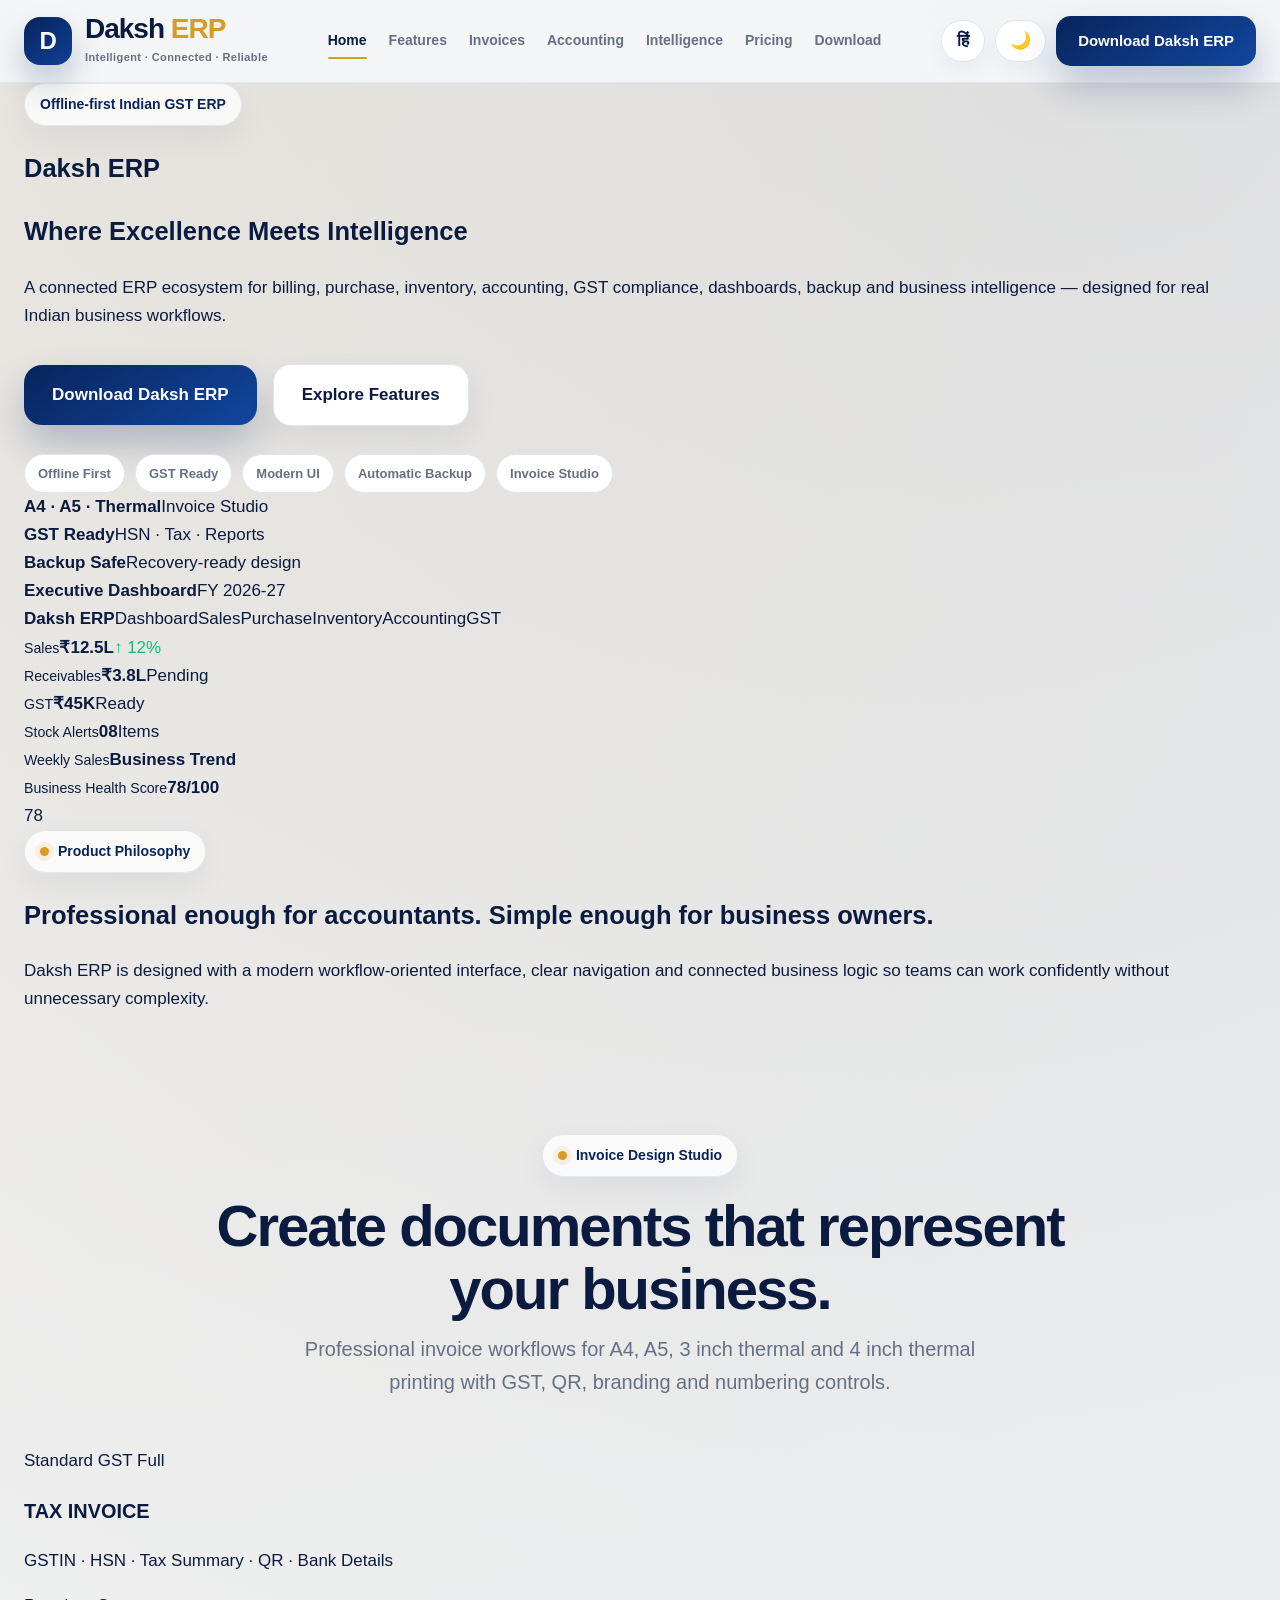
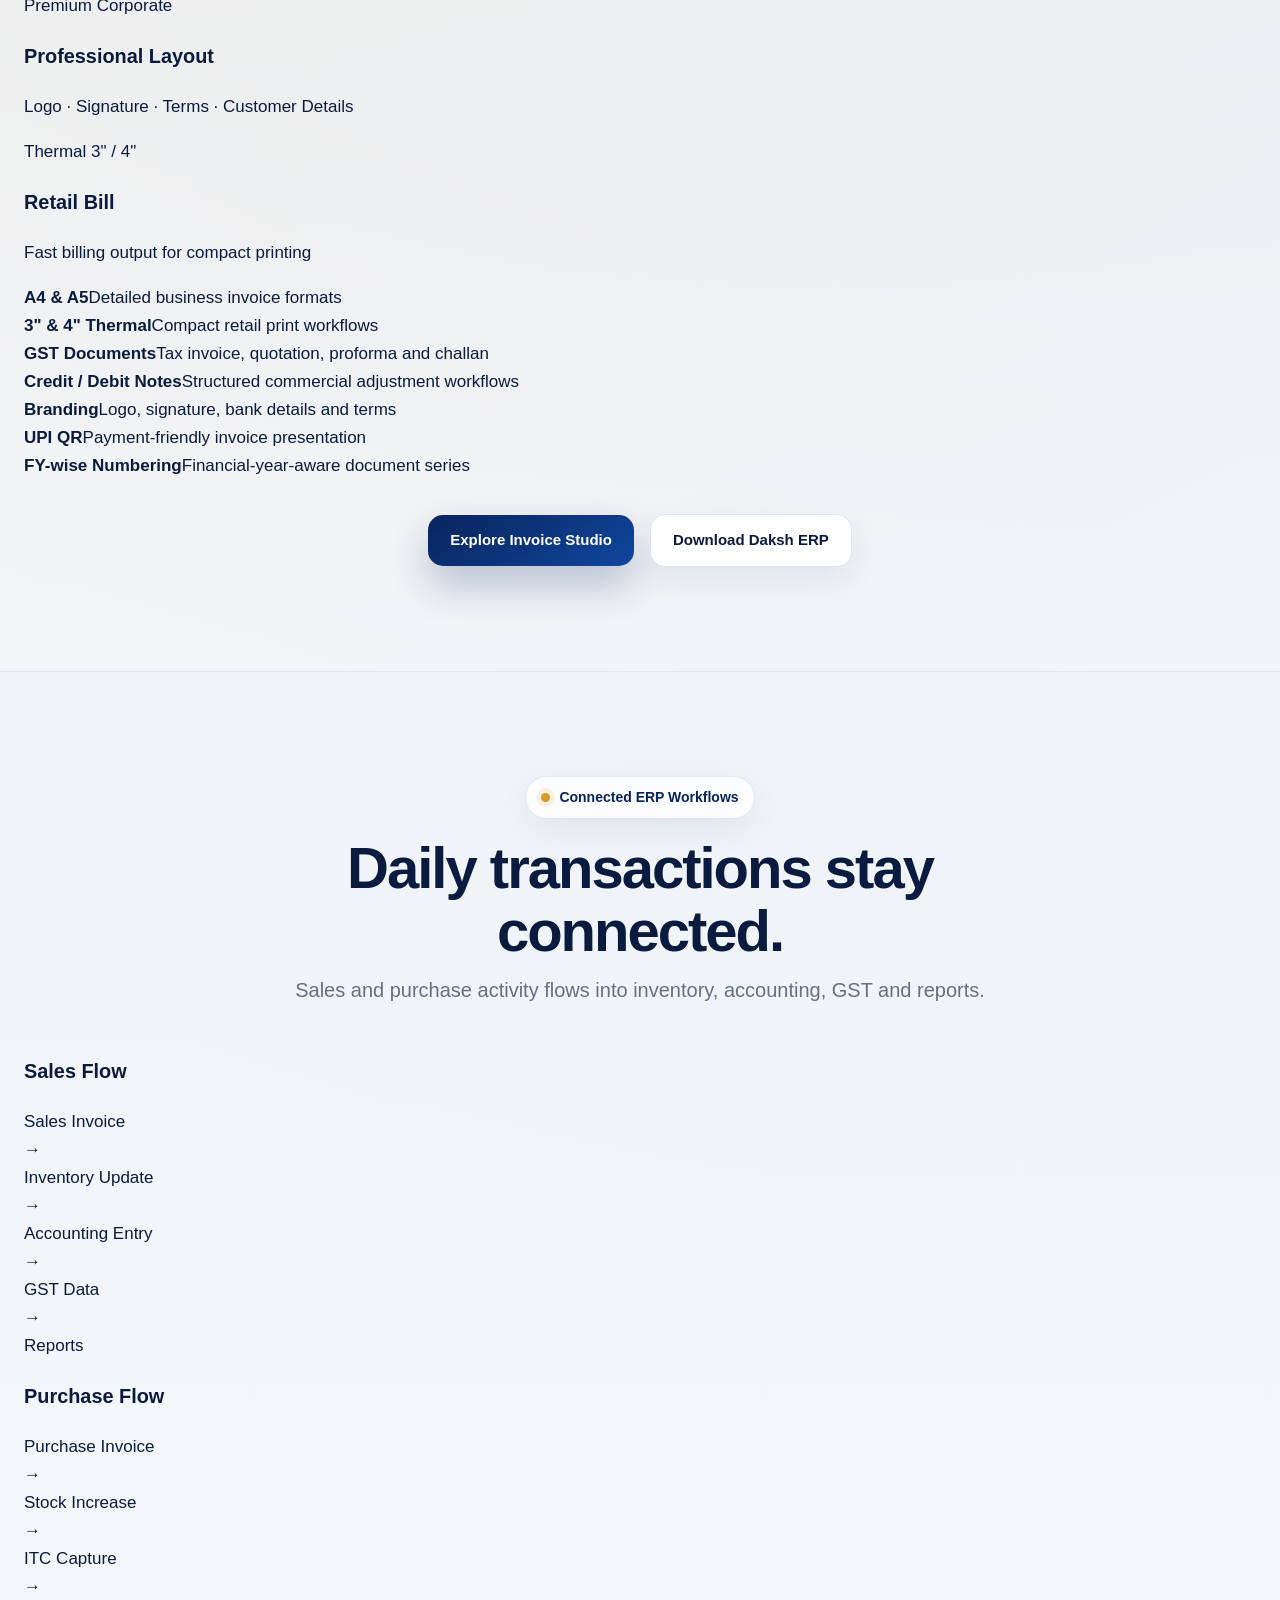
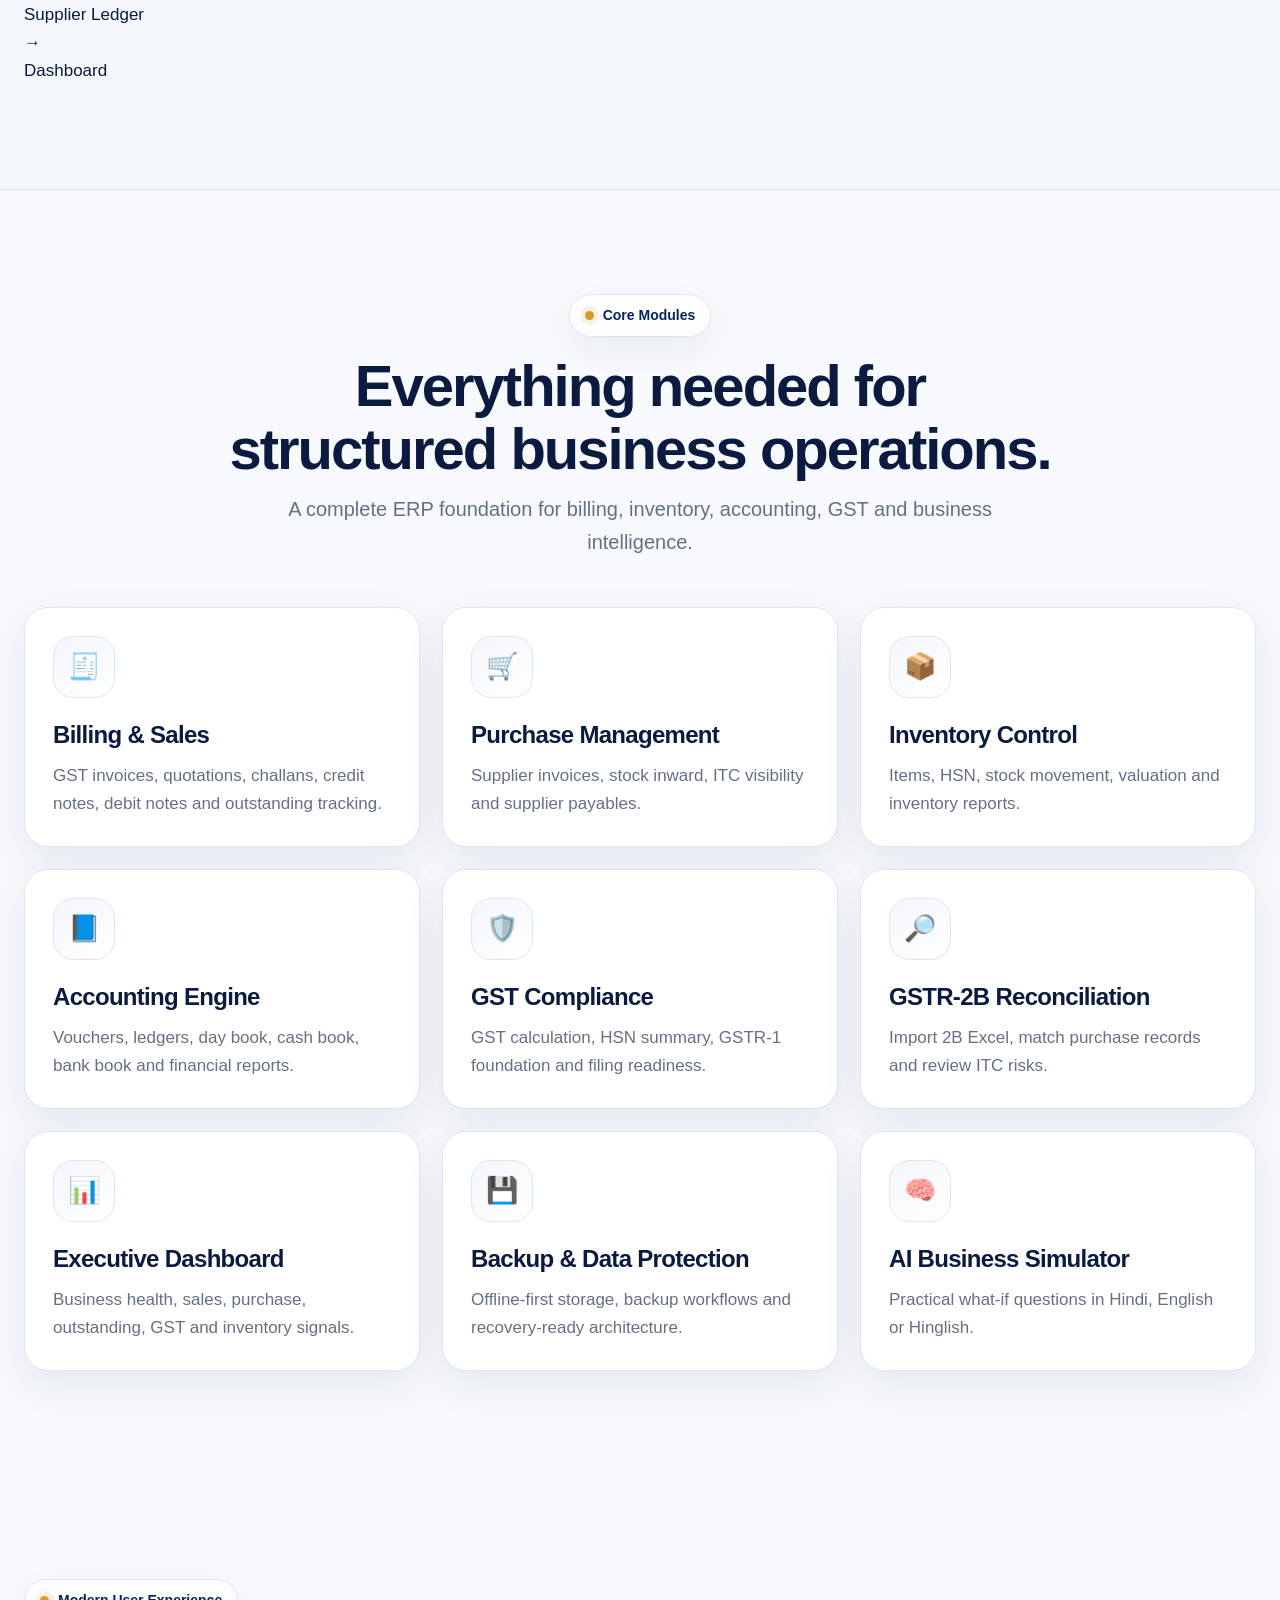
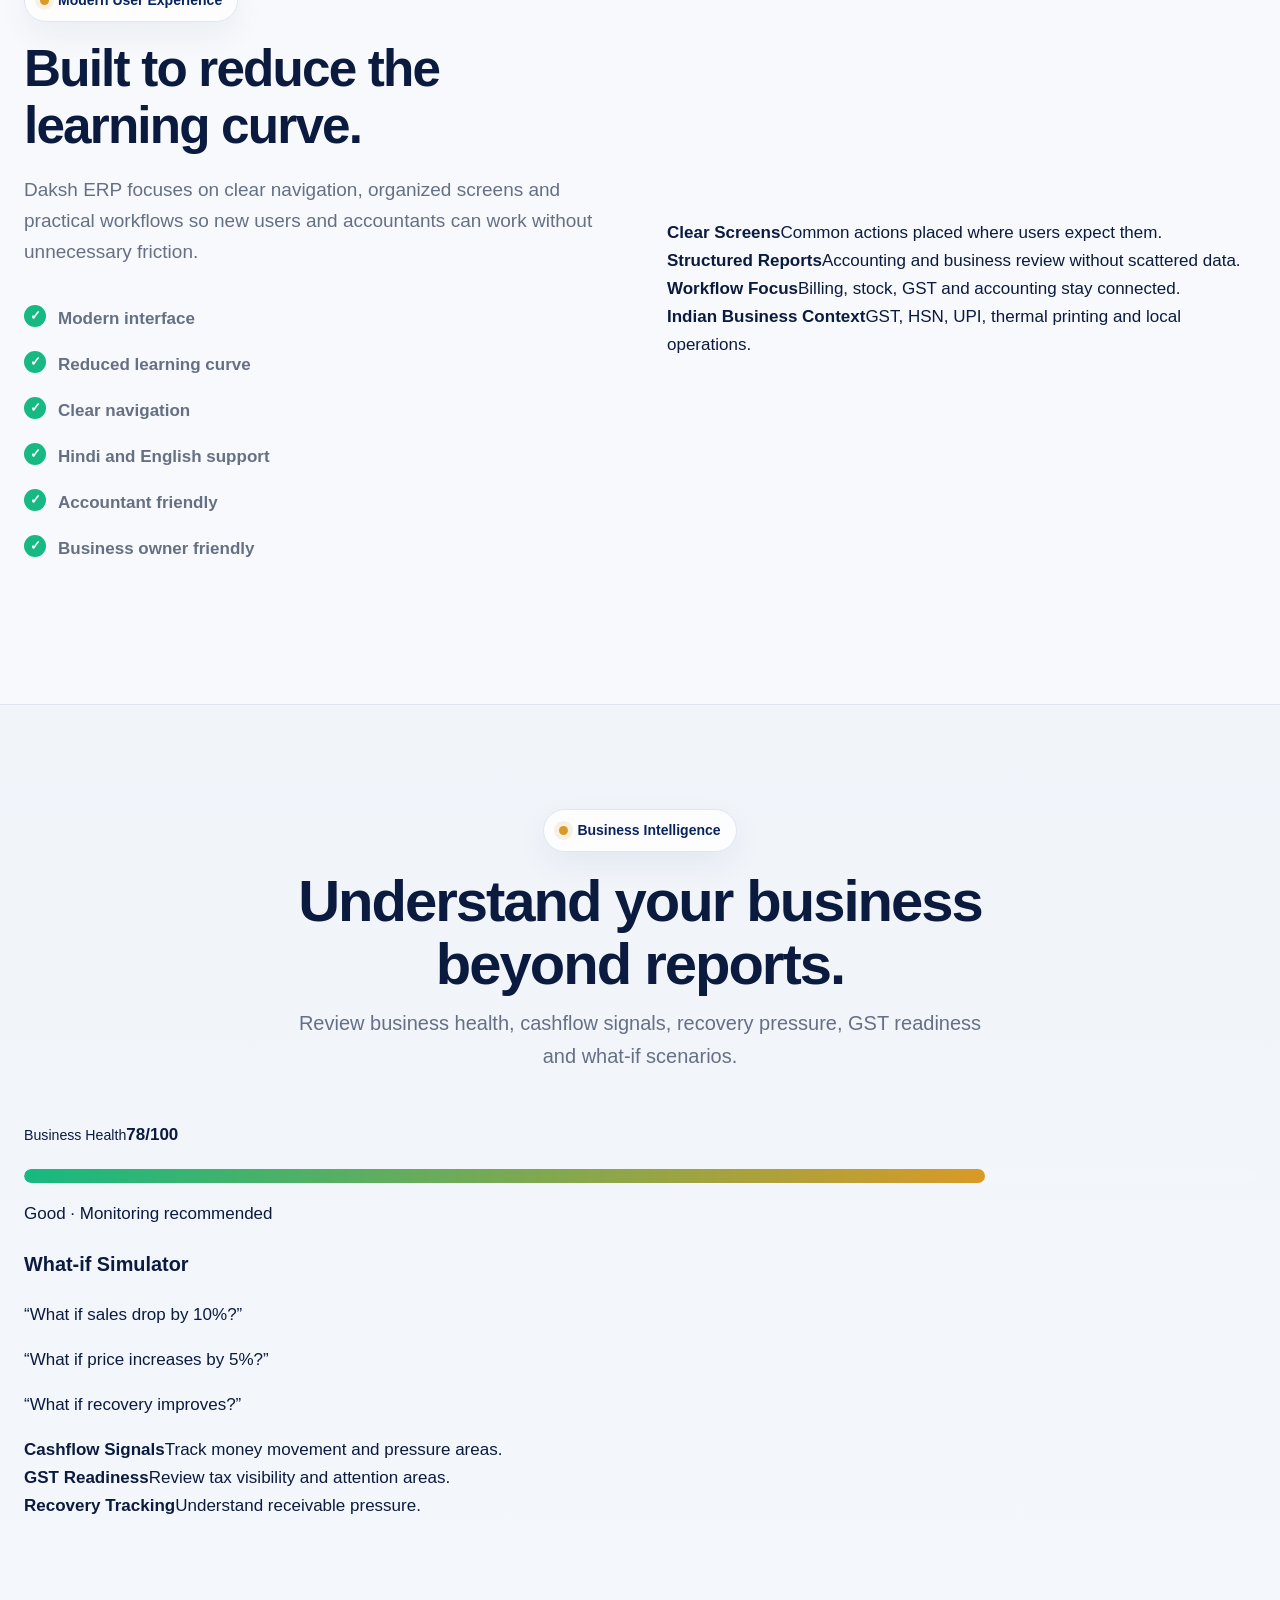
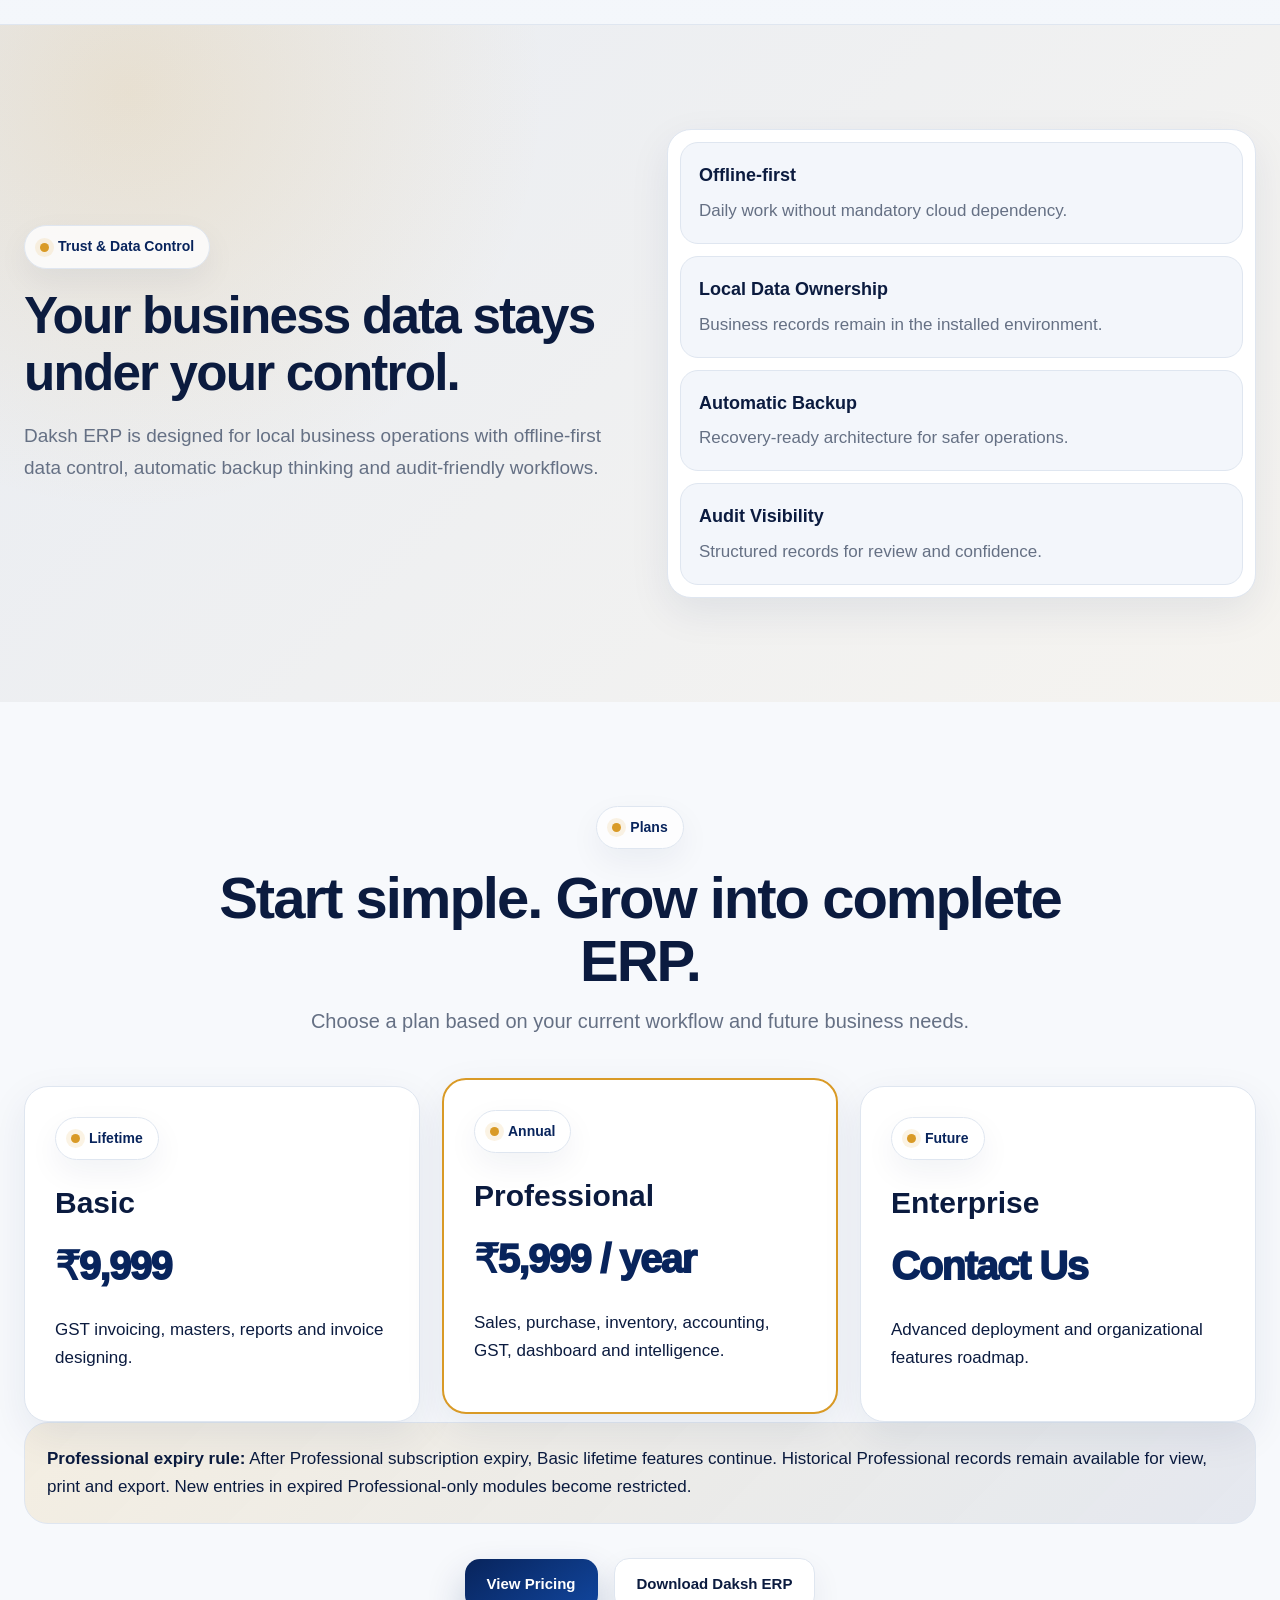
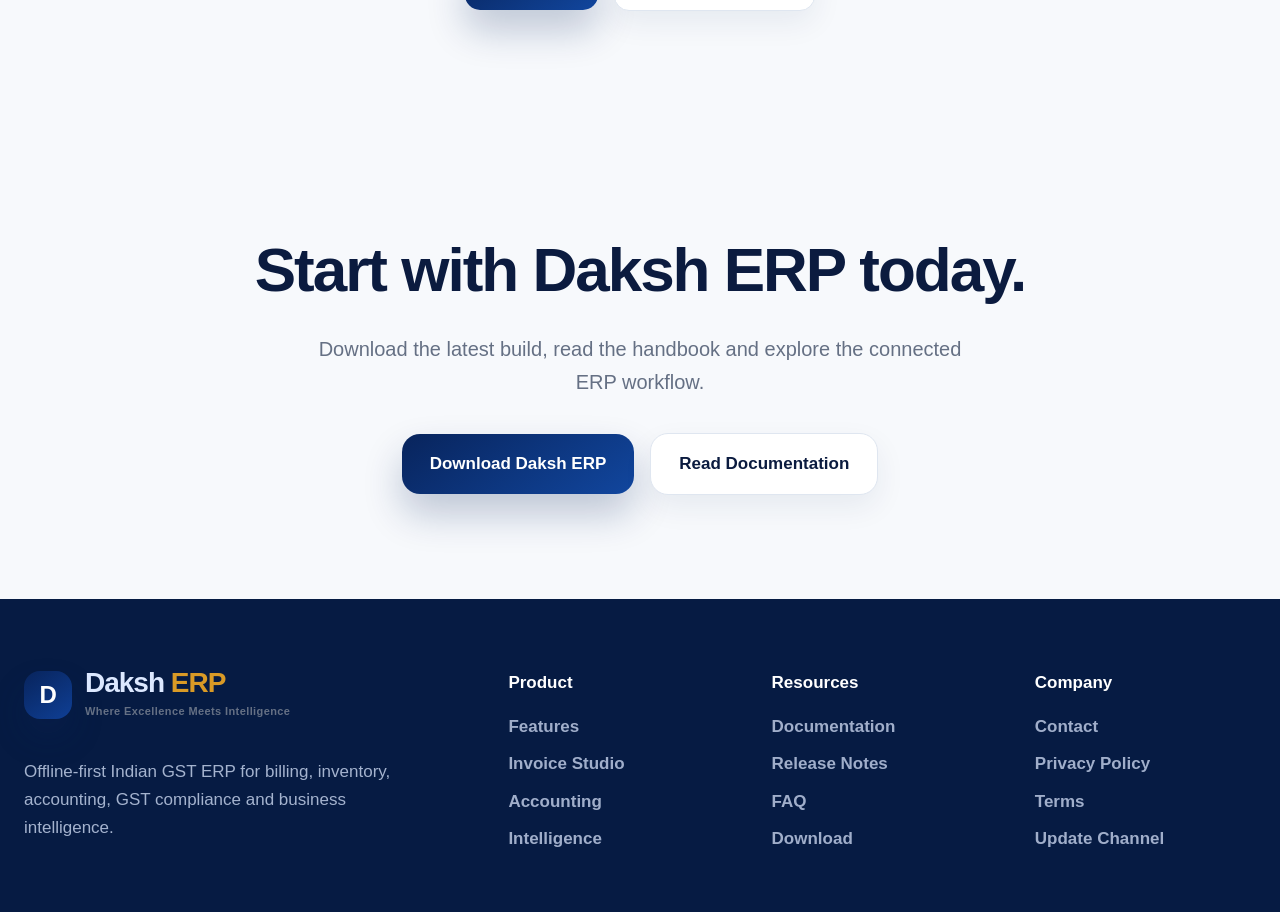
<file: index.html>
<!doctype html>
<html lang="en" data-theme="light">
<head>
  <meta charset="utf-8">
  <meta name="viewport" content="width=device-width,initial-scale=1">
  <title>Daksh ERP — Where Excellence Meets Intelligence</title>
  <meta name="description" content="Daksh ERP is a modern offline-first Indian GST ERP for billing, invoices, inventory, accounting, GST compliance, backup and business intelligence.">
  <meta property="og:title" content="Daksh ERP — Where Excellence Meets Intelligence">
  <meta property="og:description" content="Offline-first Indian GST ERP for billing, inventory, accounting, GST compliance, backup and business intelligence.">
  <meta property="og:type" content="website">
  <link rel="stylesheet" href="assets/css/style.css">
</head>
<body>
<header class="site-header">
  <div class="container nav-shell">
    <a class="brand" href="index.html"><span class="brand-mark">D</span><span><strong>Daksh <em>ERP</em></strong><small>Intelligent · Connected · Reliable</small></span></a>
    <button class="mobile-menu-btn" id="mobileMenuButton">☰</button>
    <nav class="main-nav" id="mainNavigation">
      <a href="index.html" class="active">Home</a><a href="features.html">Features</a><a href="invoices.html">Invoices</a><a href="accounting.html">Accounting</a><a href="intelligence.html">Intelligence</a><a href="pricing.html">Pricing</a><a href="download.html">Download</a>
    </nav>
    <div class="nav-actions"><button class="chip-btn" id="languageToggle">हिन्दी</button><button class="chip-btn" id="themeToggle">🌙</button><a class="btn btn-primary nav-download" href="download.html">Download Daksh ERP</a></div>
  </div>
</header>
<main>
<section class="premium-hero">
  <div class="hero-orb hero-orb-one"></div><div class="hero-orb hero-orb-two"></div>
  <div class="container premium-hero-grid">
    <div class="premium-hero-copy fade-in-up">
      <div class="eyebrow">Offline-first Indian GST ERP</div>
      <h1>Daksh <span>ERP</span></h1>
      <h2>Where Excellence Meets Intelligence</h2>
      <p>A connected ERP ecosystem for billing, purchase, inventory, accounting, GST compliance, dashboards, backup and business intelligence — designed for real Indian business workflows.</p>
      <div class="hero-actions"><a class="btn btn-primary btn-large" href="download.html">Download Daksh ERP</a><a class="btn btn-outline btn-large" href="features.html">Explore Features</a></div>
      <div class="trust-badges"><span>Offline First</span><span>GST Ready</span><span>Modern UI</span><span>Automatic Backup</span><span>Invoice Studio</span></div>
    </div>
    <div class="premium-hero-visual fade-in-up delay-1">
      <div class="floating-chip invoice-chip"><strong>A4 · A5 · Thermal</strong><span>Invoice Studio</span></div>
      <div class="floating-chip gst-chip"><strong>GST Ready</strong><span>HSN · Tax · Reports</span></div>
      <div class="floating-chip backup-chip"><strong>Backup Safe</strong><span>Recovery-ready design</span></div>
      <div class="erp-window">
        <div class="erp-window-top"><div class="window-dots"><i></i><i></i><i></i></div><strong>Executive Dashboard</strong><span>FY 2026-27</span></div>
        <div class="erp-dashboard-layout">
          <aside class="erp-side"><b>Daksh ERP</b><span>Dashboard</span><span>Sales</span><span>Purchase</span><span>Inventory</span><span>Accounting</span><span>GST</span></aside>
          <section class="erp-main">
            <div class="mini-kpi-grid"><div class="mini-kpi"><small>Sales</small><strong>₹12.5L</strong><span class="positive">↑ 12%</span></div><div class="mini-kpi"><small>Receivables</small><strong>₹3.8L</strong><span>Pending</span></div><div class="mini-kpi"><small>GST</small><strong>₹45K</strong><span>Ready</span></div><div class="mini-kpi"><small>Stock Alerts</small><strong>08</strong><span>Items</span></div></div>
            <div class="analytics-card"><div><small>Weekly Sales</small><b>Business Trend</b></div><div class="hero-bars"><i style="height:40%"></i><i style="height:64%"></i><i style="height:52%"></i><i style="height:82%"></i><i style="height:74%"></i><i style="height:96%"></i><i style="height:78%"></i></div></div>
            <div class="business-health-card"><div><small>Business Health Score</small><strong>78/100</strong></div><div class="health-ring">78</div></div>
          </section>
        </div>
      </div>
    </div>
  </div>
</section>

<section class="premium-philosophy"><div class="container"><div class="philosophy-card fade-in-up"><span class="section-tag">Product Philosophy</span><h2>Professional enough for accountants. Simple enough for business owners.</h2><p>Daksh ERP is designed with a modern workflow-oriented interface, clear navigation and connected business logic so teams can work confidently without unnecessary complexity.</p></div></div></section>

<section class="section premium-invoice-showcase">
  <div class="container">
    <div class="section-heading"><span class="section-tag">Invoice Design Studio</span><h2>Create documents that represent your business.</h2><p>Professional invoice workflows for A4, A5, 3 inch thermal and 4 inch thermal printing with GST, QR, branding and numbering controls.</p></div>
    <div class="invoice-studio-grid">
      <div class="invoice-gallery">
        <article class="invoice-card-preview invoice-a4"><span>Standard GST Full</span><h3>TAX INVOICE</h3><p>GSTIN · HSN · Tax Summary · QR · Bank Details</p><div class="invoice-lines"><i></i><i></i><i></i><i></i></div></article>
        <article class="invoice-card-preview invoice-premium"><span>Premium Corporate</span><h3>Professional Layout</h3><p>Logo · Signature · Terms · Customer Details</p><div class="invoice-lines"><i></i><i></i><i></i></div></article>
        <article class="invoice-card-preview invoice-thermal"><span>Thermal 3&quot; / 4&quot;</span><h3>Retail Bill</h3><p>Fast billing output for compact printing</p><div class="invoice-lines"><i></i><i></i></div></article>
      </div>
      <div class="invoice-feature-list"><div><strong>A4 & A5</strong><span>Detailed business invoice formats</span></div><div><strong>3&quot; & 4&quot; Thermal</strong><span>Compact retail print workflows</span></div><div><strong>GST Documents</strong><span>Tax invoice, quotation, proforma and challan</span></div><div><strong>Credit / Debit Notes</strong><span>Structured commercial adjustment workflows</span></div><div><strong>Branding</strong><span>Logo, signature, bank details and terms</span></div><div><strong>UPI QR</strong><span>Payment-friendly invoice presentation</span></div><div><strong>FY-wise Numbering</strong><span>Financial-year-aware document series</span></div></div>
    </div>
    <div class="hero-actions center"><a class="btn btn-primary" href="invoices.html">Explore Invoice Studio</a><a class="btn btn-outline" href="download.html">Download Daksh ERP</a></div>
  </div>
</section>

<section class="section soft"><div class="container"><div class="section-heading"><span class="section-tag">Connected ERP Workflows</span><h2>Daily transactions stay connected.</h2><p>Sales and purchase activity flows into inventory, accounting, GST and reports.</p></div><div class="premium-workflow-grid"><article class="workflow-chain"><h3>Sales Flow</h3><div>Sales Invoice</div><b>→</b><div>Inventory Update</div><b>→</b><div>Accounting Entry</div><b>→</b><div>GST Data</div><b>→</b><div>Reports</div></article><article class="workflow-chain"><h3>Purchase Flow</h3><div>Purchase Invoice</div><b>→</b><div>Stock Increase</div><b>→</b><div>ITC Capture</div><b>→</b><div>Supplier Ledger</div><b>→</b><div>Dashboard</div></article></div></div></section>

<section class="section"><div class="container"><div class="section-heading"><span class="section-tag">Core Modules</span><h2>Everything needed for structured business operations.</h2><p>A complete ERP foundation for billing, inventory, accounting, GST and business intelligence.</p></div><div class="card-grid three">
<article class="feature-card"><div class="icon">🧾</div><h3>Billing & Sales</h3><p>GST invoices, quotations, challans, credit notes, debit notes and outstanding tracking.</p></article>
<article class="feature-card"><div class="icon">🛒</div><h3>Purchase Management</h3><p>Supplier invoices, stock inward, ITC visibility and supplier payables.</p></article>
<article class="feature-card"><div class="icon">📦</div><h3>Inventory Control</h3><p>Items, HSN, stock movement, valuation and inventory reports.</p></article>
<article class="feature-card"><div class="icon">📘</div><h3>Accounting Engine</h3><p>Vouchers, ledgers, day book, cash book, bank book and financial reports.</p></article>
<article class="feature-card"><div class="icon">🛡️</div><h3>GST Compliance</h3><p>GST calculation, HSN summary, GSTR-1 foundation and filing readiness.</p></article>
<article class="feature-card"><div class="icon">🔎</div><h3>GSTR-2B Reconciliation</h3><p>Import 2B Excel, match purchase records and review ITC risks.</p></article>
<article class="feature-card"><div class="icon">📊</div><h3>Executive Dashboard</h3><p>Business health, sales, purchase, outstanding, GST and inventory signals.</p></article>
<article class="feature-card"><div class="icon">💾</div><h3>Backup & Data Protection</h3><p>Offline-first storage, backup workflows and recovery-ready architecture.</p></article>
<article class="feature-card"><div class="icon">🧠</div><h3>AI Business Simulator</h3><p>Practical what-if questions in Hindi, English or Hinglish.</p></article>
</div></div></section>

<section class="section premium-ux-section"><div class="container split-grid"><div><span class="section-tag">Modern User Experience</span><h2>Built to reduce the learning curve.</h2><p>Daksh ERP focuses on clear navigation, organized screens and practical workflows so new users and accountants can work without unnecessary friction.</p><ul class="tick-list"><li>Modern interface</li><li>Reduced learning curve</li><li>Clear navigation</li><li>Hindi and English support</li><li>Accountant friendly</li><li>Business owner friendly</li></ul></div><div class="ux-panel"><div><strong>Clear Screens</strong><span>Common actions placed where users expect them.</span></div><div><strong>Structured Reports</strong><span>Accounting and business review without scattered data.</span></div><div><strong>Workflow Focus</strong><span>Billing, stock, GST and accounting stay connected.</span></div><div><strong>Indian Business Context</strong><span>GST, HSN, UPI, thermal printing and local operations.</span></div></div></div></section>

<section class="section soft"><div class="container"><div class="section-heading"><span class="section-tag">Business Intelligence</span><h2>Understand your business beyond reports.</h2><p>Review business health, cashflow signals, recovery pressure, GST readiness and what-if scenarios.</p></div><div class="intelligence-grid"><div class="intel-score-card"><small>Business Health</small><strong>78/100</strong><div class="health-bar"><span></span></div><p>Good · Monitoring recommended</p></div><div class="scenario-card"><h3>What-if Simulator</h3><p>“What if sales drop by 10%?”</p><p>“What if price increases by 5%?”</p><p>“What if recovery improves?”</p></div><div class="signal-card"><strong>Cashflow Signals</strong><span>Track money movement and pressure areas.</span></div><div class="signal-card"><strong>GST Readiness</strong><span>Review tax visibility and attention areas.</span></div><div class="signal-card"><strong>Recovery Tracking</strong><span>Understand receivable pressure.</span></div></div></div></section>

<section class="section trust-section"><div class="container split-grid"><div><span class="section-tag">Trust & Data Control</span><h2>Your business data stays under your control.</h2><p>Daksh ERP is designed for local business operations with offline-first data control, automatic backup thinking and audit-friendly workflows.</p></div><div class="trust-panel"><div><strong>Offline-first</strong><span>Daily work without mandatory cloud dependency.</span></div><div><strong>Local Data Ownership</strong><span>Business records remain in the installed environment.</span></div><div><strong>Automatic Backup</strong><span>Recovery-ready architecture for safer operations.</span></div><div><strong>Audit Visibility</strong><span>Structured records for review and confidence.</span></div></div></div></section>

<section class="section pricing-preview-section"><div class="container"><div class="section-heading"><span class="section-tag">Plans</span><h2>Start simple. Grow into complete ERP.</h2><p>Choose a plan based on your current workflow and future business needs.</p></div><div class="price-grid"><article class="price-card"><span class="section-tag">Lifetime</span><h3>Basic</h3><div class="price">₹9,999</div><p>GST invoicing, masters, reports and invoice designing.</p></article><article class="price-card highlight"><span class="section-tag">Annual</span><h3>Professional</h3><div class="price">₹5,999 / year</div><p>Sales, purchase, inventory, accounting, GST, dashboard and intelligence.</p></article><article class="price-card"><span class="section-tag">Future</span><h3>Enterprise</h3><div class="price">Contact Us</div><p>Advanced deployment and organizational features roadmap.</p></article></div><div class="notice-box plan-note"><strong>Professional expiry rule:</strong> After Professional subscription expiry, Basic lifetime features continue. Historical Professional records remain available for view, print and export. New entries in expired Professional-only modules become restricted.</div><div class="hero-actions center"><a class="btn btn-primary" href="pricing.html">View Pricing</a><a class="btn btn-outline" href="download.html">Download Daksh ERP</a></div></div></section>

<section class="section cta-section"><div class="container"><h2>Start with Daksh ERP today.</h2><p>Download the latest build, read the handbook and explore the connected ERP workflow.</p><div class="hero-actions center"><a class="btn btn-primary btn-large" href="download.html">Download Daksh ERP</a><a class="btn btn-outline btn-large" href="documentation.html">Read Documentation</a></div></div></section>
</main>
<footer class="site-footer"><div class="container footer-grid"><div><a class="brand footer-brand" href="index.html"><span class="brand-mark">D</span><span><strong>Daksh <em>ERP</em></strong><small>Where Excellence Meets Intelligence</small></span></a><p>Offline-first Indian GST ERP for billing, inventory, accounting, GST compliance and business intelligence.</p></div><div><h4>Product</h4><a href="features.html">Features</a><a href="invoices.html">Invoice Studio</a><a href="accounting.html">Accounting</a><a href="intelligence.html">Intelligence</a></div><div><h4>Resources</h4><a href="documentation.html">Documentation</a><a href="releases.html">Release Notes</a><a href="faq.html">FAQ</a><a href="download.html">Download</a></div><div><h4>Company</h4><a href="contact.html">Contact</a><a href="privacy.html">Privacy Policy</a><a href="terms.html">Terms</a><a href="updates/version.json">Update Channel</a></div></div></footer>
<script src="assets/js/app.js"></script>
</body>
</html>
</file>
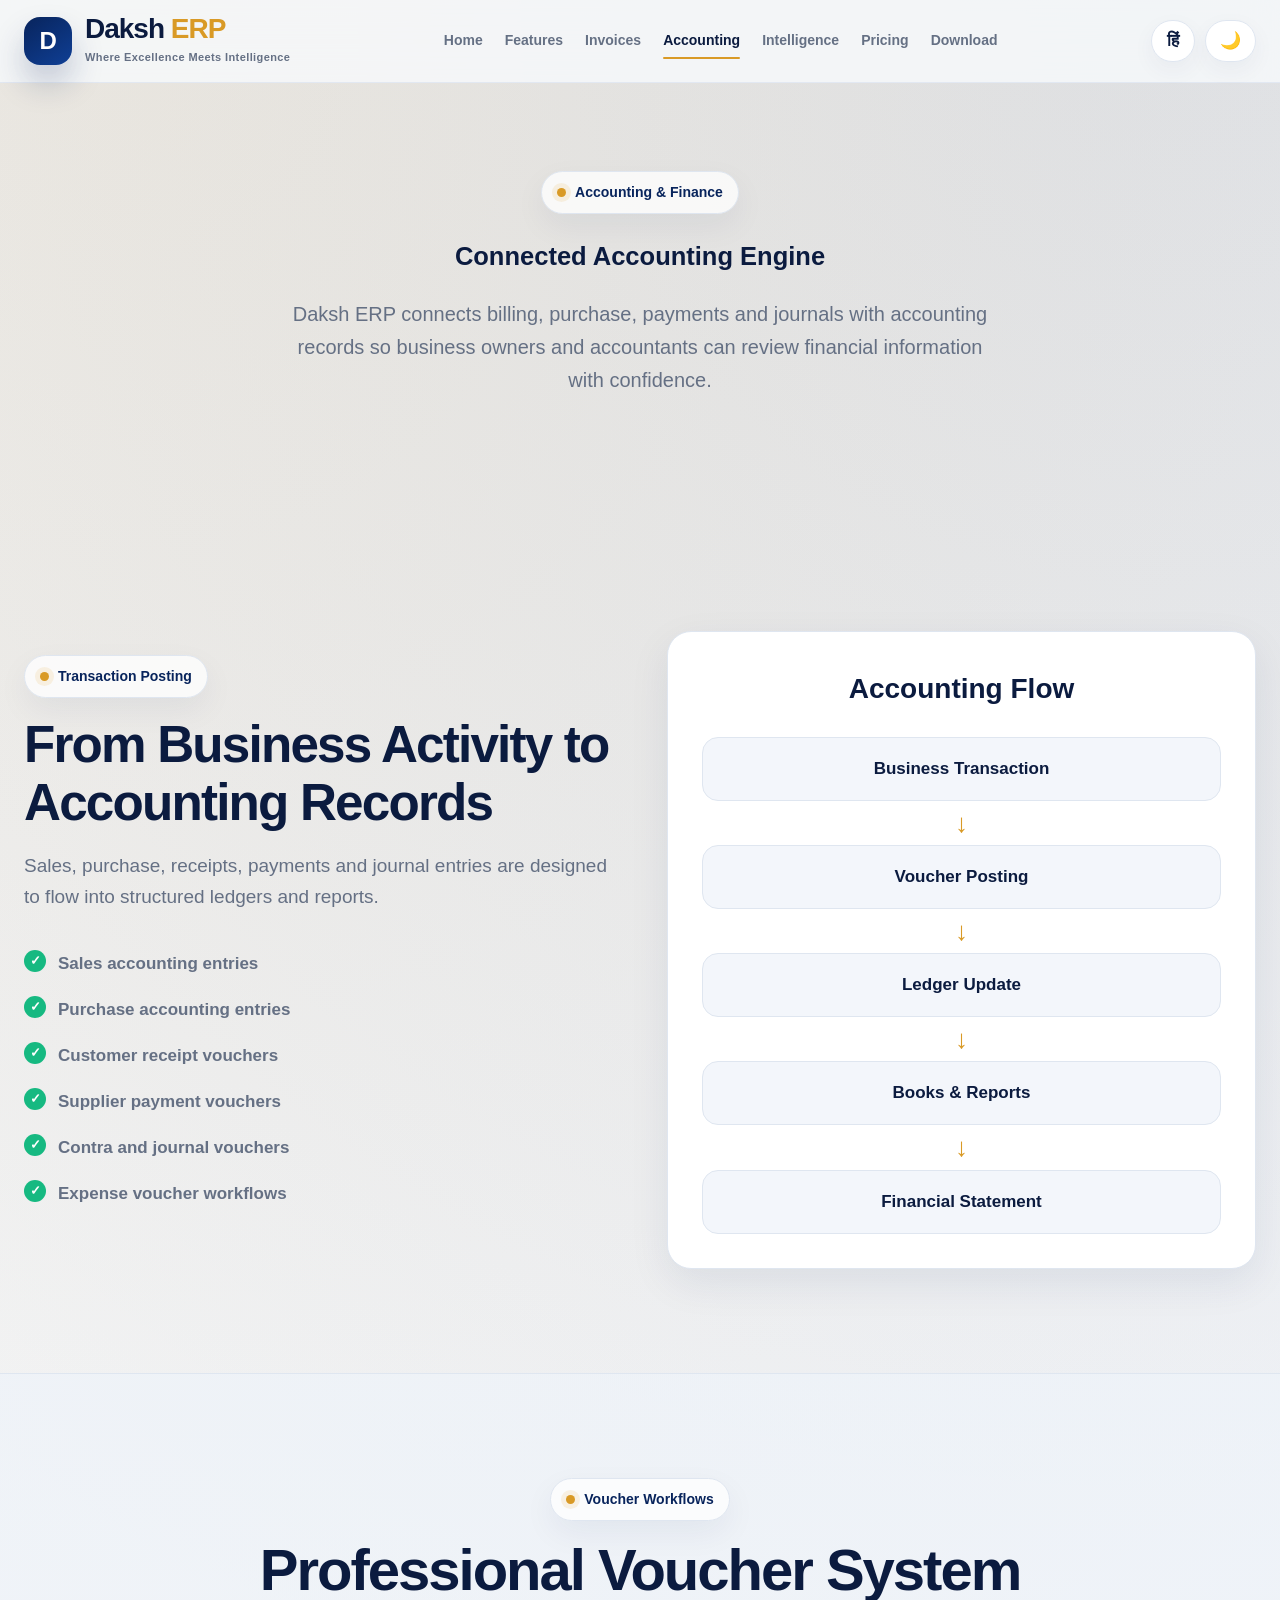
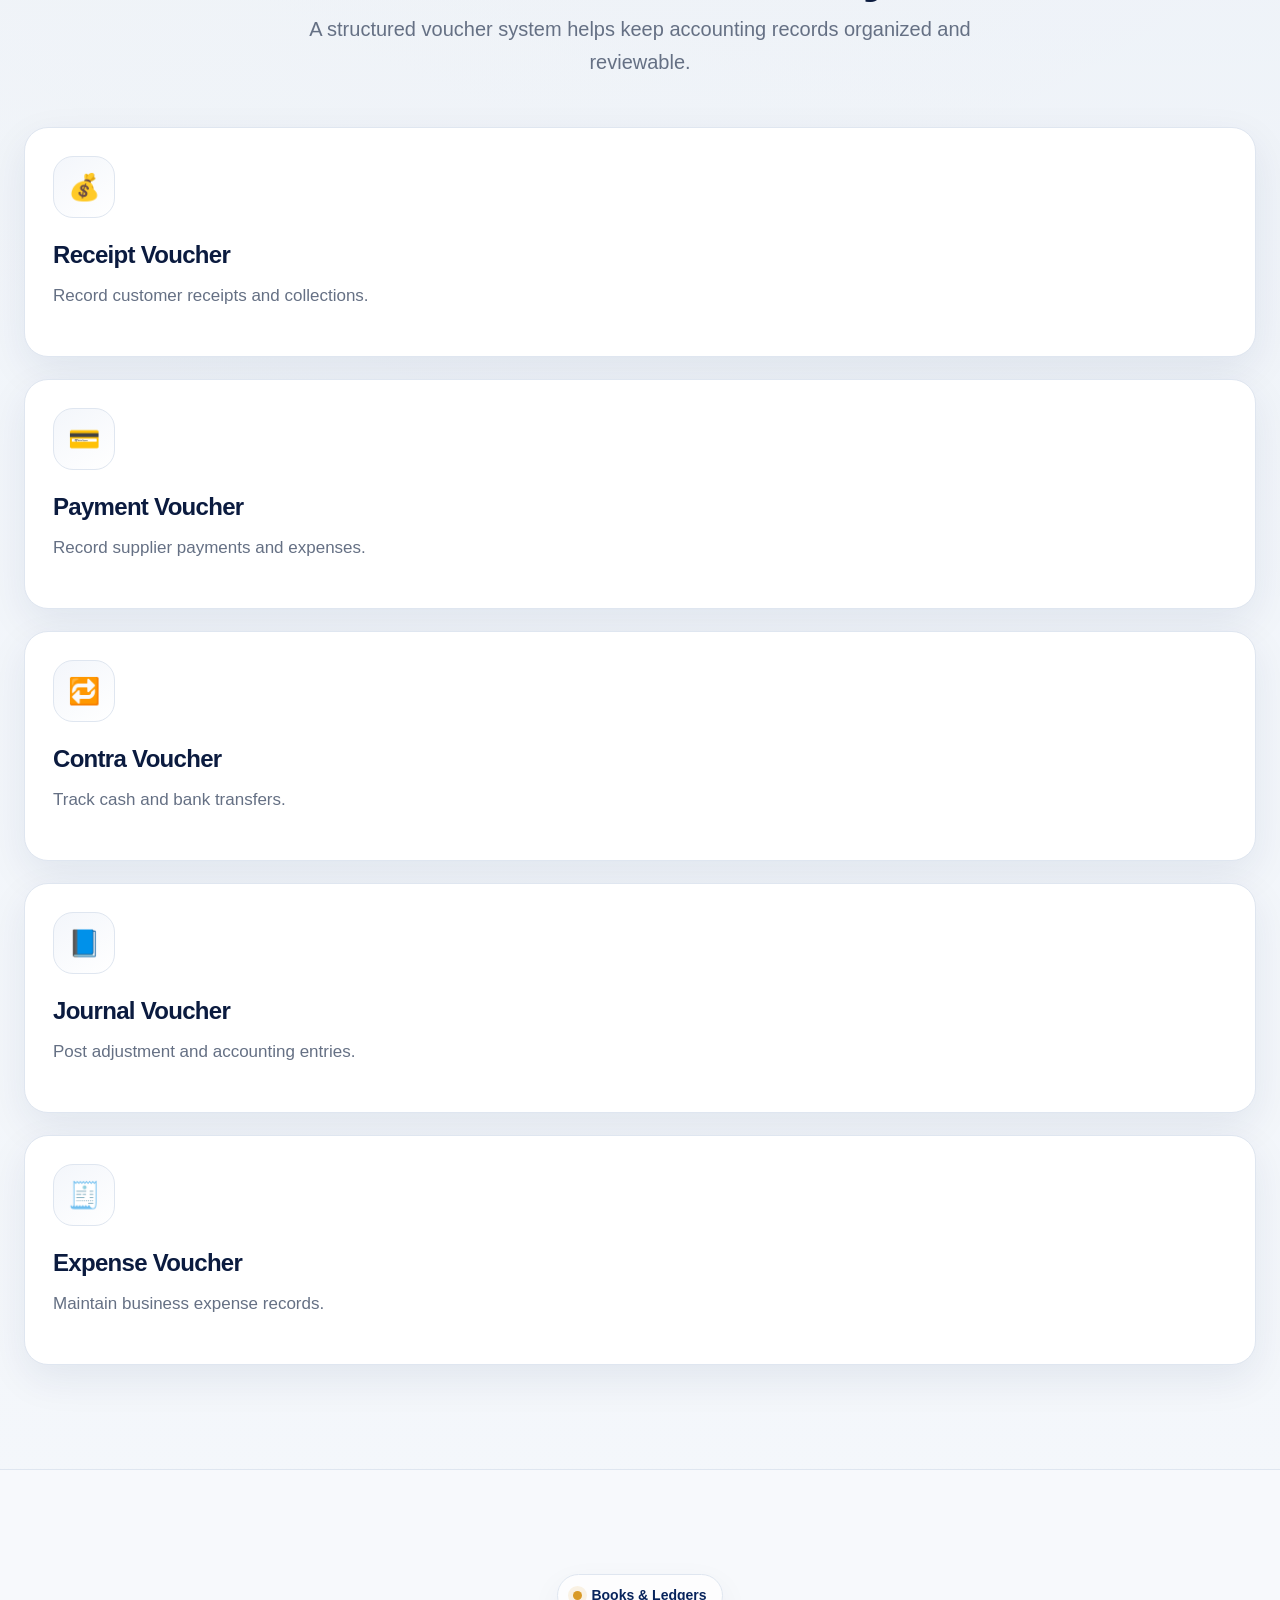
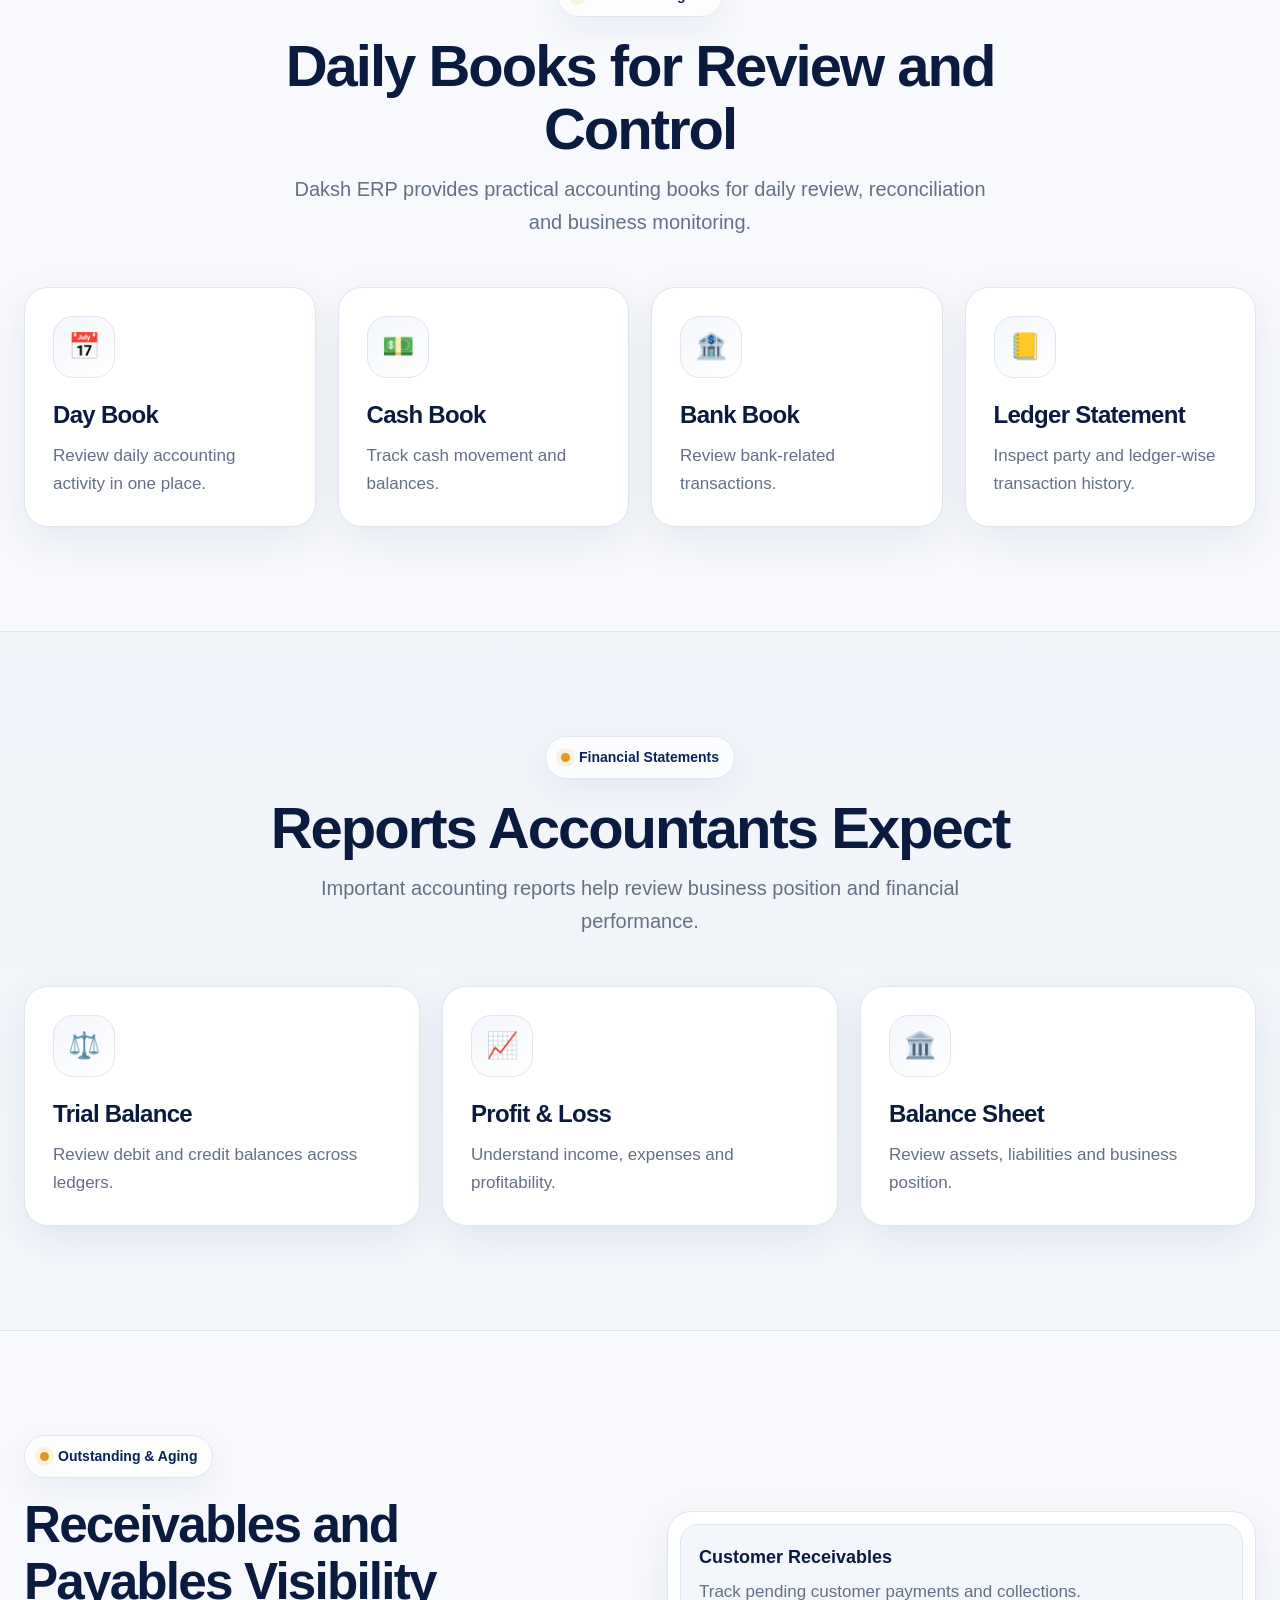
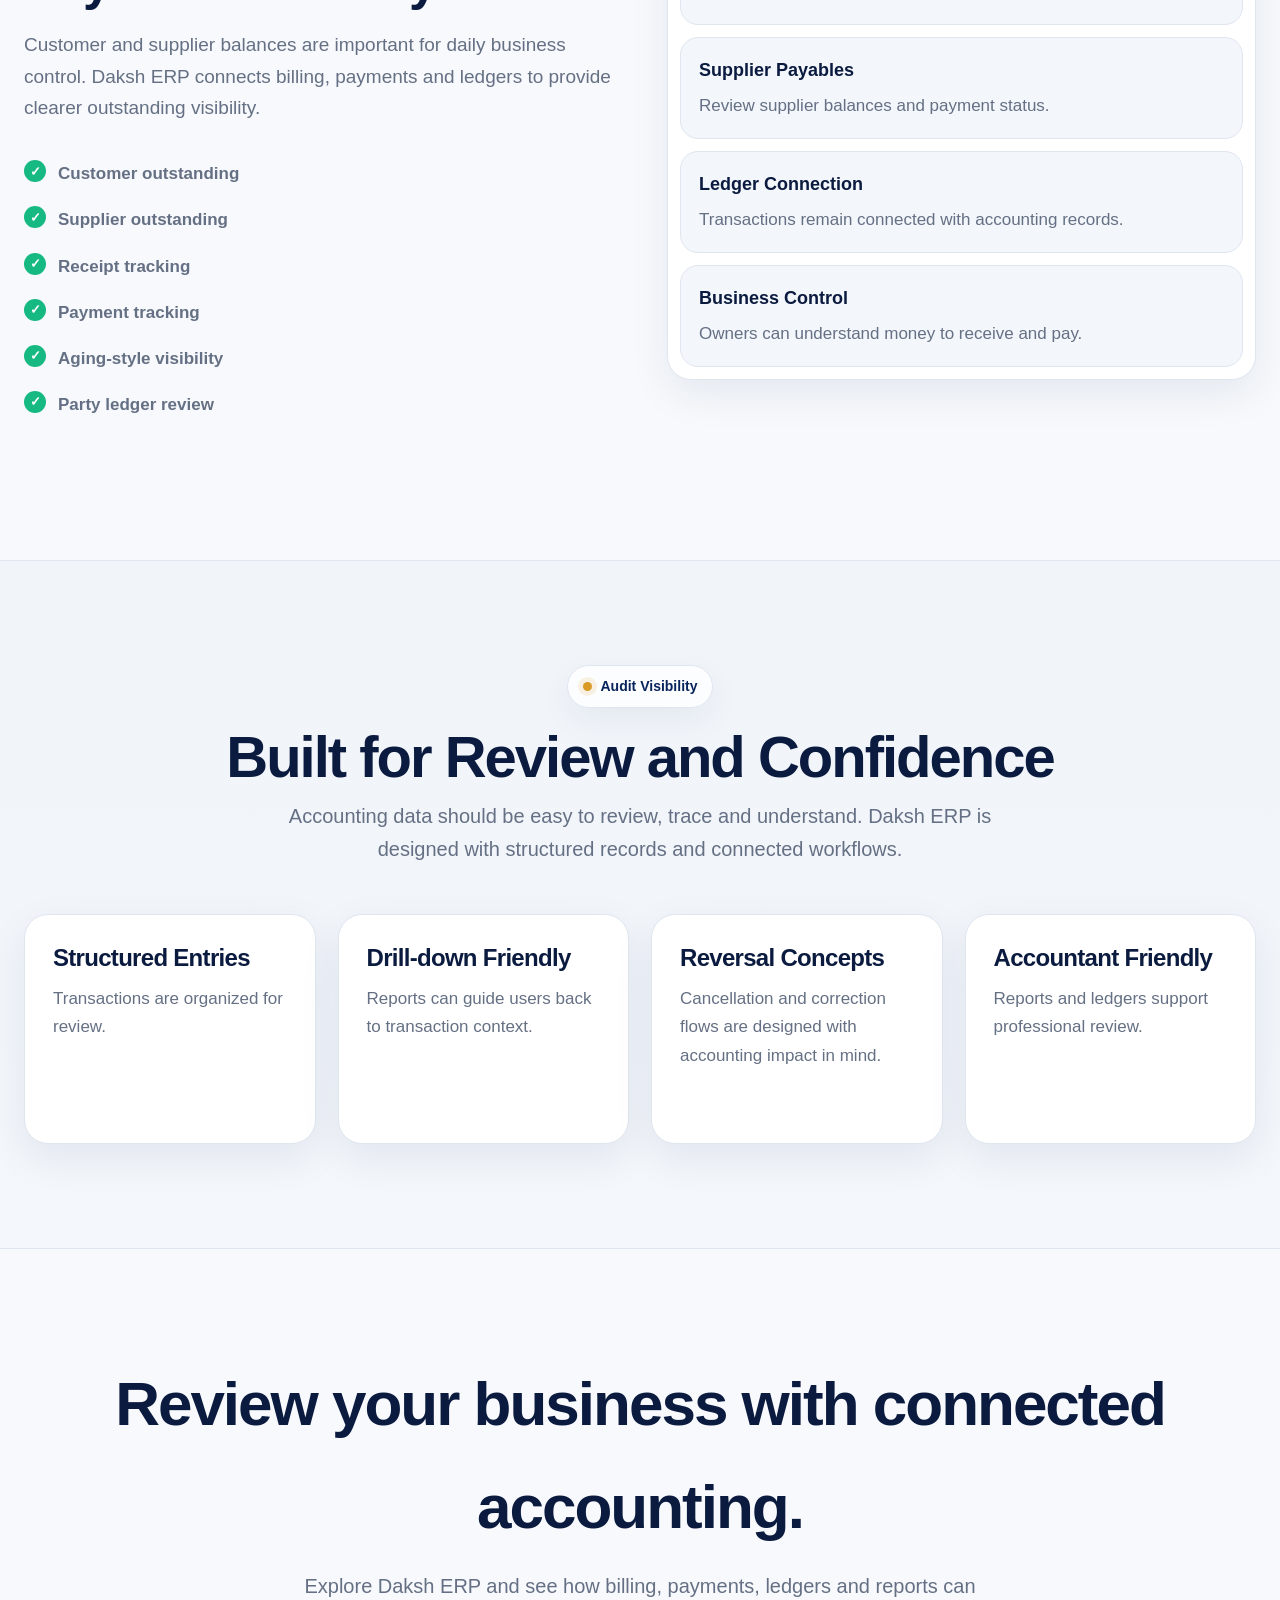
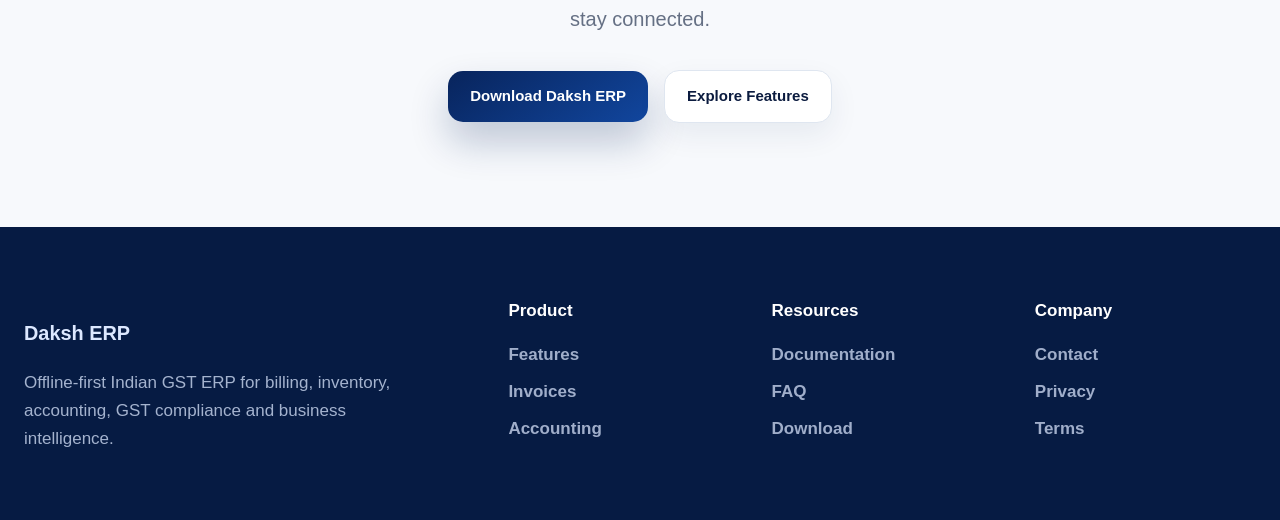
<file: accounting.html>
<!doctype html>
<html lang="en" data-theme="light">

<head>
<meta charset="utf-8">
<meta name="viewport" content="width=device-width, initial-scale=1">

<title>Accounting & Finance | Daksh ERP</title>

<meta
name="description"
content="Daksh ERP connected accounting engine with vouchers, ledgers, day book, cash book, bank book, trial balance, profit and loss, balance sheet and outstanding reports.">

<link rel="stylesheet" href="assets/css/style.css">
</head>

<body>

<header class="site-header">
<div class="container nav-shell">

<a class="brand" href="index.html">
<span class="brand-mark">D</span>
<span>
<strong>Daksh <em>ERP</em></strong>
<small>Where Excellence Meets Intelligence</small>
</span>
</a>

<button class="mobile-menu-btn" id="mobileMenuButton">☰</button>

<nav class="main-nav" id="mainNavigation">
<a href="index.html">Home</a>
<a href="features.html">Features</a>
<a href="invoices.html">Invoices</a>
<a href="accounting.html" class="active">Accounting</a>
<a href="intelligence.html">Intelligence</a>
<a href="pricing.html">Pricing</a>
<a href="download.html">Download</a>
</nav>

<div class="nav-actions">
<button id="languageToggle" class="chip-btn">हिन्दी</button>
<button id="themeToggle" class="chip-btn">🌙</button>
</div>

</div>
</header>

<main>

<section class="hero-section">
<div class="container">
<div class="section-heading">
<span class="section-tag">Accounting & Finance</span>
<h1>Connected Accounting Engine</h1>
<p>
Daksh ERP connects billing, purchase, payments and journals with accounting records so business owners and accountants can review financial information with confidence.
</p>
</div>
</div>
</section>

<section class="section">
<div class="container split-grid">

<div>
<span class="section-tag">Transaction Posting</span>
<h2>From Business Activity to Accounting Records</h2>
<p>
Sales, purchase, receipts, payments and journal entries are designed to flow into structured ledgers and reports.
</p>

<ul class="tick-list">
<li>Sales accounting entries</li>
<li>Purchase accounting entries</li>
<li>Customer receipt vouchers</li>
<li>Supplier payment vouchers</li>
<li>Contra and journal vouchers</li>
<li>Expense voucher workflows</li>
</ul>
</div>

<div class="workflow-card">
<h3>Accounting Flow</h3>
<div class="flow-step">Business Transaction</div>
<b>↓</b>
<div class="flow-step">Voucher Posting</div>
<b>↓</b>
<div class="flow-step">Ledger Update</div>
<b>↓</b>
<div class="flow-step">Books & Reports</div>
<b>↓</b>
<div class="flow-step">Financial Statement</div>
</div>

</div>
</section>

<section class="section soft">
<div class="container">

<div class="section-heading">
<span class="section-tag">Voucher Workflows</span>
<h2>Professional Voucher System</h2>
<p>
A structured voucher system helps keep accounting records organized and reviewable.
</p>
</div>

<div class="card-grid five">
<div class="feature-card"><div class="icon">💰</div><h3>Receipt Voucher</h3><p>Record customer receipts and collections.</p></div>
<div class="feature-card"><div class="icon">💳</div><h3>Payment Voucher</h3><p>Record supplier payments and expenses.</p></div>
<div class="feature-card"><div class="icon">🔁</div><h3>Contra Voucher</h3><p>Track cash and bank transfers.</p></div>
<div class="feature-card"><div class="icon">📘</div><h3>Journal Voucher</h3><p>Post adjustment and accounting entries.</p></div>
<div class="feature-card"><div class="icon">🧾</div><h3>Expense Voucher</h3><p>Maintain business expense records.</p></div>
</div>

</div>
</section>

<section class="section">
<div class="container">

<div class="section-heading">
<span class="section-tag">Books & Ledgers</span>
<h2>Daily Books for Review and Control</h2>
<p>
Daksh ERP provides practical accounting books for daily review, reconciliation and business monitoring.
</p>
</div>

<div class="card-grid four">

<div class="feature-card">
<div class="icon">📅</div>
<h3>Day Book</h3>
<p>Review daily accounting activity in one place.</p>
</div>

<div class="feature-card">
<div class="icon">💵</div>
<h3>Cash Book</h3>
<p>Track cash movement and balances.</p>
</div>

<div class="feature-card">
<div class="icon">🏦</div>
<h3>Bank Book</h3>
<p>Review bank-related transactions.</p>
</div>

<div class="feature-card">
<div class="icon">📒</div>
<h3>Ledger Statement</h3>
<p>Inspect party and ledger-wise transaction history.</p>
</div>

</div>

</div>
</section>

<section class="section soft">
<div class="container">

<div class="section-heading">
<span class="section-tag">Financial Statements</span>
<h2>Reports Accountants Expect</h2>
<p>
Important accounting reports help review business position and financial performance.
</p>
</div>

<div class="card-grid three">

<div class="feature-card">
<div class="icon">⚖️</div>
<h3>Trial Balance</h3>
<p>Review debit and credit balances across ledgers.</p>
</div>

<div class="feature-card">
<div class="icon">📈</div>
<h3>Profit & Loss</h3>
<p>Understand income, expenses and profitability.</p>
</div>

<div class="feature-card">
<div class="icon">🏛️</div>
<h3>Balance Sheet</h3>
<p>Review assets, liabilities and business position.</p>
</div>

</div>

</div>
</section>

<section class="section">
<div class="container split-grid">

<div>
<span class="section-tag">Outstanding & Aging</span>
<h2>Receivables and Payables Visibility</h2>
<p>
Customer and supplier balances are important for daily business control. Daksh ERP connects billing, payments and ledgers to provide clearer outstanding visibility.
</p>

<ul class="tick-list">
<li>Customer outstanding</li>
<li>Supplier outstanding</li>
<li>Receipt tracking</li>
<li>Payment tracking</li>
<li>Aging-style visibility</li>
<li>Party ledger review</li>
</ul>
</div>

<div class="trust-panel">
<div>
<strong>Customer Receivables</strong>
<span>Track pending customer payments and collections.</span>
</div>
<div>
<strong>Supplier Payables</strong>
<span>Review supplier balances and payment status.</span>
</div>
<div>
<strong>Ledger Connection</strong>
<span>Transactions remain connected with accounting records.</span>
</div>
<div>
<strong>Business Control</strong>
<span>Owners can understand money to receive and pay.</span>
</div>
</div>

</div>
</section>

<section class="section soft">
<div class="container">

<div class="section-heading">
<span class="section-tag">Audit Visibility</span>
<h2>Built for Review and Confidence</h2>
<p>
Accounting data should be easy to review, trace and understand. Daksh ERP is designed with structured records and connected workflows.
</p>
</div>

<div class="card-grid four">

<div class="feature-card">
<h3>Structured Entries</h3>
<p>Transactions are organized for review.</p>
</div>

<div class="feature-card">
<h3>Drill-down Friendly</h3>
<p>Reports can guide users back to transaction context.</p>
</div>

<div class="feature-card">
<h3>Reversal Concepts</h3>
<p>Cancellation and correction flows are designed with accounting impact in mind.</p>
</div>

<div class="feature-card">
<h3>Accountant Friendly</h3>
<p>Reports and ledgers support professional review.</p>
</div>

</div>

</div>
</section>

<section class="section cta-section">
<div class="container">
<h2>Review your business with connected accounting.</h2>
<p>
Explore Daksh ERP and see how billing, payments, ledgers and reports can stay connected.
</p>

<div class="hero-actions center">
<a class="btn btn-primary" href="download.html">Download Daksh ERP</a>
<a class="btn btn-outline" href="features.html">Explore Features</a>
</div>
</div>
</section>

</main>

<footer class="site-footer">
<div class="container footer-grid">

<div>
<h3>Daksh ERP</h3>
<p>Offline-first Indian GST ERP for billing, inventory, accounting, GST compliance and business intelligence.</p>
</div>

<div>
<h4>Product</h4>
<a href="features.html">Features</a>
<a href="invoices.html">Invoices</a>
<a href="accounting.html">Accounting</a>
</div>

<div>
<h4>Resources</h4>
<a href="documentation.html">Documentation</a>
<a href="faq.html">FAQ</a>
<a href="download.html">Download</a>
</div>

<div>
<h4>Company</h4>
<a href="contact.html">Contact</a>
<a href="privacy.html">Privacy</a>
<a href="terms.html">Terms</a>
</div>

</div>
</footer>

<script src="assets/js/app.js"></script>

</body>
</html>
</file>
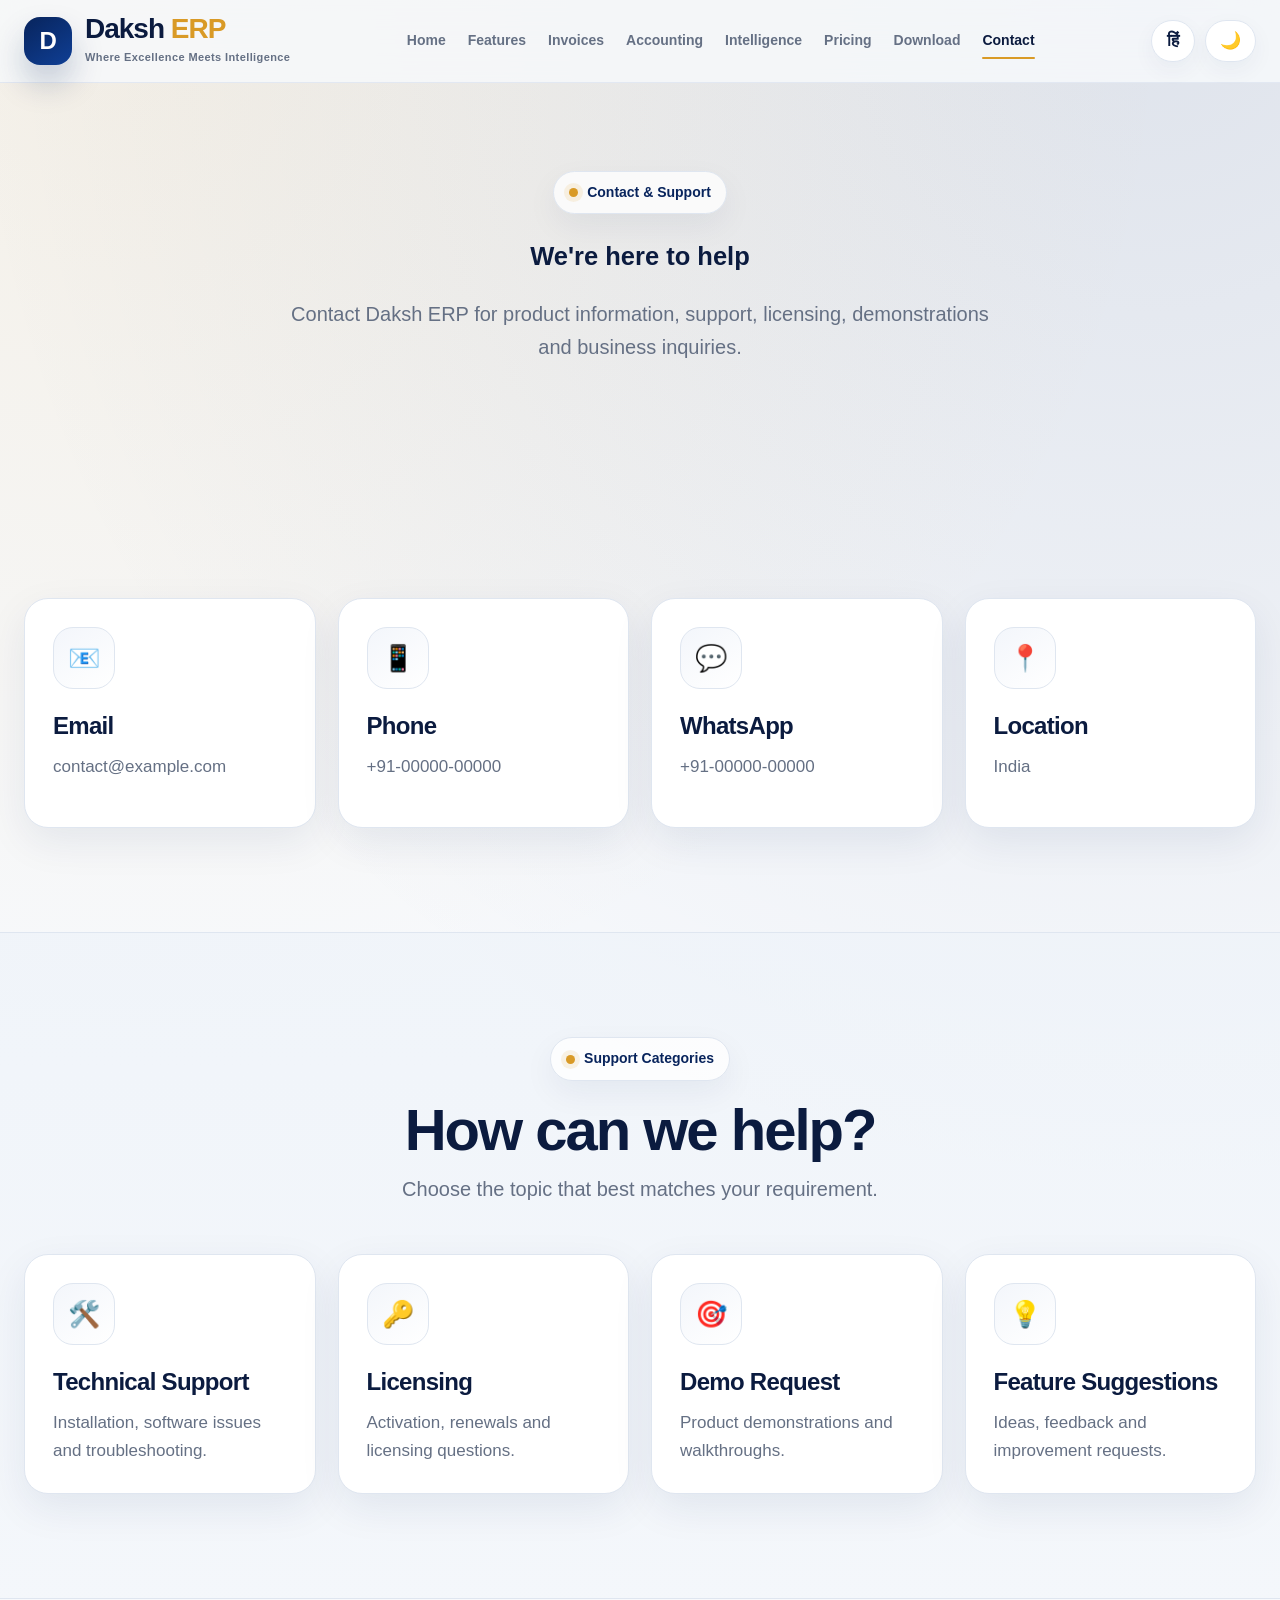
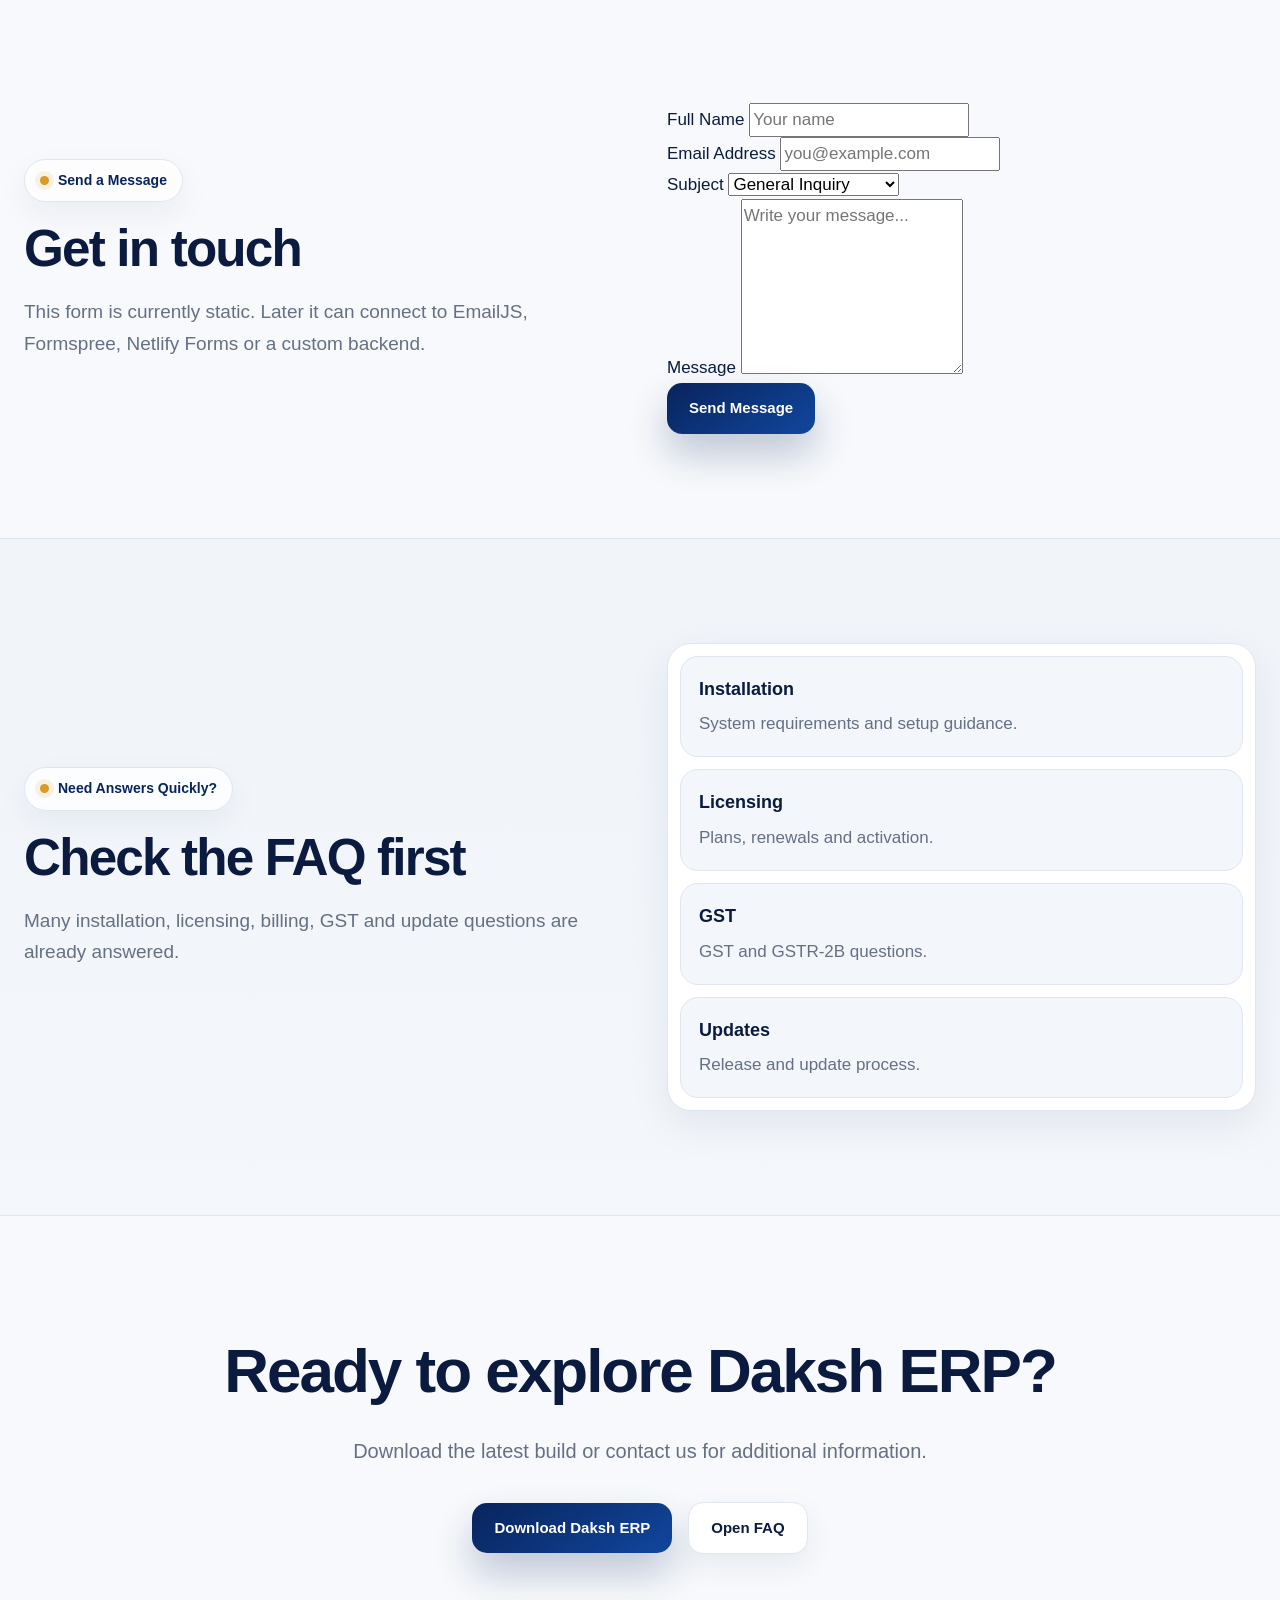
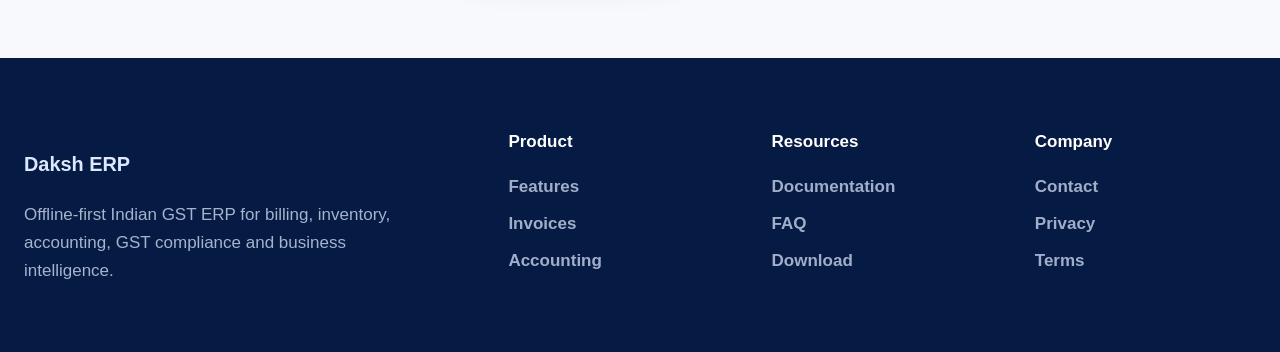
<file: contact.html>
<!doctype html>
<html lang="en" data-theme="light">

<head>

<meta charset="utf-8">
<meta name="viewport" content="width=device-width, initial-scale=1">

<title>Contact & Support | Daksh ERP</title>

<meta
name="description"
content="Contact Daksh ERP for product information, support, demonstrations, licensing and business inquiries.">

<link rel="stylesheet" href="assets/css/style.css">

</head>

<body>

<header class="site-header">

<div class="container nav-shell">

<a class="brand" href="index.html">

<span class="brand-mark">D</span>

<span>

<strong>Daksh <em>ERP</em></strong>

<small>
Where Excellence Meets Intelligence
</small>

</span>

</a>

<button
class="mobile-menu-btn"
id="mobileMenuButton">

☰

</button>

<nav
class="main-nav"
id="mainNavigation">

<a href="index.html">Home</a>
<a href="features.html">Features</a>
<a href="invoices.html">Invoices</a>
<a href="accounting.html">Accounting</a>
<a href="intelligence.html">Intelligence</a>
<a href="pricing.html">Pricing</a>
<a href="download.html">Download</a>
<a href="contact.html" class="active">Contact</a>

</nav>

<div class="nav-actions">

<button
id="languageToggle"
class="chip-btn">

हिन्दी

</button>

<button
id="themeToggle"
class="chip-btn">

🌙

</button>

</div>

</div>

</header>

<main>

<!-- ========================================= -->
<!-- HERO -->
<!-- ========================================= -->

<section class="hero-section">

<div class="container">

<div class="section-heading">

<span class="section-tag">
Contact & Support
</span>

<h1>

We're here to help

</h1>

<p>

Contact Daksh ERP for product information,
support,
licensing,
demonstrations
and business inquiries.

</p>

</div>

</div>

</section>

<!-- ========================================= -->
<!-- CONTACT CARDS -->
<!-- ========================================= -->

<section class="section">

<div class="container">

<div class="card-grid four">

<div class="feature-card">

<div class="icon">📧</div>

<h3>Email</h3>

<p id="contactEmail">
contact@example.com
</p>

</div>

<div class="feature-card">

<div class="icon">📱</div>

<h3>Phone</h3>

<p id="contactPhone">
+91-00000-00000
</p>

</div>

<div class="feature-card">

<div class="icon">💬</div>

<h3>WhatsApp</h3>

<p id="contactWhatsapp">
+91-00000-00000
</p>

</div>

<div class="feature-card">

<div class="icon">📍</div>

<h3>Location</h3>

<p id="contactAddress">
India
</p>

</div>

</div>

</div>

</section>

<!-- ========================================= -->
<!-- SUPPORT TYPES -->
<!-- ========================================= -->

<section class="section soft">

<div class="container">

<div class="section-heading">

<span class="section-tag">
Support Categories
</span>

<h2>

How can we help?

</h2>

<p>

Choose the topic that best matches your requirement.

</p>

</div>

<div class="card-grid four">

<div class="feature-card">

<div class="icon">🛠️</div>

<h3>
Technical Support
</h3>

<p>

Installation,
software issues
and troubleshooting.

</p>

</div>

<div class="feature-card">

<div class="icon">🔑</div>

<h3>
Licensing
</h3>

<p>

Activation,
renewals
and licensing questions.

</p>

</div>

<div class="feature-card">

<div class="icon">🎯</div>

<h3>
Demo Request
</h3>

<p>

Product demonstrations
and walkthroughs.

</p>

</div>

<div class="feature-card">

<div class="icon">💡</div>

<h3>
Feature Suggestions
</h3>

<p>

Ideas,
feedback
and improvement requests.

</p>

</div>

</div>

</div>

</section>

<!-- ========================================= -->
<!-- CONTACT FORM -->
<!-- ========================================= -->

<section class="section">

<div class="container split-grid">

<div>

<span class="section-tag">
Send a Message
</span>

<h2>

Get in touch

</h2>

<p>

This form is currently static.
Later it can connect to EmailJS,
Formspree,
Netlify Forms
or a custom backend.

</p>

</div>

<div class="contact-form-card">

<form>

<div class="form-group">

<label>
Full Name
</label>

<input
type="text"
placeholder="Your name">

</div>

<div class="form-group">

<label>
Email Address
</label>

<input
type="email"
placeholder="you@example.com">

</div>

<div class="form-group">

<label>
Subject
</label>

<select>

<option>
General Inquiry
</option>

<option>
Technical Support
</option>

<option>
Licensing
</option>

<option>
Demo Request
</option>

<option>
Feature Suggestion
</option>

</select>

</div>

<div class="form-group">

<label>
Message
</label>

<textarea
rows="6"
placeholder="Write your message..."></textarea>

</div>

<button
type="button"
class="btn btn-primary">

Send Message

</button>

</form>

</div>

</div>

</section>

<!-- ========================================= -->
<!-- FAQ SHORTCUT -->
<!-- ========================================= -->

<section class="section soft">

<div class="container split-grid">

<div>

<span class="section-tag">
Need Answers Quickly?
</span>

<h2>

Check the FAQ first

</h2>

<p>

Many installation,
licensing,
billing,
GST
and update questions are already answered.

</p>

</div>

<div class="trust-panel">

<div>
<strong>Installation</strong>
<span>System requirements and setup guidance.</span>
</div>

<div>
<strong>Licensing</strong>
<span>Plans, renewals and activation.</span>
</div>

<div>
<strong>GST</strong>
<span>GST and GSTR-2B questions.</span>
</div>

<div>
<strong>Updates</strong>
<span>Release and update process.</span>
</div>

</div>

</div>

</section>

<!-- ========================================= -->
<!-- CTA -->
<!-- ========================================= -->

<section class="section cta-section">

<div class="container">

<h2>

Ready to explore Daksh ERP?

</h2>

<p>

Download the latest build
or contact us for additional information.

</p>

<div class="hero-actions center">

<a
class="btn btn-primary"
href="download.html">

Download Daksh ERP

</a>

<a
class="btn btn-outline"
href="faq.html">

Open FAQ

</a>

</div>

</div>

</section>

</main>

<footer class="site-footer">

<div class="container footer-grid">

<div>

<h3>Daksh ERP</h3>

<p>

Offline-first Indian GST ERP for billing,
inventory,
accounting,
GST compliance
and business intelligence.

</p>

</div>

<div>

<h4>Product</h4>

<a href="features.html">Features</a>
<a href="invoices.html">Invoices</a>
<a href="accounting.html">Accounting</a>

</div>

<div>

<h4>Resources</h4>

<a href="documentation.html">Documentation</a>
<a href="faq.html">FAQ</a>
<a href="download.html">Download</a>

</div>

<div>

<h4>Company</h4>

<a href="contact.html">Contact</a>
<a href="privacy.html">Privacy</a>
<a href="terms.html">Terms</a>

</div>

</div>

</footer>

<script src="assets/js/app.js"></script>

<script>
async function loadContactConfig() {

    try {

        const response =
            await fetch("data/site-config.json");

        const config =
            await response.json();

        document.getElementById(
            "contactEmail"
        ).textContent =
            config.contact.email;

        document.getElementById(
            "contactPhone"
        ).textContent =
            config.contact.phone;

        document.getElementById(
            "contactWhatsapp"
        ).textContent =
            config.contact.whatsapp;

        document.getElementById(
            "contactAddress"
        ).textContent =
            config.contact.address;

    }

    catch (error) {

        console.log(
            "Contact configuration unavailable."
        );

    }

}

loadContactConfig();
</script>

</body>
</html>
</file>
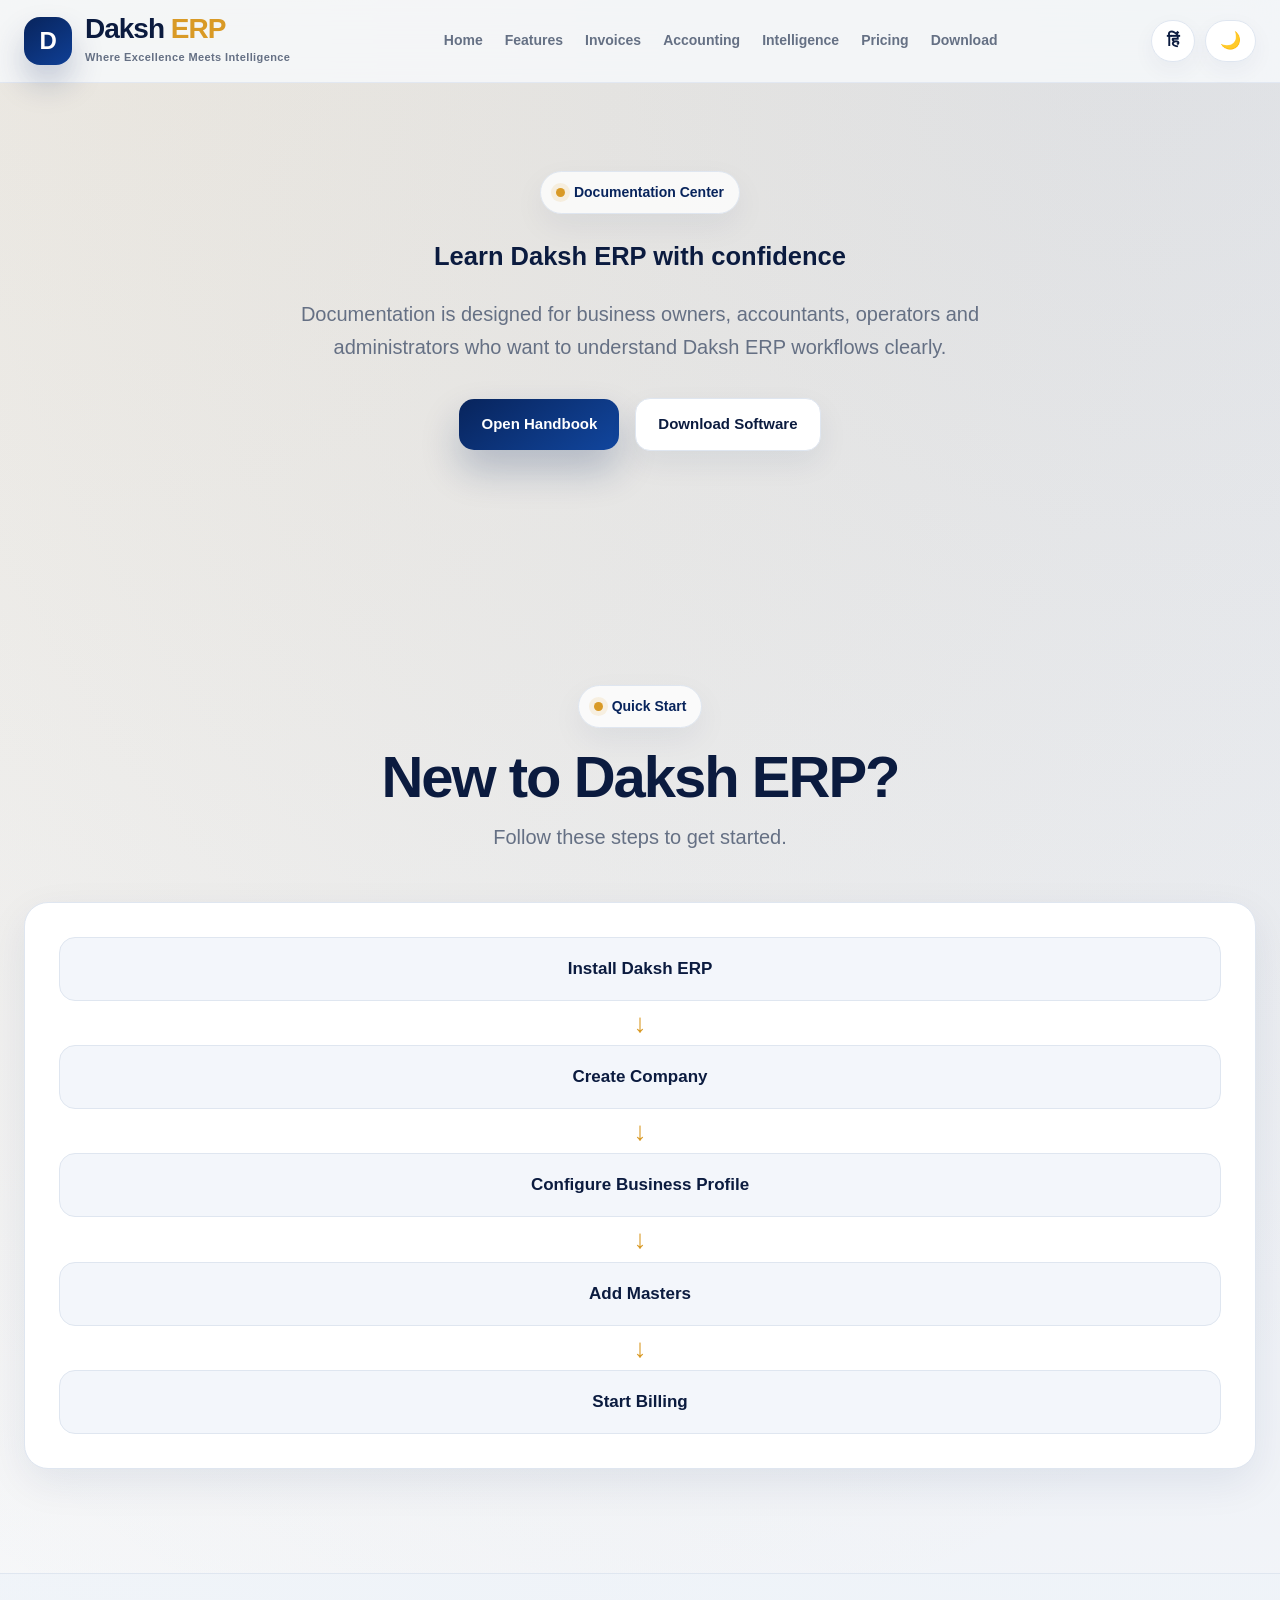
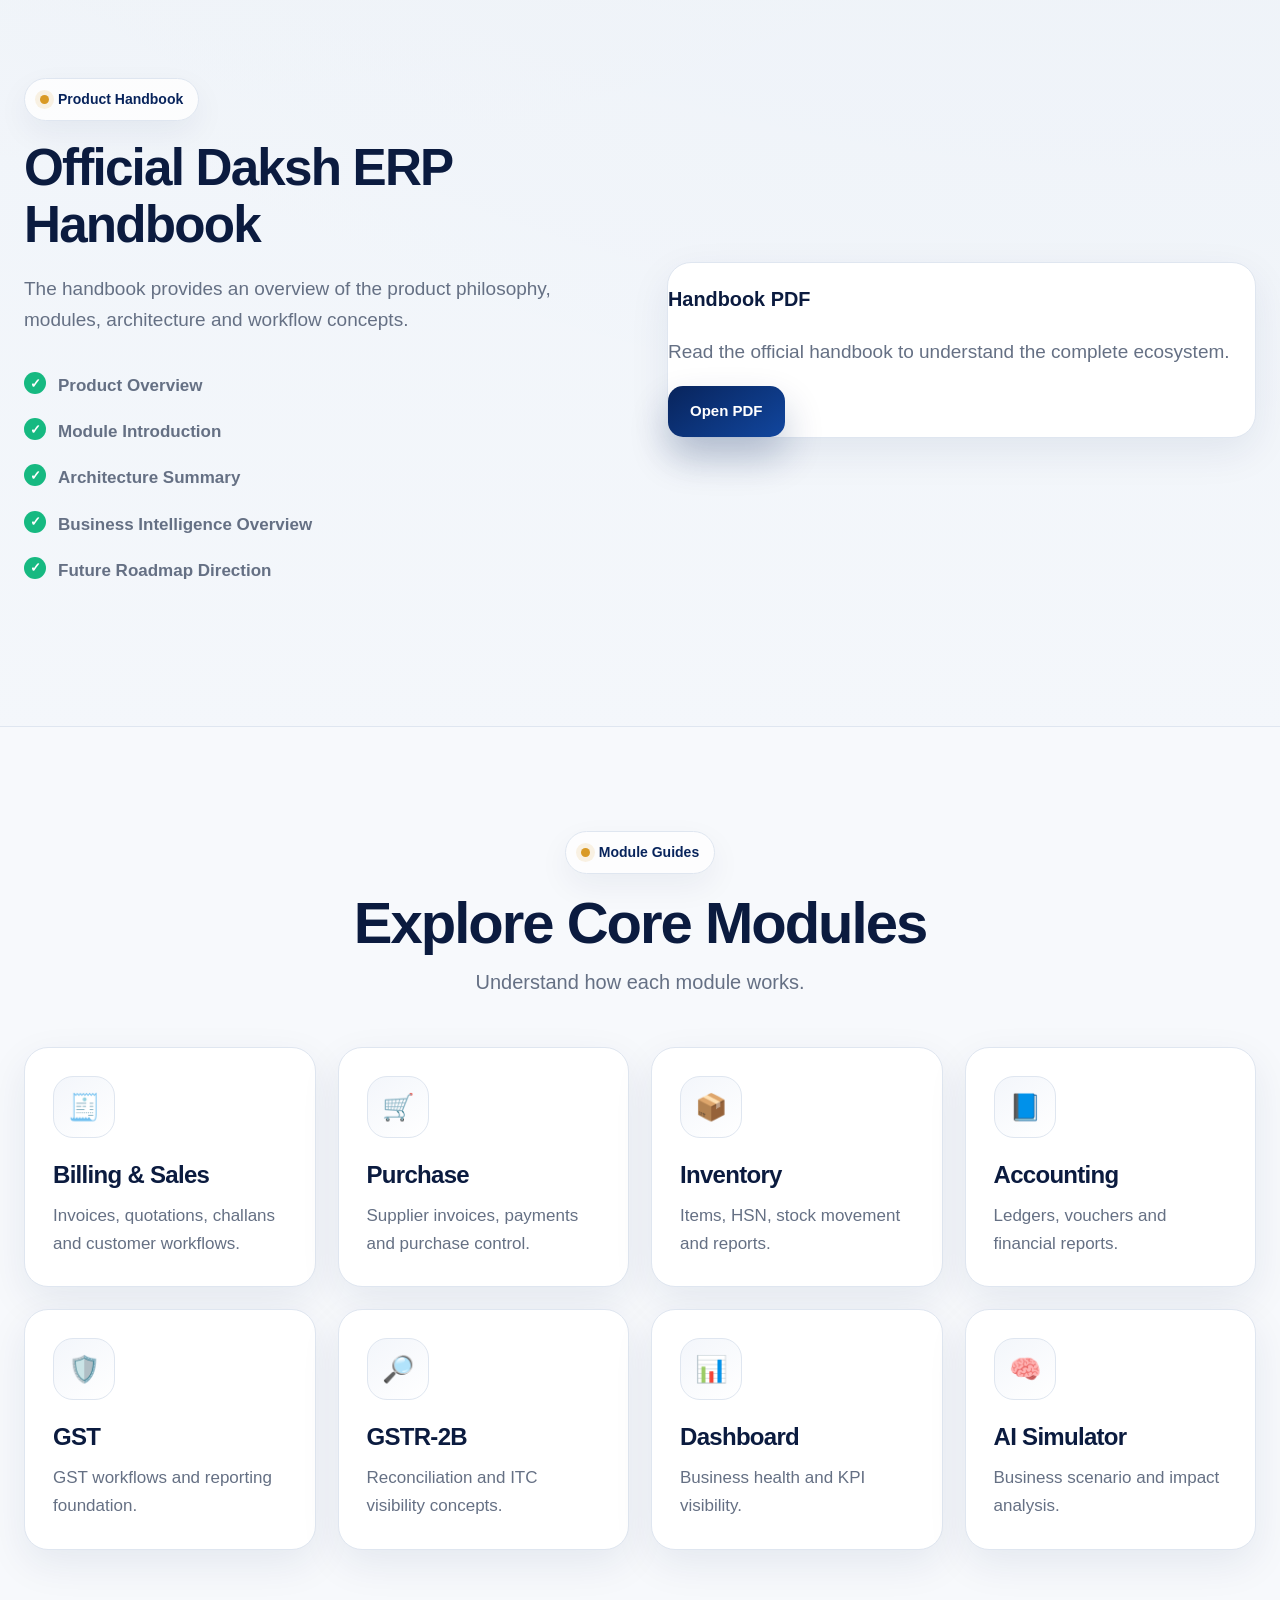
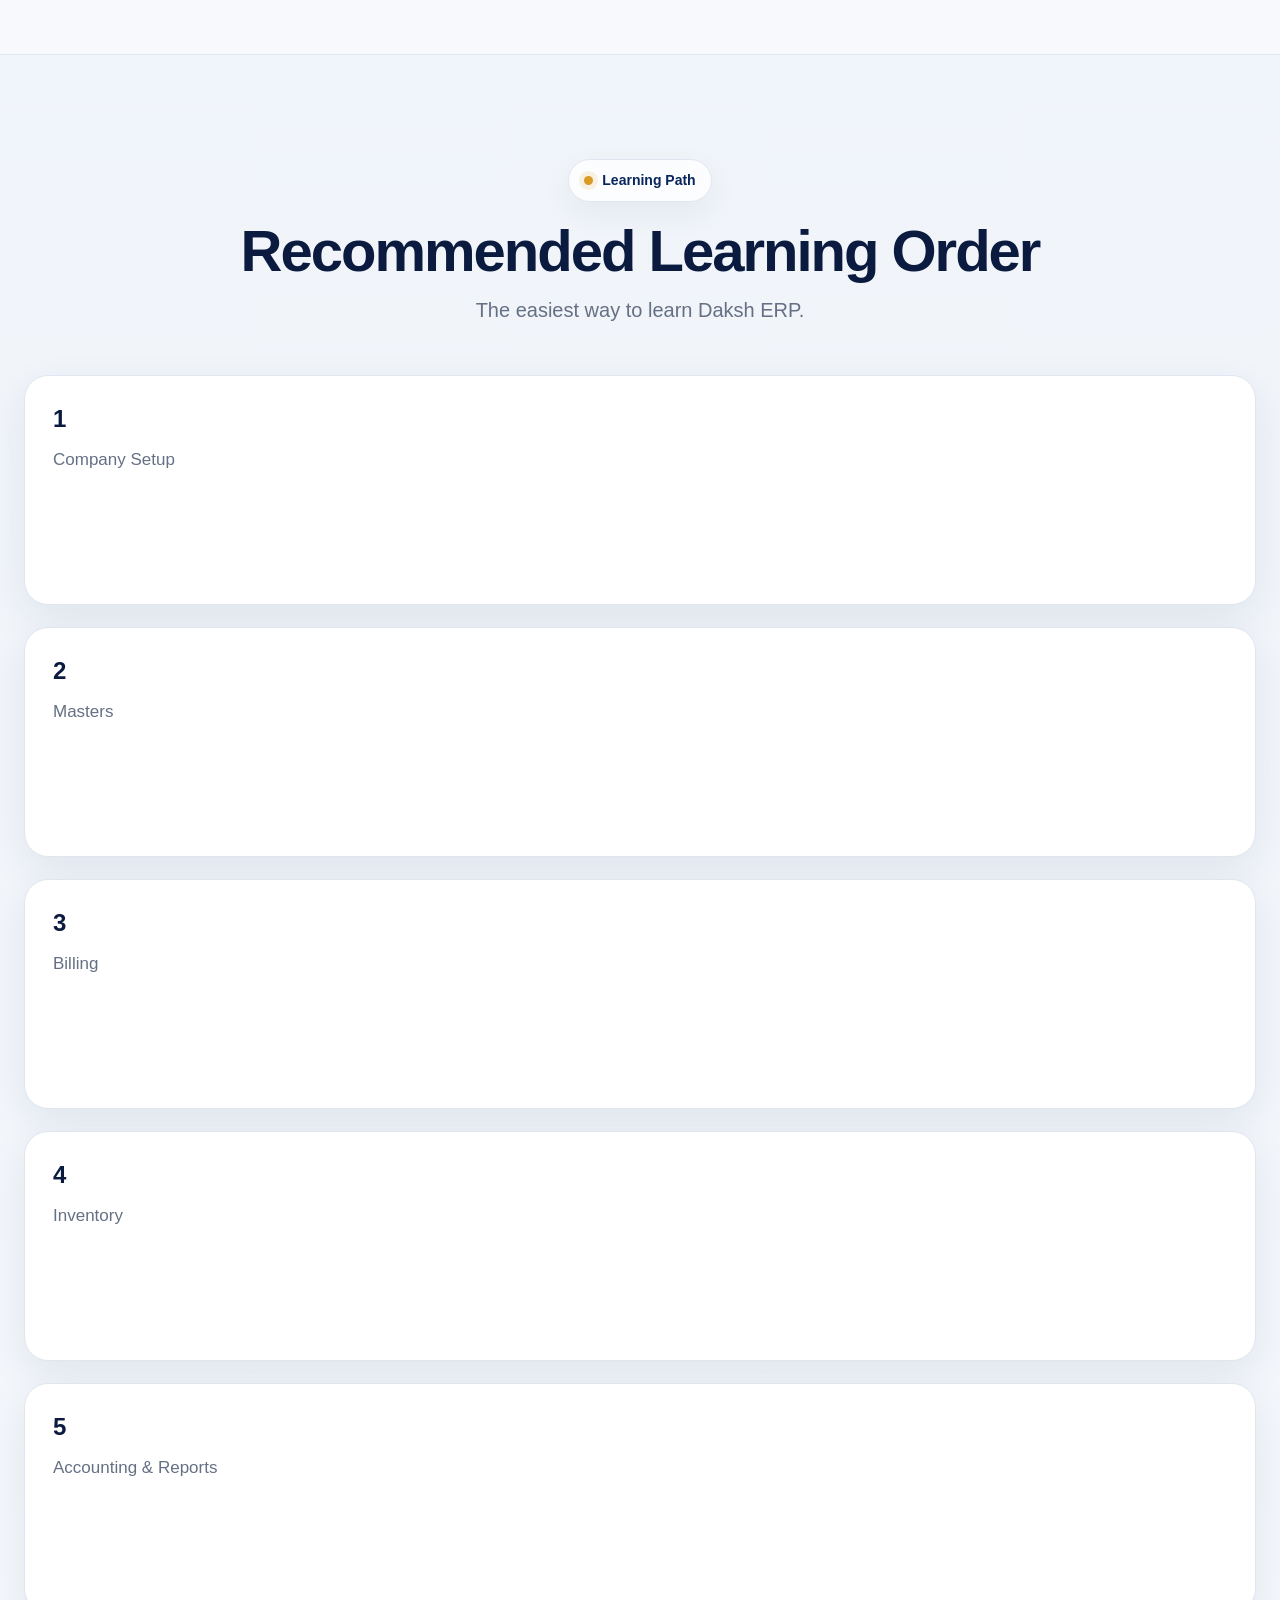
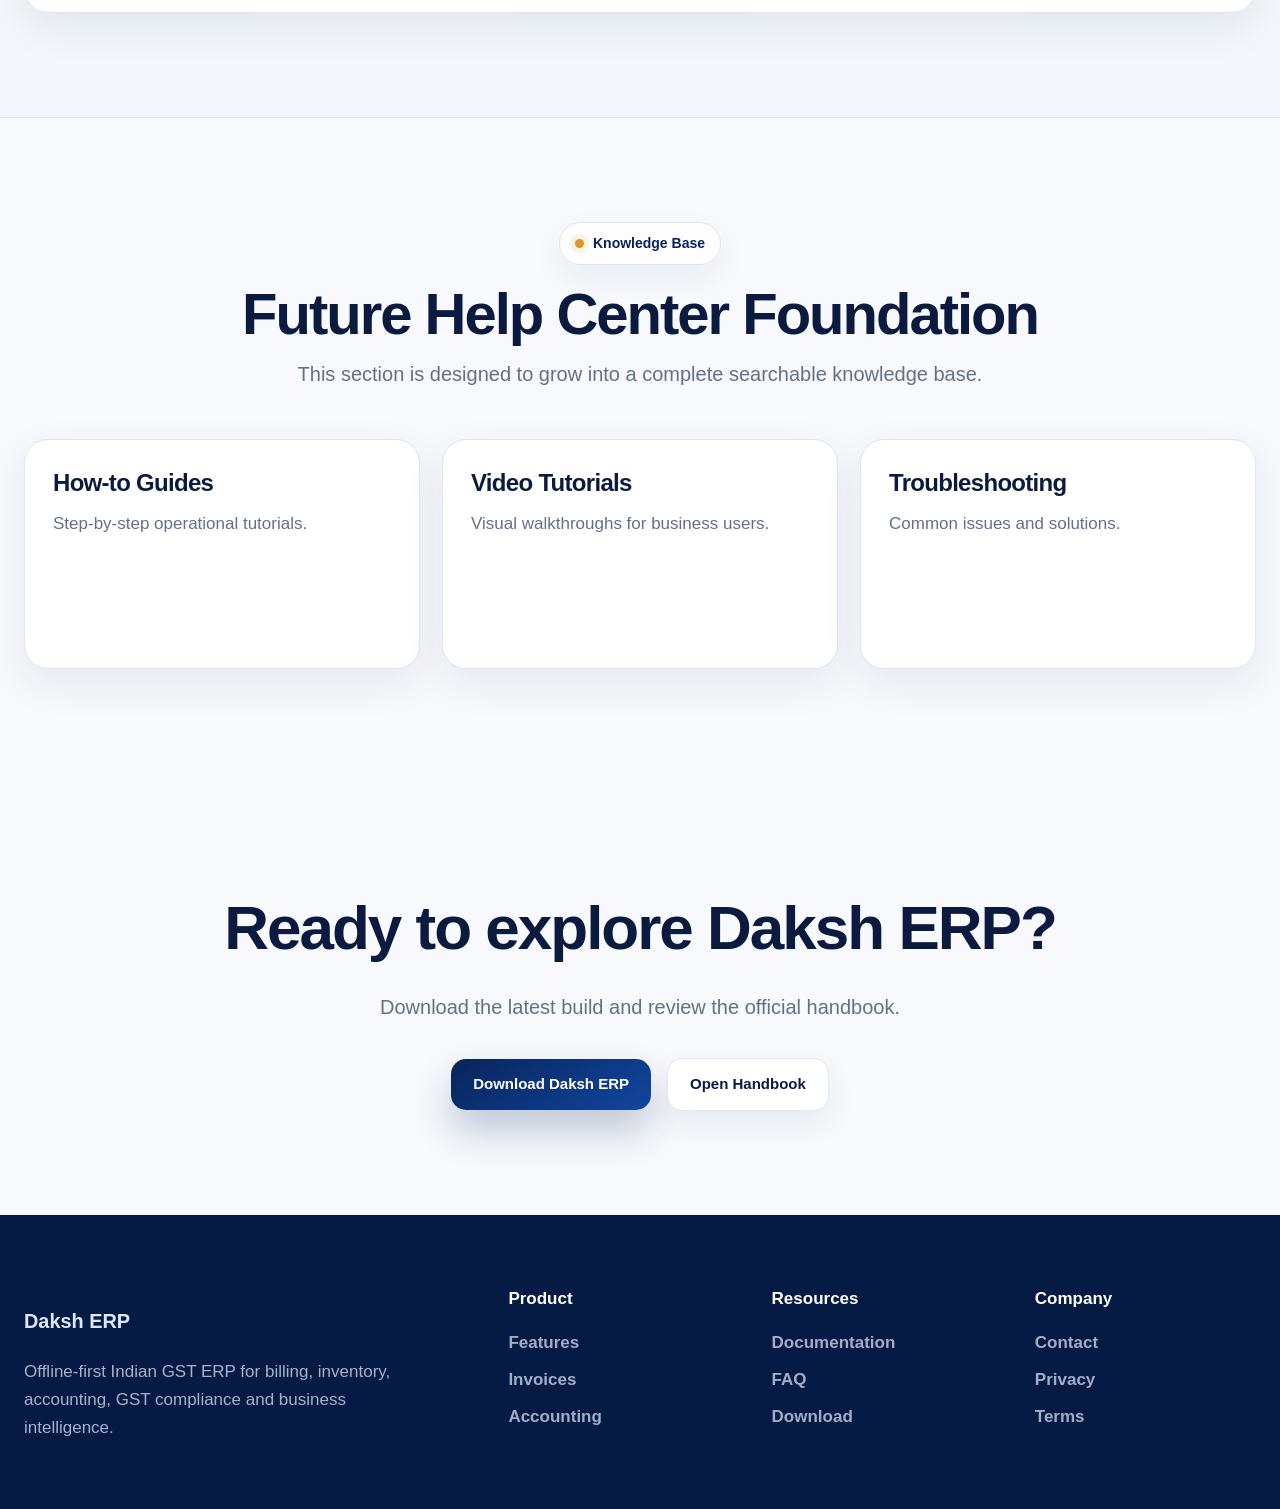
<file: documentation.html>
<!doctype html>
<html lang="en" data-theme="light">

<head>

<meta charset="utf-8">
<meta name="viewport" content="width=device-width, initial-scale=1">

<title>Documentation | Daksh ERP</title>

<meta
name="description"
content="Daksh ERP documentation, handbook, onboarding guides, module explanations and future knowledge base.">

<link rel="stylesheet" href="assets/css/style.css">

</head>

<body>

<header class="site-header">

<div class="container nav-shell">

<a class="brand" href="index.html">

<span class="brand-mark">D</span>

<span>

<strong>Daksh <em>ERP</em></strong>

<small>
Where Excellence Meets Intelligence
</small>

</span>

</a>

<button
class="mobile-menu-btn"
id="mobileMenuButton">

☰

</button>

<nav
class="main-nav"
id="mainNavigation">

<a href="index.html">Home</a>
<a href="features.html">Features</a>
<a href="invoices.html">Invoices</a>
<a href="accounting.html">Accounting</a>
<a href="intelligence.html">Intelligence</a>
<a href="pricing.html">Pricing</a>
<a href="download.html">Download</a>

</nav>

<div class="nav-actions">

<button
id="languageToggle"
class="chip-btn">

हिन्दी

</button>

<button
id="themeToggle"
class="chip-btn">

🌙

</button>

</div>

</div>

</header>

<main>

<!-- ========================================= -->
<!-- HERO -->
<!-- ========================================= -->

<section class="hero-section">

<div class="container">

<div class="section-heading">

<span class="section-tag">
Documentation Center
</span>

<h1>

Learn Daksh ERP with confidence

</h1>

<p>

Documentation is designed for business owners,
accountants,
operators
and administrators who want to understand
Daksh ERP workflows clearly.

</p>

<div class="hero-actions center">

<a
class="btn btn-primary"
href="docs/Daksh_ERP_Handbook_2026.pdf">

Open Handbook

</a>

<a
class="btn btn-outline"
href="download.html">

Download Software

</a>

</div>

</div>

</div>

</section>

<!-- ========================================= -->
<!-- QUICK START -->
<!-- ========================================= -->

<section class="section">

<div class="container">

<div class="section-heading">

<span class="section-tag">
Quick Start
</span>

<h2>

New to Daksh ERP?

</h2>

<p>

Follow these steps to get started.

</p>

</div>

<div class="workflow-card">

<div class="flow-step">
Install Daksh ERP
</div>

<b>↓</b>

<div class="flow-step">
Create Company
</div>

<b>↓</b>

<div class="flow-step">
Configure Business Profile
</div>

<b>↓</b>

<div class="flow-step">
Add Masters
</div>

<b>↓</b>

<div class="flow-step">
Start Billing
</div>

</div>

</div>

</section>

<!-- ========================================= -->
<!-- HANDBOOK -->
<!-- ========================================= -->

<section class="section soft">

<div class="container split-grid">

<div>

<span class="section-tag">
Product Handbook
</span>

<h2>

Official Daksh ERP Handbook

</h2>

<p>

The handbook provides an overview of the
product philosophy,
modules,
architecture
and workflow concepts.

</p>

<ul class="tick-list">

<li>Product Overview</li>
<li>Module Introduction</li>
<li>Architecture Summary</li>
<li>Business Intelligence Overview</li>
<li>Future Roadmap Direction</li>

</ul>

</div>

<div class="info-card">

<h3>
Handbook PDF
</h3>

<p>

Read the official handbook
to understand the complete ecosystem.

</p>

<a
class="btn btn-primary"
href="docs/Daksh_ERP_Handbook_2026.pdf">

Open PDF

</a>

</div>

</div>

</section>

<!-- ========================================= -->
<!-- MODULE GUIDES -->
<!-- ========================================= -->

<section class="section">

<div class="container">

<div class="section-heading">

<span class="section-tag">
Module Guides
</span>

<h2>

Explore Core Modules

</h2>

<p>

Understand how each module works.

</p>

</div>

<div class="card-grid four">

<div class="feature-card">
<div class="icon">🧾</div>
<h3>Billing & Sales</h3>
<p>Invoices, quotations, challans and customer workflows.</p>
</div>

<div class="feature-card">
<div class="icon">🛒</div>
<h3>Purchase</h3>
<p>Supplier invoices, payments and purchase control.</p>
</div>

<div class="feature-card">
<div class="icon">📦</div>
<h3>Inventory</h3>
<p>Items, HSN, stock movement and reports.</p>
</div>

<div class="feature-card">
<div class="icon">📘</div>
<h3>Accounting</h3>
<p>Ledgers, vouchers and financial reports.</p>
</div>

<div class="feature-card">
<div class="icon">🛡️</div>
<h3>GST</h3>
<p>GST workflows and reporting foundation.</p>
</div>

<div class="feature-card">
<div class="icon">🔎</div>
<h3>GSTR-2B</h3>
<p>Reconciliation and ITC visibility concepts.</p>
</div>

<div class="feature-card">
<div class="icon">📊</div>
<h3>Dashboard</h3>
<p>Business health and KPI visibility.</p>
</div>

<div class="feature-card">
<div class="icon">🧠</div>
<h3>AI Simulator</h3>
<p>Business scenario and impact analysis.</p>
</div>

</div>

</div>

</section>

<!-- ========================================= -->
<!-- LEARNING PATH -->
<!-- ========================================= -->

<section class="section soft">

<div class="container">

<div class="section-heading">

<span class="section-tag">
Learning Path
</span>

<h2>

Recommended Learning Order

</h2>

<p>

The easiest way to learn Daksh ERP.

</p>

</div>

<div class="card-grid five">

<div class="feature-card">
<h3>1</h3>
<p>Company Setup</p>
</div>

<div class="feature-card">
<h3>2</h3>
<p>Masters</p>
</div>

<div class="feature-card">
<h3>3</h3>
<p>Billing</p>
</div>

<div class="feature-card">
<h3>4</h3>
<p>Inventory</p>
</div>

<div class="feature-card">
<h3>5</h3>
<p>Accounting & Reports</p>
</div>

</div>

</div>

</section>

<!-- ========================================= -->
<!-- FUTURE KNOWLEDGE BASE -->
<!-- ========================================= -->

<section class="section">

<div class="container">

<div class="section-heading">

<span class="section-tag">
Knowledge Base
</span>

<h2>

Future Help Center Foundation

</h2>

<p>

This section is designed to grow into a complete
searchable knowledge base.

</p>

</div>

<div class="card-grid three">

<div class="feature-card">

<h3>
How-to Guides
</h3>

<p>

Step-by-step operational tutorials.

</p>

</div>

<div class="feature-card">

<h3>
Video Tutorials
</h3>

<p>

Visual walkthroughs for business users.

</p>

</div>

<div class="feature-card">

<h3>
Troubleshooting
</h3>

<p>

Common issues and solutions.

</p>

</div>

</div>

</div>

</section>

<!-- ========================================= -->
<!-- CTA -->
<!-- ========================================= -->

<section class="section cta-section">

<div class="container">

<h2>

Ready to explore Daksh ERP?

</h2>

<p>

Download the latest build
and review the official handbook.

</p>

<div class="hero-actions center">

<a
class="btn btn-primary"
href="download.html">

Download Daksh ERP

</a>

<a
class="btn btn-outline"
href="docs/Daksh_ERP_Handbook_2026.pdf">

Open Handbook

</a>

</div>

</div>

</section>

</main>

<footer class="site-footer">

<div class="container footer-grid">

<div>

<h3>Daksh ERP</h3>

<p>

Offline-first Indian GST ERP for billing,
inventory,
accounting,
GST compliance
and business intelligence.

</p>

</div>

<div>

<h4>Product</h4>

<a href="features.html">Features</a>
<a href="invoices.html">Invoices</a>
<a href="accounting.html">Accounting</a>

</div>

<div>

<h4>Resources</h4>

<a href="documentation.html">Documentation</a>
<a href="faq.html">FAQ</a>
<a href="download.html">Download</a>

</div>

<div>

<h4>Company</h4>

<a href="contact.html">Contact</a>
<a href="privacy.html">Privacy</a>
<a href="terms.html">Terms</a>

</div>

</div>

</footer>

<script src="assets/js/app.js"></script>

</body>
</html>
</file>
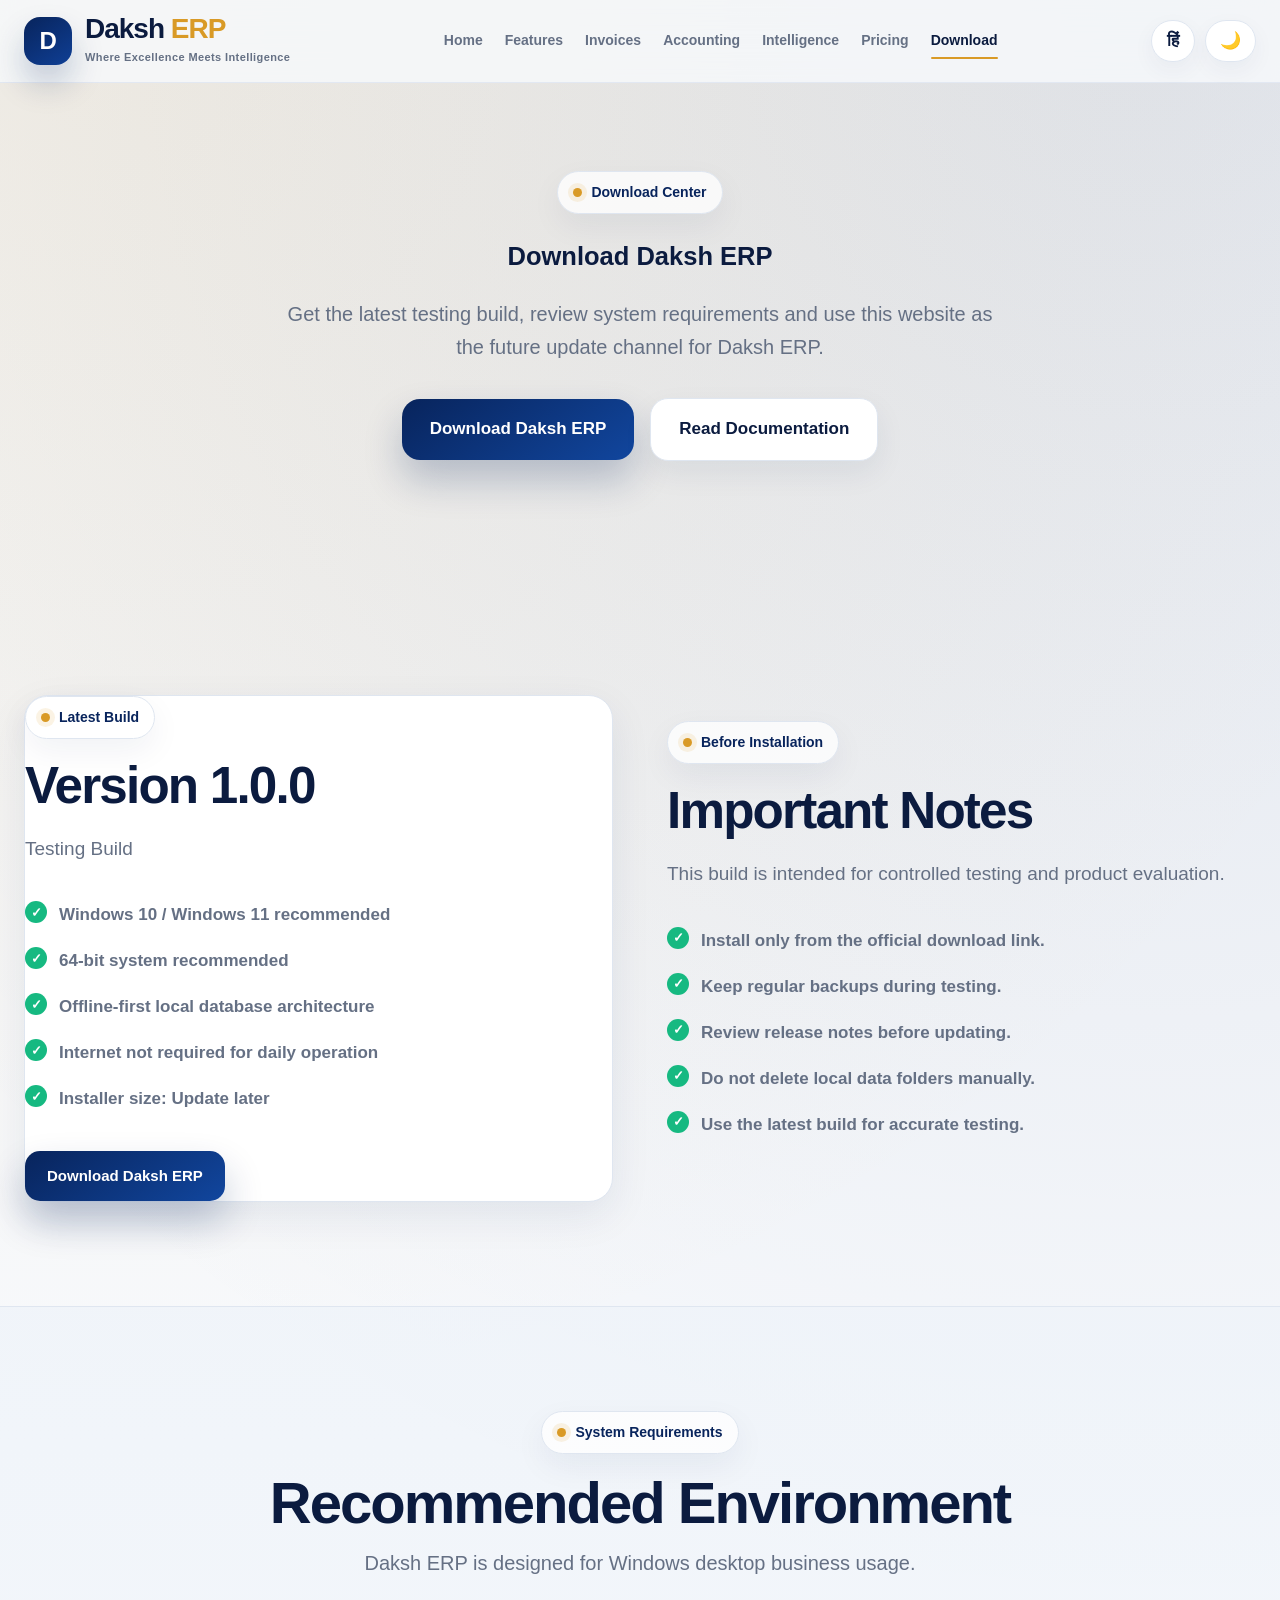
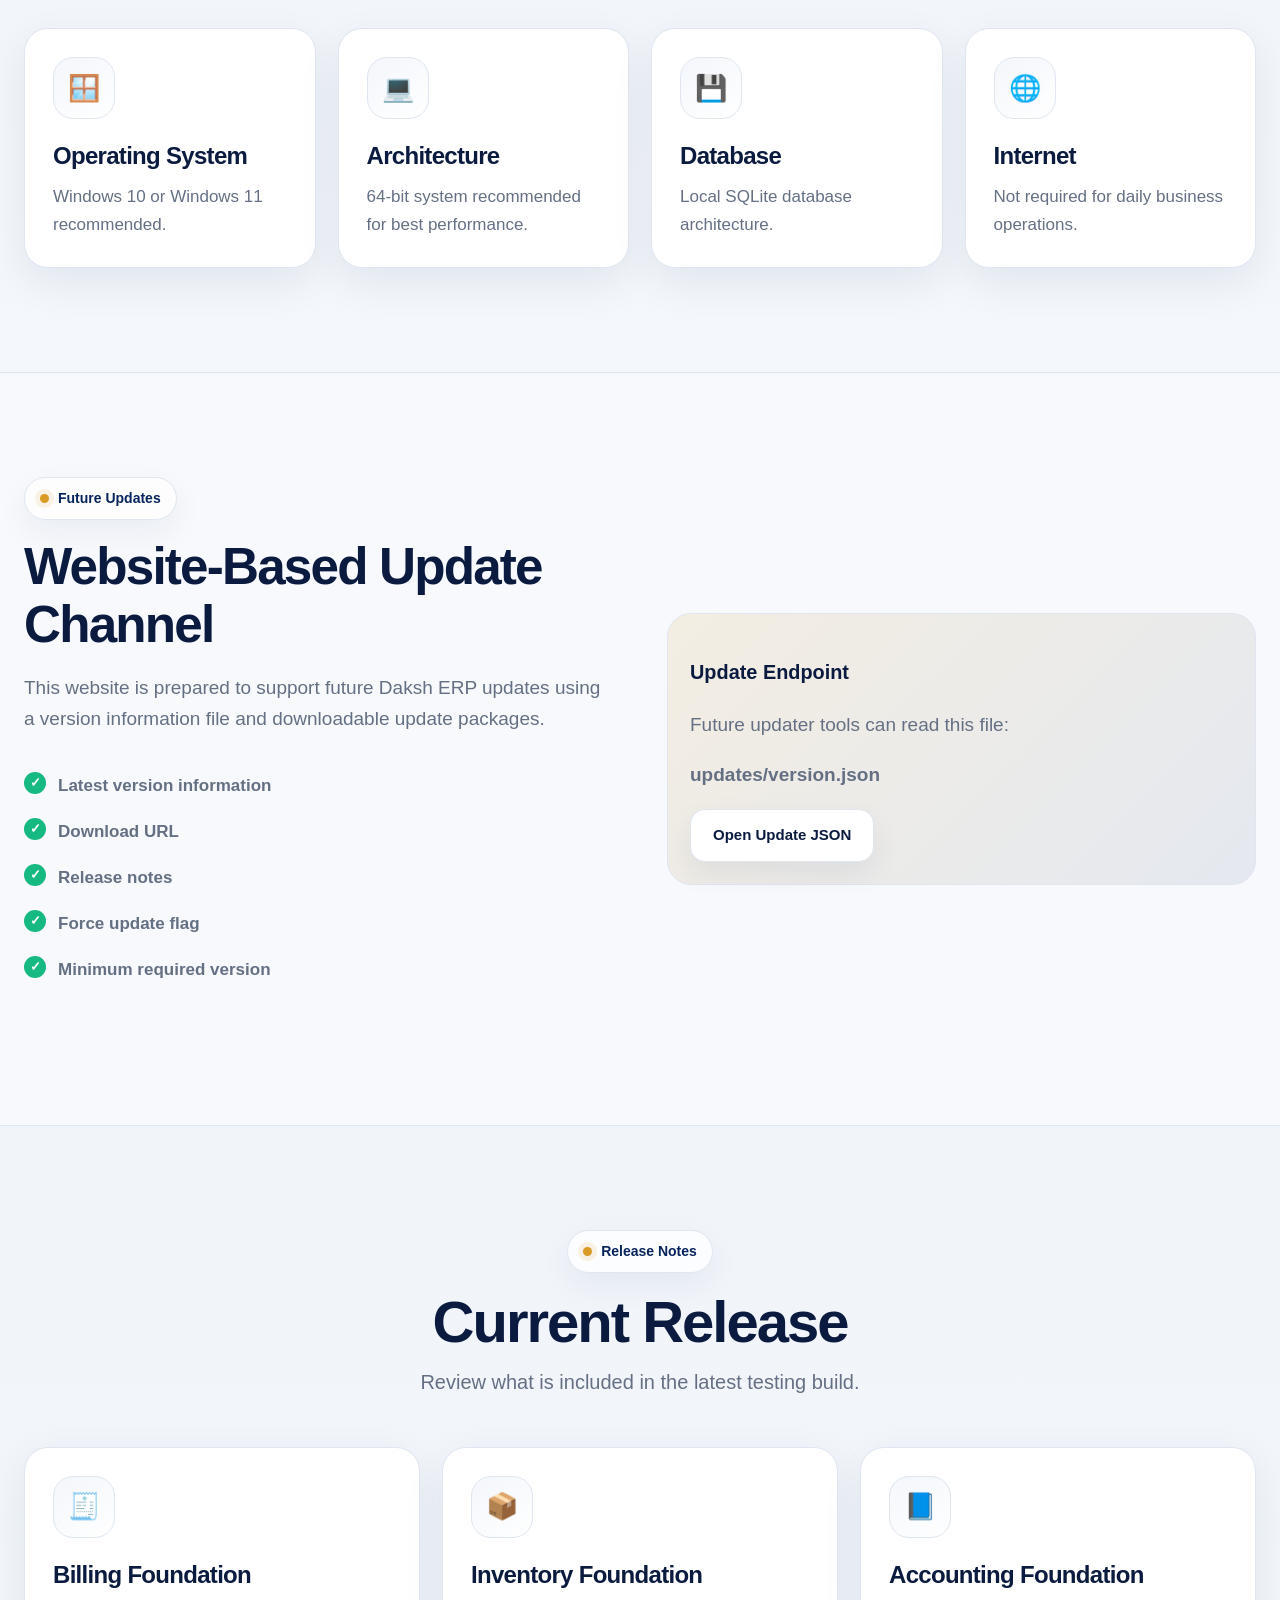
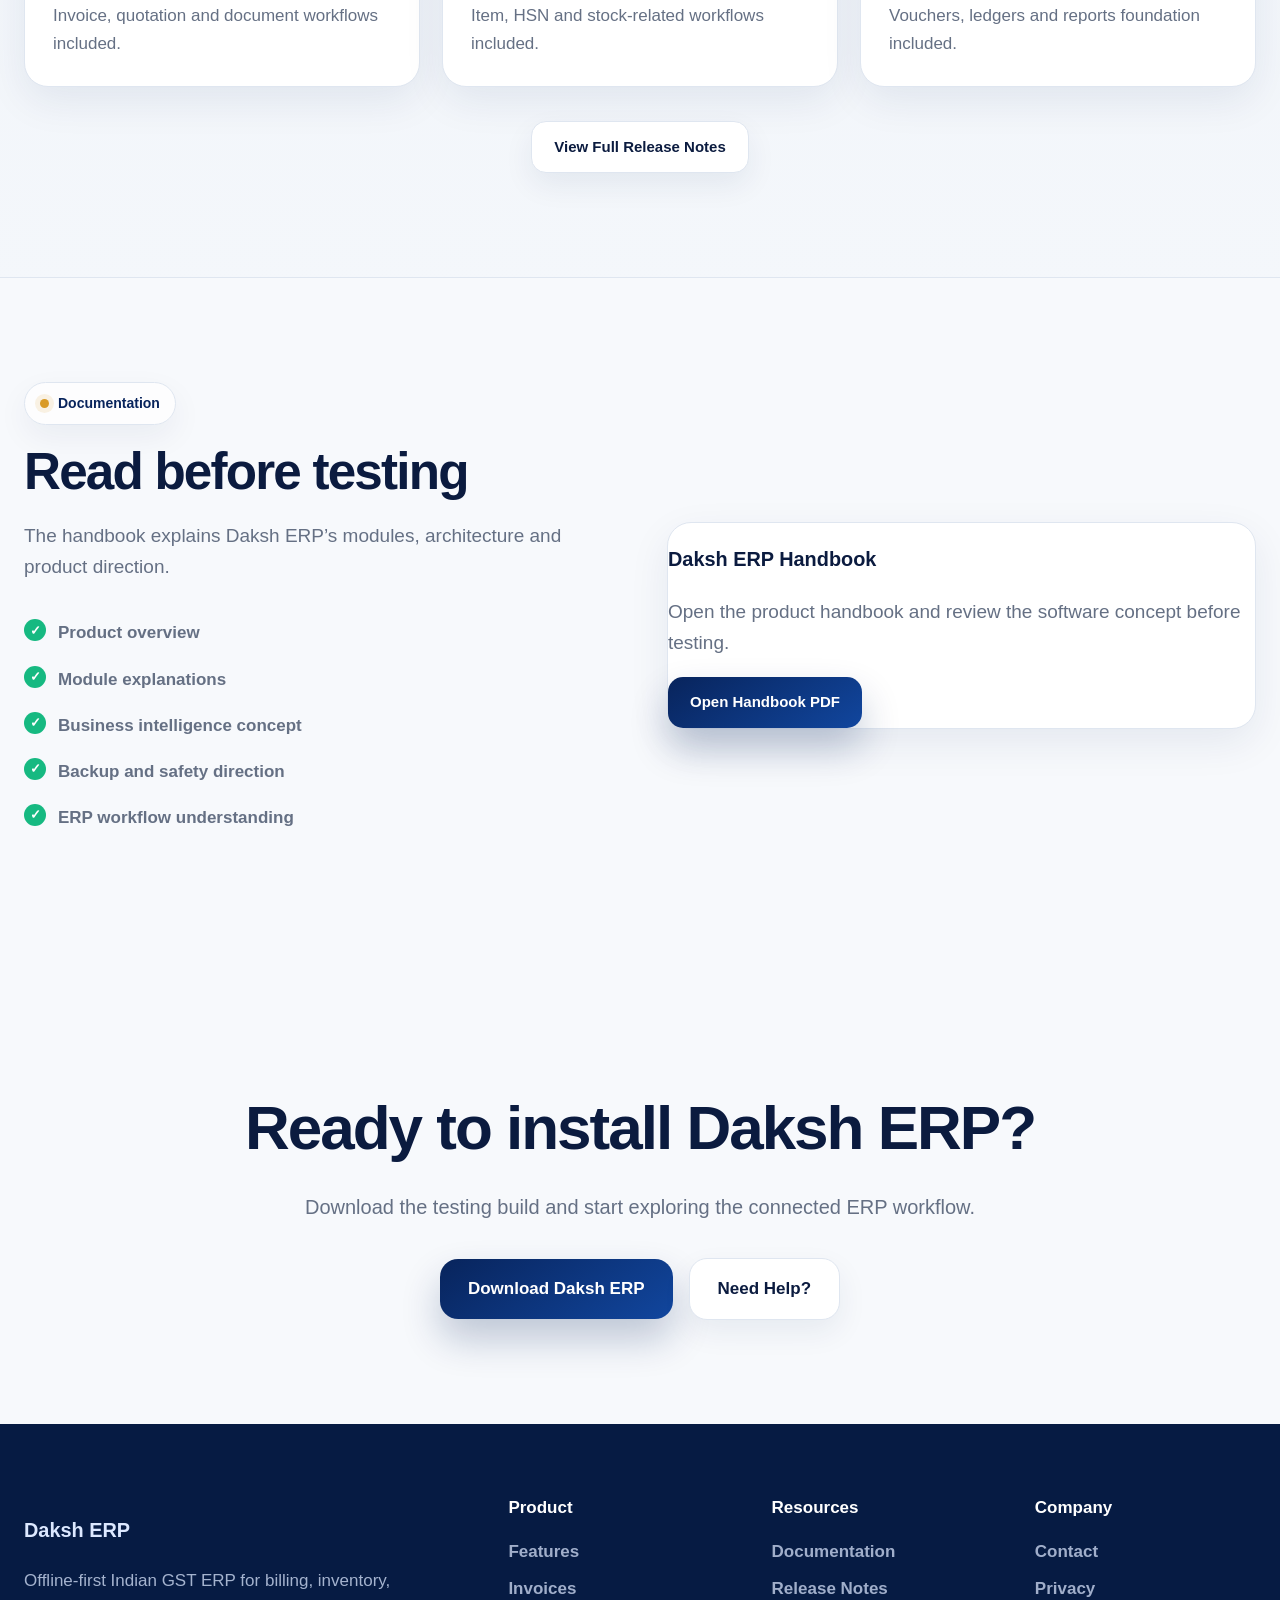
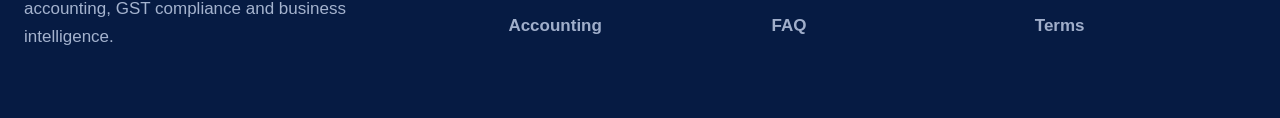
<file: download.html>
<!doctype html>
<html lang="en" data-theme="light">

<head>
<meta charset="utf-8">
<meta name="viewport" content="width=device-width, initial-scale=1">

<title>Download Daksh ERP</title>

<meta
name="description"
content="Download Daksh ERP testing build, view system requirements, release information and future update channel details.">

<link rel="stylesheet" href="assets/css/style.css">
</head>

<body>

<header class="site-header">
<div class="container nav-shell">

<a class="brand" href="index.html">
<span class="brand-mark">D</span>
<span>
<strong>Daksh <em>ERP</em></strong>
<small>Where Excellence Meets Intelligence</small>
</span>
</a>

<button class="mobile-menu-btn" id="mobileMenuButton">☰</button>

<nav class="main-nav" id="mainNavigation">
<a href="index.html">Home</a>
<a href="features.html">Features</a>
<a href="invoices.html">Invoices</a>
<a href="accounting.html">Accounting</a>
<a href="intelligence.html">Intelligence</a>
<a href="pricing.html">Pricing</a>
<a href="download.html" class="active">Download</a>
</nav>

<div class="nav-actions">
<button id="languageToggle" class="chip-btn">हिन्दी</button>
<button id="themeToggle" class="chip-btn">🌙</button>
</div>

</div>
</header>

<main>

<section class="hero-section">
<div class="container">
<div class="section-heading">
<span class="section-tag">Download Center</span>
<h1>Download Daksh ERP</h1>
<p>
Get the latest testing build, review system requirements and use this website as the future update channel for Daksh ERP.
</p>

<div class="hero-actions center">
<a class="btn btn-primary btn-large" href="downloads/DakshERP_Setup.exe">
Download Daksh ERP
</a>

<a class="btn btn-outline btn-large" href="documentation.html">
Read Documentation
</a>
</div>
</div>
</div>
</section>

<section class="section">
<div class="container split-grid">

<div class="info-card">
<span class="section-tag">Latest Build</span>
<h2>Version 1.0.0</h2>
<p>
Testing Build
</p>

<ul class="tick-list">
<li>Windows 10 / Windows 11 recommended</li>
<li>64-bit system recommended</li>
<li>Offline-first local database architecture</li>
<li>Internet not required for daily operation</li>
<li>Installer size: Update later</li>
</ul>

<a class="btn btn-primary" href="downloads/DakshERP_Setup.exe">
Download Daksh ERP
</a>
</div>

<div>
<span class="section-tag">Before Installation</span>
<h2>Important Notes</h2>
<p>
This build is intended for controlled testing and product evaluation.
</p>

<ul class="tick-list">
<li>Install only from the official download link.</li>
<li>Keep regular backups during testing.</li>
<li>Review release notes before updating.</li>
<li>Do not delete local data folders manually.</li>
<li>Use the latest build for accurate testing.</li>
</ul>
</div>

</div>
</section>

<section class="section soft">
<div class="container">

<div class="section-heading">
<span class="section-tag">System Requirements</span>
<h2>Recommended Environment</h2>
<p>
Daksh ERP is designed for Windows desktop business usage.
</p>
</div>

<div class="card-grid four">

<div class="feature-card">
<div class="icon">🪟</div>
<h3>Operating System</h3>
<p>Windows 10 or Windows 11 recommended.</p>
</div>

<div class="feature-card">
<div class="icon">💻</div>
<h3>Architecture</h3>
<p>64-bit system recommended for best performance.</p>
</div>

<div class="feature-card">
<div class="icon">💾</div>
<h3>Database</h3>
<p>Local SQLite database architecture.</p>
</div>

<div class="feature-card">
<div class="icon">🌐</div>
<h3>Internet</h3>
<p>Not required for daily business operations.</p>
</div>

</div>

</div>
</section>

<section class="section">
<div class="container split-grid">

<div>
<span class="section-tag">Future Updates</span>
<h2>Website-Based Update Channel</h2>
<p>
This website is prepared to support future Daksh ERP updates using a version information file and downloadable update packages.
</p>

<ul class="tick-list">
<li>Latest version information</li>
<li>Download URL</li>
<li>Release notes</li>
<li>Force update flag</li>
<li>Minimum required version</li>
</ul>
</div>

<div class="notice-box">
<h3>Update Endpoint</h3>
<p>
Future updater tools can read this file:
</p>

<p>
<strong>updates/version.json</strong>
</p>

<a class="btn btn-outline" href="updates/version.json">
Open Update JSON
</a>
</div>

</div>
</section>

<section class="section soft">
<div class="container">

<div class="section-heading">
<span class="section-tag">Release Notes</span>
<h2>Current Release</h2>
<p>
Review what is included in the latest testing build.
</p>
</div>

<div class="card-grid three">

<div class="feature-card">
<div class="icon">🧾</div>
<h3>Billing Foundation</h3>
<p>Invoice, quotation and document workflows included.</p>
</div>

<div class="feature-card">
<div class="icon">📦</div>
<h3>Inventory Foundation</h3>
<p>Item, HSN and stock-related workflows included.</p>
</div>

<div class="feature-card">
<div class="icon">📘</div>
<h3>Accounting Foundation</h3>
<p>Vouchers, ledgers and reports foundation included.</p>
</div>

</div>

<div class="hero-actions center">
<a class="btn btn-outline" href="releases.html">
View Full Release Notes
</a>
</div>

</div>
</section>

<section class="section">
<div class="container split-grid">

<div>
<span class="section-tag">Documentation</span>
<h2>Read before testing</h2>
<p>
The handbook explains Daksh ERP’s modules, architecture and product direction.
</p>

<ul class="tick-list">
<li>Product overview</li>
<li>Module explanations</li>
<li>Business intelligence concept</li>
<li>Backup and safety direction</li>
<li>ERP workflow understanding</li>
</ul>
</div>

<div class="info-card">
<h3>Daksh ERP Handbook</h3>
<p>
Open the product handbook and review the software concept before testing.
</p>

<a class="btn btn-primary" href="docs/Daksh_ERP_Handbook_2026.pdf">
Open Handbook PDF
</a>
</div>

</div>
</section>

<section class="section cta-section">
<div class="container">
<h2>Ready to install Daksh ERP?</h2>
<p>
Download the testing build and start exploring the connected ERP workflow.
</p>

<div class="hero-actions center">
<a class="btn btn-primary btn-large" href="downloads/DakshERP_Setup.exe">
Download Daksh ERP
</a>
<a class="btn btn-outline btn-large" href="contact.html">
Need Help?
</a>
</div>
</div>
</section>

</main>

<footer class="site-footer">
<div class="container footer-grid">

<div>
<h3>Daksh ERP</h3>
<p>
Offline-first Indian GST ERP for billing, inventory, accounting, GST compliance and business intelligence.
</p>
</div>

<div>
<h4>Product</h4>
<a href="features.html">Features</a>
<a href="invoices.html">Invoices</a>
<a href="accounting.html">Accounting</a>
</div>

<div>
<h4>Resources</h4>
<a href="documentation.html">Documentation</a>
<a href="releases.html">Release Notes</a>
<a href="faq.html">FAQ</a>
</div>

<div>
<h4>Company</h4>
<a href="contact.html">Contact</a>
<a href="privacy.html">Privacy</a>
<a href="terms.html">Terms</a>
</div>

</div>
</footer>

<script src="assets/js/app.js"></script>

</body>
</html>
</file>
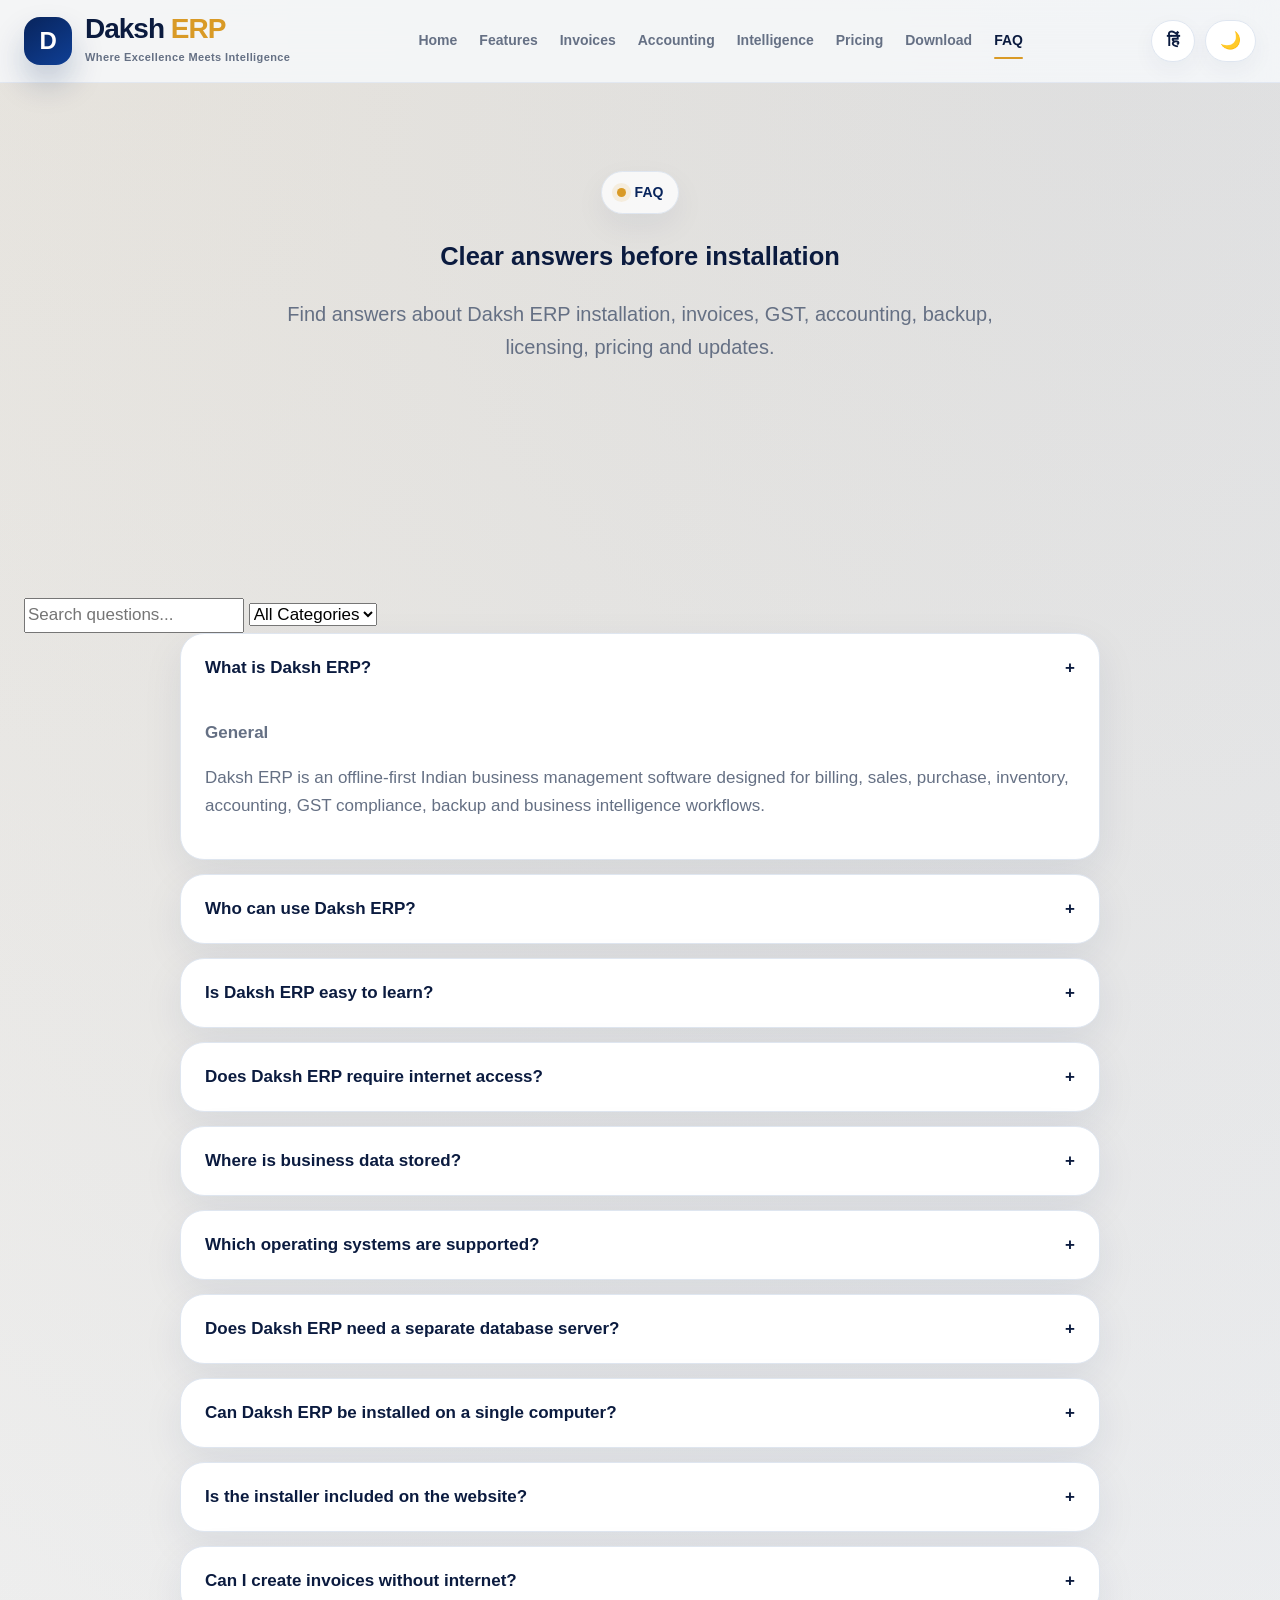
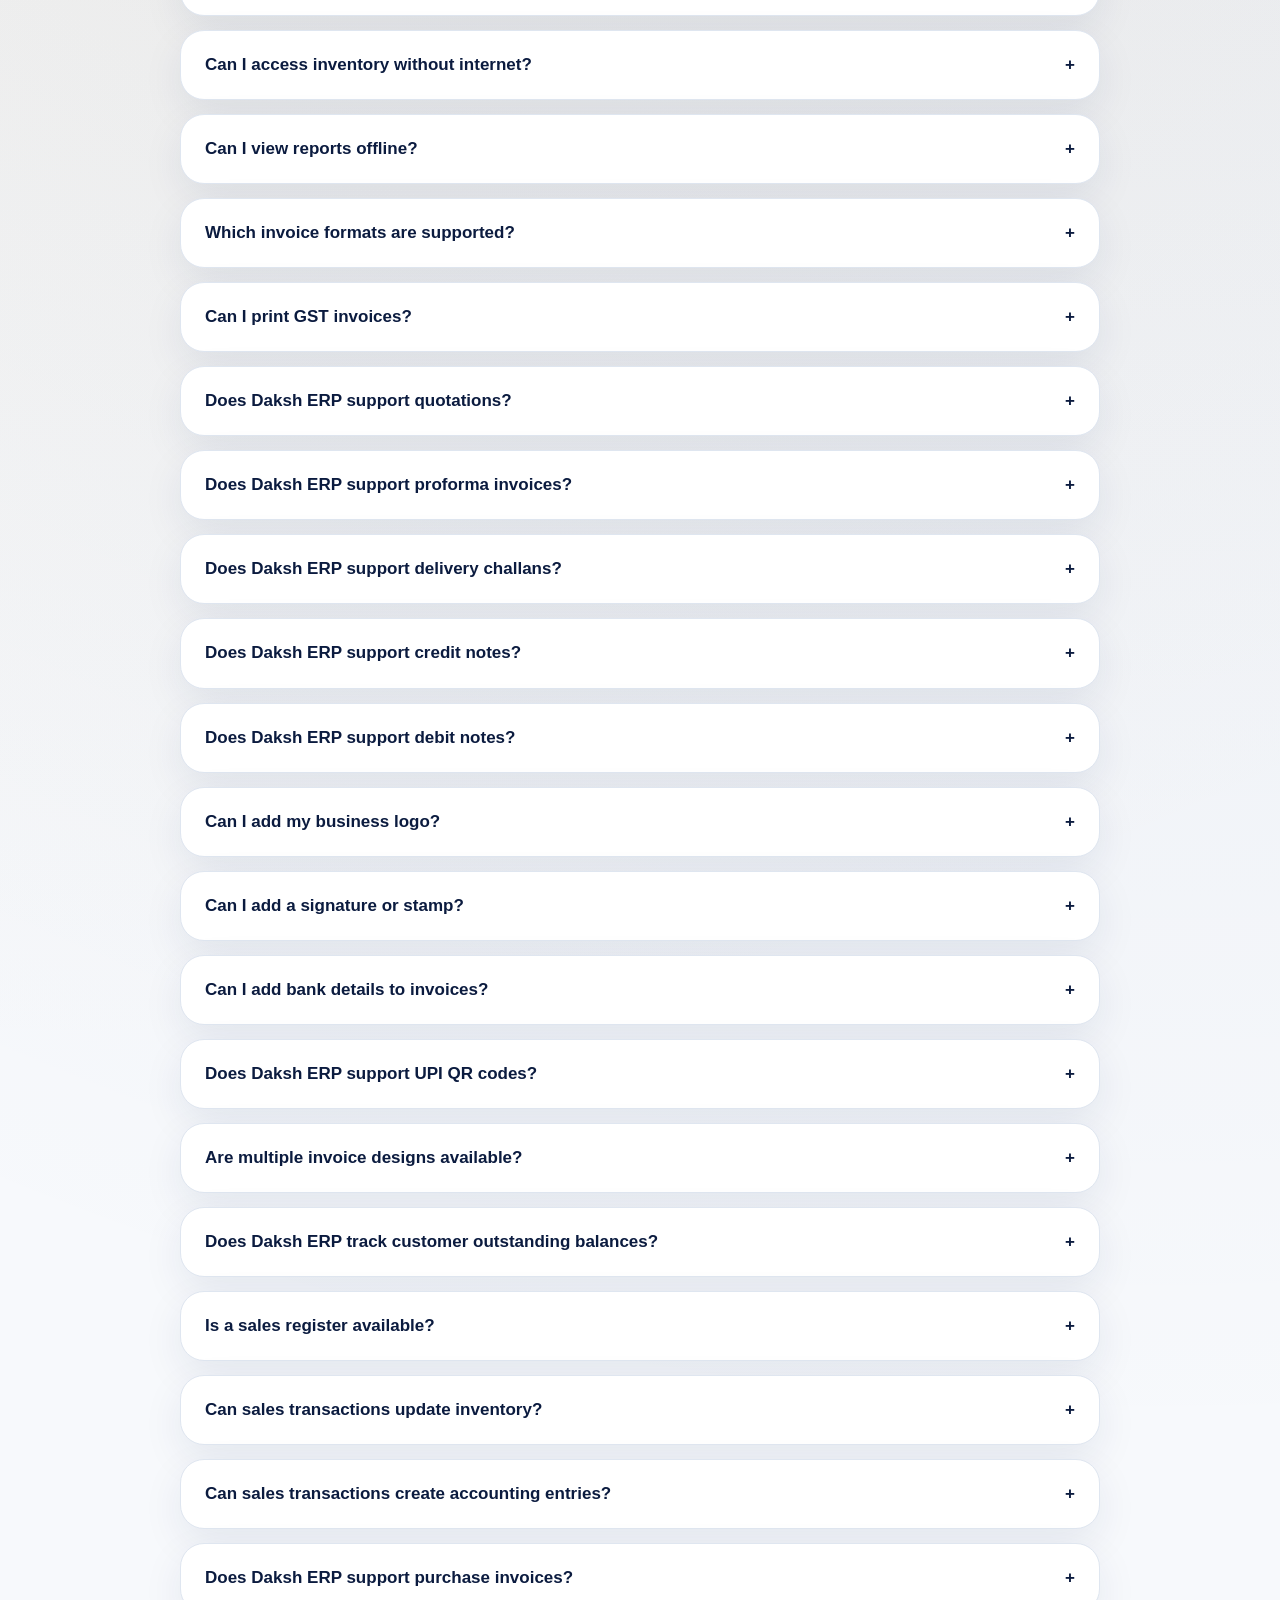
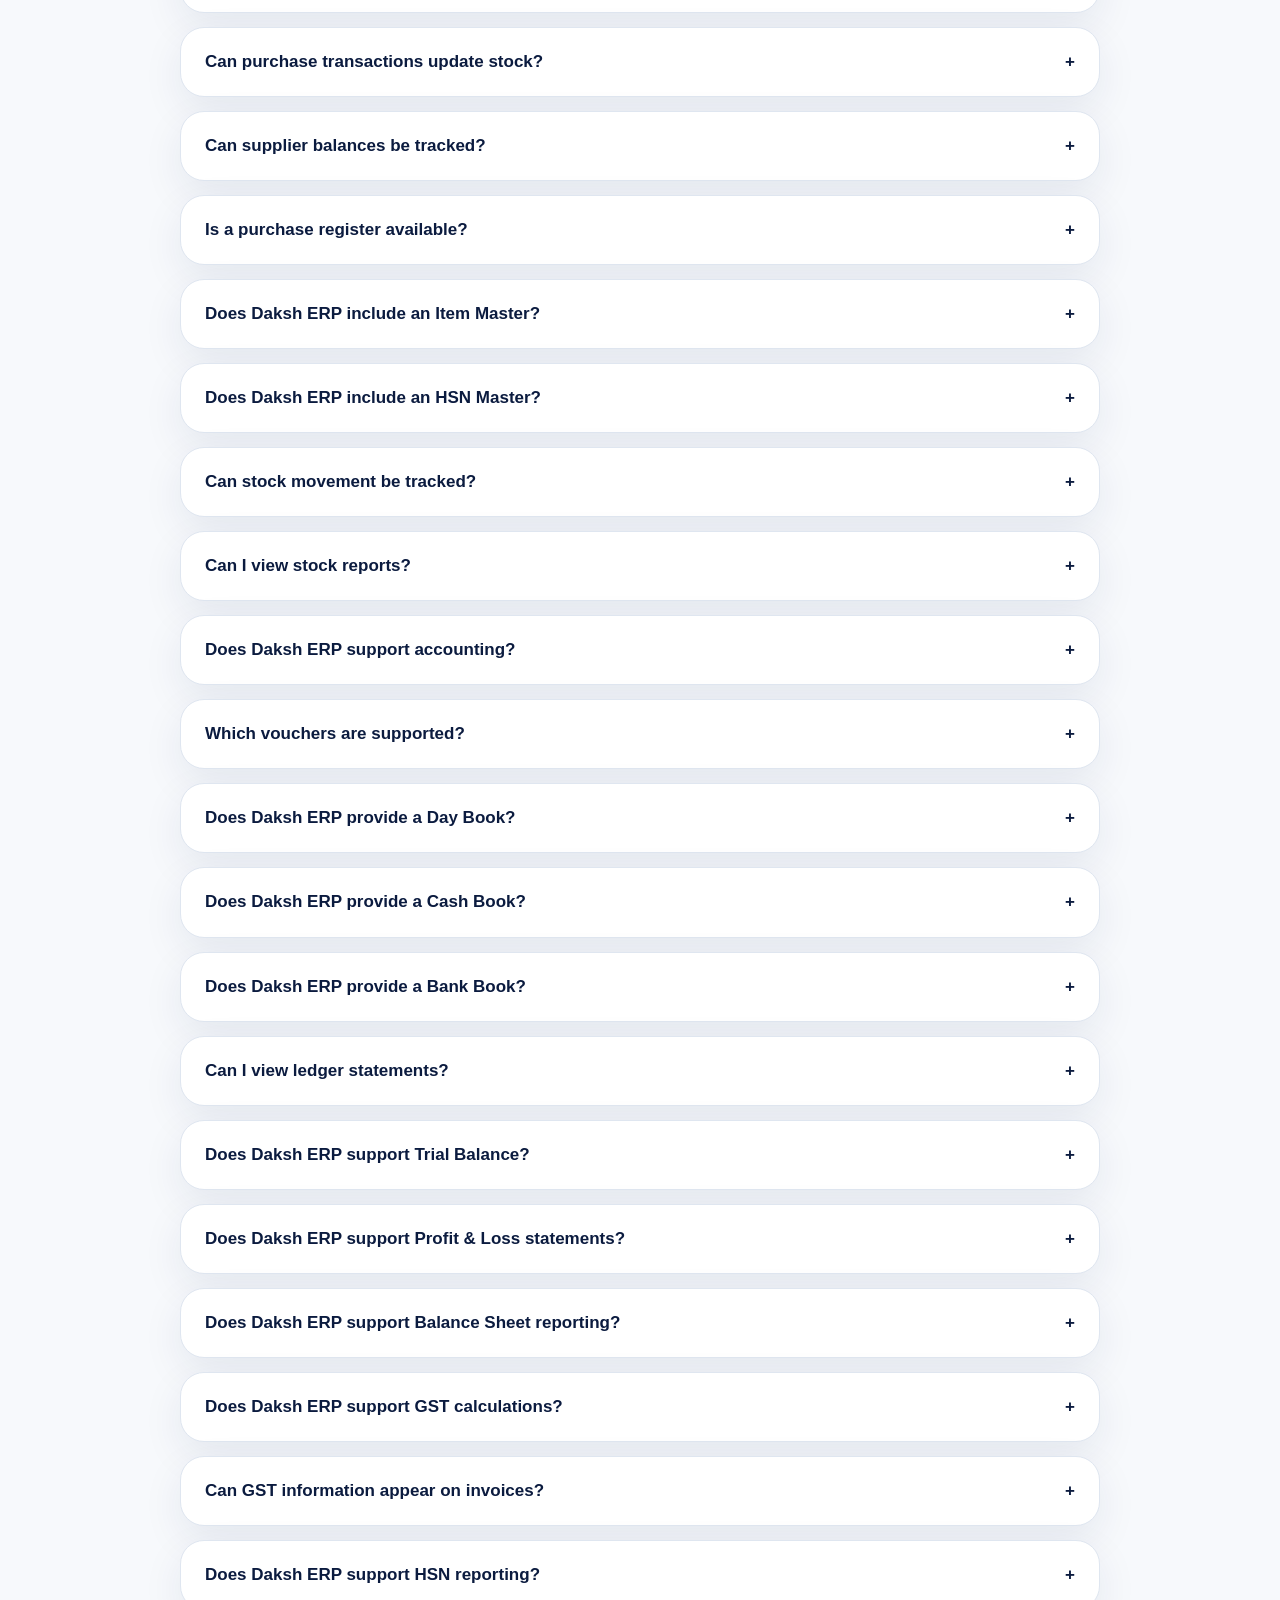
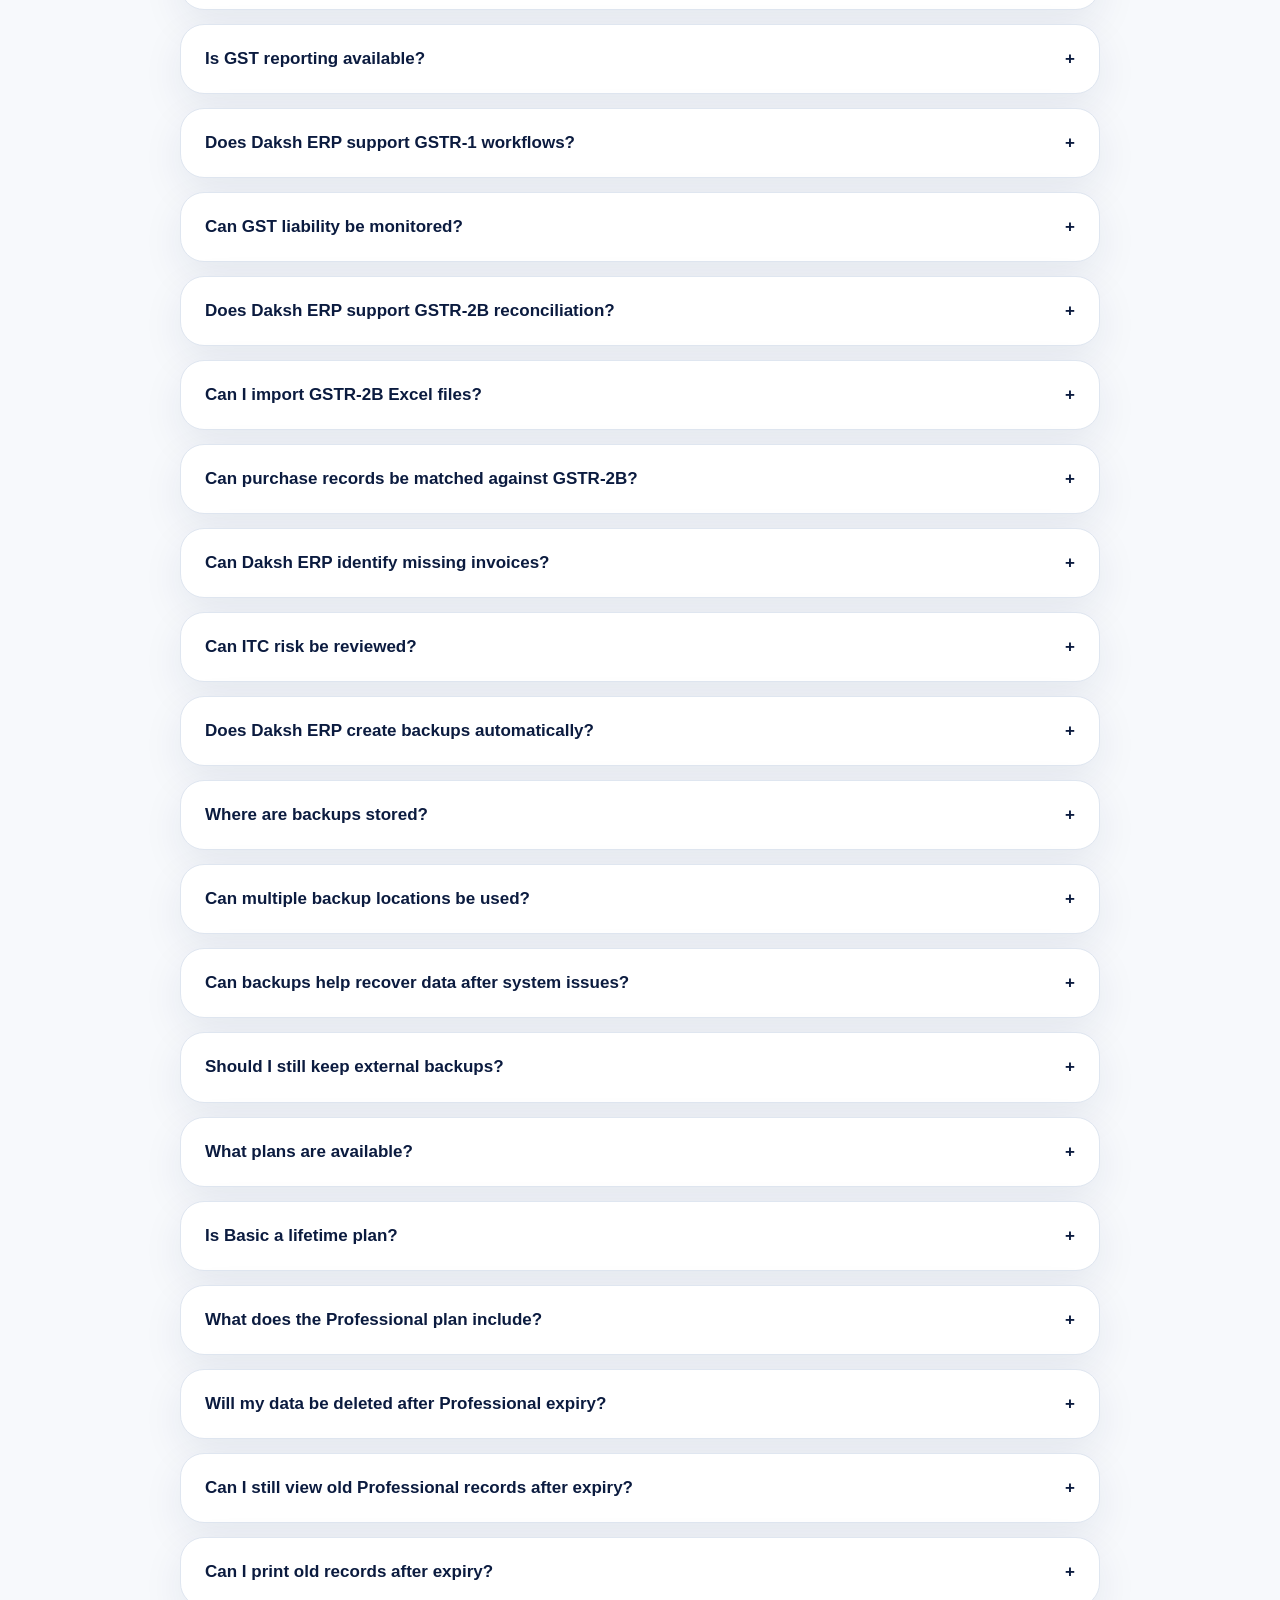
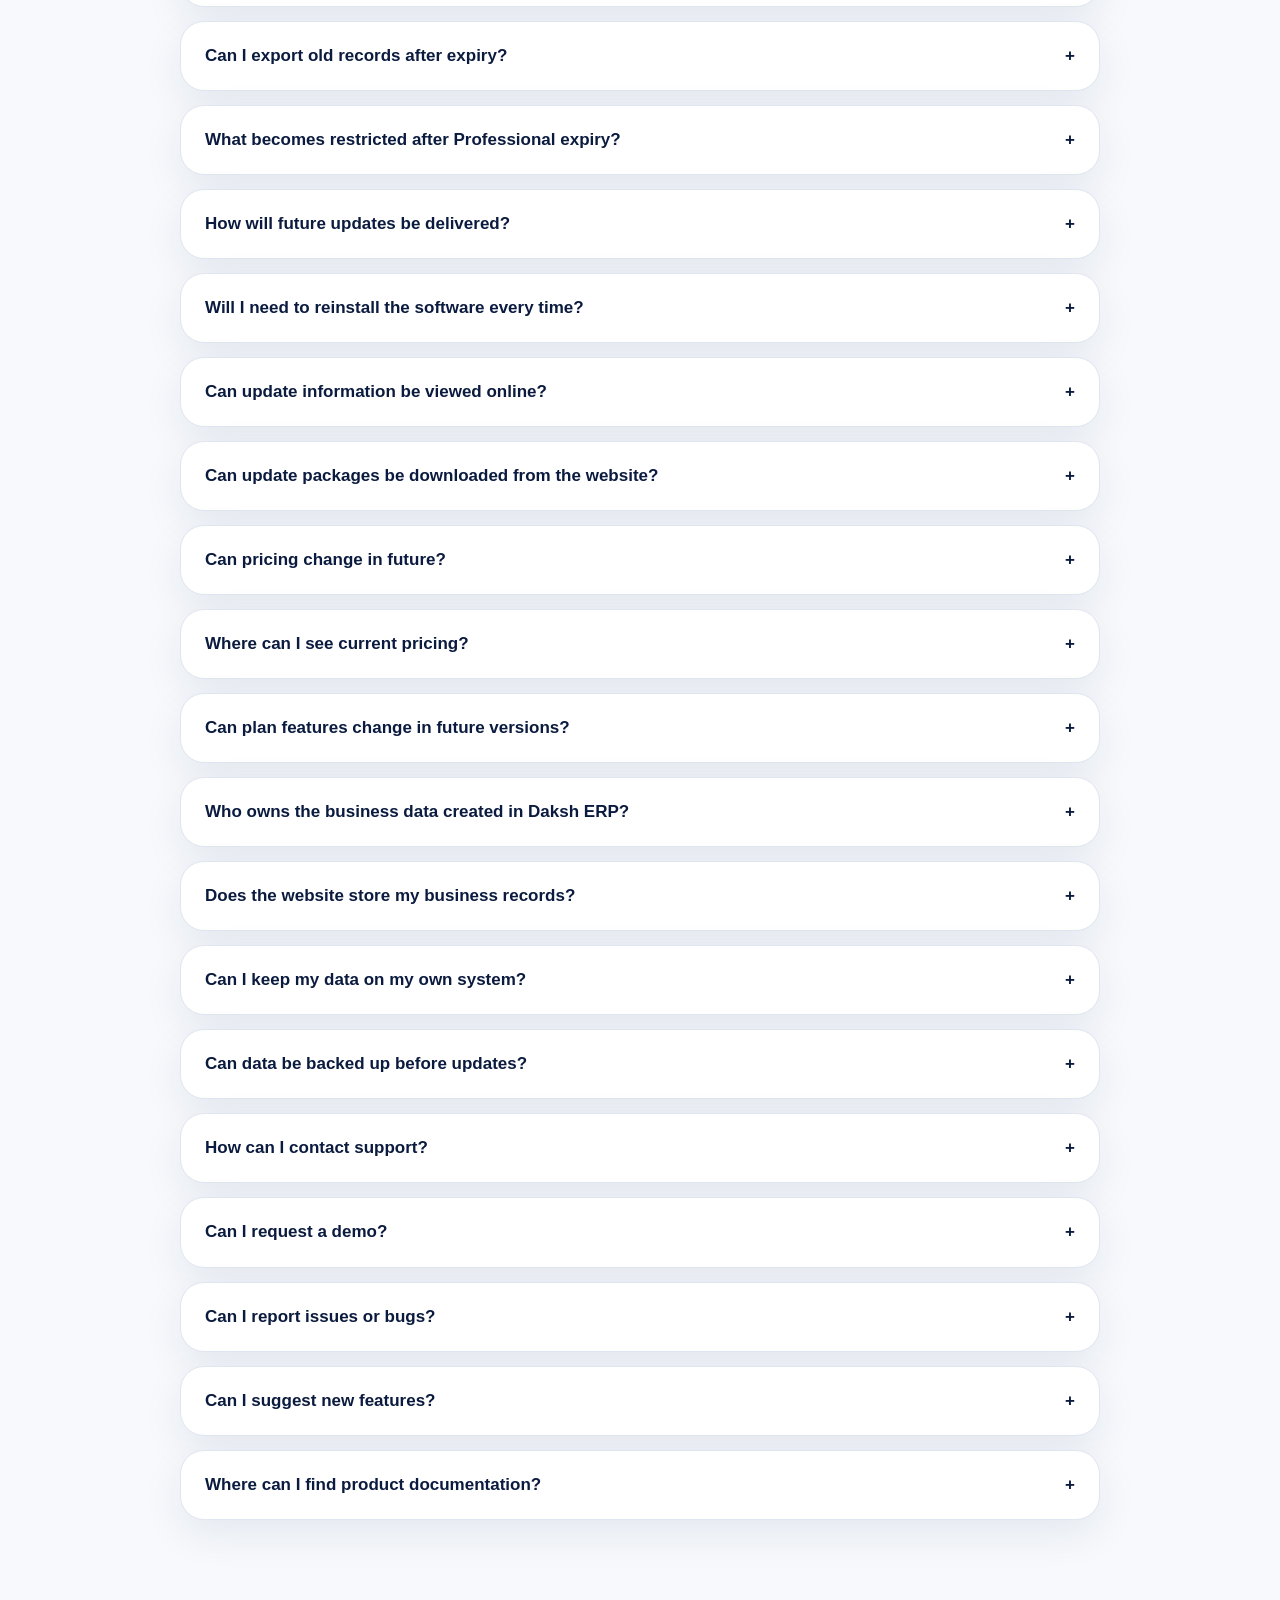
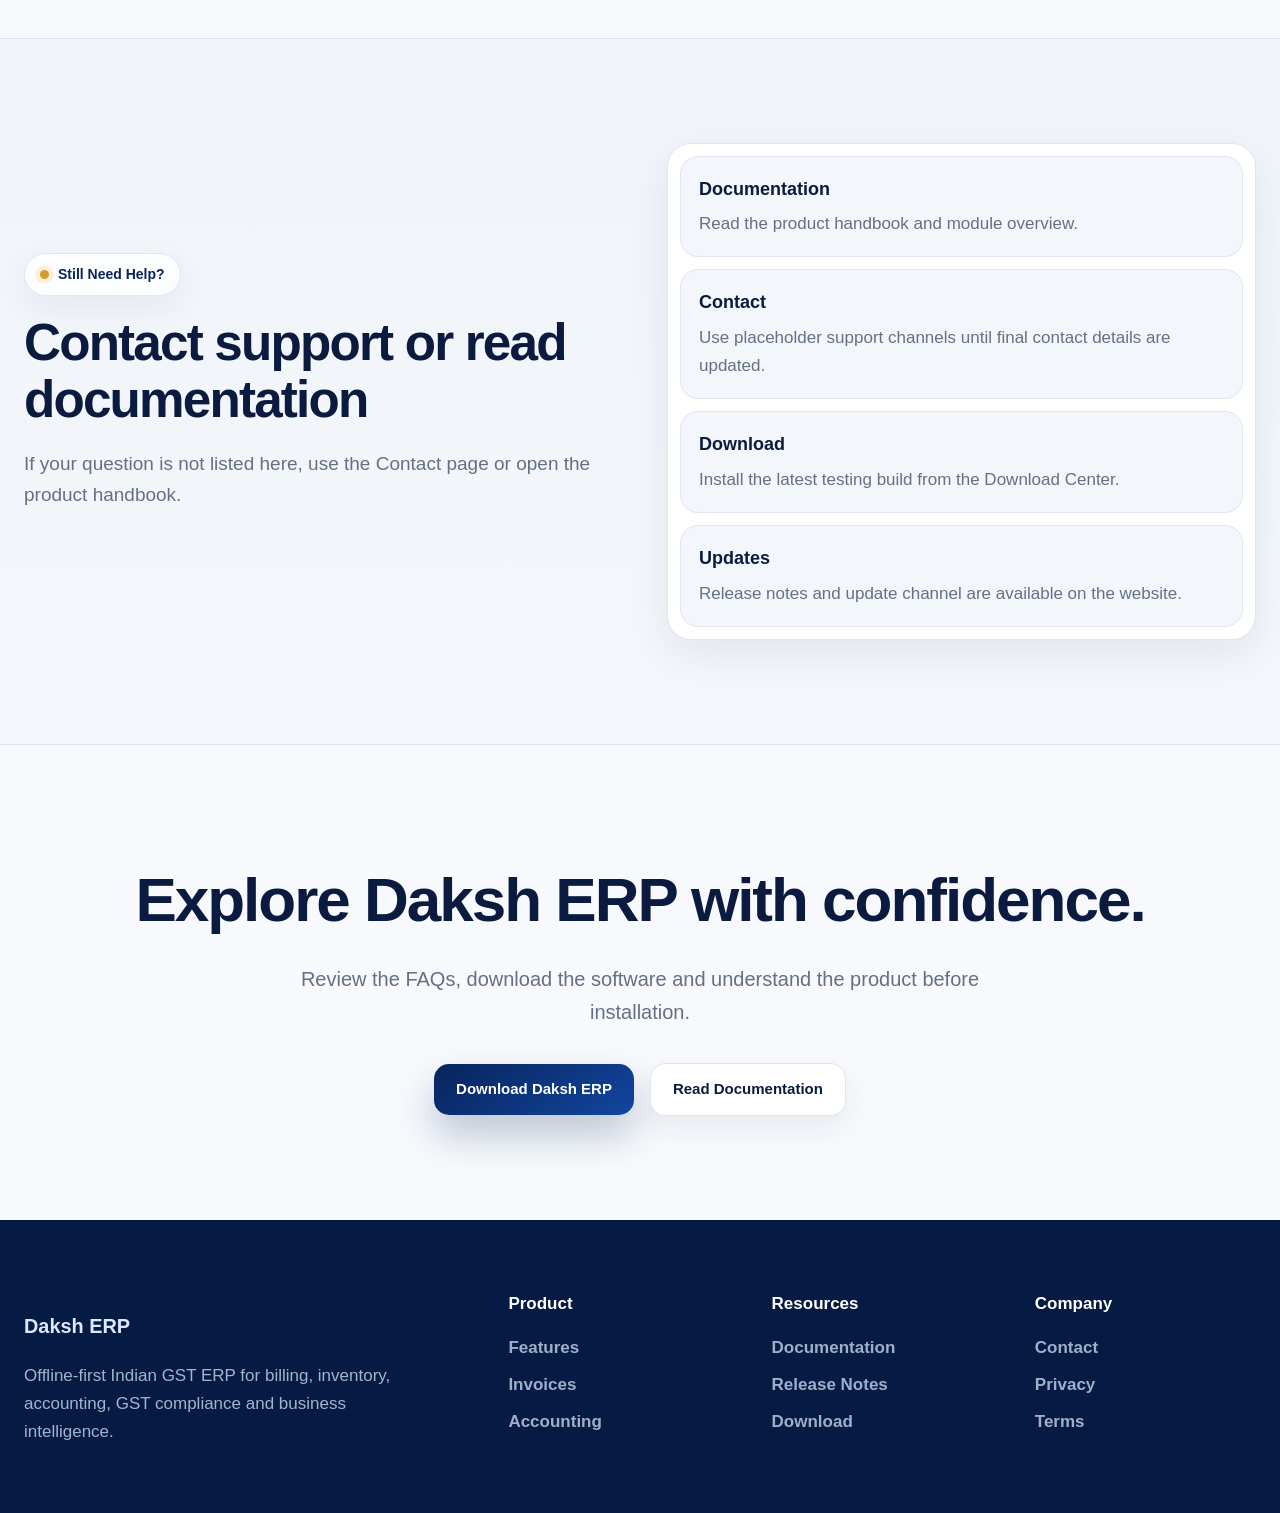
<file: faq.html>
<!doctype html>
<html lang="en" data-theme="light">

<head>
<meta charset="utf-8">
<meta name="viewport" content="width=device-width, initial-scale=1">

<title>FAQ | Daksh ERP</title>

<meta
name="description"
content="Frequently asked questions about Daksh ERP installation, billing, invoices, accounting, GST, GSTR-2B, backup, licensing, pricing and updates.">

<link rel="stylesheet" href="assets/css/style.css">
</head>

<body>

<header class="site-header">
<div class="container nav-shell">

<a class="brand" href="index.html">
<span class="brand-mark">D</span>
<span>
<strong>Daksh <em>ERP</em></strong>
<small>Where Excellence Meets Intelligence</small>
</span>
</a>

<button class="mobile-menu-btn" id="mobileMenuButton">☰</button>

<nav class="main-nav" id="mainNavigation">
<a href="index.html">Home</a>
<a href="features.html">Features</a>
<a href="invoices.html">Invoices</a>
<a href="accounting.html">Accounting</a>
<a href="intelligence.html">Intelligence</a>
<a href="pricing.html">Pricing</a>
<a href="download.html">Download</a>
<a href="faq.html" class="active">FAQ</a>
</nav>

<div class="nav-actions">
<button id="languageToggle" class="chip-btn">हिन्दी</button>
<button id="themeToggle" class="chip-btn">🌙</button>
</div>

</div>
</header>

<main>

<section class="hero-section">
<div class="container">
<div class="section-heading">
<span class="section-tag">FAQ</span>
<h1>Clear answers before installation</h1>
<p>
Find answers about Daksh ERP installation, invoices, GST, accounting, backup, licensing, pricing and updates.
</p>
</div>
</div>
</section>

<section class="section">
<div class="container">

<div class="faq-tools">
<input
type="search"
id="faqSearch"
class="faq-search"
placeholder="Search questions...">

<select id="faqCategory" class="faq-select">
<option value="all">All Categories</option>
</select>
</div>

<div id="faqList" class="faq-list">
<div class="notice-box">
Loading FAQs...
</div>
</div>

</div>
</section>

<section class="section soft">
<div class="container split-grid">

<div>
<span class="section-tag">Still Need Help?</span>
<h2>Contact support or read documentation</h2>
<p>
If your question is not listed here, use the Contact page or open the product handbook.
</p>
</div>

<div class="trust-panel">
<div>
<strong>Documentation</strong>
<span>Read the product handbook and module overview.</span>
</div>
<div>
<strong>Contact</strong>
<span>Use placeholder support channels until final contact details are updated.</span>
</div>
<div>
<strong>Download</strong>
<span>Install the latest testing build from the Download Center.</span>
</div>
<div>
<strong>Updates</strong>
<span>Release notes and update channel are available on the website.</span>
</div>
</div>

</div>
</section>

<section class="section cta-section">
<div class="container">
<h2>Explore Daksh ERP with confidence.</h2>
<p>
Review the FAQs, download the software and understand the product before installation.
</p>

<div class="hero-actions center">
<a class="btn btn-primary" href="download.html">Download Daksh ERP</a>
<a class="btn btn-outline" href="documentation.html">Read Documentation</a>
</div>
</div>
</section>

</main>

<footer class="site-footer">
<div class="container footer-grid">

<div>
<h3>Daksh ERP</h3>
<p>
Offline-first Indian GST ERP for billing, inventory, accounting, GST compliance and business intelligence.
</p>
</div>

<div>
<h4>Product</h4>
<a href="features.html">Features</a>
<a href="invoices.html">Invoices</a>
<a href="accounting.html">Accounting</a>
</div>

<div>
<h4>Resources</h4>
<a href="documentation.html">Documentation</a>
<a href="releases.html">Release Notes</a>
<a href="download.html">Download</a>
</div>

<div>
<h4>Company</h4>
<a href="contact.html">Contact</a>
<a href="privacy.html">Privacy</a>
<a href="terms.html">Terms</a>
</div>

</div>
</footer>

<script src="assets/js/app.js"></script>

<script>
let faqData = [];

async function loadFAQPage() {
    try {
        const response = await fetch("data/faq.json");
        faqData = await response.json();

        buildFAQCategories();
        renderFAQItems(faqData);

        const searchInput = document.getElementById("faqSearch");
        const categorySelect = document.getElementById("faqCategory");

        searchInput.addEventListener("input", filterFAQ);
        categorySelect.addEventListener("change", filterFAQ);

    } catch (error) {
        document.getElementById("faqList").innerHTML =
            '<div class="notice-box">FAQ data could not be loaded.</div>';
    }
}

function buildFAQCategories() {
    const select = document.getElementById("faqCategory");
    const categories = [...new Set(faqData.map(item => item.category))];

    categories.forEach(category => {
        const option = document.createElement("option");
        option.value = category;
        option.textContent = category;
        select.appendChild(option);
    });
}

function filterFAQ() {
    const search = document.getElementById("faqSearch").value.toLowerCase();
    const category = document.getElementById("faqCategory").value;

    const filtered = faqData.filter(item => {
        const matchesSearch =
            item.question.toLowerCase().includes(search) ||
            item.answer.toLowerCase().includes(search) ||
            item.category.toLowerCase().includes(search);

        const matchesCategory =
            category === "all" || item.category === category;

        return matchesSearch && matchesCategory;
    });

    renderFAQItems(filtered);
}

function renderFAQItems(items) {
    const list = document.getElementById("faqList");

    if (!items.length) {
        list.innerHTML =
            '<div class="notice-box">No matching questions found.</div>';
        return;
    }

    list.innerHTML = items.map((item, index) => `
        <div class="faq-item ${index === 0 ? "open" : ""}">
            <div class="faq-question">
                <span>${item.question}</span>
                <strong>+</strong>
            </div>
            <div class="faq-answer">
                <p><strong>${item.category}</strong></p>
                <p>${item.answer}</p>
            </div>
        </div>
    `).join("");

    document.querySelectorAll(".faq-question").forEach(question => {
        question.addEventListener("click", () => {
            question.closest(".faq-item").classList.toggle("open");
        });
    });
}

loadFAQPage();
</script>

</body>
</html>
</file>
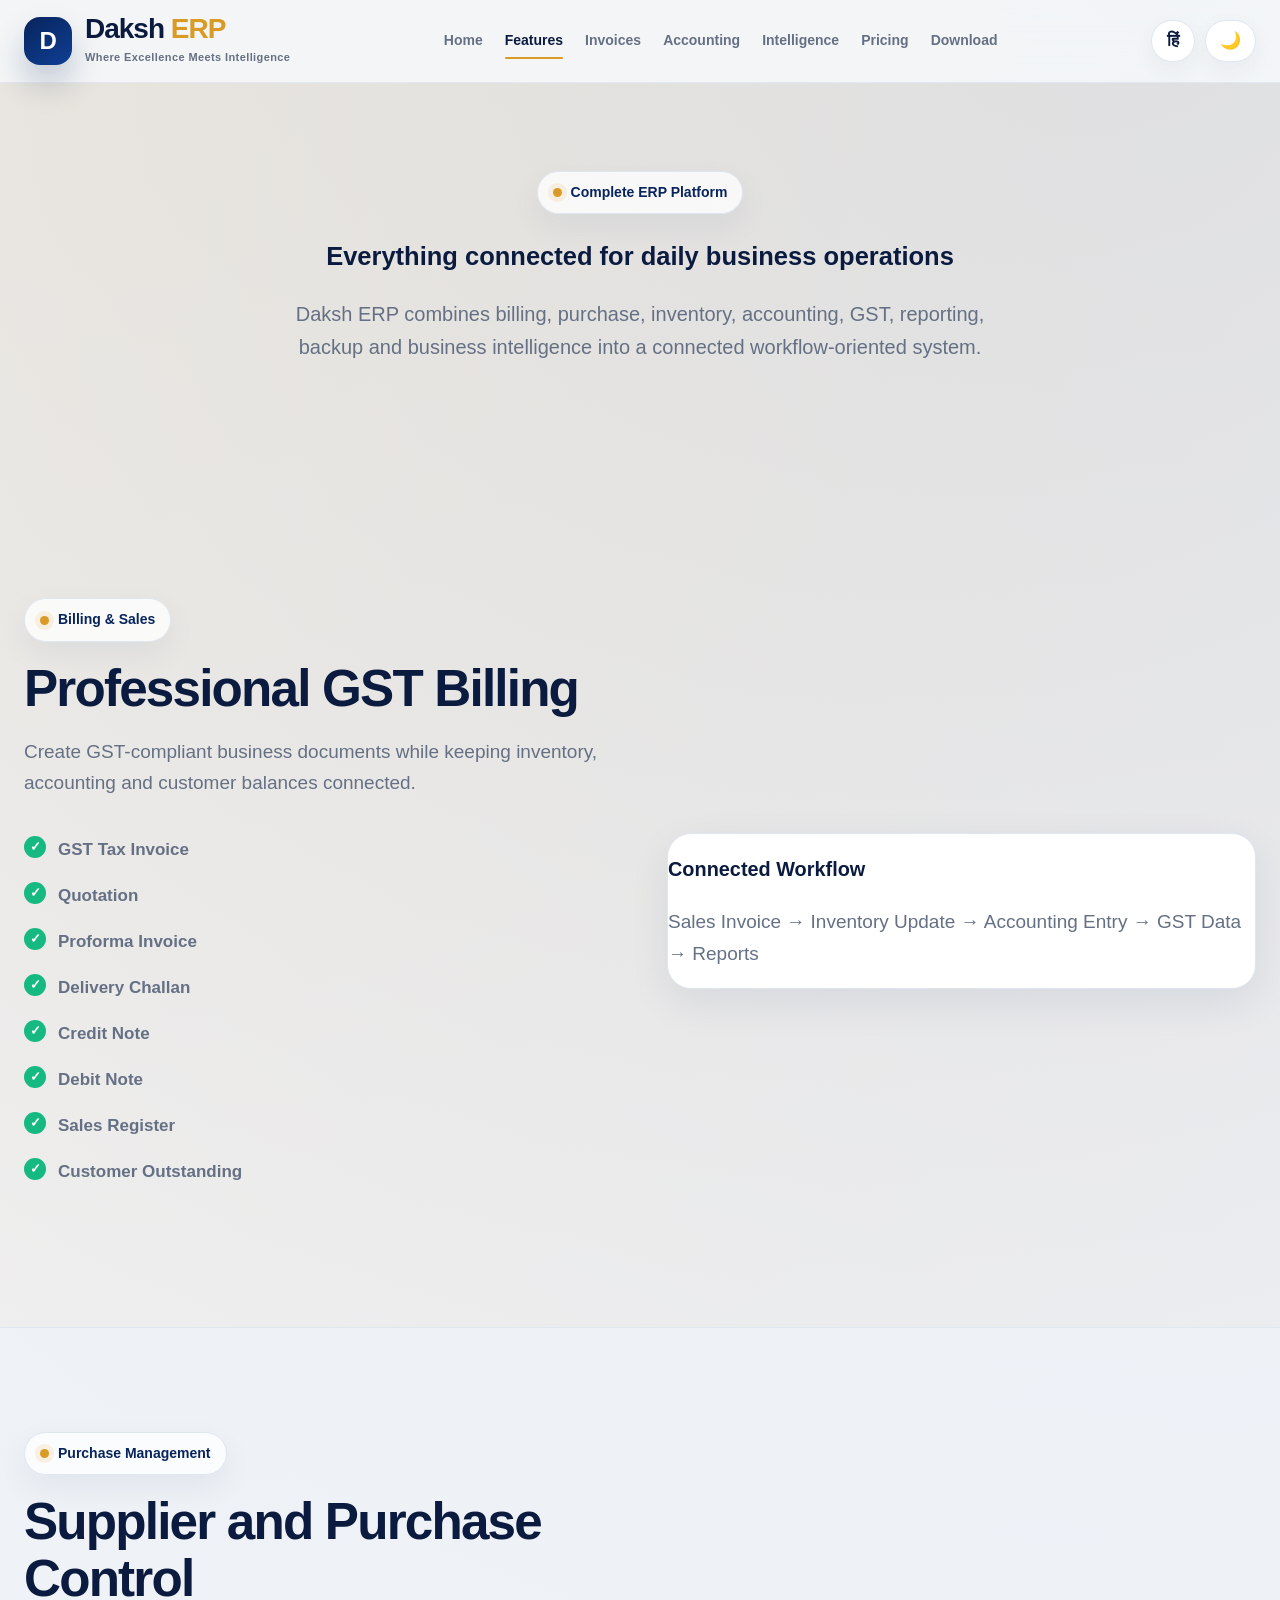
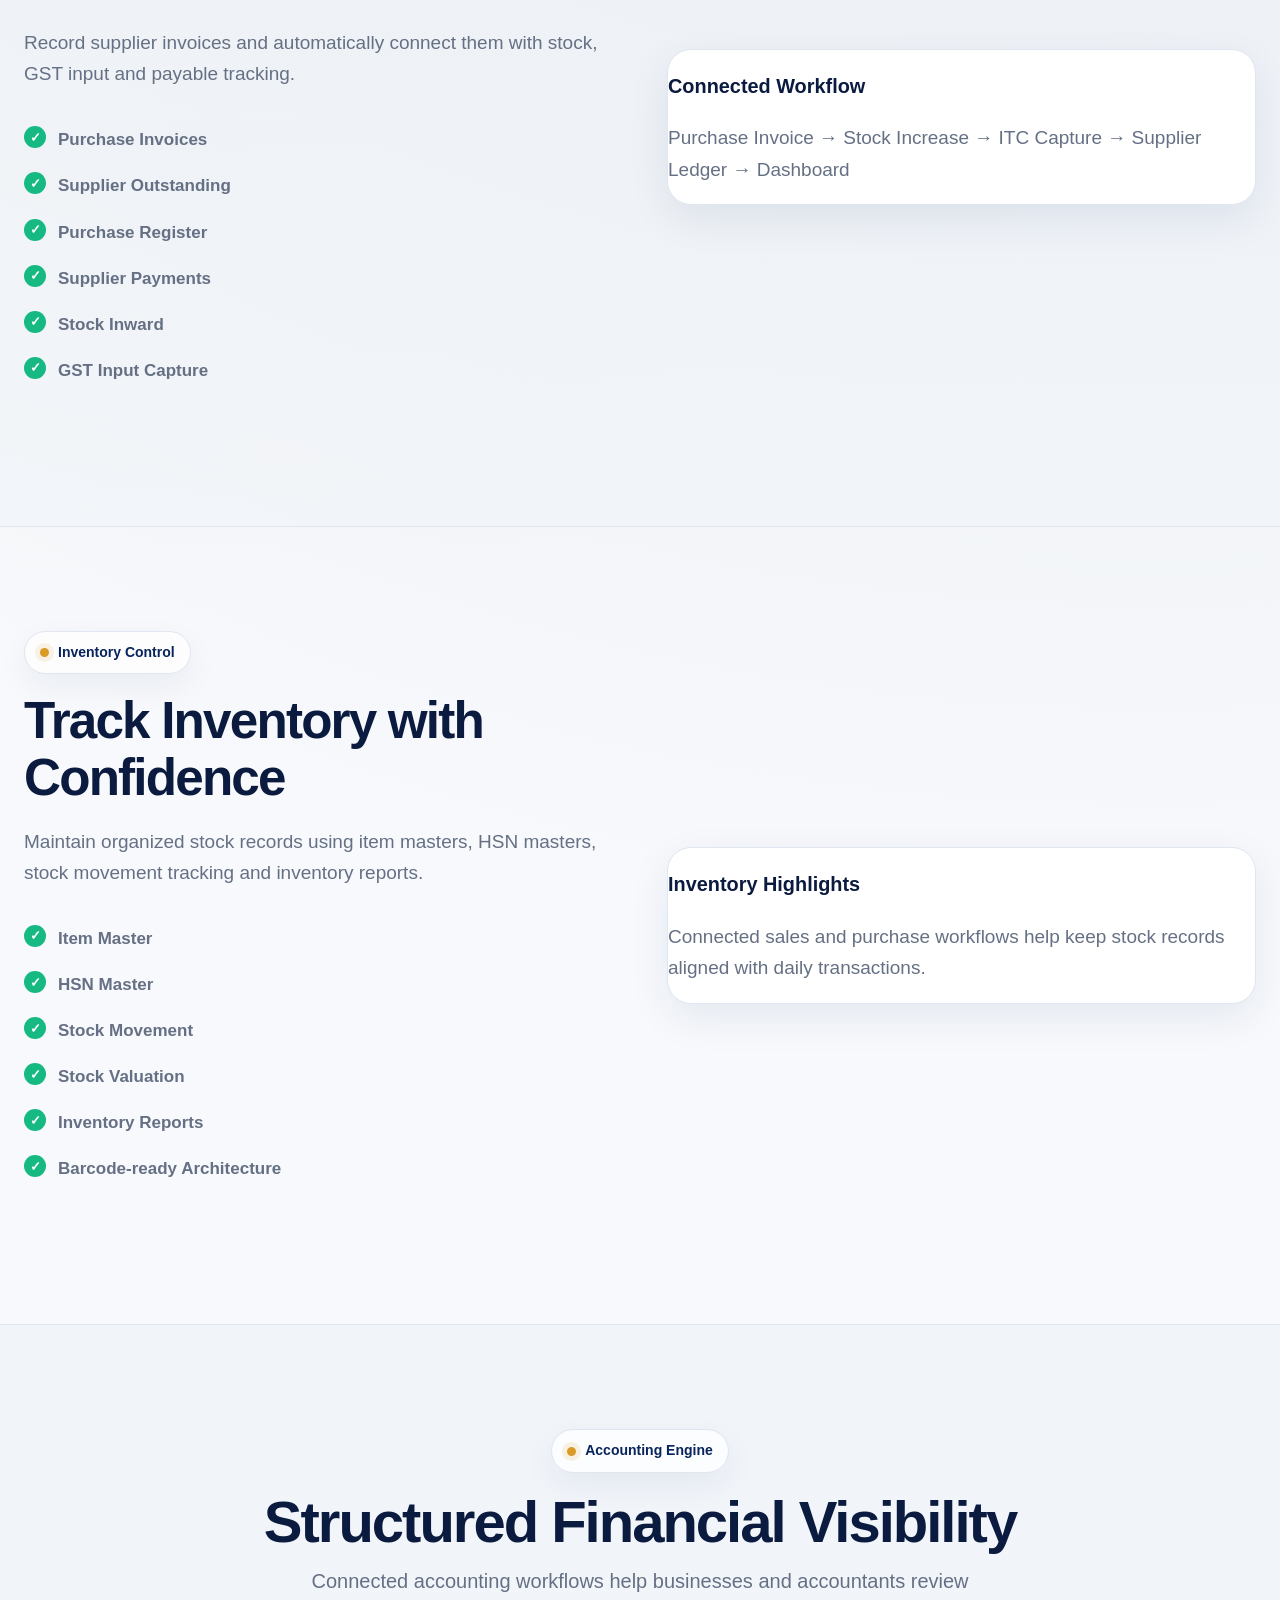
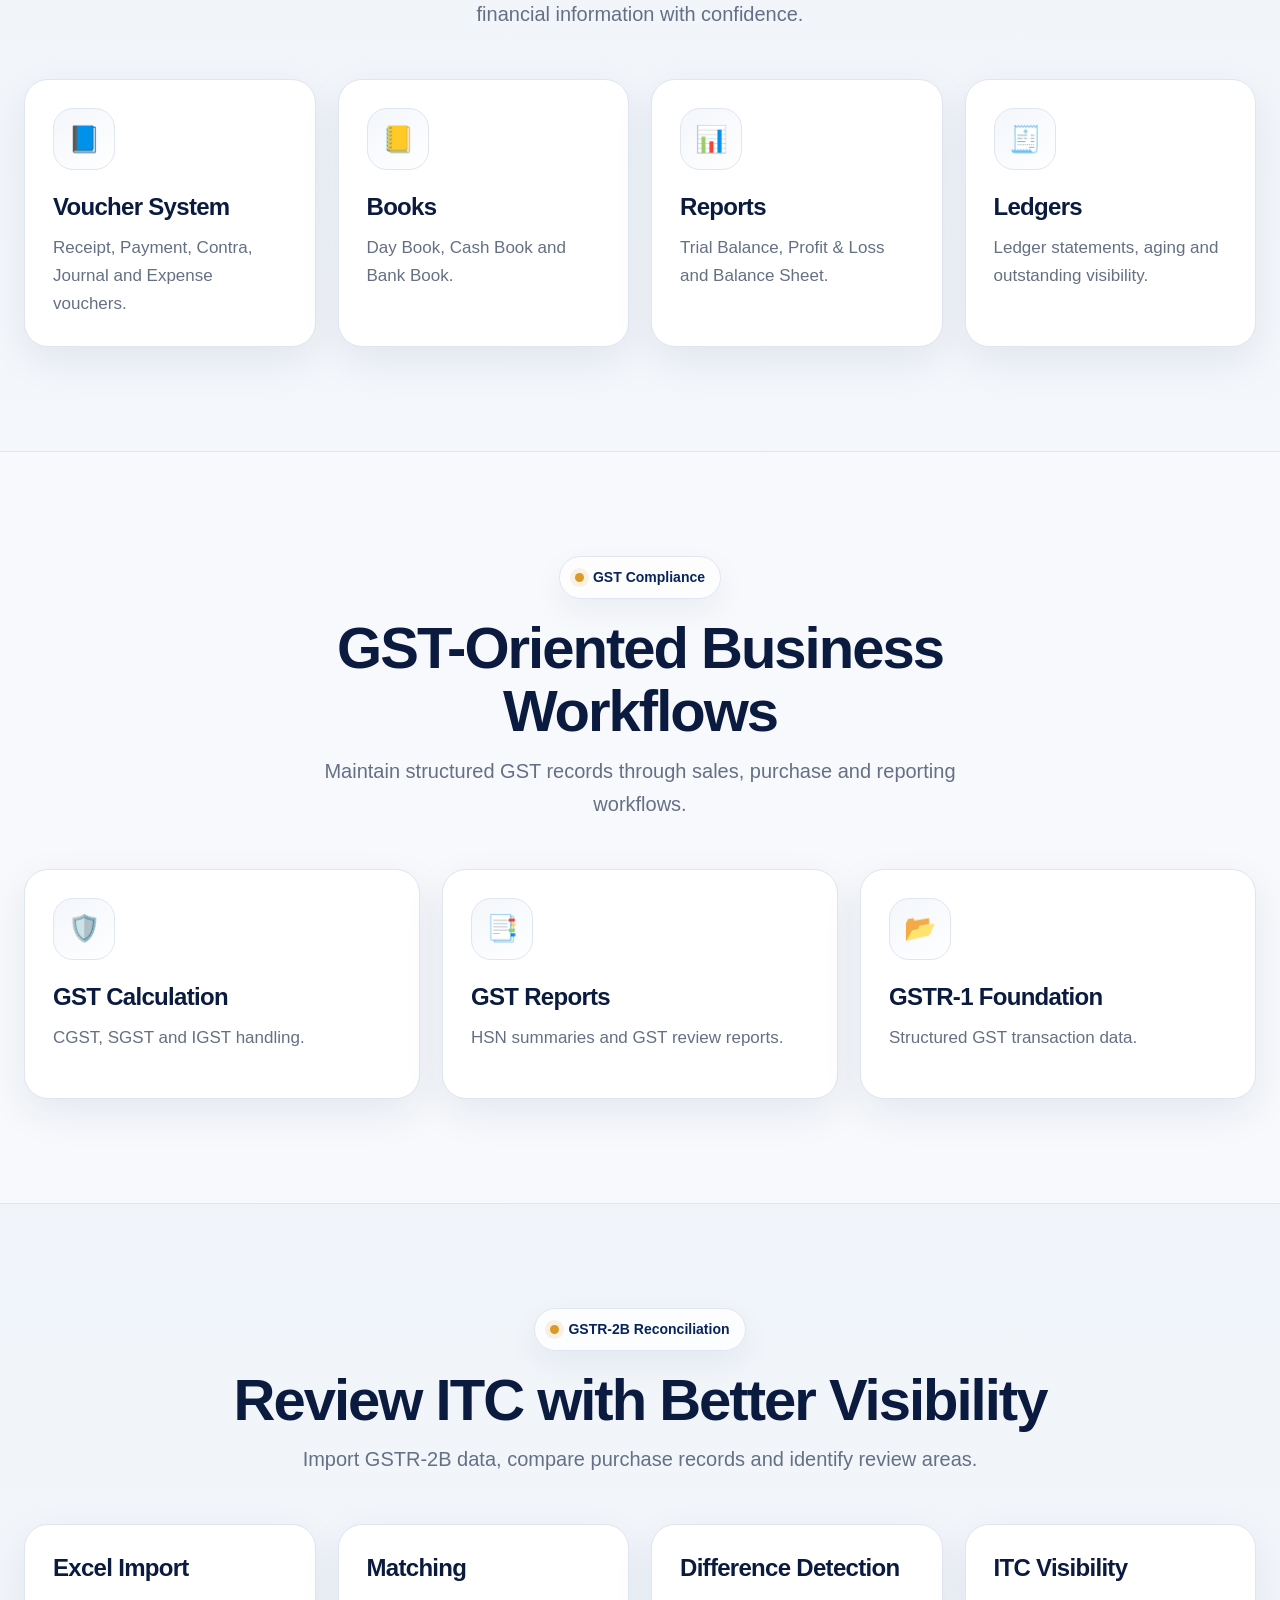
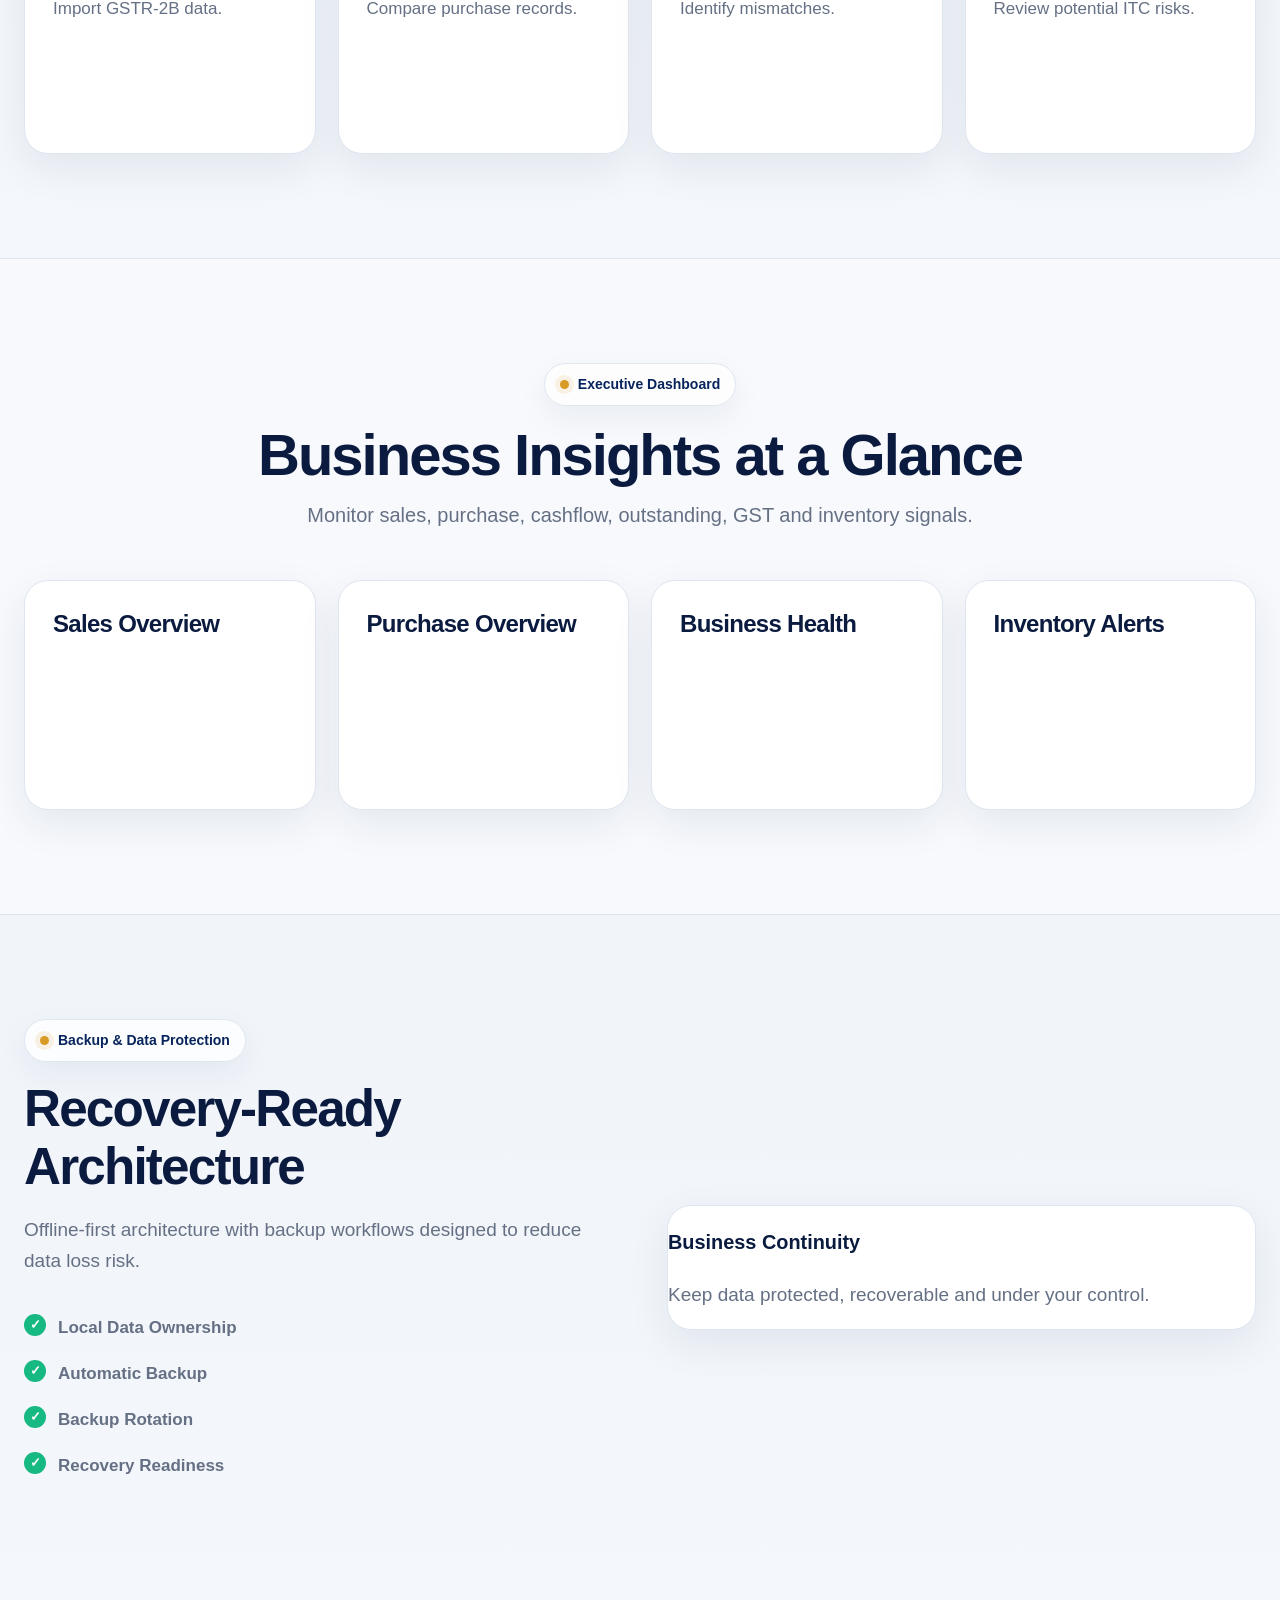
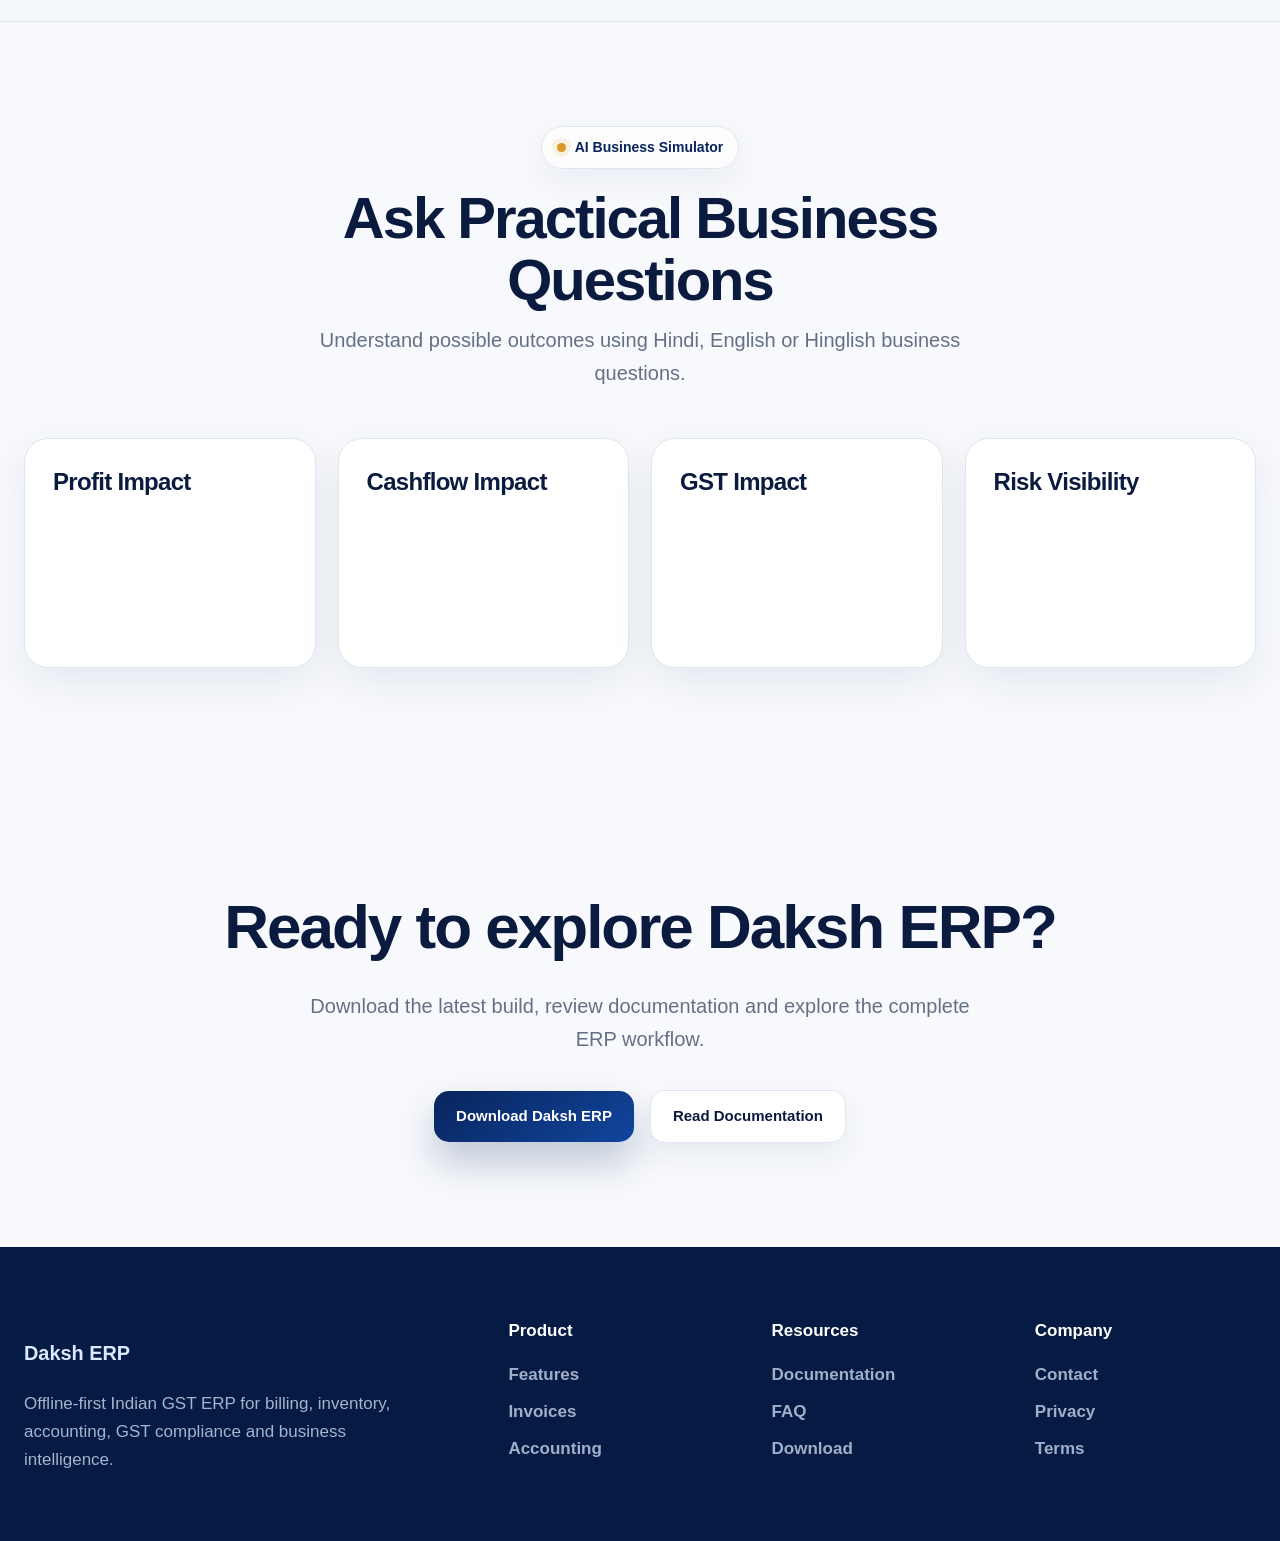
<file: features.html>
<!doctype html>
<html lang="en" data-theme="light">
<head>
<meta charset="utf-8">
<meta name="viewport" content="width=device-width, initial-scale=1">

<title>Features | Daksh ERP</title>

<meta name="description"
content="Explore the complete feature set of Daksh ERP including billing, inventory, accounting, GST, business intelligence and backup workflows.">

<link rel="stylesheet" href="assets/css/style.css">
</head>

<body>

<header class="site-header">
    <div class="container nav-shell">

        <a class="brand" href="index.html">
            <span class="brand-mark">D</span>
            <span>
                <strong>Daksh <em>ERP</em></strong>
                <small>Where Excellence Meets Intelligence</small>
            </span>
        </a>

        <button
            class="mobile-menu-btn"
            id="mobileMenuButton">
            ☰
        </button>

        <nav
            class="main-nav"
            id="mainNavigation">

            <a href="index.html">Home</a>
            <a href="features.html" class="active">Features</a>
            <a href="invoices.html">Invoices</a>
            <a href="accounting.html">Accounting</a>
            <a href="intelligence.html">Intelligence</a>
            <a href="pricing.html">Pricing</a>
            <a href="download.html">Download</a>

        </nav>

        <div class="nav-actions">

            <button
                id="languageToggle"
                class="chip-btn">
                हिन्दी
            </button>

            <button
                id="themeToggle"
                class="chip-btn">
                🌙
            </button>

        </div>

    </div>
</header>

<main>

<!-- ====================================================== -->
<!-- HERO -->
<!-- ====================================================== -->

<section class="hero-section">

    <div class="container">

        <div class="section-heading">

            <span class="section-tag">
                Complete ERP Platform
            </span>

            <h1>
                Everything connected for daily business operations
            </h1>

            <p>
                Daksh ERP combines billing,
                purchase,
                inventory,
                accounting,
                GST,
                reporting,
                backup and business intelligence
                into a connected workflow-oriented system.
            </p>

        </div>

    </div>

</section>

<!-- ====================================================== -->
<!-- BILLING -->
<!-- ====================================================== -->

<section class="section">

    <div class="container split-grid">

        <div>

            <span class="section-tag">
                Billing & Sales
            </span>

            <h2>
                Professional GST Billing
            </h2>

            <p>
                Create GST-compliant business documents while
                keeping inventory,
                accounting and customer balances connected.
            </p>

            <ul class="tick-list">

                <li>GST Tax Invoice</li>
                <li>Quotation</li>
                <li>Proforma Invoice</li>
                <li>Delivery Challan</li>
                <li>Credit Note</li>
                <li>Debit Note</li>
                <li>Sales Register</li>
                <li>Customer Outstanding</li>

            </ul>

        </div>

        <div class="info-card">

            <h3>Connected Workflow</h3>

            <p>
                Sales Invoice
                → Inventory Update
                → Accounting Entry
                → GST Data
                → Reports
            </p>

        </div>

    </div>

</section>

<!-- ====================================================== -->
<!-- PURCHASE -->
<!-- ====================================================== -->

<section class="section soft">

<div class="container split-grid">

<div>

<span class="section-tag">
Purchase Management
</span>

<h2>
Supplier and Purchase Control
</h2>

<p>
Record supplier invoices and automatically
connect them with stock,
GST input and payable tracking.
</p>

<ul class="tick-list">

<li>Purchase Invoices</li>
<li>Supplier Outstanding</li>
<li>Purchase Register</li>
<li>Supplier Payments</li>
<li>Stock Inward</li>
<li>GST Input Capture</li>

</ul>

</div>

<div class="info-card">

<h3>Connected Workflow</h3>

<p>

Purchase Invoice
→ Stock Increase
→ ITC Capture
→ Supplier Ledger
→ Dashboard

</p>

</div>

</div>

</section>

<!-- ====================================================== -->
<!-- INVENTORY -->
<!-- ====================================================== -->

<section class="section">

<div class="container split-grid">

<div>

<span class="section-tag">
Inventory Control
</span>

<h2>
Track Inventory with Confidence
</h2>

<p>

Maintain organized stock records using
item masters,
HSN masters,
stock movement tracking
and inventory reports.

</p>

<ul class="tick-list">

<li>Item Master</li>
<li>HSN Master</li>
<li>Stock Movement</li>
<li>Stock Valuation</li>
<li>Inventory Reports</li>
<li>Barcode-ready Architecture</li>

</ul>

</div>

<div class="info-card">

<h3>Inventory Highlights</h3>

<p>

Connected sales and purchase workflows
help keep stock records aligned with
daily transactions.

</p>

</div>

</div>

</section>

<!-- ====================================================== -->
<!-- ACCOUNTING -->
<!-- ====================================================== -->

<section class="section soft">

<div class="container">

<div class="section-heading">

<span class="section-tag">
Accounting Engine
</span>

<h2>
Structured Financial Visibility
</h2>

<p>

Connected accounting workflows help
businesses and accountants review
financial information with confidence.

</p>

</div>

<div class="card-grid four">

<div class="feature-card">

<div class="icon">📘</div>

<h3>Voucher System</h3>

<p>

Receipt,
Payment,
Contra,
Journal
and Expense vouchers.

</p>

</div>

<div class="feature-card">

<div class="icon">📒</div>

<h3>Books</h3>

<p>

Day Book,
Cash Book
and Bank Book.

</p>

</div>

<div class="feature-card">

<div class="icon">📊</div>

<h3>Reports</h3>

<p>

Trial Balance,
Profit & Loss
and Balance Sheet.

</p>

</div>

<div class="feature-card">

<div class="icon">🧾</div>

<h3>Ledgers</h3>

<p>

Ledger statements,
aging
and outstanding visibility.

</p>

</div>

</div>

</div>

</section>

<!-- ====================================================== -->
<!-- GST -->
<!-- ====================================================== -->

<section class="section">

<div class="container">

<div class="section-heading">

<span class="section-tag">
GST Compliance
</span>

<h2>
GST-Oriented Business Workflows
</h2>

<p>

Maintain structured GST records through
sales,
purchase and reporting workflows.

</p>

</div>

<div class="card-grid three">

<div class="feature-card">

<div class="icon">🛡️</div>

<h3>GST Calculation</h3>

<p>

CGST,
SGST
and IGST handling.

</p>

</div>

<div class="feature-card">

<div class="icon">📑</div>

<h3>GST Reports</h3>

<p>

HSN summaries
and GST review reports.

</p>

</div>

<div class="feature-card">

<div class="icon">📂</div>

<h3>GSTR-1 Foundation</h3>

<p>

Structured GST transaction data.

</p>

</div>

</div>

</div>

</section>

<!-- ====================================================== -->
<!-- GSTR 2B -->
<!-- ====================================================== -->

<section class="section soft">

<div class="container">

<div class="section-heading">

<span class="section-tag">
GSTR-2B Reconciliation
</span>

<h2>
Review ITC with Better Visibility
</h2>

<p>

Import GSTR-2B data,
compare purchase records
and identify review areas.

</p>

</div>

<div class="card-grid four">

<div class="feature-card">
<h3>Excel Import</h3>
<p>Import GSTR-2B data.</p>
</div>

<div class="feature-card">
<h3>Matching</h3>
<p>Compare purchase records.</p>
</div>

<div class="feature-card">
<h3>Difference Detection</h3>
<p>Identify mismatches.</p>
</div>

<div class="feature-card">
<h3>ITC Visibility</h3>
<p>Review potential ITC risks.</p>
</div>

</div>

</div>

</section>

<!-- ====================================================== -->
<!-- DASHBOARD -->
<!-- ====================================================== -->

<section class="section">

<div class="container">

<div class="section-heading">

<span class="section-tag">
Executive Dashboard
</span>

<h2>
Business Insights at a Glance
</h2>

<p>

Monitor sales,
purchase,
cashflow,
outstanding,
GST and inventory signals.

</p>

</div>

<div class="card-grid four">

<div class="feature-card">
<h3>Sales Overview</h3>
</div>

<div class="feature-card">
<h3>Purchase Overview</h3>
</div>

<div class="feature-card">
<h3>Business Health</h3>
</div>

<div class="feature-card">
<h3>Inventory Alerts</h3>
</div>

</div>

</div>

</section>

<!-- ====================================================== -->
<!-- BACKUP -->
<!-- ====================================================== -->

<section class="section soft">

<div class="container split-grid">

<div>

<span class="section-tag">
Backup & Data Protection
</span>

<h2>
Recovery-Ready Architecture
</h2>

<p>

Offline-first architecture with
backup workflows designed
to reduce data loss risk.

</p>

<ul class="tick-list">

<li>Local Data Ownership</li>
<li>Automatic Backup</li>
<li>Backup Rotation</li>
<li>Recovery Readiness</li>

</ul>

</div>

<div class="info-card">

<h3>
Business Continuity
</h3>

<p>

Keep data protected,
recoverable
and under your control.

</p>

</div>

</div>

</section>

<!-- ====================================================== -->
<!-- AI -->
<!-- ====================================================== -->

<section class="section">

<div class="container">

<div class="section-heading">

<span class="section-tag">
AI Business Simulator
</span>

<h2>
Ask Practical Business Questions
</h2>

<p>

Understand possible outcomes using
Hindi,
English or Hinglish business questions.

</p>

</div>

<div class="card-grid four">

<div class="feature-card">
<h3>Profit Impact</h3>
</div>

<div class="feature-card">
<h3>Cashflow Impact</h3>
</div>

<div class="feature-card">
<h3>GST Impact</h3>
</div>

<div class="feature-card">
<h3>Risk Visibility</h3>
</div>

</div>

</div>

</section>

<!-- ====================================================== -->
<!-- CTA -->
<!-- ====================================================== -->

<section class="section cta-section">

<div class="container">

<h2>
Ready to explore Daksh ERP?
</h2>

<p>

Download the latest build,
review documentation
and explore the complete ERP workflow.

</p>

<div class="hero-actions center">

<a
class="btn btn-primary"
href="download.html">

Download Daksh ERP

</a>

<a
class="btn btn-outline"
href="documentation.html">

Read Documentation

</a>

</div>

</div>

</section>

</main>

<footer class="site-footer">

<div class="container footer-grid">

<div>

<h3>Daksh ERP</h3>

<p>

Offline-first Indian GST ERP for billing,
inventory,
accounting,
GST compliance
and business intelligence.

</p>

</div>

<div>

<h4>Product</h4>

<a href="features.html">Features</a>
<a href="invoices.html">Invoices</a>
<a href="accounting.html">Accounting</a>

</div>

<div>

<h4>Resources</h4>

<a href="documentation.html">Documentation</a>
<a href="faq.html">FAQ</a>
<a href="download.html">Download</a>

</div>

<div>

<h4>Company</h4>

<a href="contact.html">Contact</a>
<a href="privacy.html">Privacy</a>
<a href="terms.html">Terms</a>

</div>

</div>

</footer>

<script src="assets/js/app.js"></script>

</body>
</html>
</file>
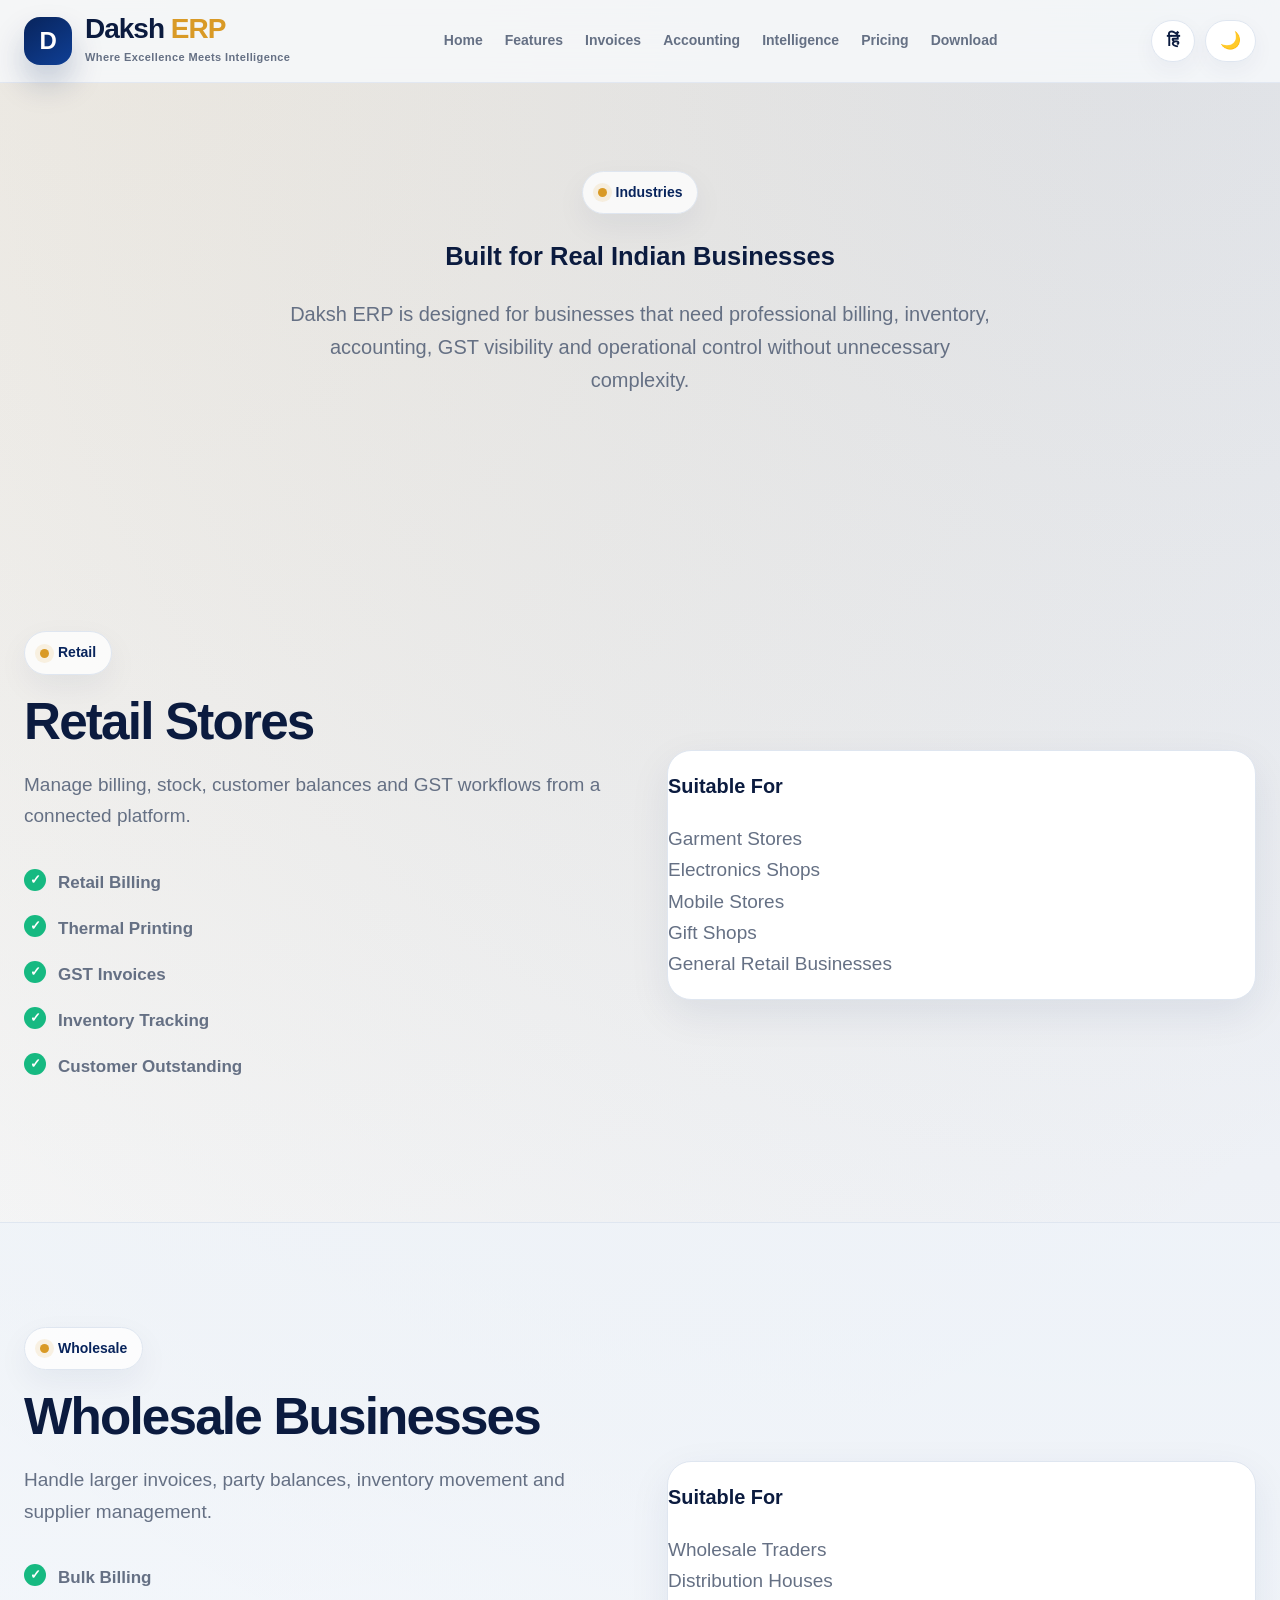
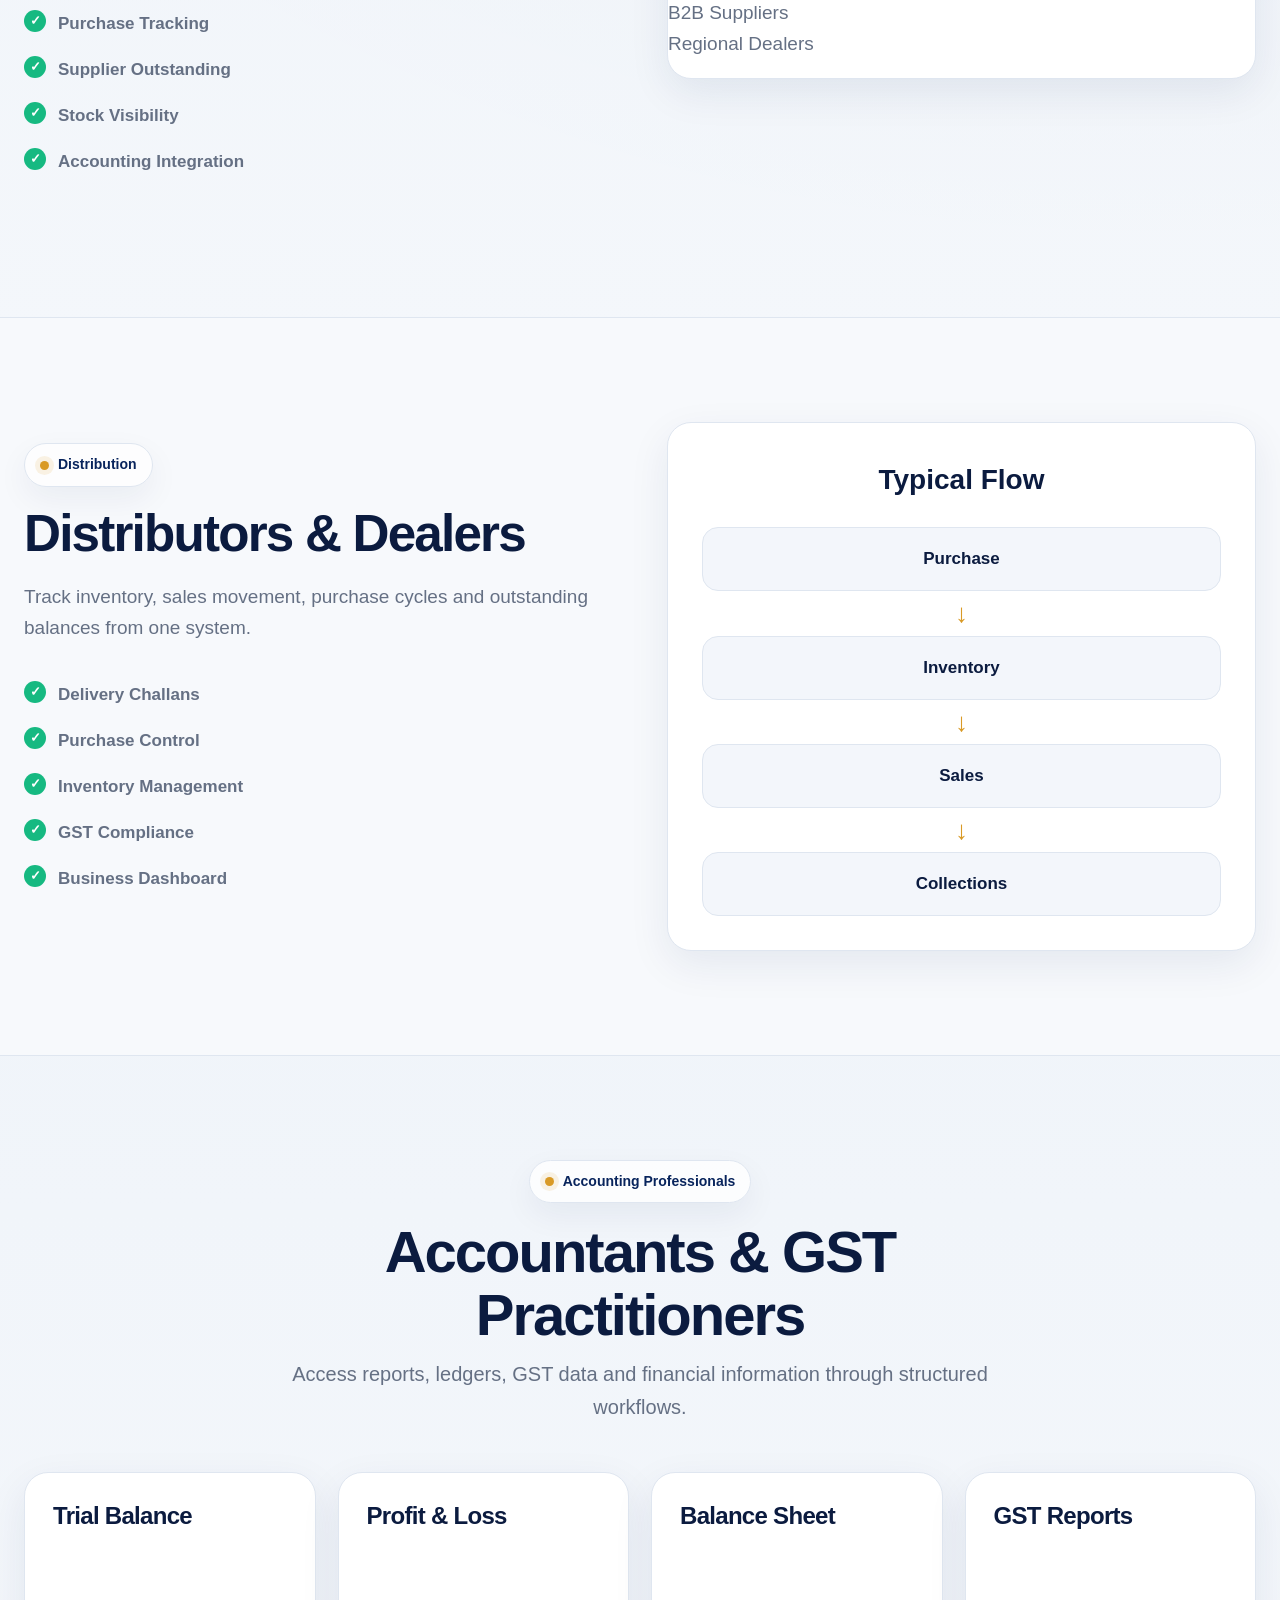
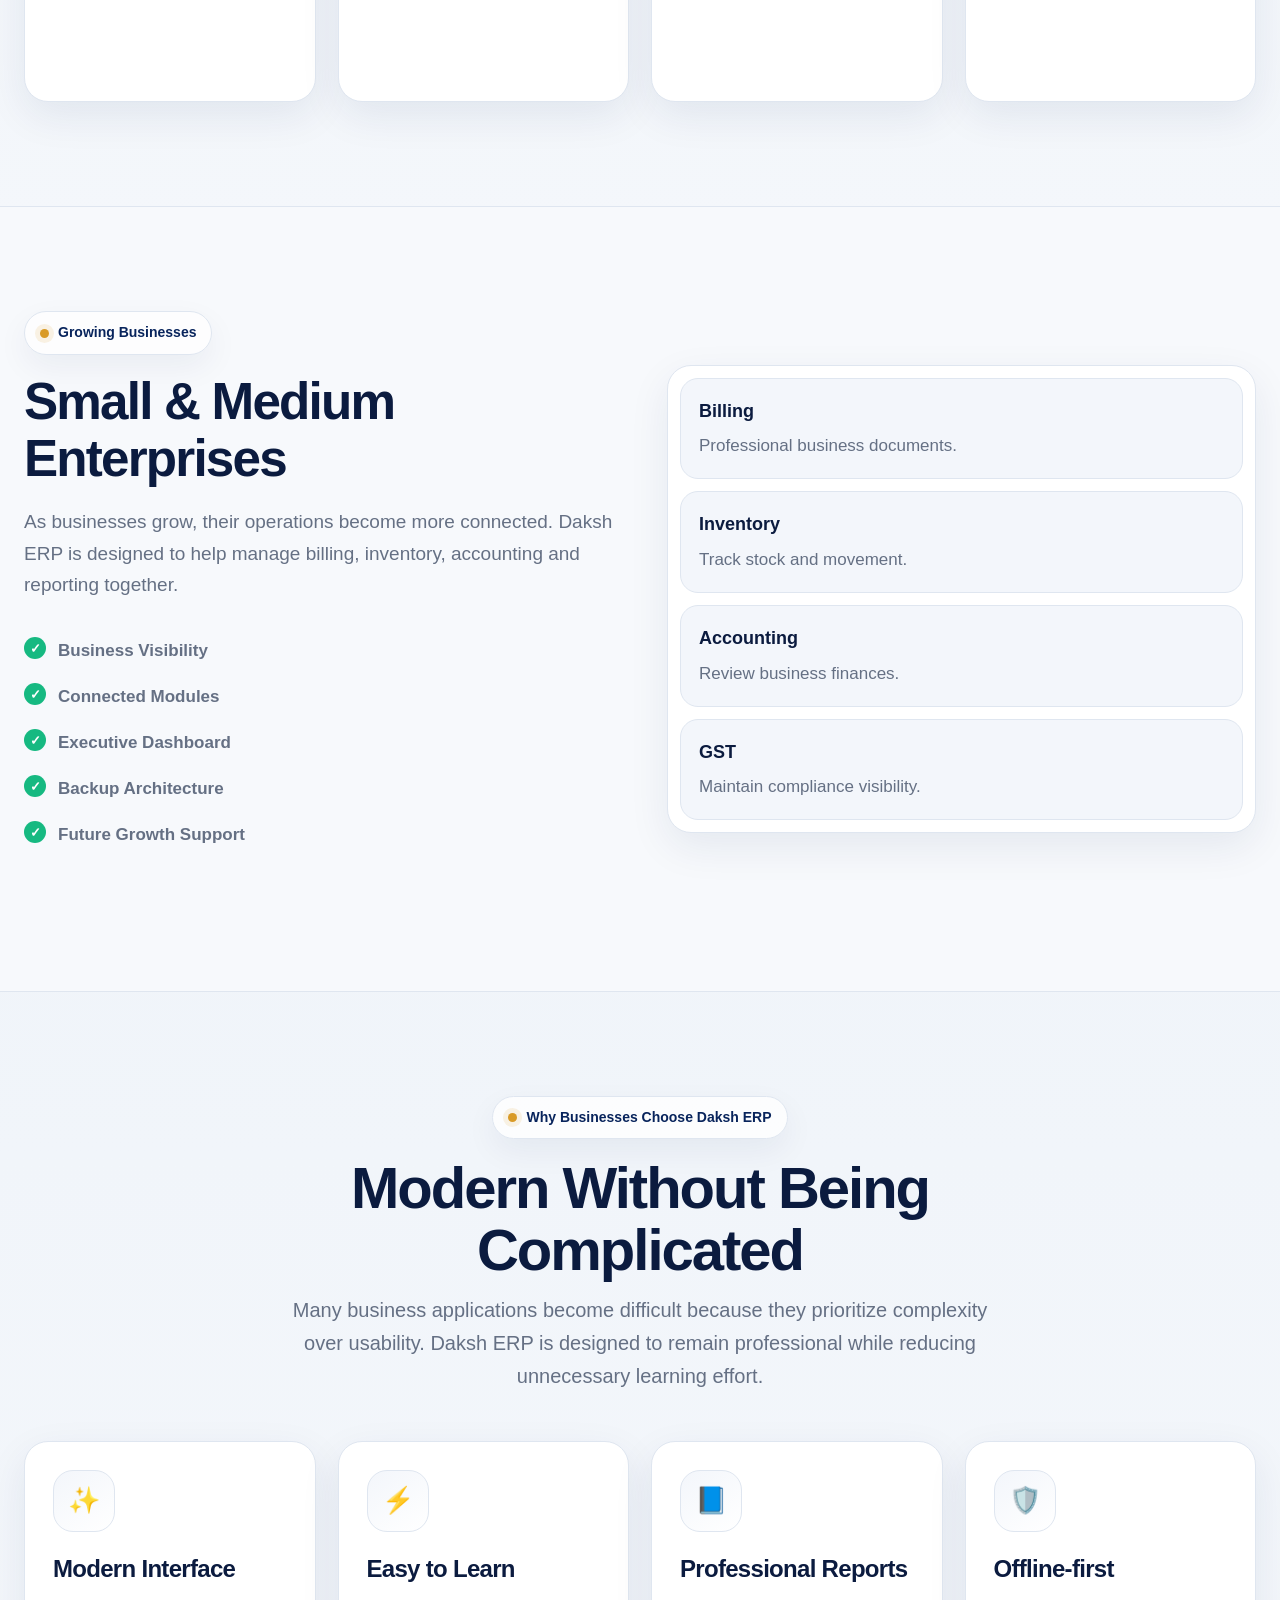
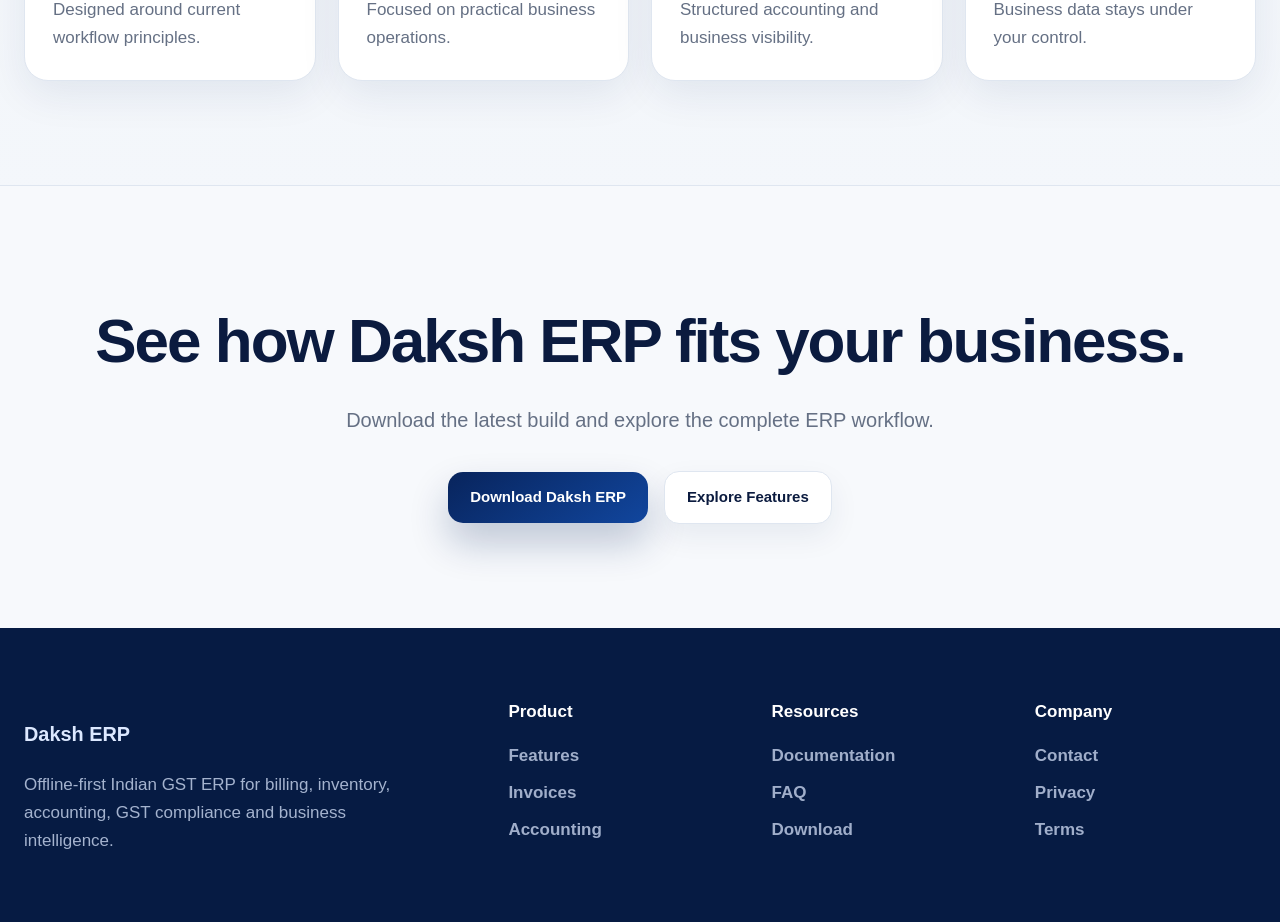
<file: industries.html>
<!doctype html>
<html lang="en" data-theme="light">

<head>

<meta charset="utf-8">
<meta name="viewport" content="width=device-width, initial-scale=1">

<title>Industries | Daksh ERP</title>

<meta
name="description"
content="Discover how Daksh ERP can support retailers, wholesalers, distributors, traders, accountants, GST practitioners and growing businesses.">

<link rel="stylesheet" href="assets/css/style.css">

</head>

<body>

<header class="site-header">

<div class="container nav-shell">

<a class="brand" href="index.html">

<span class="brand-mark">D</span>

<span>

<strong>Daksh <em>ERP</em></strong>

<small>
Where Excellence Meets Intelligence
</small>

</span>

</a>

<button
class="mobile-menu-btn"
id="mobileMenuButton">

☰

</button>

<nav
class="main-nav"
id="mainNavigation">

<a href="index.html">Home</a>
<a href="features.html">Features</a>
<a href="invoices.html">Invoices</a>
<a href="accounting.html">Accounting</a>
<a href="intelligence.html">Intelligence</a>
<a href="pricing.html">Pricing</a>
<a href="download.html">Download</a>

</nav>

<div class="nav-actions">

<button
id="languageToggle"
class="chip-btn">

हिन्दी

</button>

<button
id="themeToggle"
class="chip-btn">

🌙

</button>

</div>

</div>

</header>

<main>

<!-- ========================================= -->
<!-- HERO -->
<!-- ========================================= -->

<section class="hero-section">

<div class="container">

<div class="section-heading">

<span class="section-tag">

Industries

</span>

<h1>

Built for Real Indian Businesses

</h1>

<p>

Daksh ERP is designed for businesses that
need professional billing,
inventory,
accounting,
GST visibility
and operational control
without unnecessary complexity.

</p>

</div>

</div>

</section>

<!-- ========================================= -->
<!-- RETAIL -->
<!-- ========================================= -->

<section class="section">

<div class="container split-grid">

<div>

<span class="section-tag">
Retail
</span>

<h2>
Retail Stores
</h2>

<p>

Manage billing,
stock,
customer balances
and GST workflows
from a connected platform.

</p>

<ul class="tick-list">

<li>Retail Billing</li>
<li>Thermal Printing</li>
<li>GST Invoices</li>
<li>Inventory Tracking</li>
<li>Customer Outstanding</li>

</ul>

</div>

<div class="info-card">

<h3>
Suitable For
</h3>

<p>

Garment Stores<br>
Electronics Shops<br>
Mobile Stores<br>
Gift Shops<br>
General Retail Businesses

</p>

</div>

</div>

</section>

<!-- ========================================= -->
<!-- WHOLESALE -->
<!-- ========================================= -->

<section class="section soft">

<div class="container split-grid">

<div>

<span class="section-tag">
Wholesale
</span>

<h2>
Wholesale Businesses
</h2>

<p>

Handle larger invoices,
party balances,
inventory movement
and supplier management.

</p>

<ul class="tick-list">

<li>Bulk Billing</li>
<li>Purchase Tracking</li>
<li>Supplier Outstanding</li>
<li>Stock Visibility</li>
<li>Accounting Integration</li>

</ul>

</div>

<div class="info-card">

<h3>
Suitable For
</h3>

<p>

Wholesale Traders<br>
Distribution Houses<br>
B2B Suppliers<br>
Regional Dealers

</p>

</div>

</div>

</section>

<!-- ========================================= -->
<!-- DISTRIBUTORS -->
<!-- ========================================= -->

<section class="section">

<div class="container split-grid">

<div>

<span class="section-tag">
Distribution
</span>

<h2>
Distributors & Dealers
</h2>

<p>

Track inventory,
sales movement,
purchase cycles
and outstanding balances
from one system.

</p>

<ul class="tick-list">

<li>Delivery Challans</li>
<li>Purchase Control</li>
<li>Inventory Management</li>
<li>GST Compliance</li>
<li>Business Dashboard</li>

</ul>

</div>

<div class="workflow-card">

<h3>
Typical Flow
</h3>

<div class="flow-step">
Purchase
</div>

<b>↓</b>

<div class="flow-step">
Inventory
</div>

<b>↓</b>

<div class="flow-step">
Sales
</div>

<b>↓</b>

<div class="flow-step">
Collections
</div>

</div>

</div>

</section>

<!-- ========================================= -->
<!-- ACCOUNTANTS -->
<!-- ========================================= -->

<section class="section soft">

<div class="container">

<div class="section-heading">

<span class="section-tag">
Accounting Professionals
</span>

<h2>
Accountants & GST Practitioners
</h2>

<p>

Access reports,
ledgers,
GST data
and financial information
through structured workflows.

</p>

</div>

<div class="card-grid four">

<div class="feature-card">
<h3>Trial Balance</h3>
</div>

<div class="feature-card">
<h3>Profit & Loss</h3>
</div>

<div class="feature-card">
<h3>Balance Sheet</h3>
</div>

<div class="feature-card">
<h3>GST Reports</h3>
</div>

</div>

</div>

</section>

<!-- ========================================= -->
<!-- SME -->
<!-- ========================================= -->

<section class="section">

<div class="container split-grid">

<div>

<span class="section-tag">
Growing Businesses
</span>

<h2>
Small & Medium Enterprises
</h2>

<p>

As businesses grow,
their operations become more connected.

Daksh ERP is designed to help manage
billing,
inventory,
accounting
and reporting together.

</p>

<ul class="tick-list">

<li>Business Visibility</li>
<li>Connected Modules</li>
<li>Executive Dashboard</li>
<li>Backup Architecture</li>
<li>Future Growth Support</li>

</ul>

</div>

<div class="trust-panel">

<div>
<strong>Billing</strong>
<span>Professional business documents.</span>
</div>

<div>
<strong>Inventory</strong>
<span>Track stock and movement.</span>
</div>

<div>
<strong>Accounting</strong>
<span>Review business finances.</span>
</div>

<div>
<strong>GST</strong>
<span>Maintain compliance visibility.</span>
</div>

</div>

</div>

</section>

<!-- ========================================= -->
<!-- WHY USERS LIKE IT -->
<!-- ========================================= -->

<section class="section soft">

<div class="container">

<div class="section-heading">

<span class="section-tag">
Why Businesses Choose Daksh ERP
</span>

<h2>
Modern Without Being Complicated
</h2>

<p>

Many business applications become difficult
because they prioritize complexity over usability.

Daksh ERP is designed to remain professional
while reducing unnecessary learning effort.

</p>

</div>

<div class="card-grid four">

<div class="feature-card">

<div class="icon">✨</div>

<h3>
Modern Interface
</h3>

<p>

Designed around current workflow principles.

</p>

</div>

<div class="feature-card">

<div class="icon">⚡</div>

<h3>
Easy to Learn
</h3>

<p>

Focused on practical business operations.

</p>

</div>

<div class="feature-card">

<div class="icon">📘</div>

<h3>
Professional Reports
</h3>

<p>

Structured accounting and business visibility.

</p>

</div>

<div class="feature-card">

<div class="icon">🛡️</div>

<h3>
Offline-first
</h3>

<p>

Business data stays under your control.

</p>

</div>

</div>

</div>

</section>

<!-- ========================================= -->
<!-- CTA -->
<!-- ========================================= -->

<section class="section cta-section">

<div class="container">

<h2>

See how Daksh ERP fits your business.

</h2>

<p>

Download the latest build
and explore the complete ERP workflow.

</p>

<div class="hero-actions center">

<a
class="btn btn-primary"
href="download.html">

Download Daksh ERP

</a>

<a
class="btn btn-outline"
href="features.html">

Explore Features

</a>

</div>

</div>

</section>

</main>

<footer class="site-footer">

<div class="container footer-grid">

<div>

<h3>Daksh ERP</h3>

<p>

Offline-first Indian GST ERP for billing,
inventory,
accounting,
GST compliance
and business intelligence.

</p>

</div>

<div>

<h4>Product</h4>

<a href="features.html">Features</a>
<a href="invoices.html">Invoices</a>
<a href="accounting.html">Accounting</a>

</div>

<div>

<h4>Resources</h4>

<a href="documentation.html">Documentation</a>
<a href="faq.html">FAQ</a>
<a href="download.html">Download</a>

</div>

<div>

<h4>Company</h4>

<a href="contact.html">Contact</a>
<a href="privacy.html">Privacy</a>
<a href="terms.html">Terms</a>

</div>

</div>

</footer>

<script src="assets/js/app.js"></script>

</body>
</html>
</file>
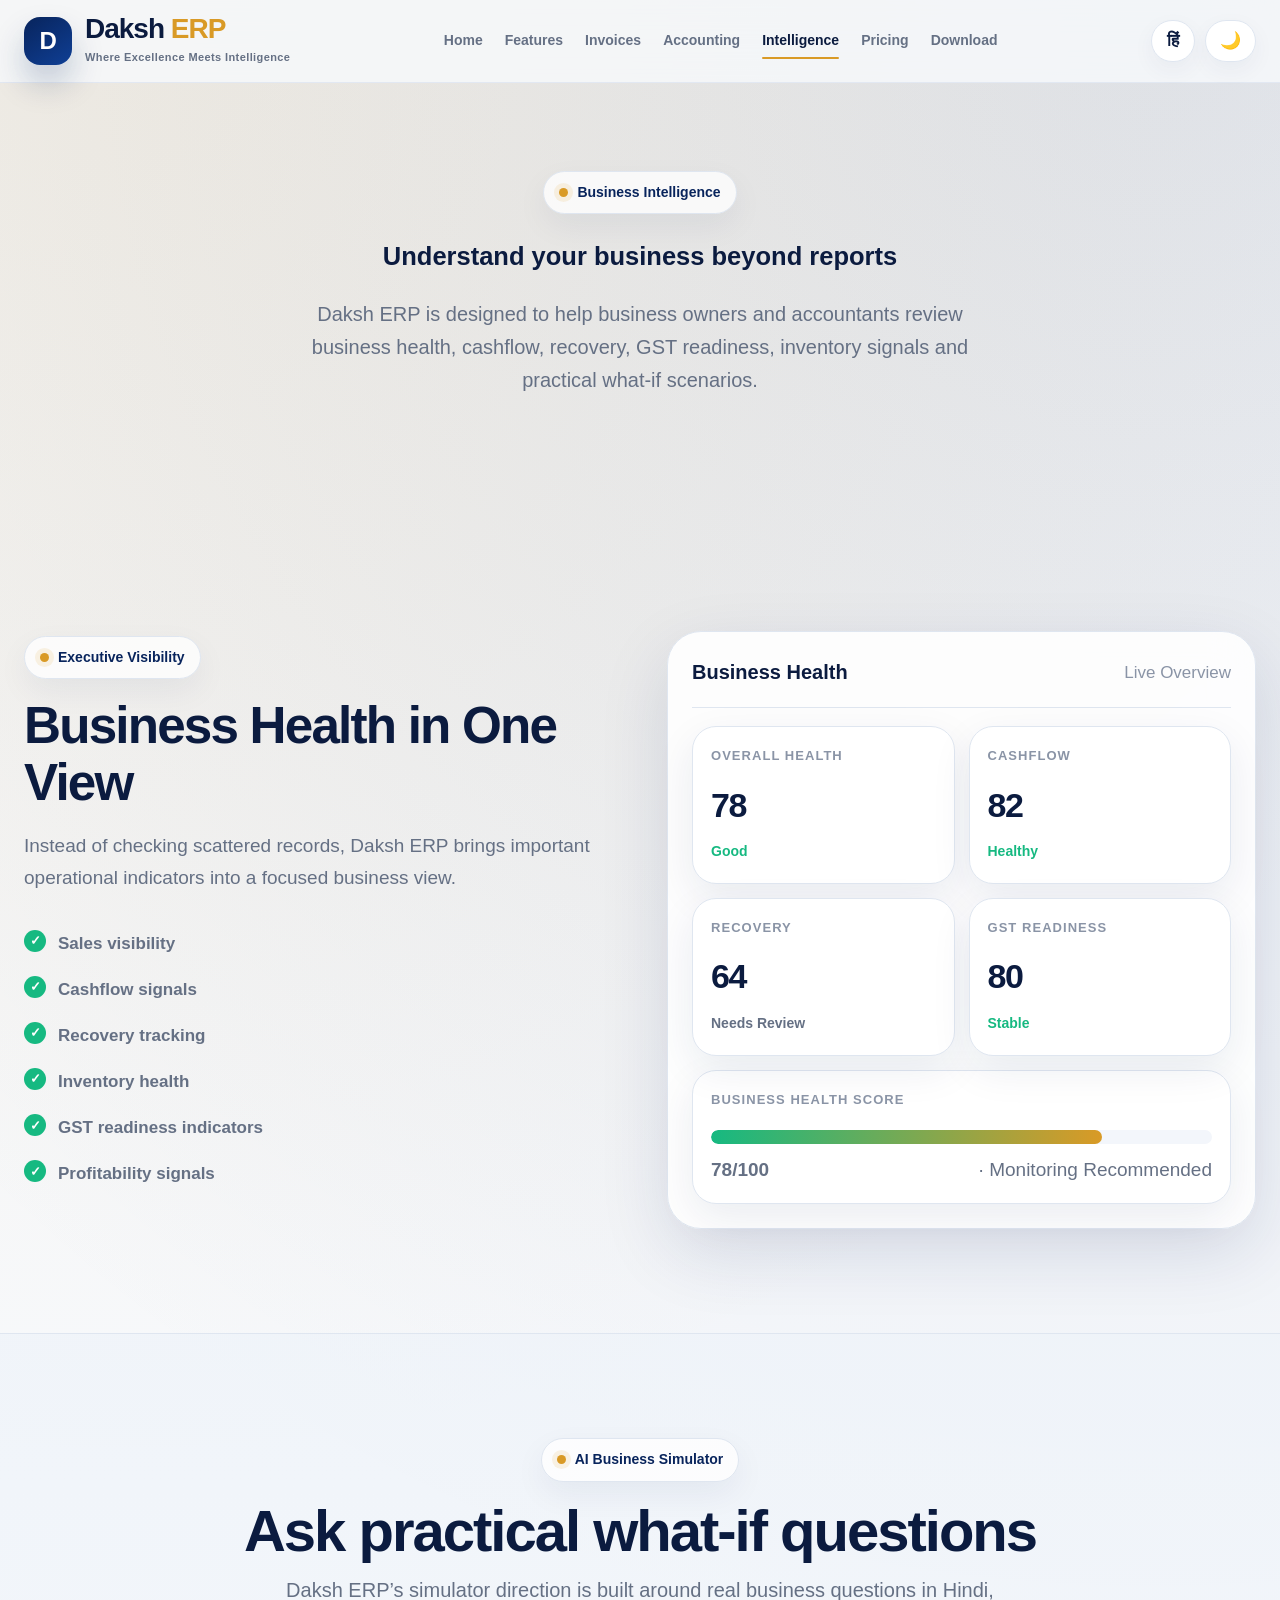
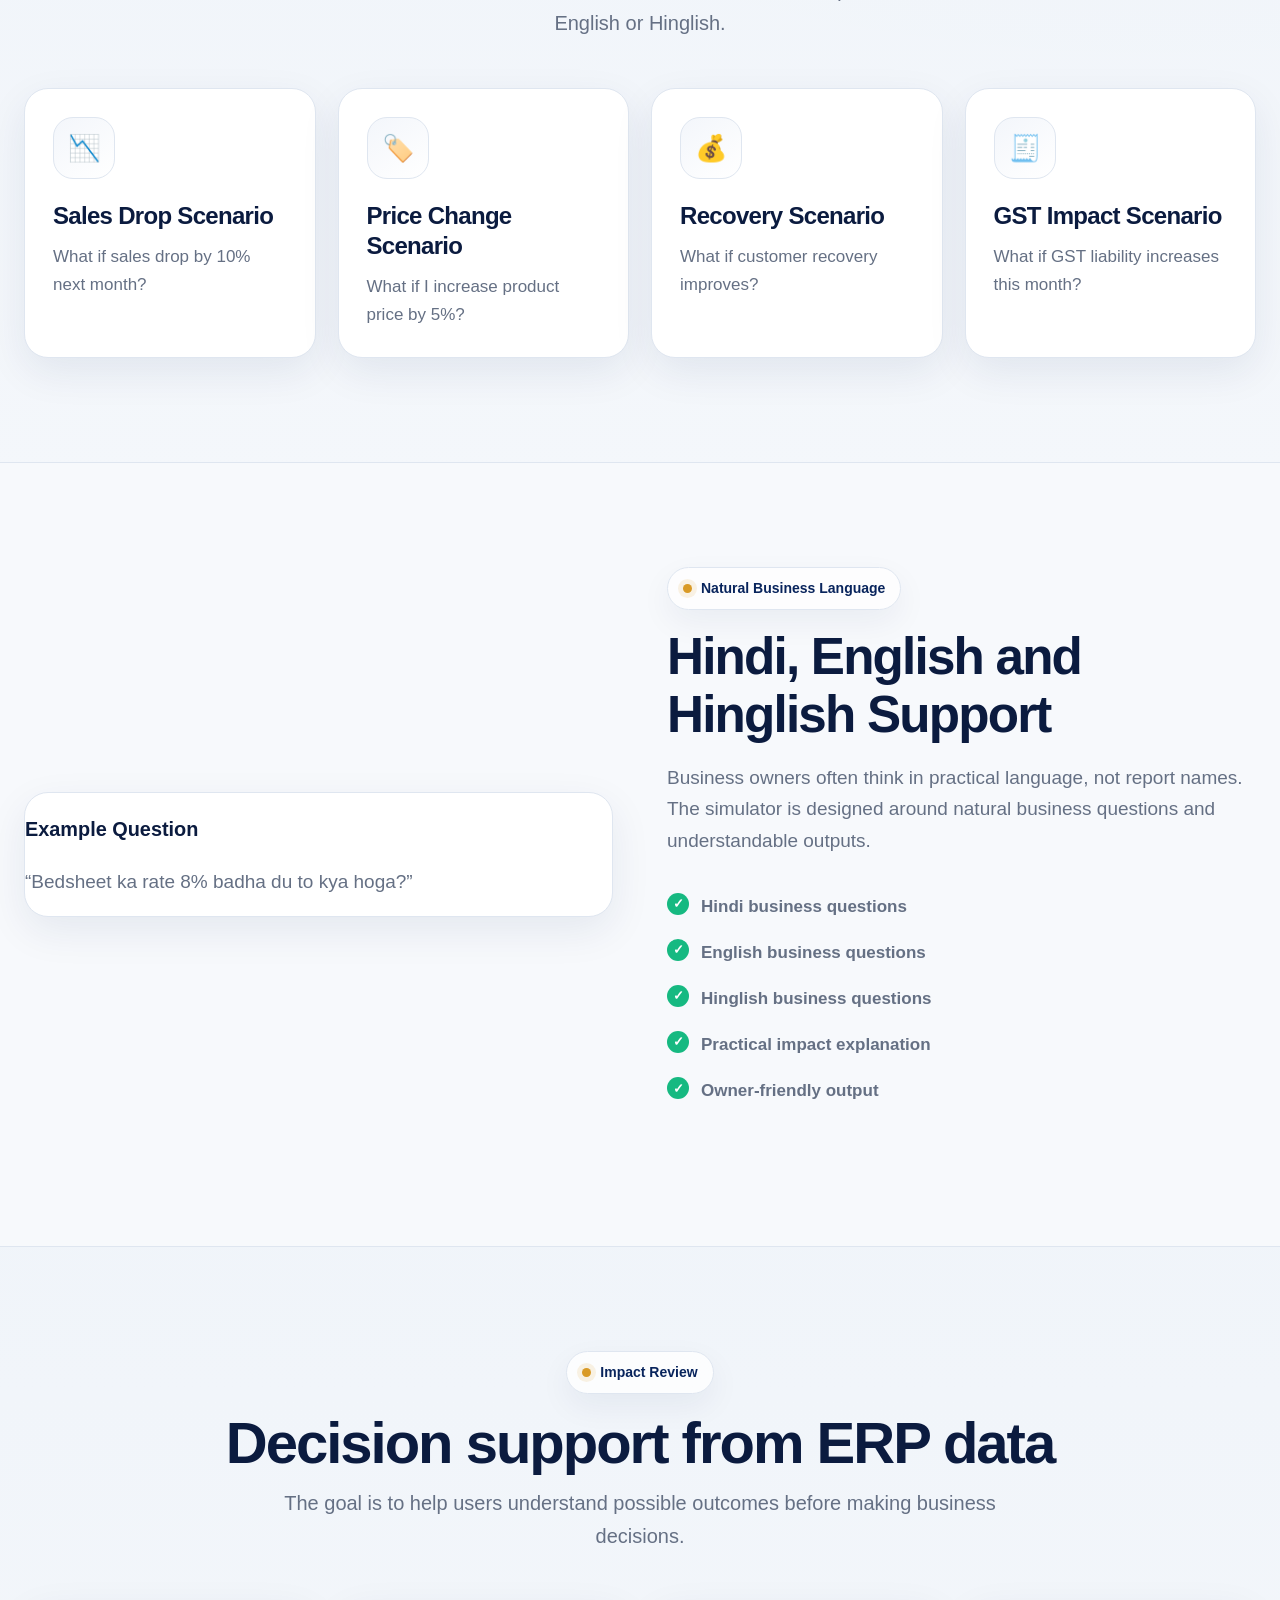
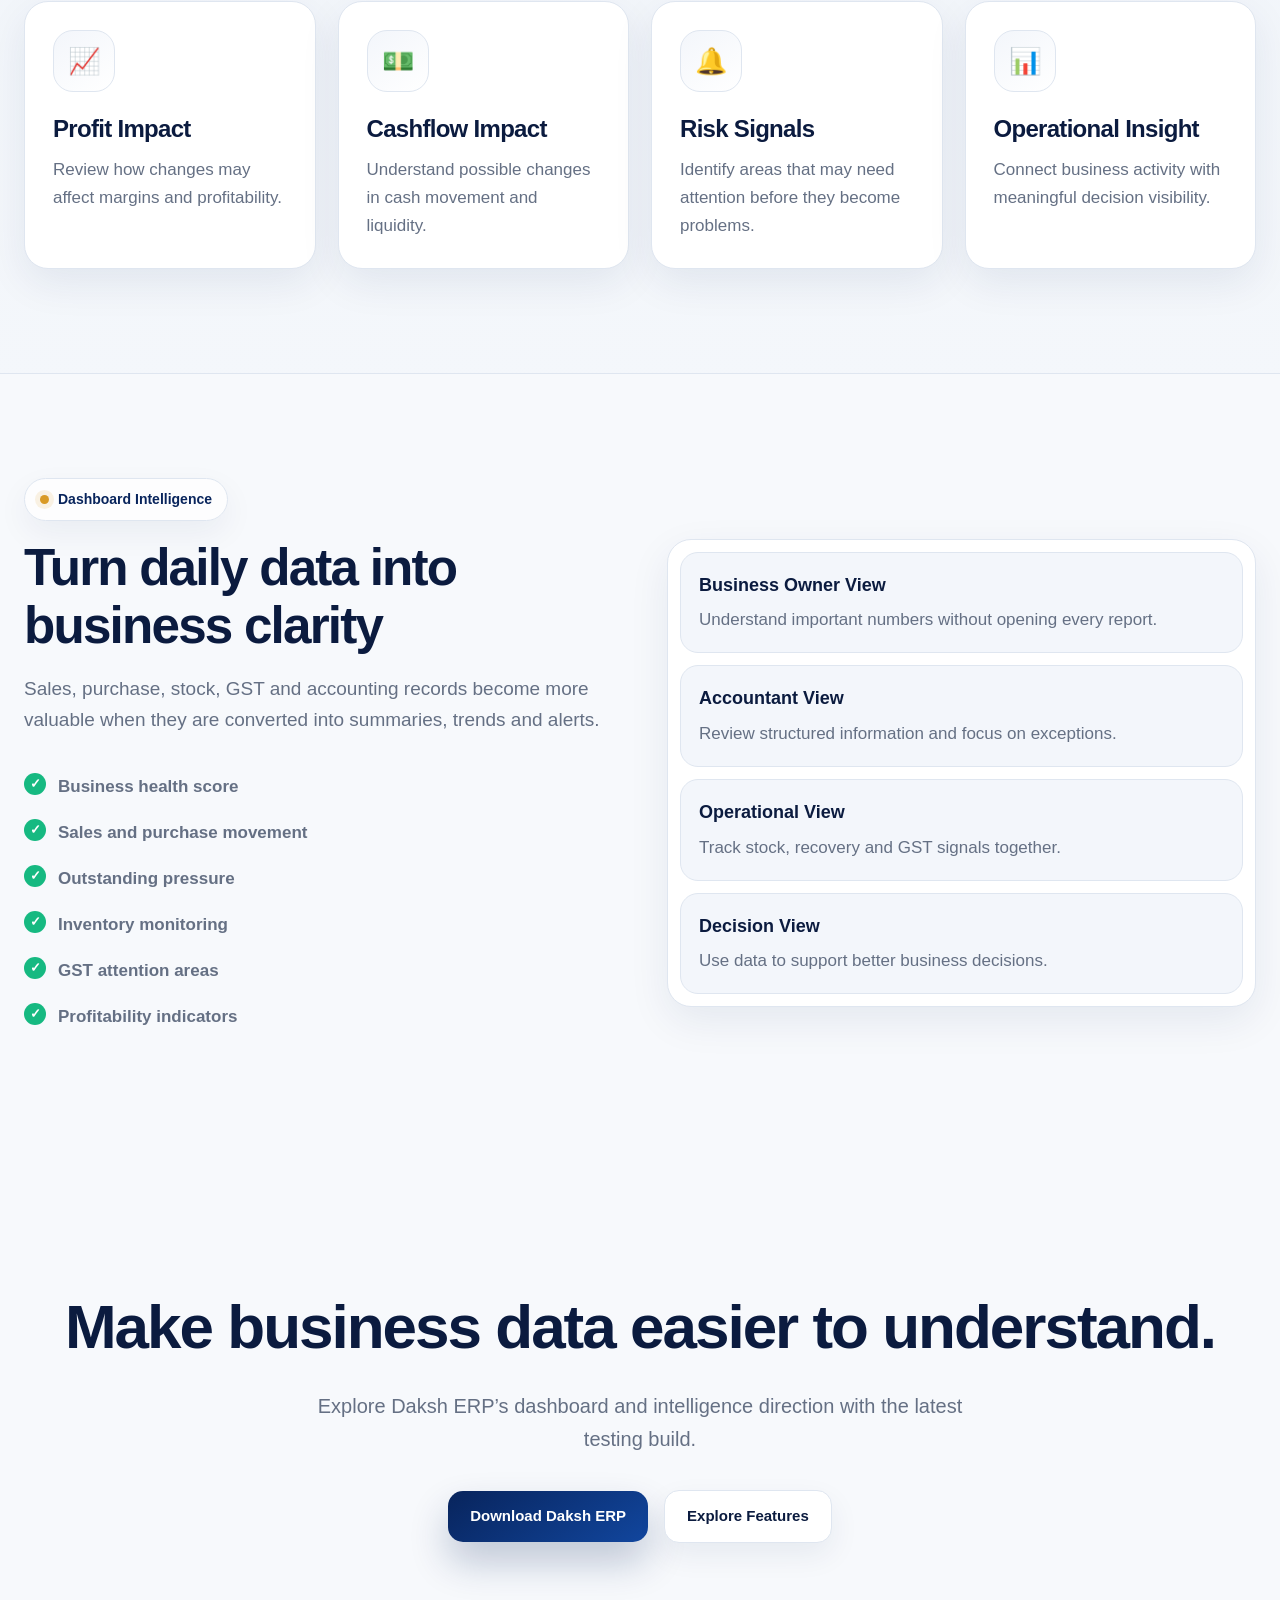
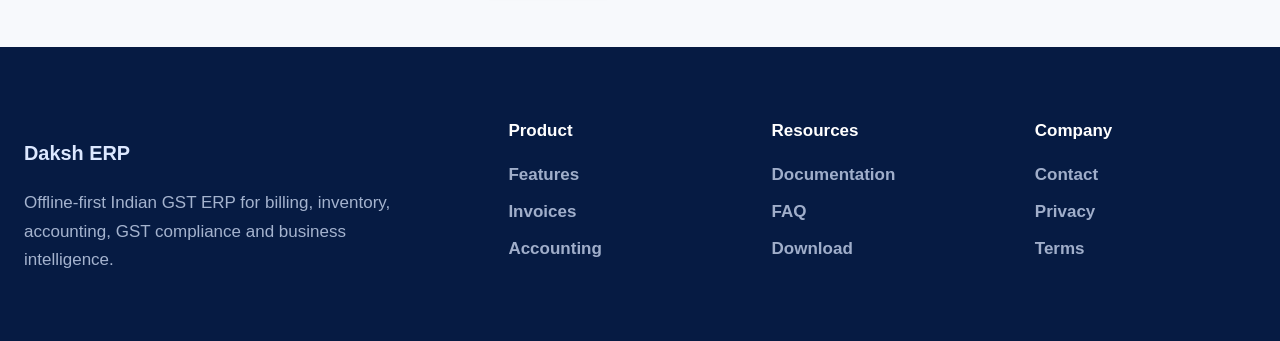
<file: intelligence.html>
<!doctype html>
<html lang="en" data-theme="light">

<head>
<meta charset="utf-8">
<meta name="viewport" content="width=device-width, initial-scale=1">

<title>Business Intelligence & AI Simulator | Daksh ERP</title>

<meta
name="description"
content="Daksh ERP business intelligence and AI simulator for business health, cashflow visibility, profit impact, recovery tracking, GST impact and what-if scenarios.">

<link rel="stylesheet" href="assets/css/style.css">
</head>

<body>

<header class="site-header">
<div class="container nav-shell">

<a class="brand" href="index.html">
<span class="brand-mark">D</span>
<span>
<strong>Daksh <em>ERP</em></strong>
<small>Where Excellence Meets Intelligence</small>
</span>
</a>

<button class="mobile-menu-btn" id="mobileMenuButton">☰</button>

<nav class="main-nav" id="mainNavigation">
<a href="index.html">Home</a>
<a href="features.html">Features</a>
<a href="invoices.html">Invoices</a>
<a href="accounting.html">Accounting</a>
<a href="intelligence.html" class="active">Intelligence</a>
<a href="pricing.html">Pricing</a>
<a href="download.html">Download</a>
</nav>

<div class="nav-actions">
<button id="languageToggle" class="chip-btn">हिन्दी</button>
<button id="themeToggle" class="chip-btn">🌙</button>
</div>

</div>
</header>

<main>

<section class="hero-section">
<div class="container">
<div class="section-heading">
<span class="section-tag">Business Intelligence</span>
<h1>Understand your business beyond reports</h1>
<p>
Daksh ERP is designed to help business owners and accountants review business health, cashflow, recovery, GST readiness, inventory signals and practical what-if scenarios.
</p>
</div>
</div>
</section>

<section class="section">
<div class="container split-grid">

<div>
<span class="section-tag">Executive Visibility</span>
<h2>Business Health in One View</h2>
<p>
Instead of checking scattered records, Daksh ERP brings important operational indicators into a focused business view.
</p>

<ul class="tick-list">
<li>Sales visibility</li>
<li>Cashflow signals</li>
<li>Recovery tracking</li>
<li>Inventory health</li>
<li>GST readiness indicators</li>
<li>Profitability signals</li>
</ul>
</div>

<div class="dashboard-mockup">
<div class="mockup-top">
<strong>Business Health</strong>
<span>Live Overview</span>
</div>

<div class="kpi-grid">
<div class="kpi-card">
<small>Overall Health</small>
<strong>78</strong>
<span class="positive">Good</span>
</div>

<div class="kpi-card">
<small>Cashflow</small>
<strong>82</strong>
<span class="positive">Healthy</span>
</div>

<div class="kpi-card">
<small>Recovery</small>
<strong>64</strong>
<span>Needs Review</span>
</div>

<div class="kpi-card">
<small>GST Readiness</small>
<strong>80</strong>
<span class="positive">Stable</span>
</div>
</div>

<div class="health-card">
<small>Business Health Score</small>
<div class="health-bar"><span></span></div>
<p><b>78/100</b> · Monitoring Recommended</p>
</div>
</div>

</div>
</section>

<section class="section soft">
<div class="container">

<div class="section-heading">
<span class="section-tag">AI Business Simulator</span>
<h2>Ask practical what-if questions</h2>
<p>
Daksh ERP’s simulator direction is built around real business questions in Hindi, English or Hinglish.
</p>
</div>

<div class="card-grid four">

<div class="feature-card">
<div class="icon">📉</div>
<h3>Sales Drop Scenario</h3>
<p>What if sales drop by 10% next month?</p>
</div>

<div class="feature-card">
<div class="icon">🏷️</div>
<h3>Price Change Scenario</h3>
<p>What if I increase product price by 5%?</p>
</div>

<div class="feature-card">
<div class="icon">💰</div>
<h3>Recovery Scenario</h3>
<p>What if customer recovery improves?</p>
</div>

<div class="feature-card">
<div class="icon">🧾</div>
<h3>GST Impact Scenario</h3>
<p>What if GST liability increases this month?</p>
</div>

</div>

</div>
</section>

<section class="section">
<div class="container split-grid">

<div class="info-card">
<h3>Example Question</h3>
<p>
“Bedsheet ka rate 8% badha du to kya hoga?”
</p>
</div>

<div>
<span class="section-tag">Natural Business Language</span>
<h2>Hindi, English and Hinglish Support</h2>
<p>
Business owners often think in practical language, not report names. The simulator is designed around natural business questions and understandable outputs.
</p>

<ul class="tick-list">
<li>Hindi business questions</li>
<li>English business questions</li>
<li>Hinglish business questions</li>
<li>Practical impact explanation</li>
<li>Owner-friendly output</li>
</ul>
</div>

</div>
</section>

<section class="section soft">
<div class="container">

<div class="section-heading">
<span class="section-tag">Impact Review</span>
<h2>Decision support from ERP data</h2>
<p>
The goal is to help users understand possible outcomes before making business decisions.
</p>
</div>

<div class="card-grid four">

<div class="feature-card">
<div class="icon">📈</div>
<h3>Profit Impact</h3>
<p>Review how changes may affect margins and profitability.</p>
</div>

<div class="feature-card">
<div class="icon">💵</div>
<h3>Cashflow Impact</h3>
<p>Understand possible changes in cash movement and liquidity.</p>
</div>

<div class="feature-card">
<div class="icon">🔔</div>
<h3>Risk Signals</h3>
<p>Identify areas that may need attention before they become problems.</p>
</div>

<div class="feature-card">
<div class="icon">📊</div>
<h3>Operational Insight</h3>
<p>Connect business activity with meaningful decision visibility.</p>
</div>

</div>

</div>
</section>

<section class="section">
<div class="container split-grid">

<div>
<span class="section-tag">Dashboard Intelligence</span>
<h2>Turn daily data into business clarity</h2>
<p>
Sales, purchase, stock, GST and accounting records become more valuable when they are converted into summaries, trends and alerts.
</p>

<ul class="tick-list">
<li>Business health score</li>
<li>Sales and purchase movement</li>
<li>Outstanding pressure</li>
<li>Inventory monitoring</li>
<li>GST attention areas</li>
<li>Profitability indicators</li>
</ul>
</div>

<div class="trust-panel">
<div>
<strong>Business Owner View</strong>
<span>Understand important numbers without opening every report.</span>
</div>
<div>
<strong>Accountant View</strong>
<span>Review structured information and focus on exceptions.</span>
</div>
<div>
<strong>Operational View</strong>
<span>Track stock, recovery and GST signals together.</span>
</div>
<div>
<strong>Decision View</strong>
<span>Use data to support better business decisions.</span>
</div>
</div>

</div>
</section>

<section class="section cta-section">
<div class="container">

<h2>Make business data easier to understand.</h2>

<p>
Explore Daksh ERP’s dashboard and intelligence direction with the latest testing build.
</p>

<div class="hero-actions center">
<a class="btn btn-primary" href="download.html">Download Daksh ERP</a>
<a class="btn btn-outline" href="features.html">Explore Features</a>
</div>

</div>
</section>

</main>

<footer class="site-footer">
<div class="container footer-grid">

<div>
<h3>Daksh ERP</h3>
<p>Offline-first Indian GST ERP for billing, inventory, accounting, GST compliance and business intelligence.</p>
</div>

<div>
<h4>Product</h4>
<a href="features.html">Features</a>
<a href="invoices.html">Invoices</a>
<a href="accounting.html">Accounting</a>
</div>

<div>
<h4>Resources</h4>
<a href="documentation.html">Documentation</a>
<a href="faq.html">FAQ</a>
<a href="download.html">Download</a>
</div>

<div>
<h4>Company</h4>
<a href="contact.html">Contact</a>
<a href="privacy.html">Privacy</a>
<a href="terms.html">Terms</a>
</div>

</div>
</footer>

<script src="assets/js/app.js"></script>

</body>
</html>
</file>
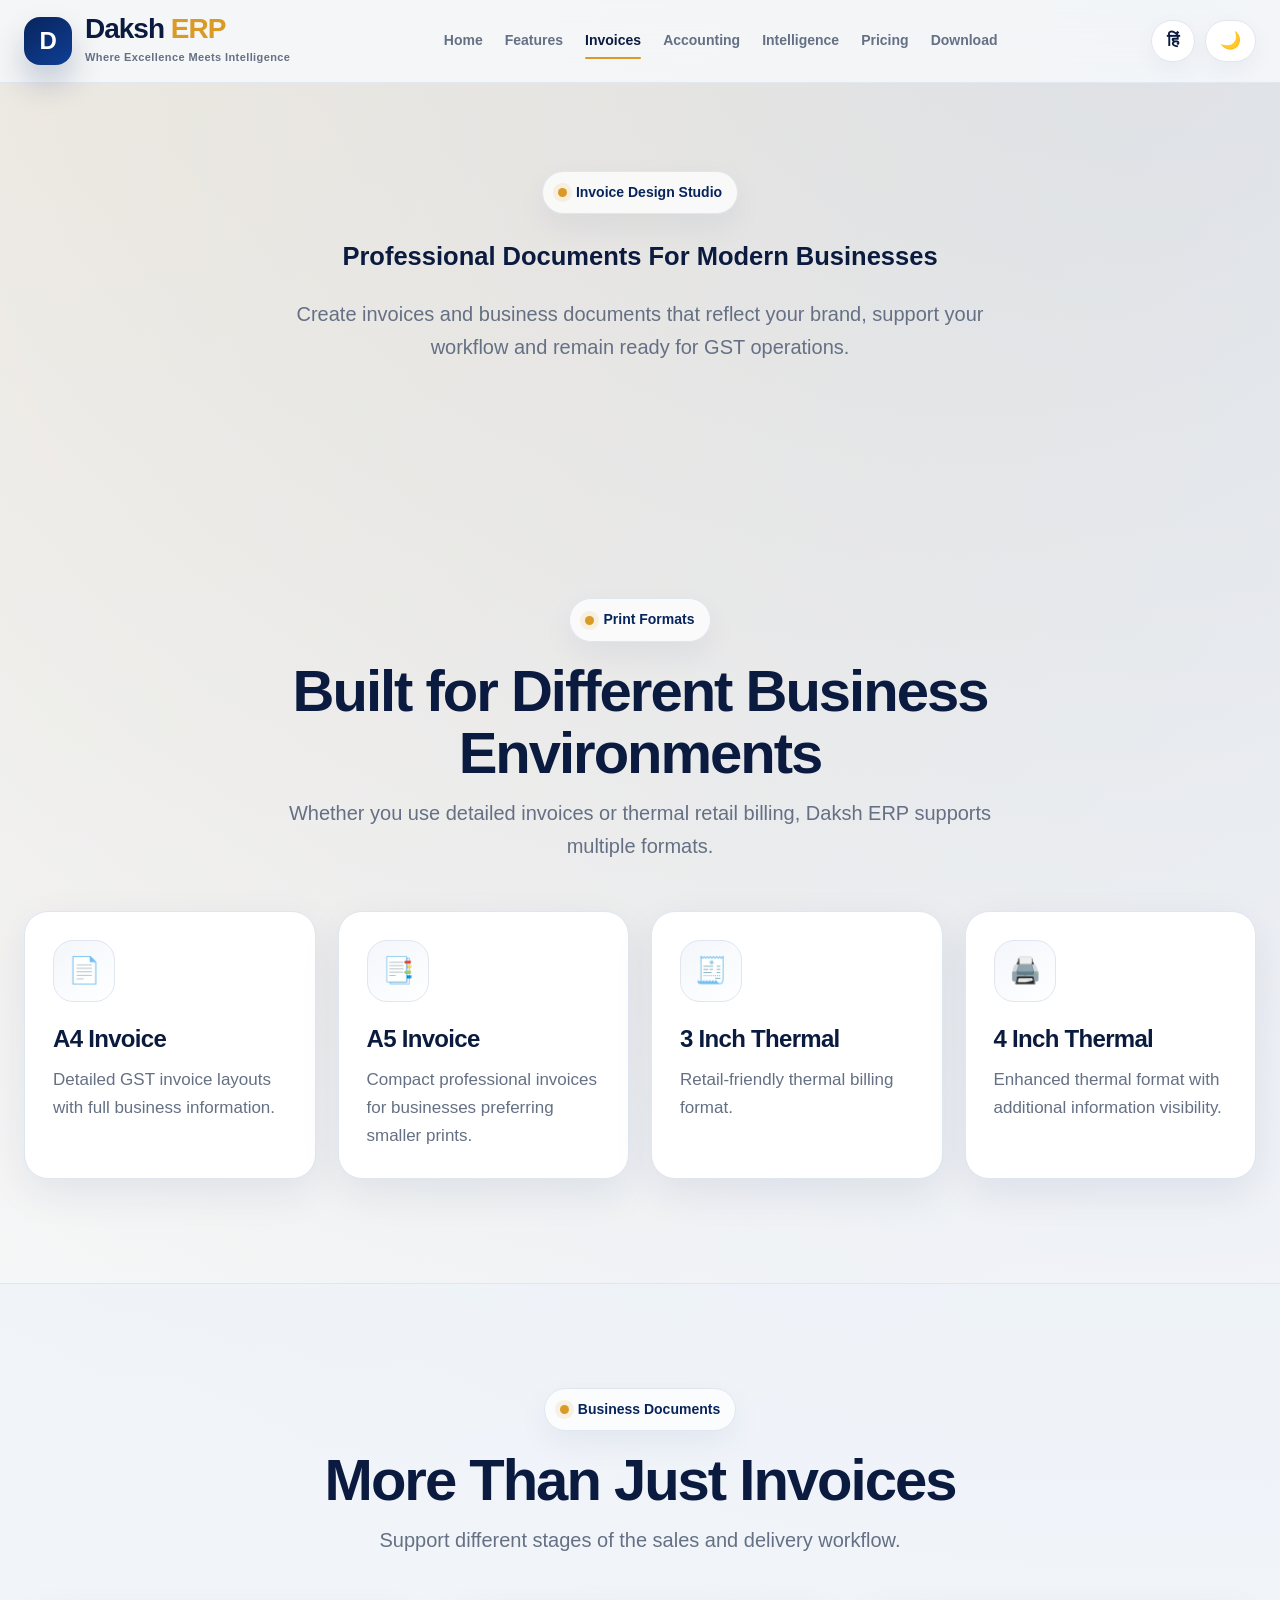
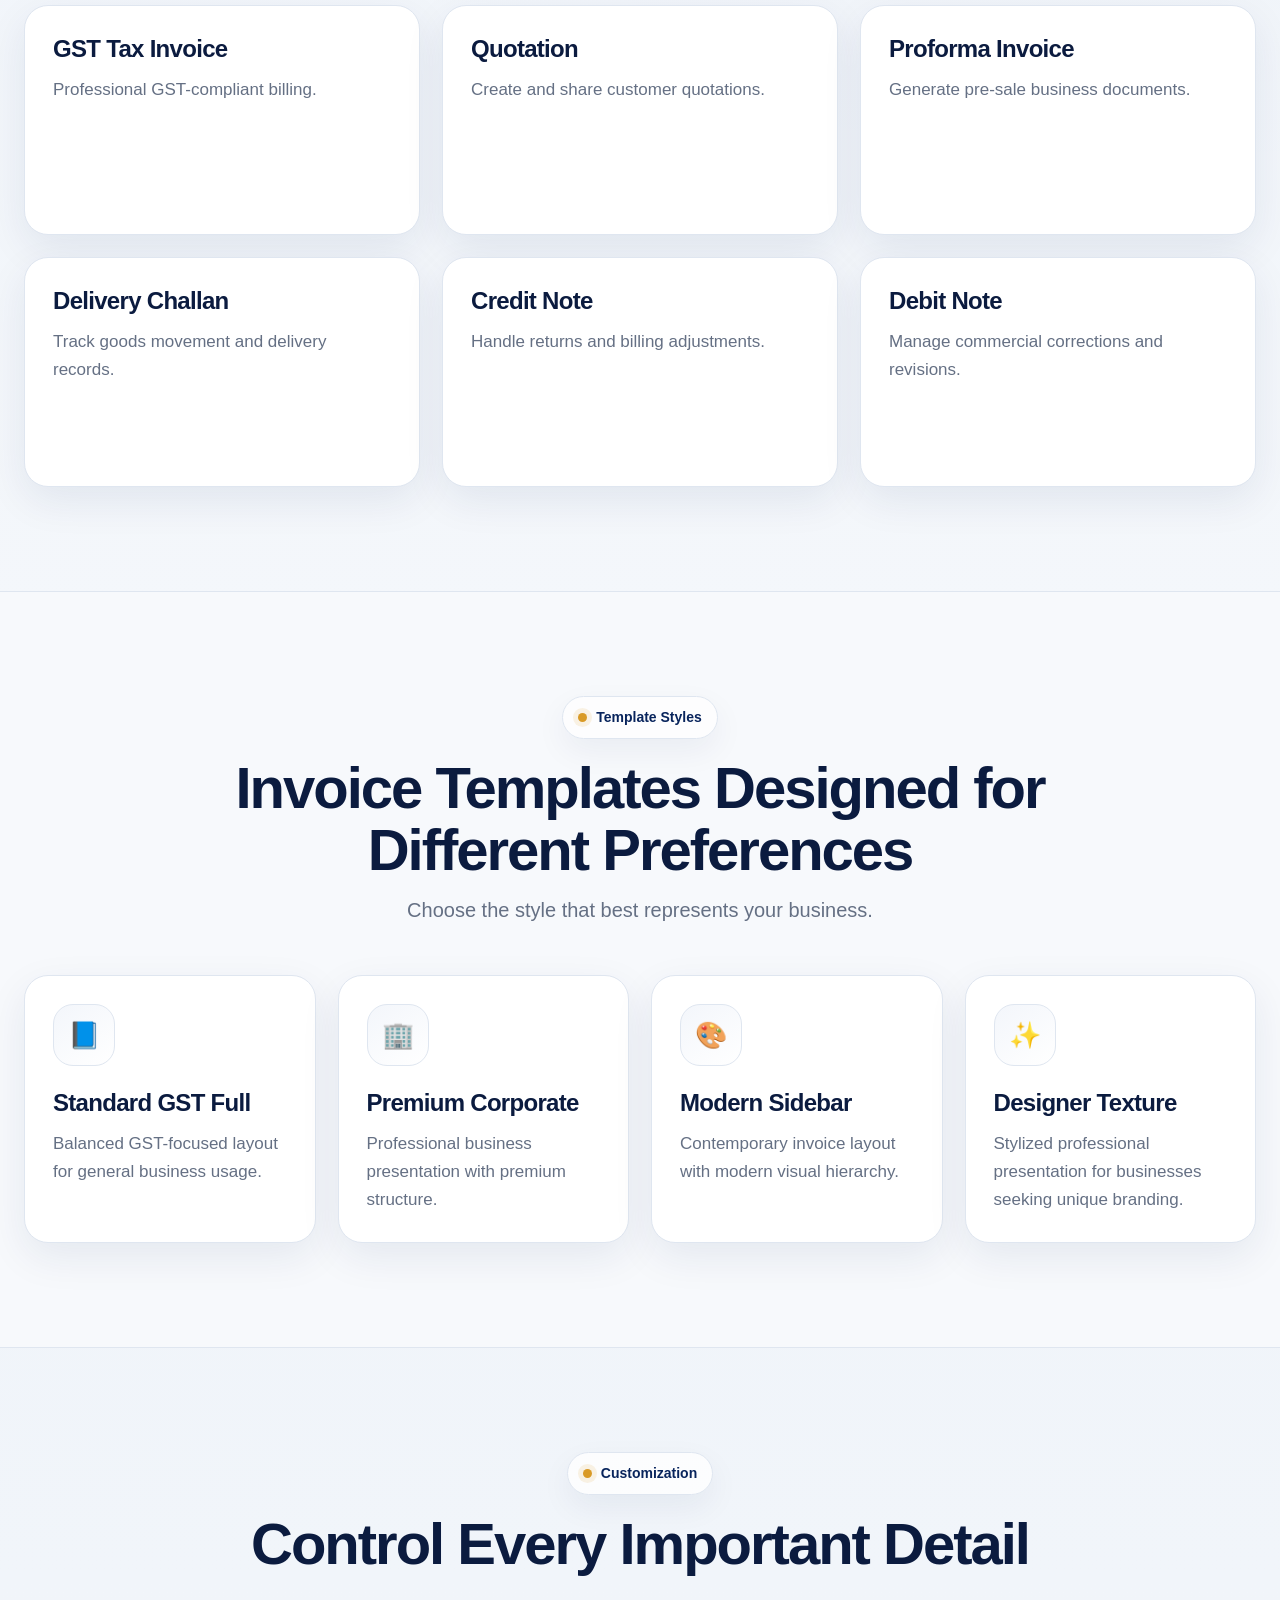
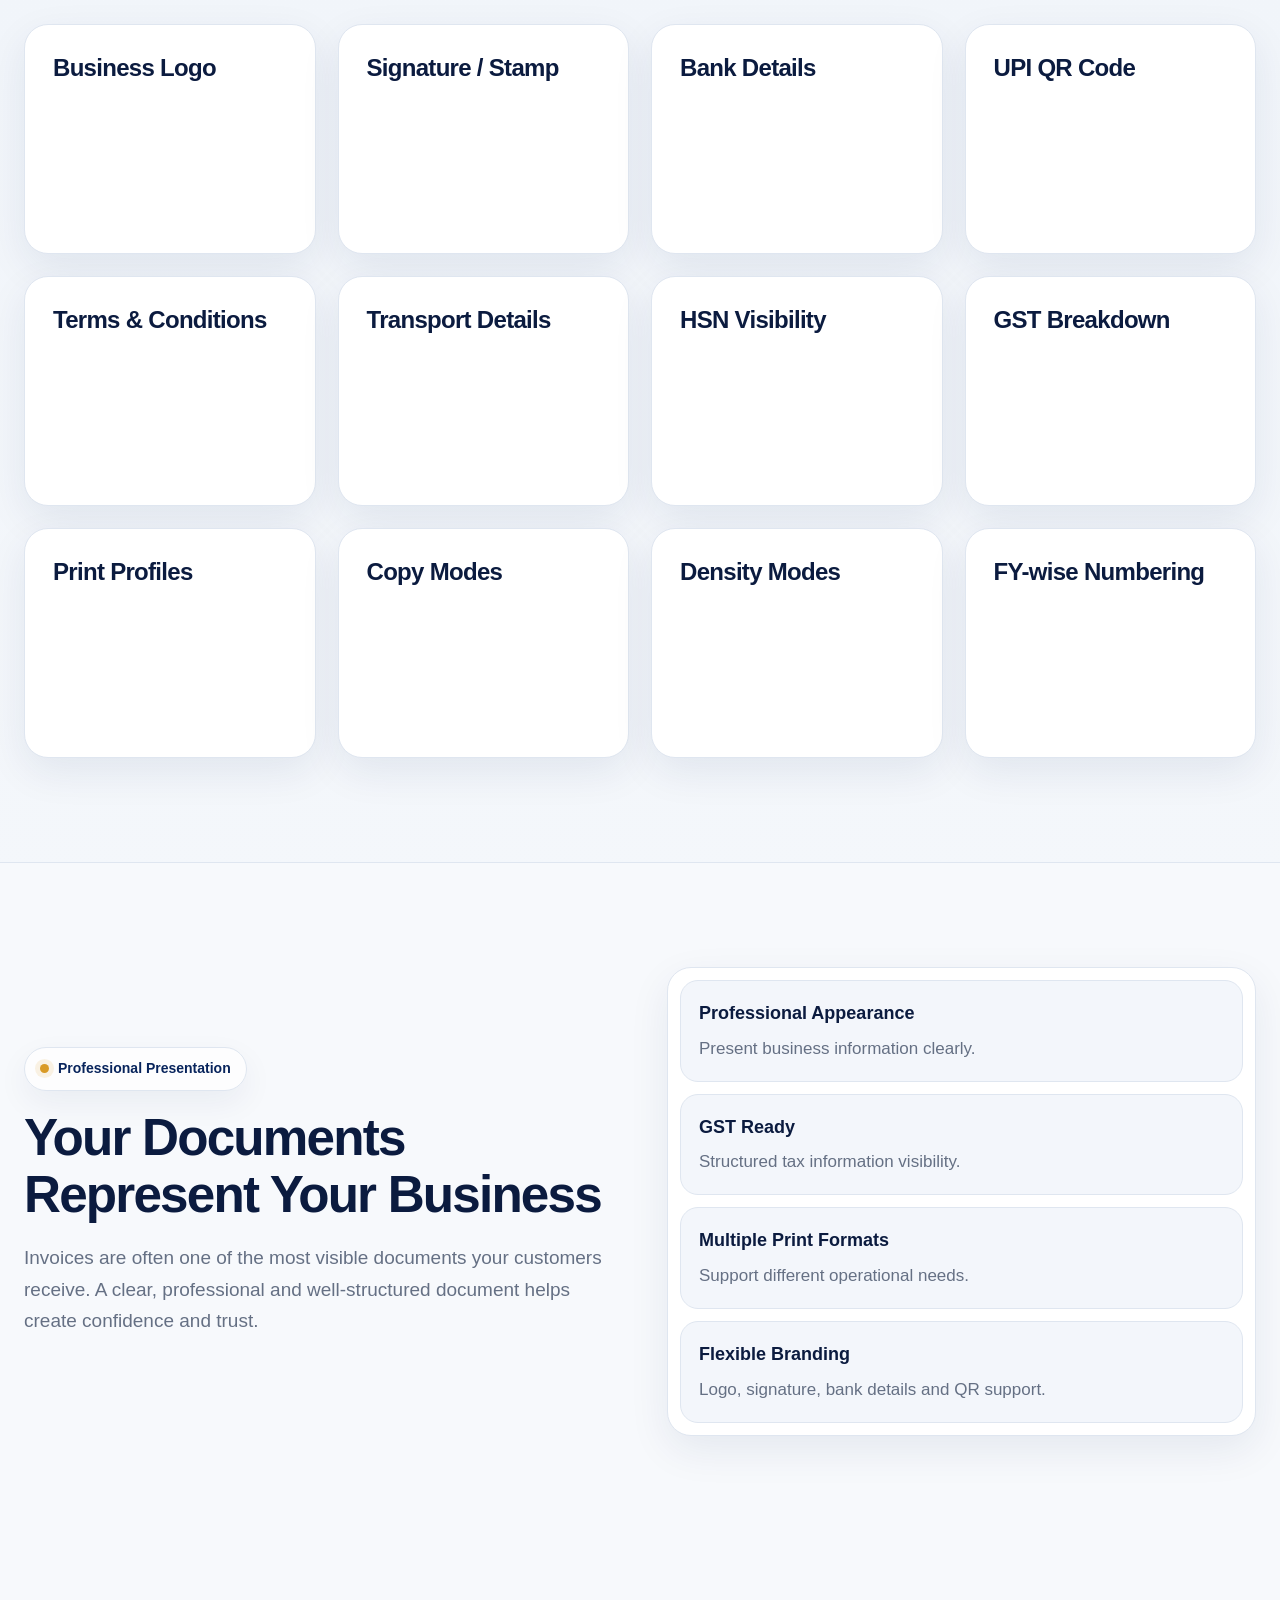
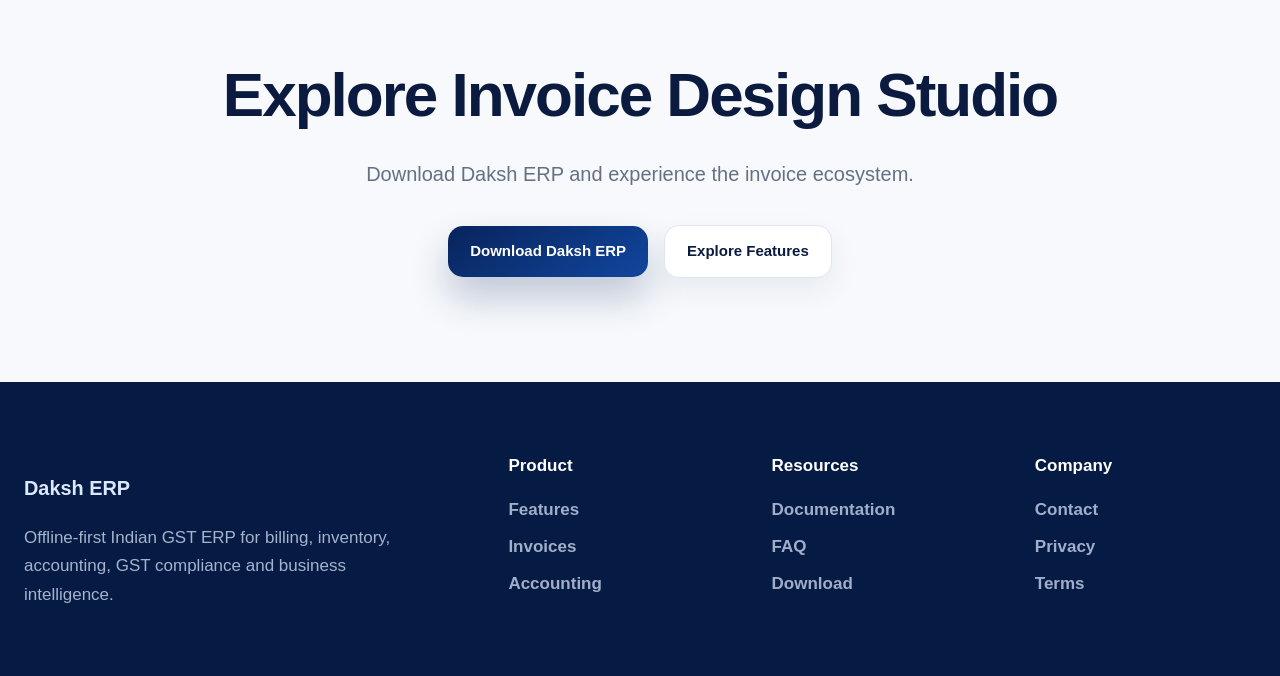
<file: invoices.html>
<!doctype html>
<html lang="en" data-theme="light">

<head>

<meta charset="utf-8">
<meta name="viewport" content="width=device-width, initial-scale=1">

<title>Invoice Design Studio | Daksh ERP</title>

<meta
name="description"
content="Professional invoice design studio with A4, A5, thermal billing, GST invoices, quotations, proforma invoices, delivery challans, credit notes and debit notes.">

<link rel="stylesheet" href="assets/css/style.css">

</head>

<body>

<header class="site-header">

<div class="container nav-shell">

<a class="brand" href="index.html">

<span class="brand-mark">D</span>

<span>

<strong>Daksh <em>ERP</em></strong>

<small>
Where Excellence Meets Intelligence
</small>

</span>

</a>

<button
class="mobile-menu-btn"
id="mobileMenuButton">
☰
</button>

<nav
class="main-nav"
id="mainNavigation">

<a href="index.html">Home</a>
<a href="features.html">Features</a>
<a href="invoices.html" class="active">Invoices</a>
<a href="accounting.html">Accounting</a>
<a href="intelligence.html">Intelligence</a>
<a href="pricing.html">Pricing</a>
<a href="download.html">Download</a>

</nav>

<div class="nav-actions">

<button
id="languageToggle"
class="chip-btn">
हिन्दी
</button>

<button
id="themeToggle"
class="chip-btn">
🌙
</button>

</div>

</div>

</header>

<main>

<!-- ========================================= -->
<!-- HERO -->
<!-- ========================================= -->

<section class="hero-section">

<div class="container">

<div class="section-heading">

<span class="section-tag">

Invoice Design Studio

</span>

<h1>

Professional Documents
For Modern Businesses

</h1>

<p>

Create invoices and business documents
that reflect your brand,
support your workflow
and remain ready for GST operations.

</p>

</div>

</div>

</section>

<!-- ========================================= -->
<!-- PRINT FORMATS -->
<!-- ========================================= -->

<section class="section">

<div class="container">

<div class="section-heading">

<span class="section-tag">
Print Formats
</span>

<h2>
Built for Different Business Environments
</h2>

<p>

Whether you use detailed invoices
or thermal retail billing,
Daksh ERP supports multiple formats.

</p>

</div>

<div class="card-grid four">

<div class="feature-card">

<div class="icon">📄</div>

<h3>A4 Invoice</h3>

<p>

Detailed GST invoice layouts
with full business information.

</p>

</div>

<div class="feature-card">

<div class="icon">📑</div>

<h3>A5 Invoice</h3>

<p>

Compact professional invoices
for businesses preferring smaller prints.

</p>

</div>

<div class="feature-card">

<div class="icon">🧾</div>

<h3>3 Inch Thermal</h3>

<p>

Retail-friendly thermal billing format.

</p>

</div>

<div class="feature-card">

<div class="icon">🖨️</div>

<h3>4 Inch Thermal</h3>

<p>

Enhanced thermal format with
additional information visibility.

</p>

</div>

</div>

</div>

</section>

<!-- ========================================= -->
<!-- DOCUMENT TYPES -->
<!-- ========================================= -->

<section class="section soft">

<div class="container">

<div class="section-heading">

<span class="section-tag">
Business Documents
</span>

<h2>
More Than Just Invoices
</h2>

<p>

Support different stages of the
sales and delivery workflow.

</p>

</div>

<div class="card-grid three">

<div class="feature-card">
<h3>GST Tax Invoice</h3>
<p>Professional GST-compliant billing.</p>
</div>

<div class="feature-card">
<h3>Quotation</h3>
<p>Create and share customer quotations.</p>
</div>

<div class="feature-card">
<h3>Proforma Invoice</h3>
<p>Generate pre-sale business documents.</p>
</div>

<div class="feature-card">
<h3>Delivery Challan</h3>
<p>Track goods movement and delivery records.</p>
</div>

<div class="feature-card">
<h3>Credit Note</h3>
<p>Handle returns and billing adjustments.</p>
</div>

<div class="feature-card">
<h3>Debit Note</h3>
<p>Manage commercial corrections and revisions.</p>
</div>

</div>

</div>

</section>

<!-- ========================================= -->
<!-- TEMPLATE GALLERY -->
<!-- ========================================= -->

<section class="section">

<div class="container">

<div class="section-heading">

<span class="section-tag">
Template Styles
</span>

<h2>
Invoice Templates
Designed for Different Preferences
</h2>

<p>

Choose the style that best represents
your business.

</p>

</div>

<div class="card-grid four">

<div class="feature-card">

<div class="icon">📘</div>

<h3>Standard GST Full</h3>

<p>

Balanced GST-focused layout
for general business usage.

</p>

</div>

<div class="feature-card">

<div class="icon">🏢</div>

<h3>Premium Corporate</h3>

<p>

Professional business presentation
with premium structure.

</p>

</div>

<div class="feature-card">

<div class="icon">🎨</div>

<h3>Modern Sidebar</h3>

<p>

Contemporary invoice layout
with modern visual hierarchy.

</p>

</div>

<div class="feature-card">

<div class="icon">✨</div>

<h3>Designer Texture</h3>

<p>

Stylized professional presentation
for businesses seeking unique branding.

</p>

</div>

</div>

</div>

</section>

<!-- ========================================= -->
<!-- INVOICE CONTROLS -->
<!-- ========================================= -->

<section class="section soft">

<div class="container">

<div class="section-heading">

<span class="section-tag">
Customization
</span>

<h2>
Control Every Important Detail
</h2>

</div>

<div class="card-grid four">

<div class="feature-card">
<h3>Business Logo</h3>
</div>

<div class="feature-card">
<h3>Signature / Stamp</h3>
</div>

<div class="feature-card">
<h3>Bank Details</h3>
</div>

<div class="feature-card">
<h3>UPI QR Code</h3>
</div>

<div class="feature-card">
<h3>Terms & Conditions</h3>
</div>

<div class="feature-card">
<h3>Transport Details</h3>
</div>

<div class="feature-card">
<h3>HSN Visibility</h3>
</div>

<div class="feature-card">
<h3>GST Breakdown</h3>
</div>

<div class="feature-card">
<h3>Print Profiles</h3>
</div>

<div class="feature-card">
<h3>Copy Modes</h3>
</div>

<div class="feature-card">
<h3>Density Modes</h3>
</div>

<div class="feature-card">
<h3>FY-wise Numbering</h3>
</div>

</div>

</div>

</section>

<!-- ========================================= -->
<!-- WHY IT MATTERS -->
<!-- ========================================= -->

<section class="section">

<div class="container split-grid">

<div>

<span class="section-tag">
Professional Presentation
</span>

<h2>

Your Documents
Represent Your Business

</h2>

<p>

Invoices are often one of the most visible
documents your customers receive.

A clear,
professional and well-structured document
helps create confidence and trust.

</p>

</div>

<div class="trust-panel">

<div>

<strong>Professional Appearance</strong>

<span>

Present business information clearly.

</span>

</div>

<div>

<strong>GST Ready</strong>

<span>

Structured tax information visibility.

</span>

</div>

<div>

<strong>Multiple Print Formats</strong>

<span>

Support different operational needs.

</span>

</div>

<div>

<strong>Flexible Branding</strong>

<span>

Logo,
signature,
bank details and QR support.

</span>

</div>

</div>

</div>

</section>

<!-- ========================================= -->
<!-- CTA -->
<!-- ========================================= -->

<section class="section cta-section">

<div class="container">

<h2>

Explore Invoice Design Studio

</h2>

<p>

Download Daksh ERP
and experience the invoice ecosystem.

</p>

<div class="hero-actions center">

<a
class="btn btn-primary"
href="download.html">

Download Daksh ERP

</a>

<a
class="btn btn-outline"
href="features.html">

Explore Features

</a>

</div>

</div>

</section>

</main>

<footer class="site-footer">

<div class="container footer-grid">

<div>

<h3>Daksh ERP</h3>

<p>

Offline-first Indian GST ERP for billing,
inventory,
accounting,
GST compliance
and business intelligence.

</p>

</div>

<div>

<h4>Product</h4>

<a href="features.html">Features</a>
<a href="invoices.html">Invoices</a>
<a href="accounting.html">Accounting</a>

</div>

<div>

<h4>Resources</h4>

<a href="documentation.html">Documentation</a>
<a href="faq.html">FAQ</a>
<a href="download.html">Download</a>

</div>

<div>

<h4>Company</h4>

<a href="contact.html">Contact</a>
<a href="privacy.html">Privacy</a>
<a href="terms.html">Terms</a>

</div>

</div>

</footer>

<script src="assets/js/app.js"></script>

</body>
</html>
</file>
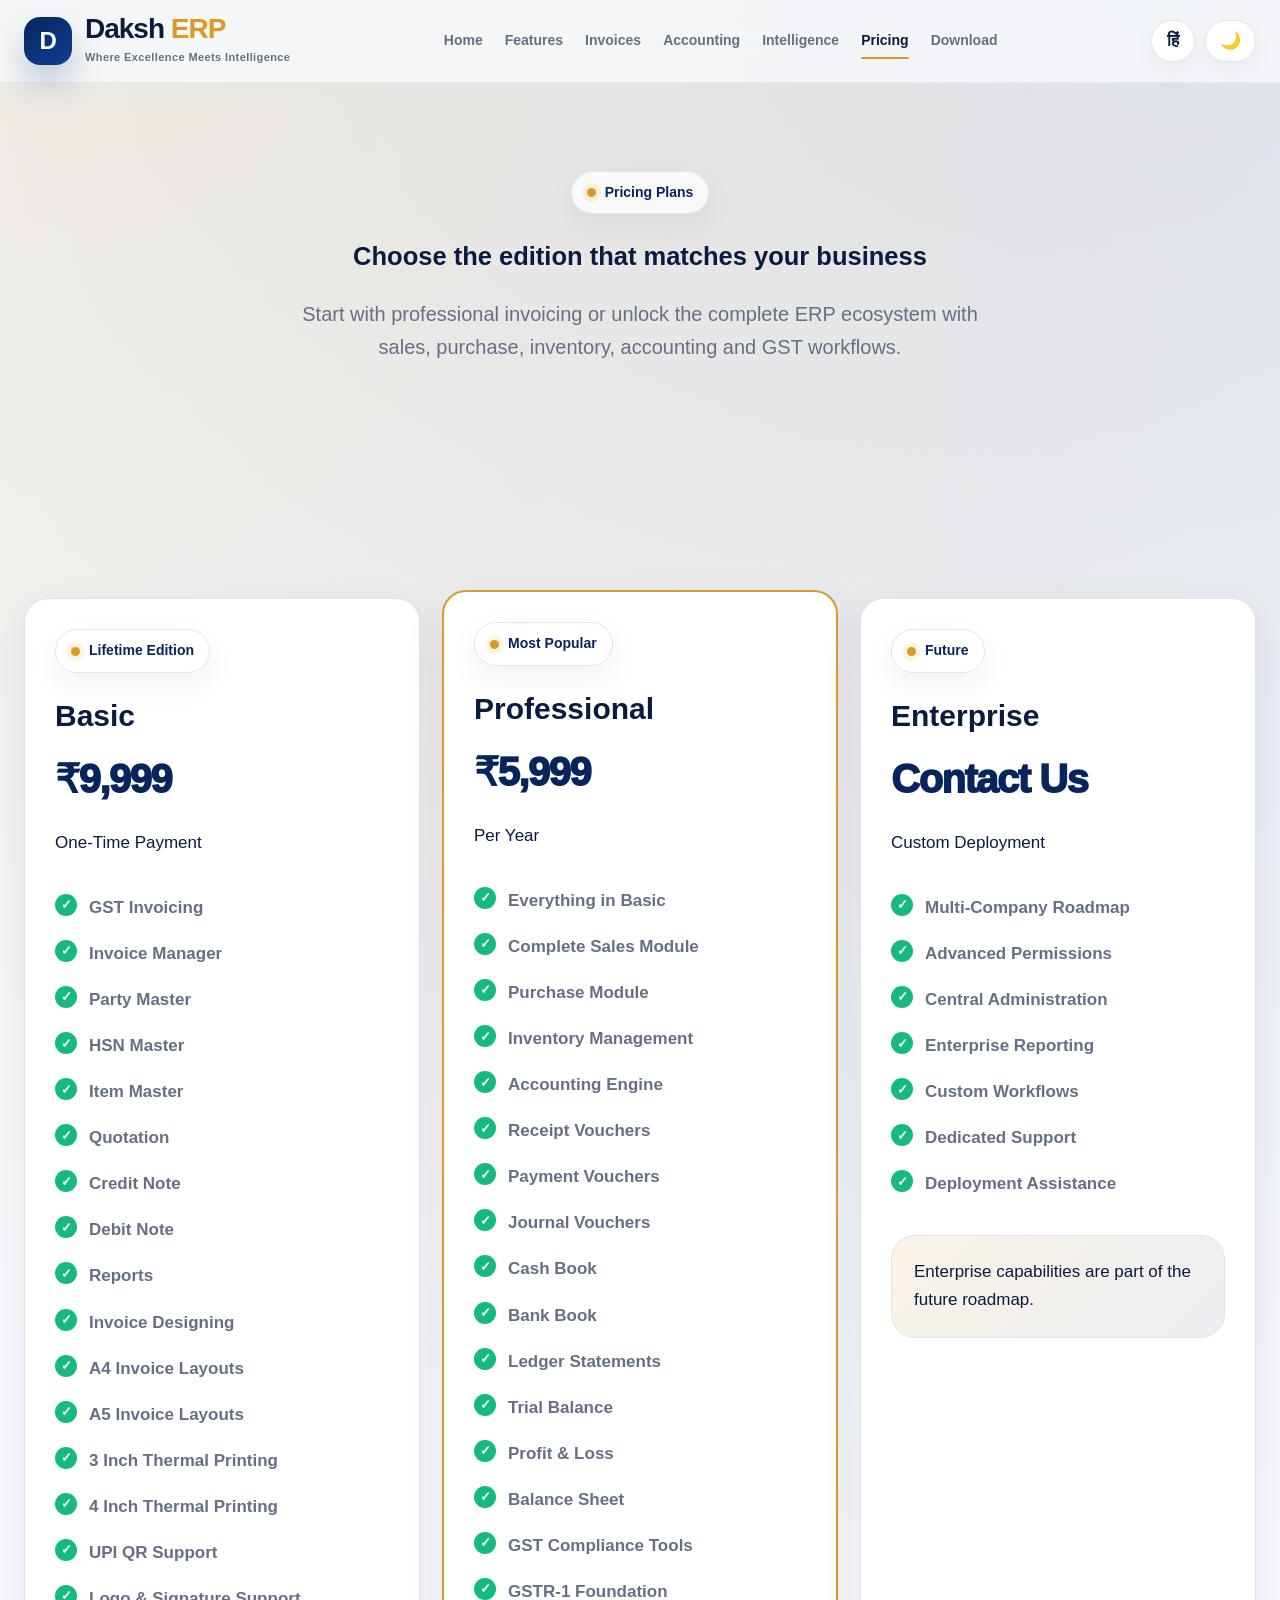
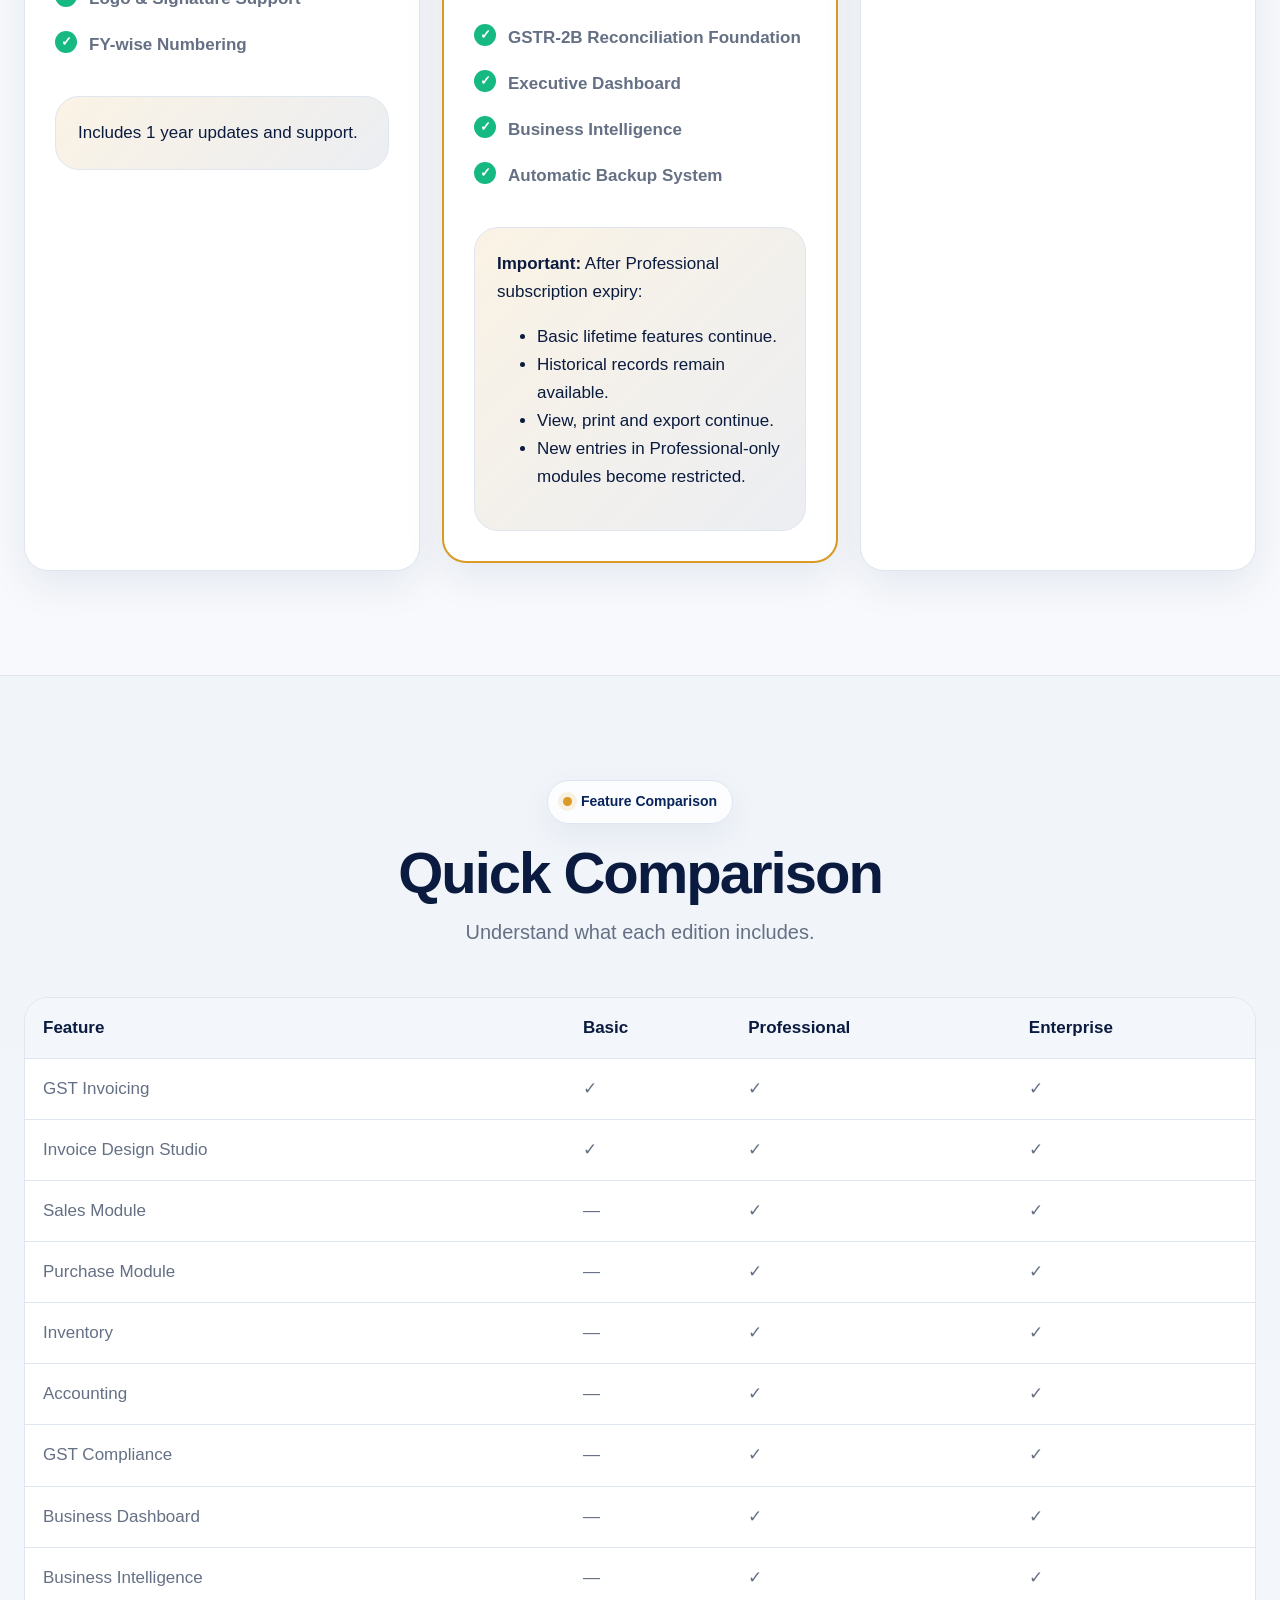
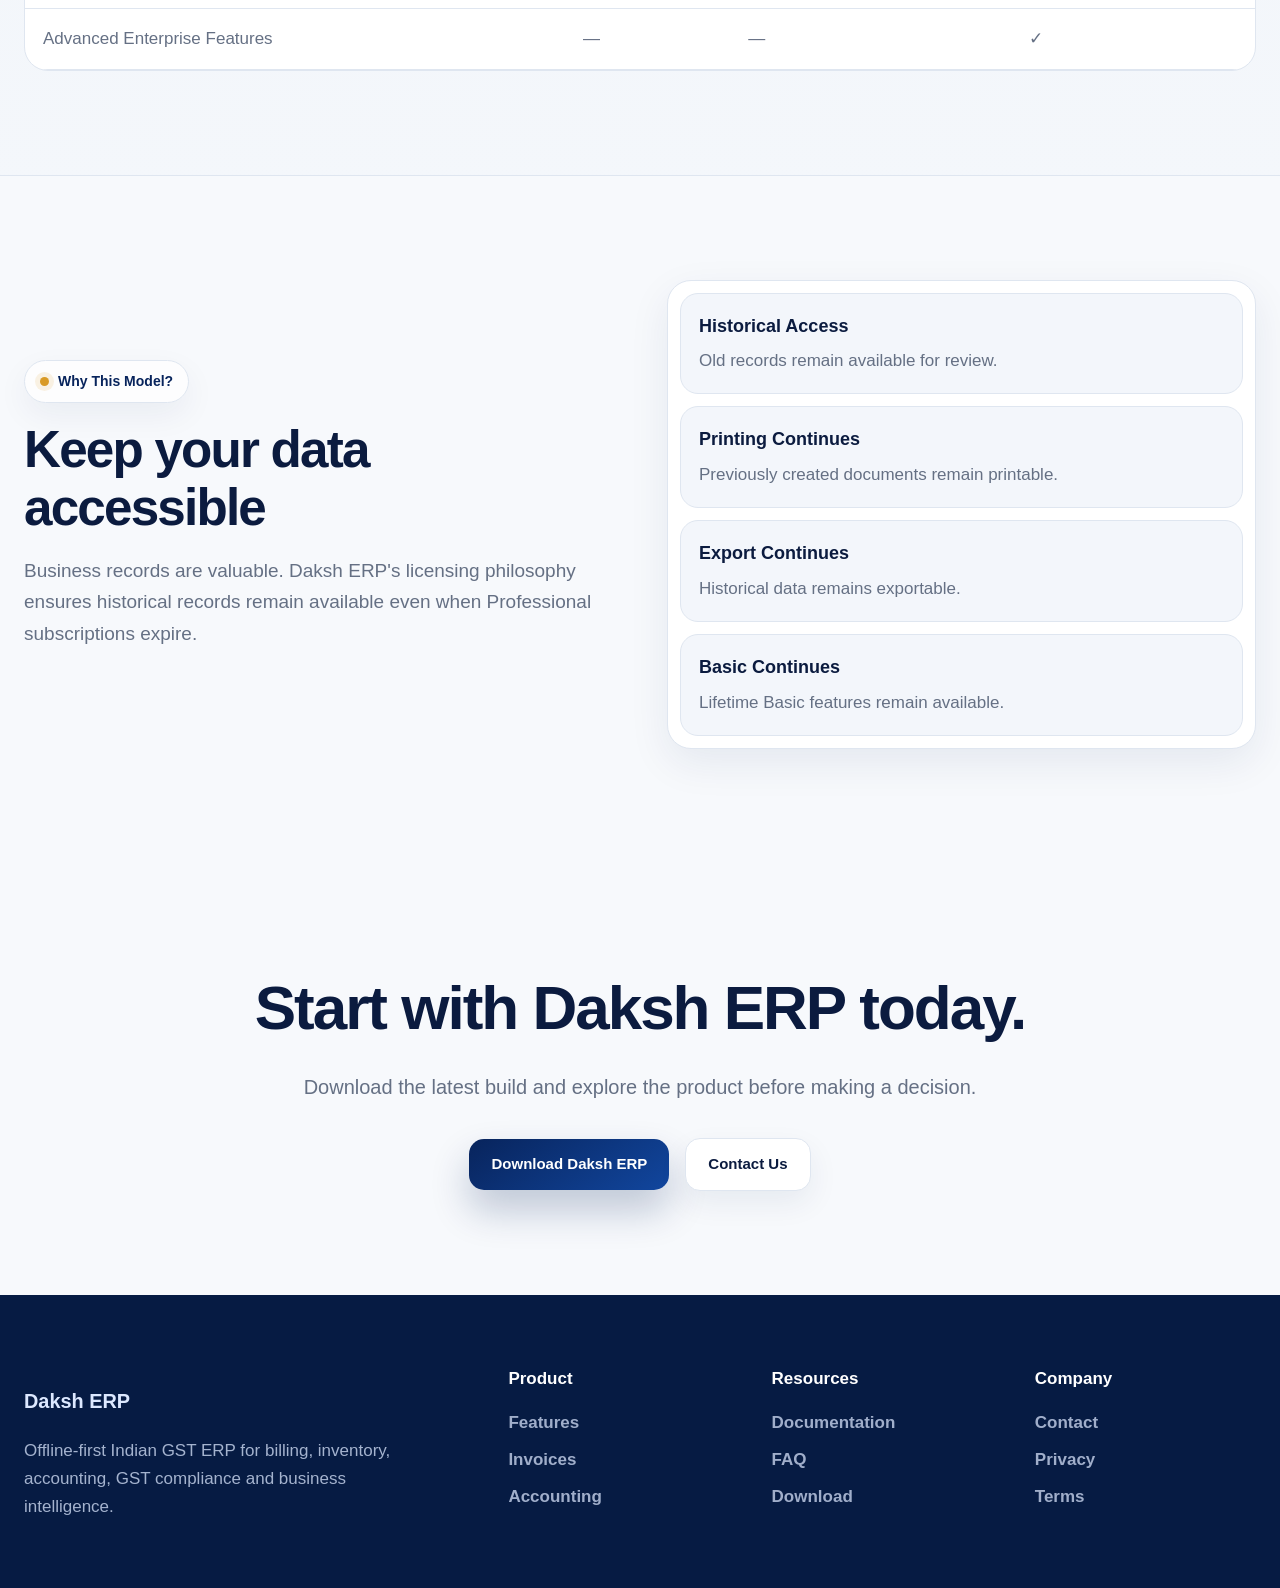
<file: pricing.html>
<!doctype html>
<html lang="en" data-theme="light">

<head>
<meta charset="utf-8">
<meta name="viewport" content="width=device-width, initial-scale=1">

<title>Pricing | Daksh ERP</title>

<meta
name="description"
content="Explore Daksh ERP pricing plans including Basic Lifetime Edition, Professional Annual Subscription and future Enterprise roadmap.">

<link rel="stylesheet" href="assets/css/style.css">
</head>

<body>

<header class="site-header">
<div class="container nav-shell">

<a class="brand" href="index.html">
<span class="brand-mark">D</span>
<span>
<strong>Daksh <em>ERP</em></strong>
<small>Where Excellence Meets Intelligence</small>
</span>
</a>

<button class="mobile-menu-btn" id="mobileMenuButton">☰</button>

<nav class="main-nav" id="mainNavigation">
<a href="index.html">Home</a>
<a href="features.html">Features</a>
<a href="invoices.html">Invoices</a>
<a href="accounting.html">Accounting</a>
<a href="intelligence.html">Intelligence</a>
<a href="pricing.html" class="active">Pricing</a>
<a href="download.html">Download</a>
</nav>

<div class="nav-actions">
<button id="languageToggle" class="chip-btn">हिन्दी</button>
<button id="themeToggle" class="chip-btn">🌙</button>
</div>

</div>
</header>

<main>

<section class="hero-section">
<div class="container">

<div class="section-heading">

<span class="section-tag">
Pricing Plans
</span>

<h1>
Choose the edition that matches your business
</h1>

<p>
Start with professional invoicing or unlock the complete ERP ecosystem with sales, purchase, inventory, accounting and GST workflows.
</p>

</div>

</div>
</section>

<section class="section">

<div class="container">

<div class="price-grid">

<div class="price-card">

<span class="section-tag">
Lifetime Edition
</span>

<h3>Basic</h3>

<div class="price">
₹9,999
</div>

<p>
One-Time Payment
</p>

<ul class="tick-list">

<li>GST Invoicing</li>
<li>Invoice Manager</li>
<li>Party Master</li>
<li>HSN Master</li>
<li>Item Master</li>
<li>Quotation</li>
<li>Credit Note</li>
<li>Debit Note</li>
<li>Reports</li>
<li>Invoice Designing</li>
<li>A4 Invoice Layouts</li>
<li>A5 Invoice Layouts</li>
<li>3 Inch Thermal Printing</li>
<li>4 Inch Thermal Printing</li>
<li>UPI QR Support</li>
<li>Logo & Signature Support</li>
<li>FY-wise Numbering</li>

</ul>

<div class="notice-box">
Includes 1 year updates and support.
</div>

</div>

<div class="price-card highlight">

<span class="section-tag">
Most Popular
</span>

<h3>Professional</h3>

<div class="price">
₹5,999
</div>

<p>
Per Year
</p>

<ul class="tick-list">

<li>Everything in Basic</li>
<li>Complete Sales Module</li>
<li>Purchase Module</li>
<li>Inventory Management</li>
<li>Accounting Engine</li>
<li>Receipt Vouchers</li>
<li>Payment Vouchers</li>
<li>Journal Vouchers</li>
<li>Cash Book</li>
<li>Bank Book</li>
<li>Ledger Statements</li>
<li>Trial Balance</li>
<li>Profit & Loss</li>
<li>Balance Sheet</li>
<li>GST Compliance Tools</li>
<li>GSTR-1 Foundation</li>
<li>GSTR-2B Reconciliation Foundation</li>
<li>Executive Dashboard</li>
<li>Business Intelligence</li>
<li>Automatic Backup System</li>

</ul>

<div class="notice-box">

<strong>Important:</strong>

After Professional subscription expiry:

<ul>
<li>Basic lifetime features continue.</li>
<li>Historical records remain available.</li>
<li>View, print and export continue.</li>
<li>New entries in Professional-only modules become restricted.</li>
</ul>

</div>

</div>

<div class="price-card">

<span class="section-tag">
Future
</span>

<h3>Enterprise</h3>

<div class="price">
Contact Us
</div>

<p>
Custom Deployment
</p>

<ul class="tick-list">

<li>Multi-Company Roadmap</li>
<li>Advanced Permissions</li>
<li>Central Administration</li>
<li>Enterprise Reporting</li>
<li>Custom Workflows</li>
<li>Dedicated Support</li>
<li>Deployment Assistance</li>

</ul>

<div class="notice-box">
Enterprise capabilities are part of the future roadmap.
</div>

</div>

</div>

</div>

</section>

<section class="section soft">

<div class="container">

<div class="section-heading">

<span class="section-tag">
Feature Comparison
</span>

<h2>
Quick Comparison
</h2>

<p>
Understand what each edition includes.
</p>

</div>

<div class="table-wrap">

<table>

<thead>

<tr>
<th>Feature</th>
<th>Basic</th>
<th>Professional</th>
<th>Enterprise</th>
</tr>

</thead>

<tbody>

<tr>
<td>GST Invoicing</td>
<td>✓</td>
<td>✓</td>
<td>✓</td>
</tr>

<tr>
<td>Invoice Design Studio</td>
<td>✓</td>
<td>✓</td>
<td>✓</td>
</tr>

<tr>
<td>Sales Module</td>
<td>—</td>
<td>✓</td>
<td>✓</td>
</tr>

<tr>
<td>Purchase Module</td>
<td>—</td>
<td>✓</td>
<td>✓</td>
</tr>

<tr>
<td>Inventory</td>
<td>—</td>
<td>✓</td>
<td>✓</td>
</tr>

<tr>
<td>Accounting</td>
<td>—</td>
<td>✓</td>
<td>✓</td>
</tr>

<tr>
<td>GST Compliance</td>
<td>—</td>
<td>✓</td>
<td>✓</td>
</tr>

<tr>
<td>Business Dashboard</td>
<td>—</td>
<td>✓</td>
<td>✓</td>
</tr>

<tr>
<td>Business Intelligence</td>
<td>—</td>
<td>✓</td>
<td>✓</td>
</tr>

<tr>
<td>Advanced Enterprise Features</td>
<td>—</td>
<td>—</td>
<td>✓</td>
</tr>

</tbody>

</table>

</div>

</div>

</section>

<section class="section">

<div class="container split-grid">

<div>

<span class="section-tag">
Why This Model?
</span>

<h2>
Keep your data accessible
</h2>

<p>
Business records are valuable. Daksh ERP's licensing philosophy ensures historical records remain available even when Professional subscriptions expire.
</p>

</div>

<div class="trust-panel">

<div>
<strong>Historical Access</strong>
<span>Old records remain available for review.</span>
</div>

<div>
<strong>Printing Continues</strong>
<span>Previously created documents remain printable.</span>
</div>

<div>
<strong>Export Continues</strong>
<span>Historical data remains exportable.</span>
</div>

<div>
<strong>Basic Continues</strong>
<span>Lifetime Basic features remain available.</span>
</div>

</div>

</div>

</section>

<section class="section cta-section">

<div class="container">

<h2>
Start with Daksh ERP today.
</h2>

<p>
Download the latest build and explore the product before making a decision.
</p>

<div class="hero-actions center">

<a
class="btn btn-primary"
href="download.html">

Download Daksh ERP

</a>

<a
class="btn btn-outline"
href="contact.html">

Contact Us

</a>

</div>

</div>

</section>

</main>

<footer class="site-footer">
<div class="container footer-grid">

<div>
<h3>Daksh ERP</h3>
<p>
Offline-first Indian GST ERP for billing, inventory, accounting, GST compliance and business intelligence.
</p>
</div>

<div>
<h4>Product</h4>
<a href="features.html">Features</a>
<a href="invoices.html">Invoices</a>
<a href="accounting.html">Accounting</a>
</div>

<div>
<h4>Resources</h4>
<a href="documentation.html">Documentation</a>
<a href="faq.html">FAQ</a>
<a href="download.html">Download</a>
</div>

<div>
<h4>Company</h4>
<a href="contact.html">Contact</a>
<a href="privacy.html">Privacy</a>
<a href="terms.html">Terms</a>
</div>

</div>
</footer>

<script src="assets/js/app.js"></script>

</body>
</html>
</file>
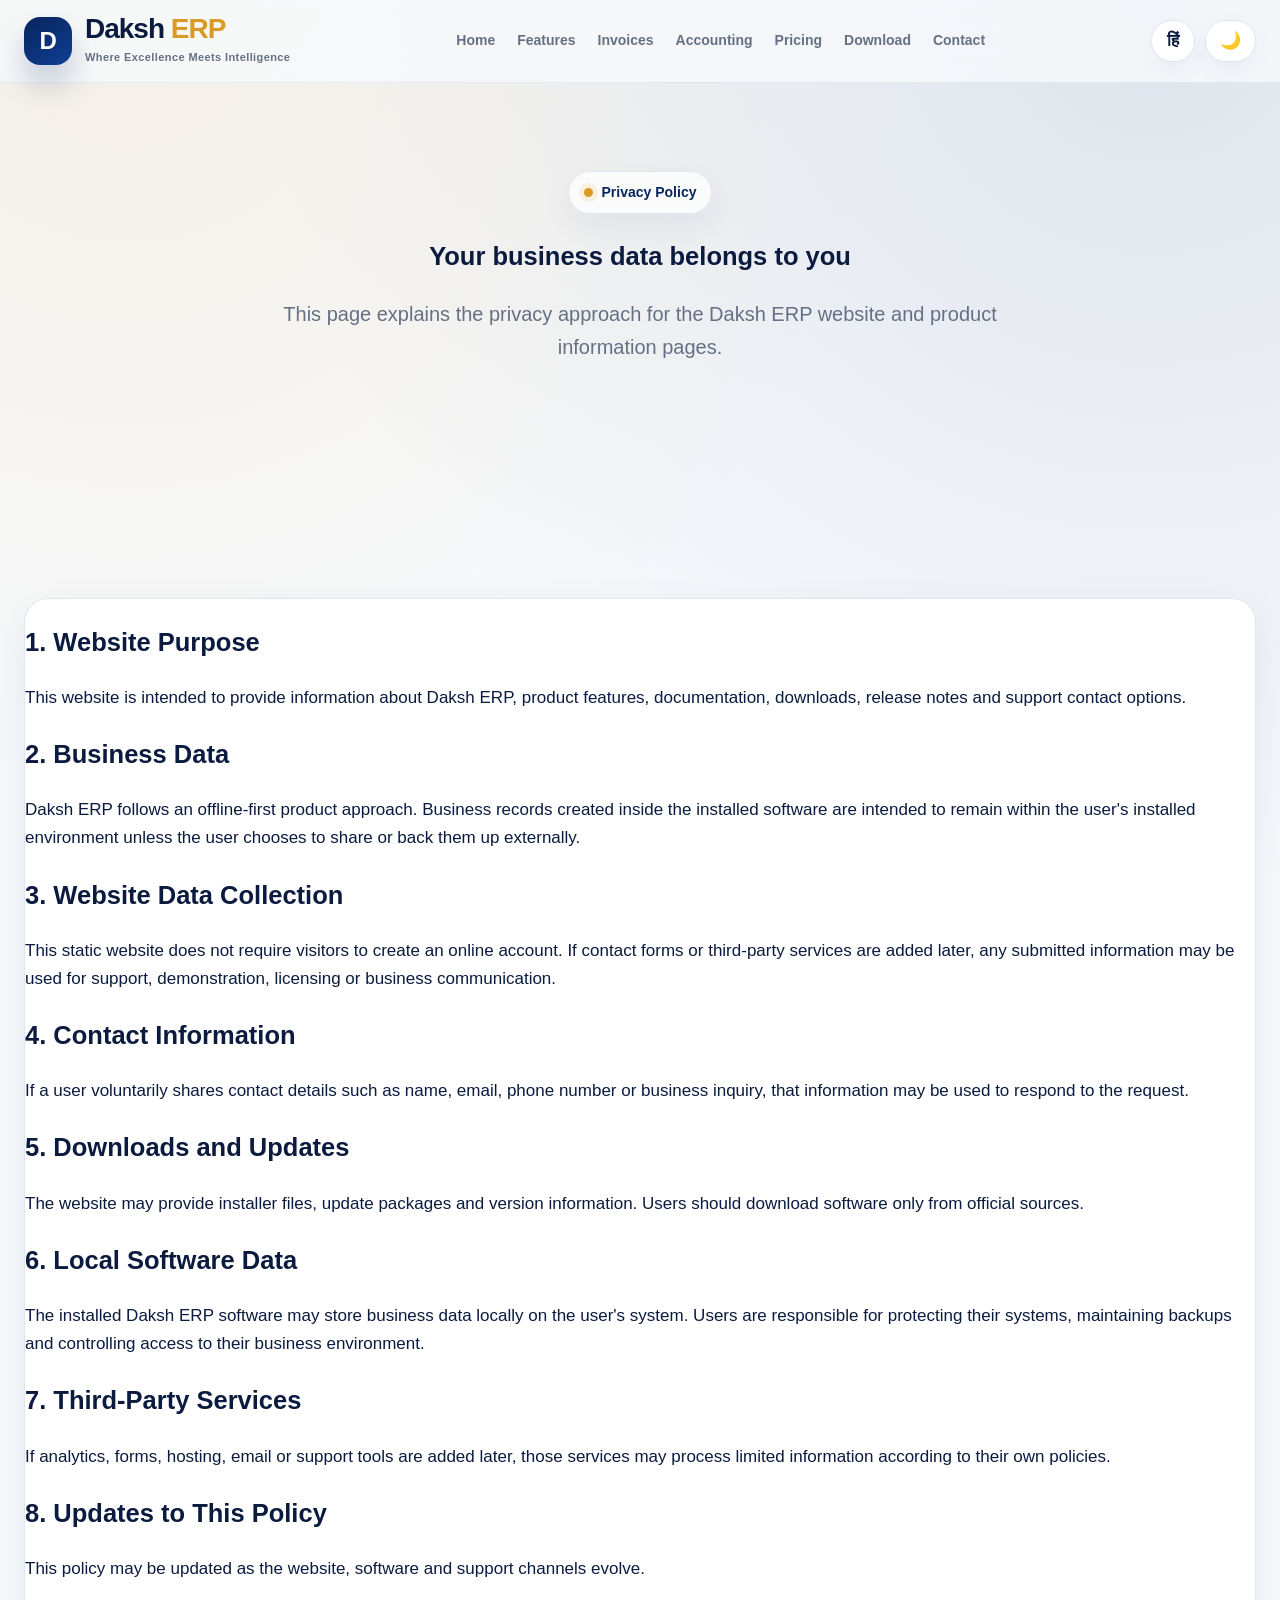
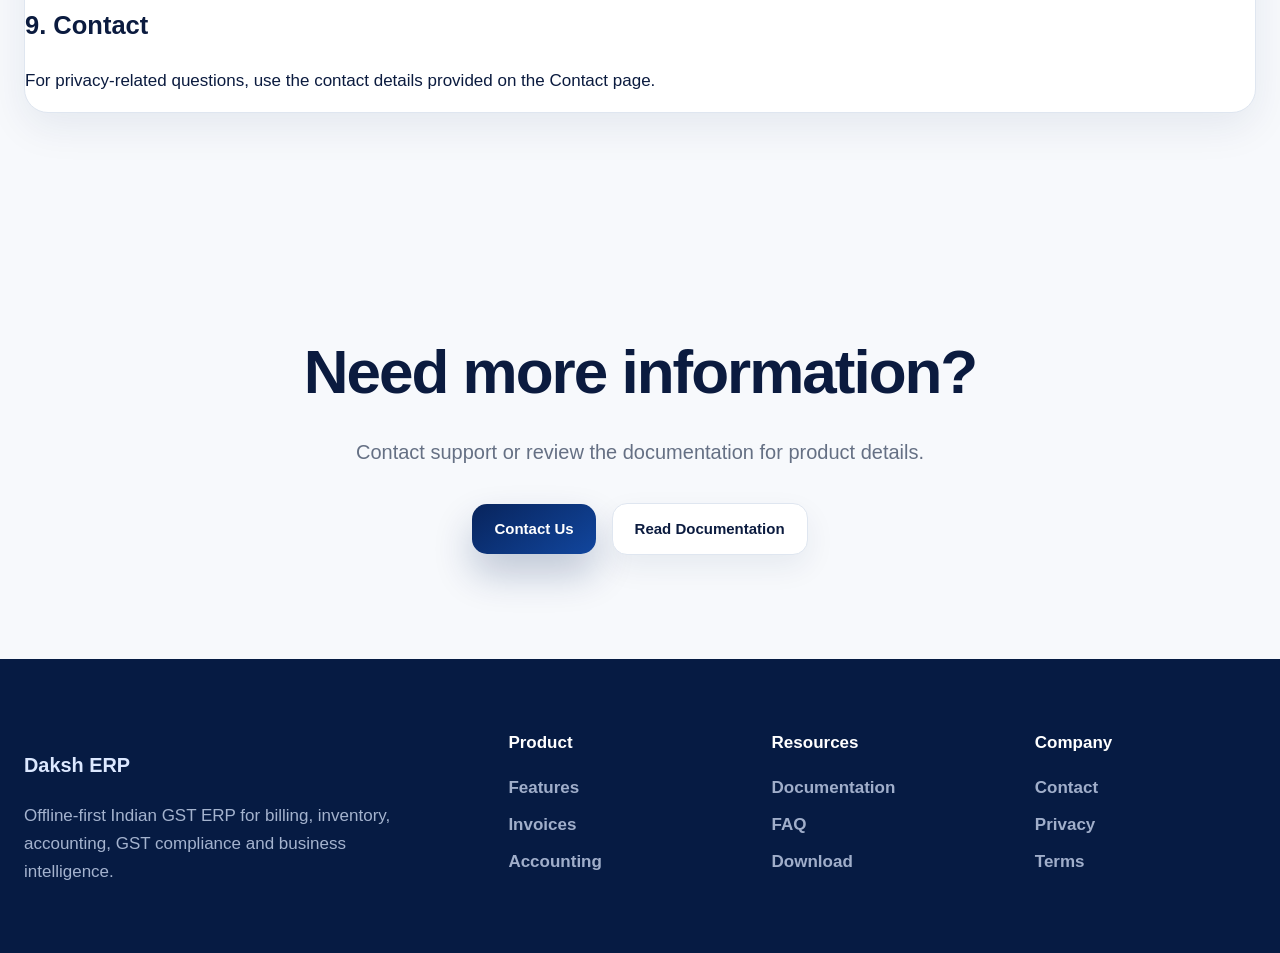
<file: privacy.html>
<!doctype html>
<html lang="en" data-theme="light">

<head>
<meta charset="utf-8">
<meta name="viewport" content="width=device-width, initial-scale=1">

<title>Privacy Policy | Daksh ERP</title>

<meta
name="description"
content="Privacy policy for Daksh ERP website and software information pages.">

<link rel="stylesheet" href="assets/css/style.css">
</head>

<body>

<header class="site-header">
<div class="container nav-shell">

<a class="brand" href="index.html">
<span class="brand-mark">D</span>
<span>
<strong>Daksh <em>ERP</em></strong>
<small>Where Excellence Meets Intelligence</small>
</span>
</a>

<button class="mobile-menu-btn" id="mobileMenuButton">☰</button>

<nav class="main-nav" id="mainNavigation">
<a href="index.html">Home</a>
<a href="features.html">Features</a>
<a href="invoices.html">Invoices</a>
<a href="accounting.html">Accounting</a>
<a href="pricing.html">Pricing</a>
<a href="download.html">Download</a>
<a href="contact.html">Contact</a>
</nav>

<div class="nav-actions">
<button id="languageToggle" class="chip-btn">हिन्दी</button>
<button id="themeToggle" class="chip-btn">🌙</button>
</div>

</div>
</header>

<main>

<section class="hero-section">
<div class="container">
<div class="section-heading">
<span class="section-tag">Privacy Policy</span>
<h1>Your business data belongs to you</h1>
<p>
This page explains the privacy approach for the Daksh ERP website and product information pages.
</p>
</div>
</div>
</section>

<section class="section">
<div class="container">

<div class="info-card">

<h2>1. Website Purpose</h2>
<p>
This website is intended to provide information about Daksh ERP, product features, documentation, downloads, release notes and support contact options.
</p>

<h2>2. Business Data</h2>
<p>
Daksh ERP follows an offline-first product approach. Business records created inside the installed software are intended to remain within the user's installed environment unless the user chooses to share or back them up externally.
</p>

<h2>3. Website Data Collection</h2>
<p>
This static website does not require visitors to create an online account. If contact forms or third-party services are added later, any submitted information may be used for support, demonstration, licensing or business communication.
</p>

<h2>4. Contact Information</h2>
<p>
If a user voluntarily shares contact details such as name, email, phone number or business inquiry, that information may be used to respond to the request.
</p>

<h2>5. Downloads and Updates</h2>
<p>
The website may provide installer files, update packages and version information. Users should download software only from official sources.
</p>

<h2>6. Local Software Data</h2>
<p>
The installed Daksh ERP software may store business data locally on the user's system. Users are responsible for protecting their systems, maintaining backups and controlling access to their business environment.
</p>

<h2>7. Third-Party Services</h2>
<p>
If analytics, forms, hosting, email or support tools are added later, those services may process limited information according to their own policies.
</p>

<h2>8. Updates to This Policy</h2>
<p>
This policy may be updated as the website, software and support channels evolve.
</p>

<h2>9. Contact</h2>
<p>
For privacy-related questions, use the contact details provided on the Contact page.
</p>

</div>

</div>
</section>

<section class="section cta-section">
<div class="container">
<h2>Need more information?</h2>
<p>
Contact support or review the documentation for product details.
</p>

<div class="hero-actions center">
<a class="btn btn-primary" href="contact.html">Contact Us</a>
<a class="btn btn-outline" href="documentation.html">Read Documentation</a>
</div>
</div>
</section>

</main>

<footer class="site-footer">
<div class="container footer-grid">

<div>
<h3>Daksh ERP</h3>
<p>
Offline-first Indian GST ERP for billing, inventory, accounting, GST compliance and business intelligence.
</p>
</div>

<div>
<h4>Product</h4>
<a href="features.html">Features</a>
<a href="invoices.html">Invoices</a>
<a href="accounting.html">Accounting</a>
</div>

<div>
<h4>Resources</h4>
<a href="documentation.html">Documentation</a>
<a href="faq.html">FAQ</a>
<a href="download.html">Download</a>
</div>

<div>
<h4>Company</h4>
<a href="contact.html">Contact</a>
<a href="privacy.html">Privacy</a>
<a href="terms.html">Terms</a>
</div>

</div>
</footer>

<script src="assets/js/app.js"></script>

</body>
</html>
</file>
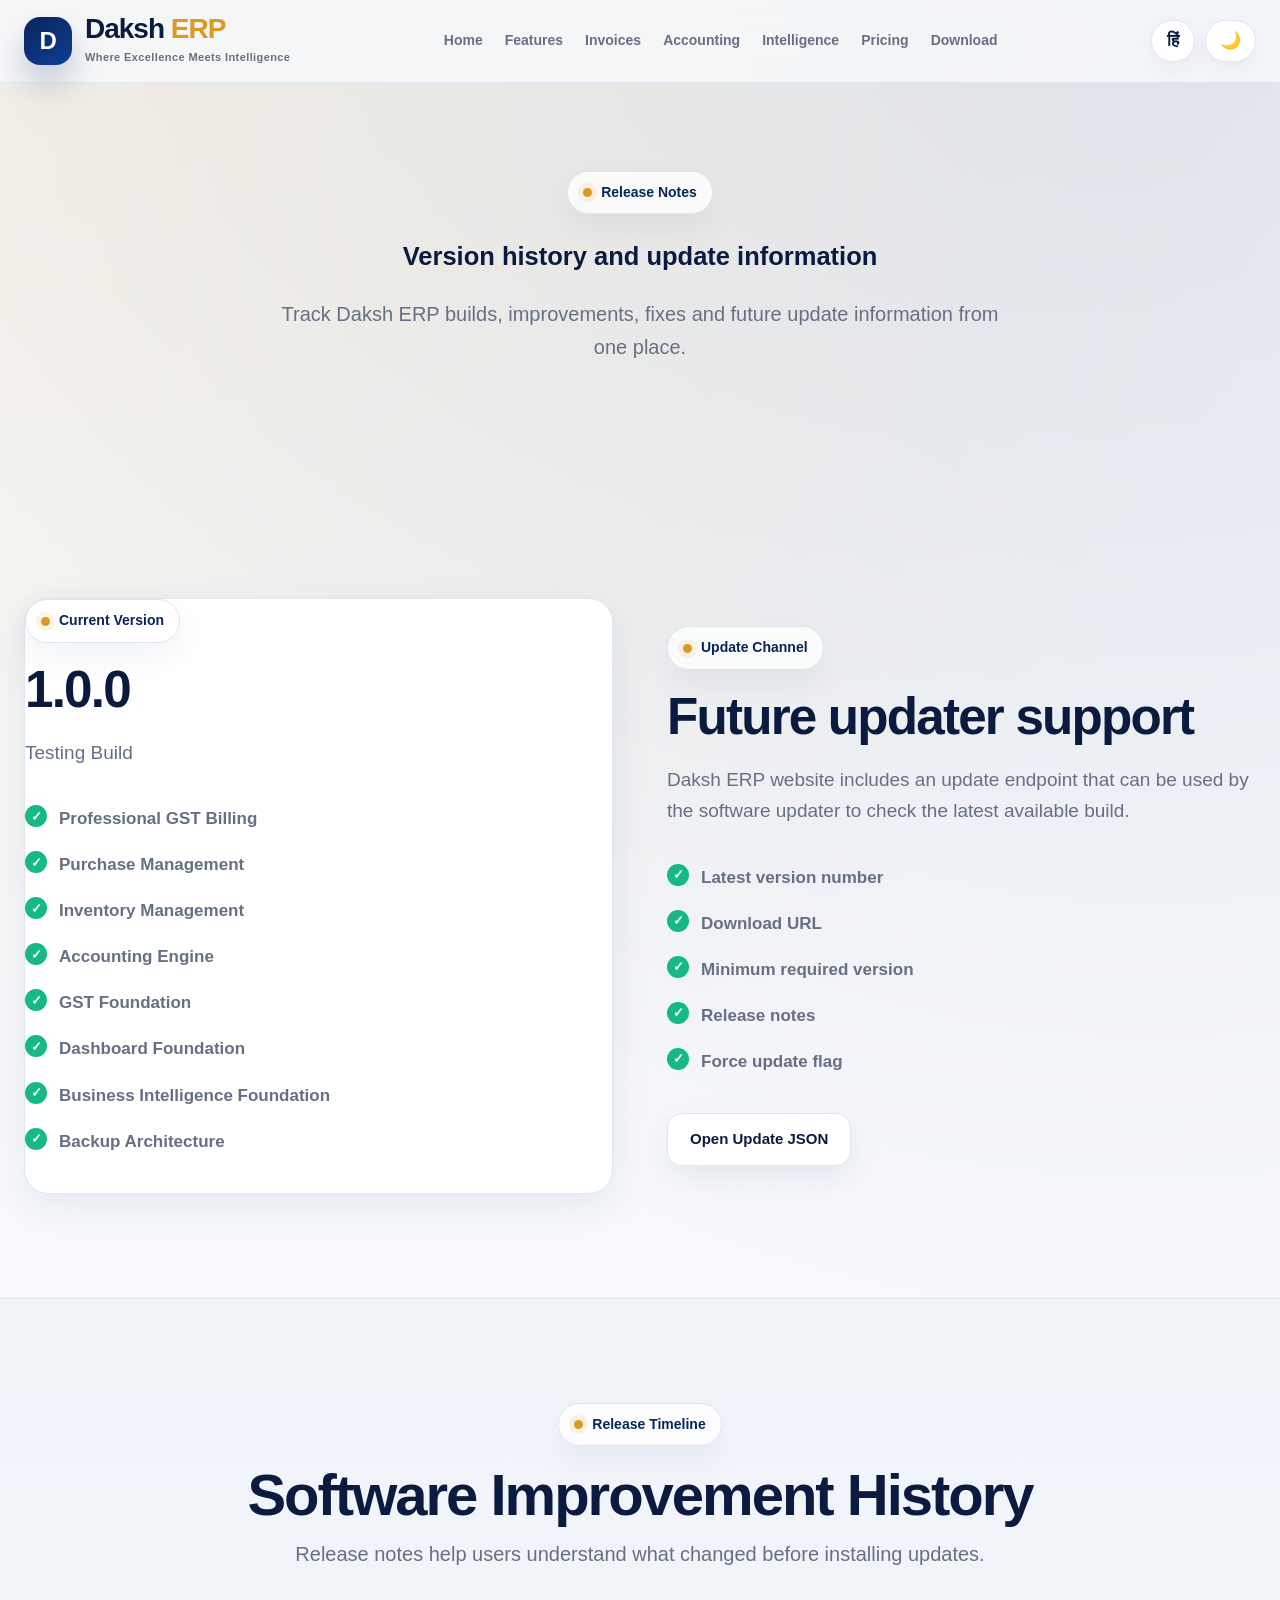
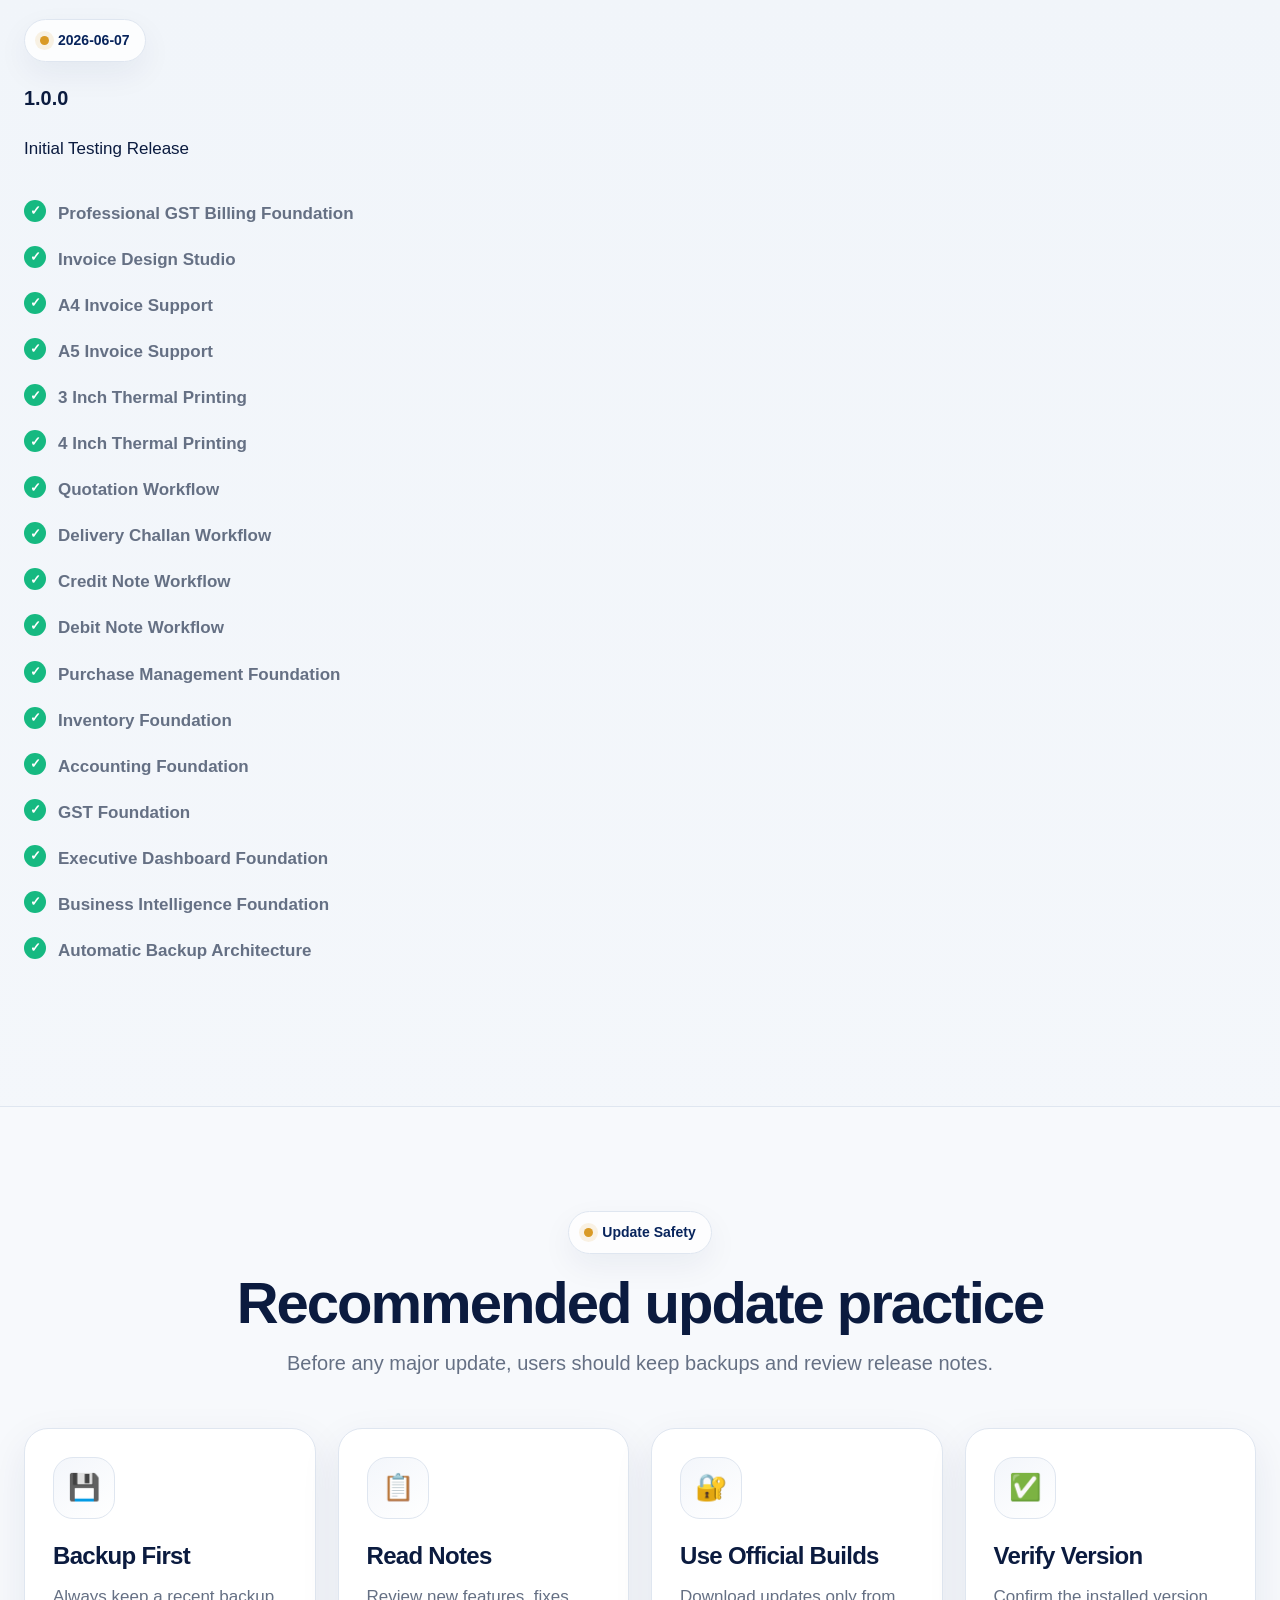
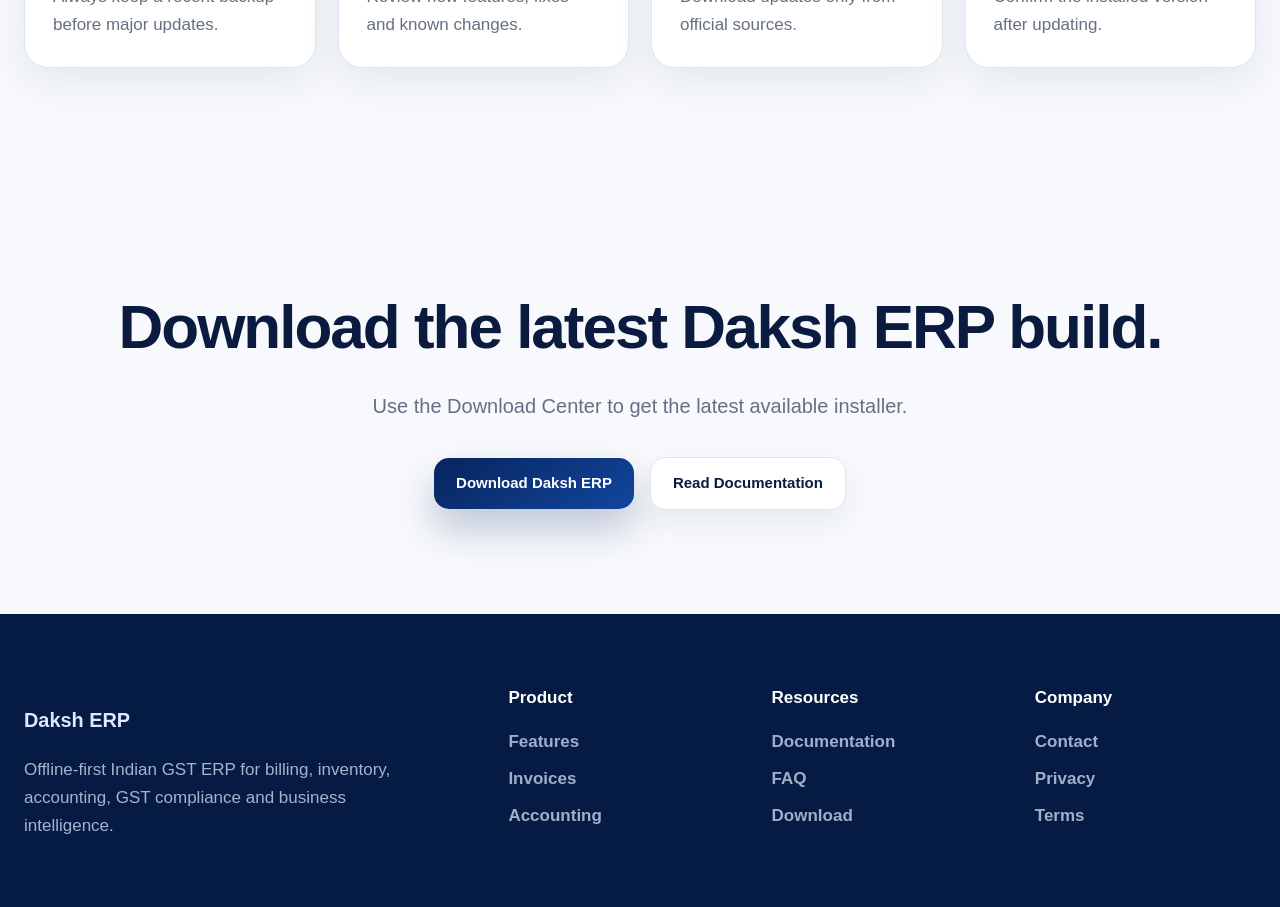
<file: releases.html>
<!doctype html>
<html lang="en" data-theme="light">

<head>
<meta charset="utf-8">
<meta name="viewport" content="width=device-width, initial-scale=1">

<title>Release Notes | Daksh ERP</title>

<meta
name="description"
content="Daksh ERP release notes, version history, update information and software improvement records.">

<link rel="stylesheet" href="assets/css/style.css">
</head>

<body>

<header class="site-header">
<div class="container nav-shell">

<a class="brand" href="index.html">
<span class="brand-mark">D</span>
<span>
<strong>Daksh <em>ERP</em></strong>
<small>Where Excellence Meets Intelligence</small>
</span>
</a>

<button class="mobile-menu-btn" id="mobileMenuButton">☰</button>

<nav class="main-nav" id="mainNavigation">
<a href="index.html">Home</a>
<a href="features.html">Features</a>
<a href="invoices.html">Invoices</a>
<a href="accounting.html">Accounting</a>
<a href="intelligence.html">Intelligence</a>
<a href="pricing.html">Pricing</a>
<a href="download.html">Download</a>
</nav>

<div class="nav-actions">
<button id="languageToggle" class="chip-btn">हिन्दी</button>
<button id="themeToggle" class="chip-btn">🌙</button>
</div>

</div>
</header>

<main>

<section class="hero-section">
<div class="container">
<div class="section-heading">
<span class="section-tag">Release Notes</span>
<h1>Version history and update information</h1>
<p>
Track Daksh ERP builds, improvements, fixes and future update information from one place.
</p>
</div>
</div>
</section>

<section class="section">
<div class="container split-grid">

<div class="info-card">
<span class="section-tag">Current Version</span>
<h2 id="currentVersion">1.0.0</h2>
<p id="currentBuildType">Testing Build</p>

<ul class="tick-list" id="currentReleaseNotes">
<li>Initial testing release.</li>
<li>Billing, purchase, inventory and accounting foundations included.</li>
<li>GST workflows enabled.</li>
</ul>
</div>

<div>
<span class="section-tag">Update Channel</span>
<h2>Future updater support</h2>
<p>
Daksh ERP website includes an update endpoint that can be used by the software updater to check the latest available build.
</p>

<ul class="tick-list">
<li>Latest version number</li>
<li>Download URL</li>
<li>Minimum required version</li>
<li>Release notes</li>
<li>Force update flag</li>
</ul>

<a class="btn btn-outline" href="updates/version.json">
Open Update JSON
</a>
</div>

</div>
</section>

<section class="section soft">
<div class="container">

<div class="section-heading">
<span class="section-tag">Release Timeline</span>
<h2>Software Improvement History</h2>
<p>
Release notes help users understand what changed before installing updates.
</p>
</div>

<div id="releaseTimeline" class="release-timeline">
<div class="notice-box">Loading release notes...</div>
</div>

</div>
</section>

<section class="section">
<div class="container">

<div class="section-heading">
<span class="section-tag">Update Safety</span>
<h2>Recommended update practice</h2>
<p>
Before any major update, users should keep backups and review release notes.
</p>
</div>

<div class="card-grid four">

<div class="feature-card">
<div class="icon">💾</div>
<h3>Backup First</h3>
<p>Always keep a recent backup before major updates.</p>
</div>

<div class="feature-card">
<div class="icon">📋</div>
<h3>Read Notes</h3>
<p>Review new features, fixes and known changes.</p>
</div>

<div class="feature-card">
<div class="icon">🔐</div>
<h3>Use Official Builds</h3>
<p>Download updates only from official sources.</p>
</div>

<div class="feature-card">
<div class="icon">✅</div>
<h3>Verify Version</h3>
<p>Confirm the installed version after updating.</p>
</div>

</div>

</div>
</section>

<section class="section cta-section">
<div class="container">
<h2>Download the latest Daksh ERP build.</h2>
<p>
Use the Download Center to get the latest available installer.
</p>

<div class="hero-actions center">
<a class="btn btn-primary" href="download.html">Download Daksh ERP</a>
<a class="btn btn-outline" href="documentation.html">Read Documentation</a>
</div>
</div>
</section>

</main>

<footer class="site-footer">
<div class="container footer-grid">

<div>
<h3>Daksh ERP</h3>
<p>
Offline-first Indian GST ERP for billing, inventory, accounting, GST compliance and business intelligence.
</p>
</div>

<div>
<h4>Product</h4>
<a href="features.html">Features</a>
<a href="invoices.html">Invoices</a>
<a href="accounting.html">Accounting</a>
</div>

<div>
<h4>Resources</h4>
<a href="documentation.html">Documentation</a>
<a href="faq.html">FAQ</a>
<a href="download.html">Download</a>
</div>

<div>
<h4>Company</h4>
<a href="contact.html">Contact</a>
<a href="privacy.html">Privacy</a>
<a href="terms.html">Terms</a>
</div>

</div>
</footer>

<script src="assets/js/app.js"></script>

<script>
async function loadReleasePage() {
  await loadCurrentVersion();
  await loadReleaseTimeline();
}

async function loadCurrentVersion() {
  try {
    const response = await fetch("updates/version.json");
    const data = await response.json();

    document.getElementById("currentVersion").textContent =
      data.latest_version || "1.0.0";

    document.getElementById("currentBuildType").textContent =
      data.build_type || "Testing Build";

    const notes = document.getElementById("currentReleaseNotes");

    if (Array.isArray(data.release_notes)) {
      notes.innerHTML = data.release_notes
        .map(note => `<li>${note}</li>`)
        .join("");
    } else if (data.release_notes) {
      notes.innerHTML = `<li>${data.release_notes}</li>`;
    }
  } catch (error) {
    console.log("Current version information unavailable.");
  }
}

async function loadReleaseTimeline() {
  const container = document.getElementById("releaseTimeline");

  try {
    const response = await fetch("data/releases.json");
    const releases = await response.json();

    if (!Array.isArray(releases) || releases.length === 0) {
      container.innerHTML =
        '<div class="notice-box">No release notes available.</div>';
      return;
    }

    container.innerHTML = releases.map(release => `
      <article class="release-card">
        <span class="section-tag">${release.date || "Date pending"}</span>
        <h3>${release.version || "Version"}</h3>
        <p>${release.title || release.type || "Release Update"}</p>
        <ul class="tick-list">
          ${(release.items || release.notes || [])
            .map(item => `<li>${item}</li>`)
            .join("")}
        </ul>
      </article>
    `).join("");

  } catch (error) {
    container.innerHTML =
      '<div class="notice-box">Release notes could not be loaded.</div>';
  }
}

loadReleasePage();
</script>

</body>
</html>
</file>
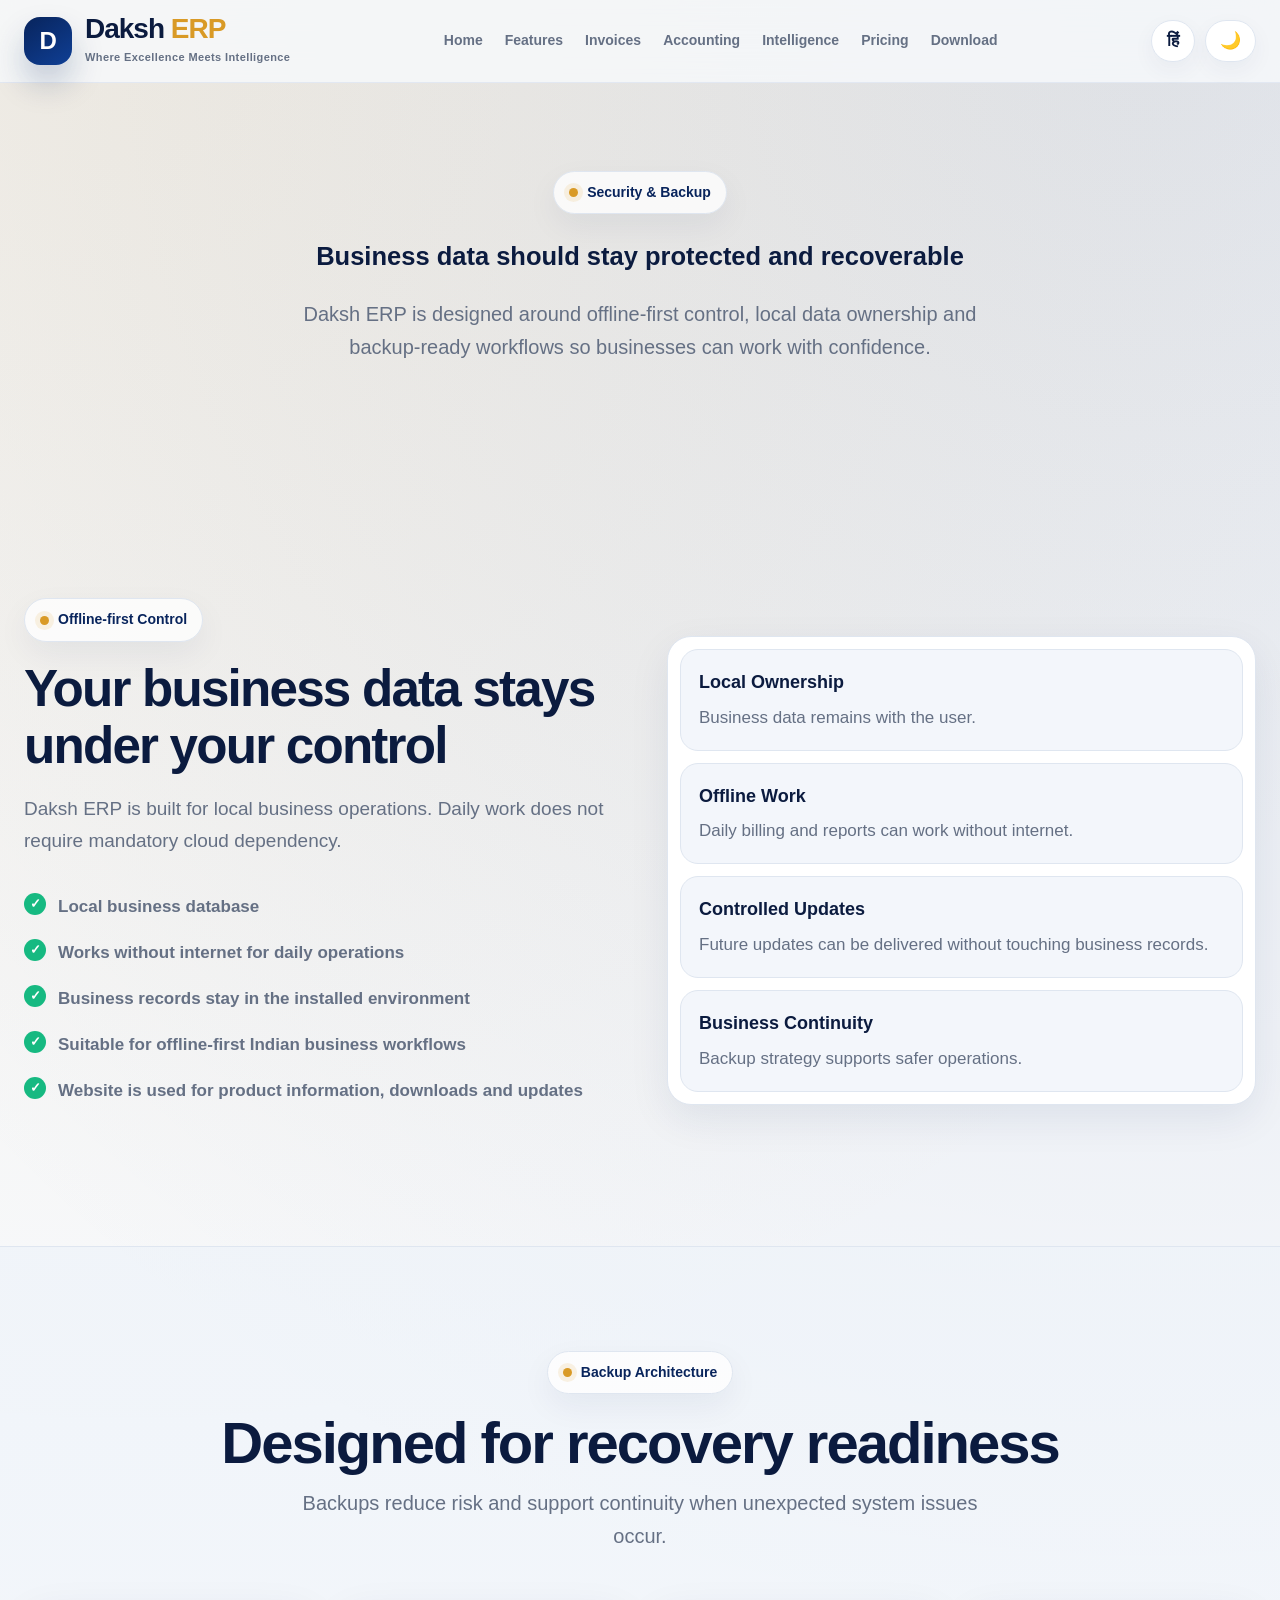
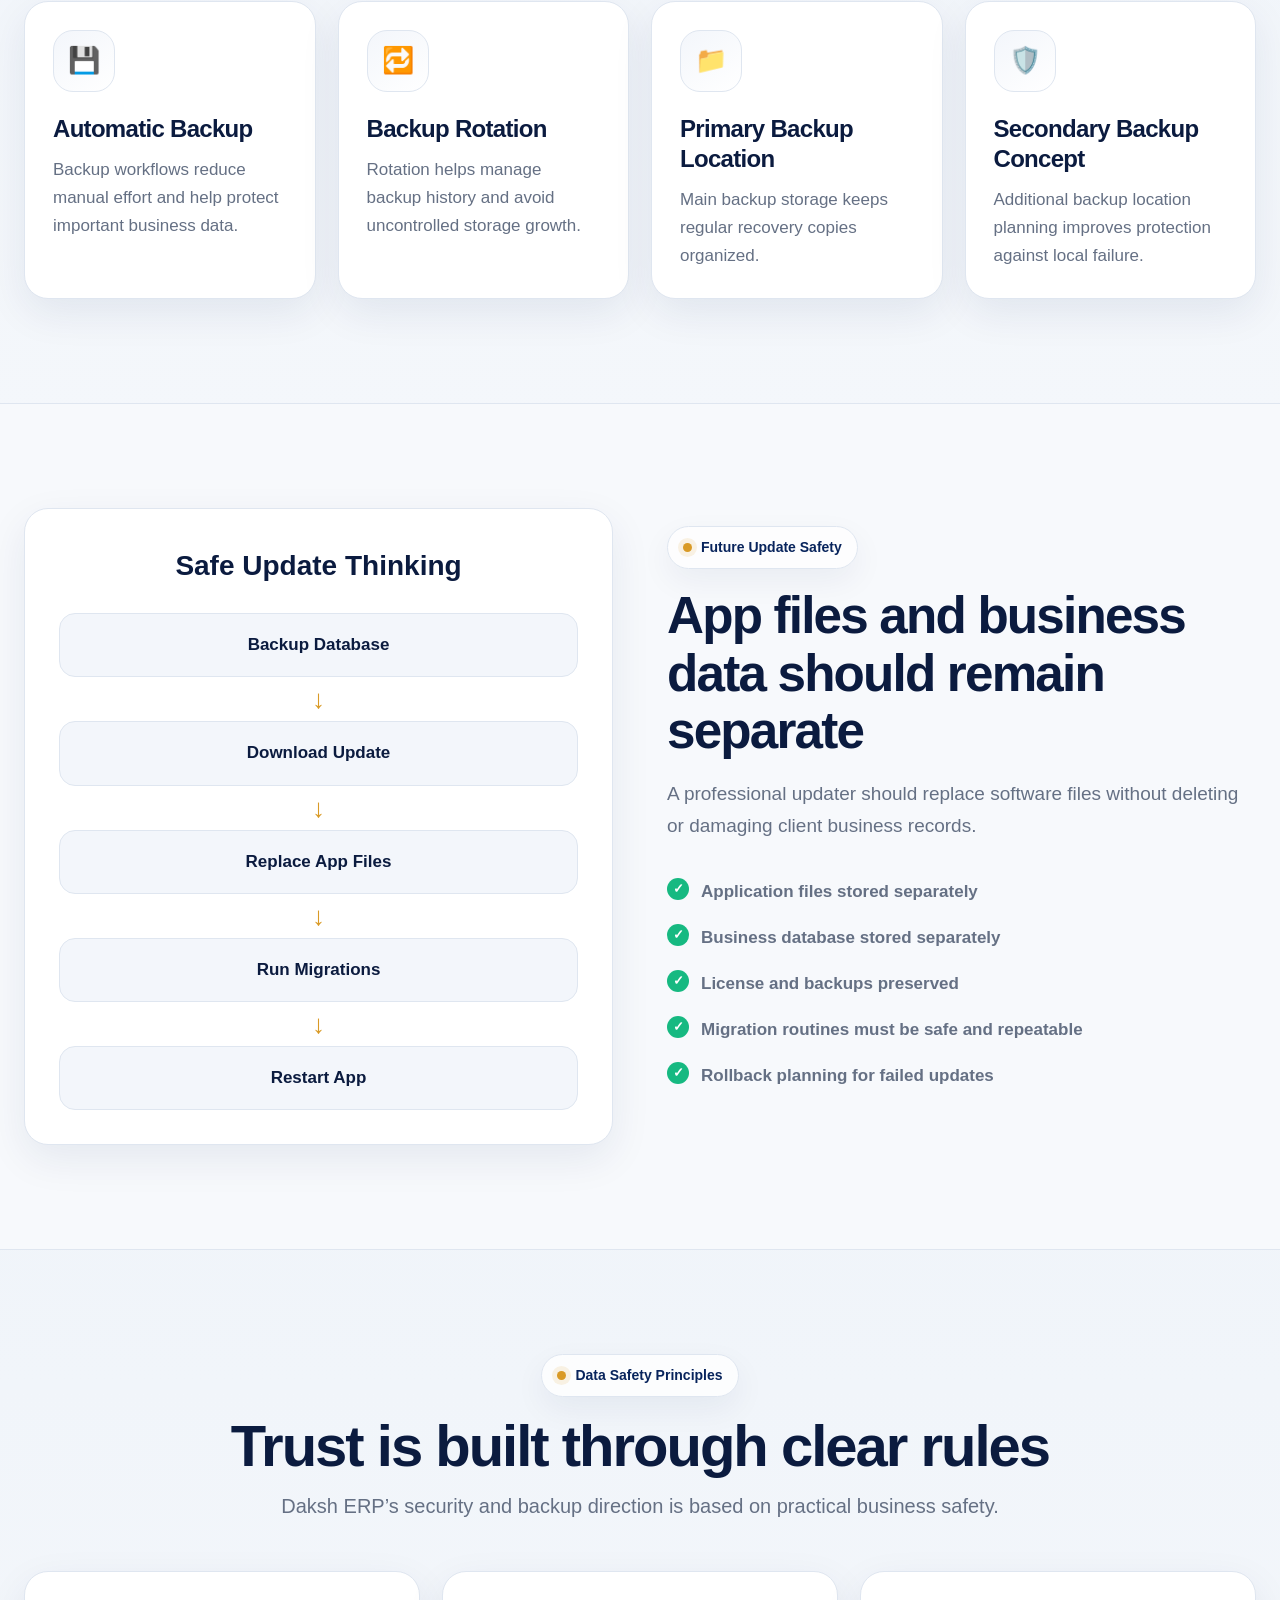
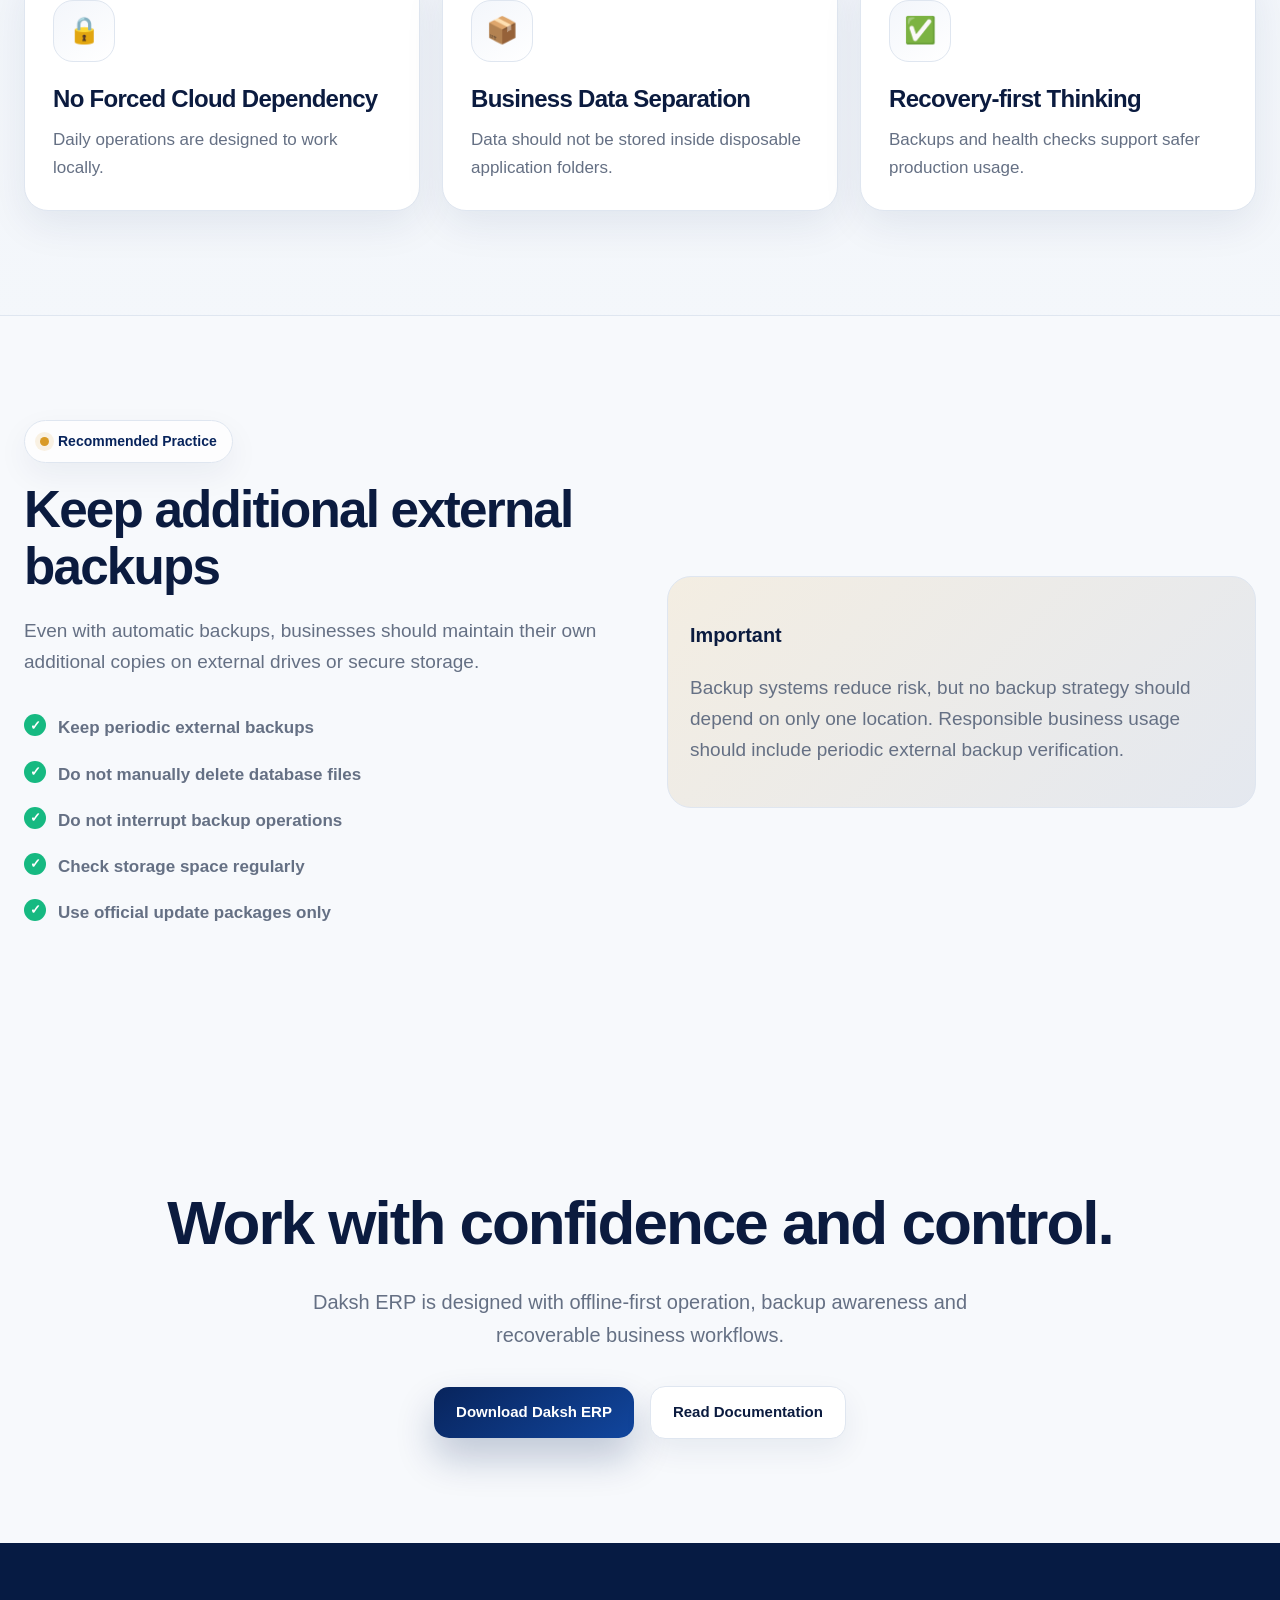
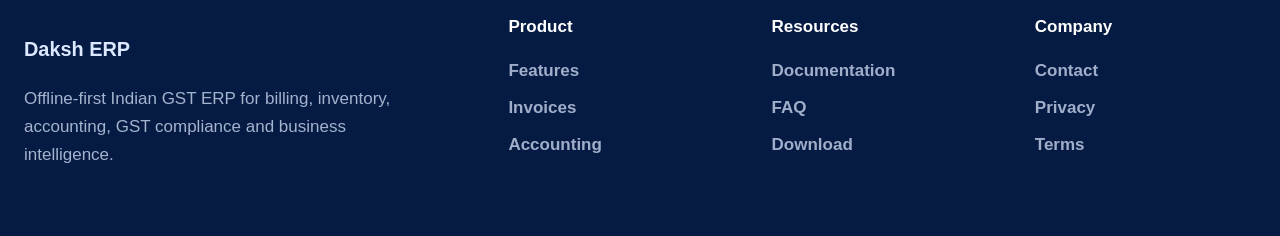
<file: security.html>
<!doctype html>
<html lang="en" data-theme="light">

<head>
<meta charset="utf-8">
<meta name="viewport" content="width=device-width, initial-scale=1">

<title>Security, Backup & Data Protection | Daksh ERP</title>

<meta
name="description"
content="Daksh ERP offline-first security, local data ownership, automatic backup architecture and recovery-ready data protection workflows.">

<link rel="stylesheet" href="assets/css/style.css">
</head>

<body>

<header class="site-header">
<div class="container nav-shell">

<a class="brand" href="index.html">
<span class="brand-mark">D</span>
<span>
<strong>Daksh <em>ERP</em></strong>
<small>Where Excellence Meets Intelligence</small>
</span>
</a>

<button class="mobile-menu-btn" id="mobileMenuButton">☰</button>

<nav class="main-nav" id="mainNavigation">
<a href="index.html">Home</a>
<a href="features.html">Features</a>
<a href="invoices.html">Invoices</a>
<a href="accounting.html">Accounting</a>
<a href="intelligence.html">Intelligence</a>
<a href="pricing.html">Pricing</a>
<a href="download.html">Download</a>
</nav>

<div class="nav-actions">
<button id="languageToggle" class="chip-btn">हिन्दी</button>
<button id="themeToggle" class="chip-btn">🌙</button>
</div>

</div>
</header>

<main>

<section class="hero-section">
<div class="container">
<div class="section-heading">
<span class="section-tag">Security & Backup</span>
<h1>Business data should stay protected and recoverable</h1>
<p>
Daksh ERP is designed around offline-first control, local data ownership and backup-ready workflows so businesses can work with confidence.
</p>
</div>
</div>
</section>

<section class="section">
<div class="container split-grid">

<div>
<span class="section-tag">Offline-first Control</span>
<h2>Your business data stays under your control</h2>
<p>
Daksh ERP is built for local business operations. Daily work does not require mandatory cloud dependency.
</p>

<ul class="tick-list">
<li>Local business database</li>
<li>Works without internet for daily operations</li>
<li>Business records stay in the installed environment</li>
<li>Suitable for offline-first Indian business workflows</li>
<li>Website is used for product information, downloads and updates</li>
</ul>
</div>

<div class="trust-panel">
<div>
<strong>Local Ownership</strong>
<span>Business data remains with the user.</span>
</div>

<div>
<strong>Offline Work</strong>
<span>Daily billing and reports can work without internet.</span>
</div>

<div>
<strong>Controlled Updates</strong>
<span>Future updates can be delivered without touching business records.</span>
</div>

<div>
<strong>Business Continuity</strong>
<span>Backup strategy supports safer operations.</span>
</div>
</div>

</div>
</section>

<section class="section soft">
<div class="container">

<div class="section-heading">
<span class="section-tag">Backup Architecture</span>
<h2>Designed for recovery readiness</h2>
<p>
Backups reduce risk and support continuity when unexpected system issues occur.
</p>
</div>

<div class="card-grid four">

<div class="feature-card">
<div class="icon">💾</div>
<h3>Automatic Backup</h3>
<p>Backup workflows reduce manual effort and help protect important business data.</p>
</div>

<div class="feature-card">
<div class="icon">🔁</div>
<h3>Backup Rotation</h3>
<p>Rotation helps manage backup history and avoid uncontrolled storage growth.</p>
</div>

<div class="feature-card">
<div class="icon">📁</div>
<h3>Primary Backup Location</h3>
<p>Main backup storage keeps regular recovery copies organized.</p>
</div>

<div class="feature-card">
<div class="icon">🛡️</div>
<h3>Secondary Backup Concept</h3>
<p>Additional backup location planning improves protection against local failure.</p>
</div>

</div>

</div>
</section>

<section class="section">
<div class="container split-grid">

<div class="workflow-card">
<h3>Safe Update Thinking</h3>
<div class="flow-step">Backup Database</div>
<b>↓</b>
<div class="flow-step">Download Update</div>
<b>↓</b>
<div class="flow-step">Replace App Files</div>
<b>↓</b>
<div class="flow-step">Run Migrations</div>
<b>↓</b>
<div class="flow-step">Restart App</div>
</div>

<div>
<span class="section-tag">Future Update Safety</span>
<h2>App files and business data should remain separate</h2>
<p>
A professional updater should replace software files without deleting or damaging client business records.
</p>

<ul class="tick-list">
<li>Application files stored separately</li>
<li>Business database stored separately</li>
<li>License and backups preserved</li>
<li>Migration routines must be safe and repeatable</li>
<li>Rollback planning for failed updates</li>
</ul>
</div>

</div>
</section>

<section class="section soft">
<div class="container">

<div class="section-heading">
<span class="section-tag">Data Safety Principles</span>
<h2>Trust is built through clear rules</h2>
<p>
Daksh ERP’s security and backup direction is based on practical business safety.
</p>
</div>

<div class="card-grid three">

<div class="feature-card">
<div class="icon">🔒</div>
<h3>No Forced Cloud Dependency</h3>
<p>Daily operations are designed to work locally.</p>
</div>

<div class="feature-card">
<div class="icon">📦</div>
<h3>Business Data Separation</h3>
<p>Data should not be stored inside disposable application folders.</p>
</div>

<div class="feature-card">
<div class="icon">✅</div>
<h3>Recovery-first Thinking</h3>
<p>Backups and health checks support safer production usage.</p>
</div>

</div>

</div>
</section>

<section class="section">
<div class="container split-grid">

<div>
<span class="section-tag">Recommended Practice</span>
<h2>Keep additional external backups</h2>
<p>
Even with automatic backups, businesses should maintain their own additional copies on external drives or secure storage.
</p>

<ul class="tick-list">
<li>Keep periodic external backups</li>
<li>Do not manually delete database files</li>
<li>Do not interrupt backup operations</li>
<li>Check storage space regularly</li>
<li>Use official update packages only</li>
</ul>
</div>

<div class="notice-box">
<h3>Important</h3>
<p>
Backup systems reduce risk, but no backup strategy should depend on only one location. Responsible business usage should include periodic external backup verification.
</p>
</div>

</div>
</section>

<section class="section cta-section">
<div class="container">

<h2>Work with confidence and control.</h2>

<p>
Daksh ERP is designed with offline-first operation, backup awareness and recoverable business workflows.
</p>

<div class="hero-actions center">
<a class="btn btn-primary" href="download.html">Download Daksh ERP</a>
<a class="btn btn-outline" href="documentation.html">Read Documentation</a>
</div>

</div>
</section>

</main>

<footer class="site-footer">
<div class="container footer-grid">

<div>
<h3>Daksh ERP</h3>
<p>
Offline-first Indian GST ERP for billing, inventory, accounting, GST compliance and business intelligence.
</p>
</div>

<div>
<h4>Product</h4>
<a href="features.html">Features</a>
<a href="invoices.html">Invoices</a>
<a href="accounting.html">Accounting</a>
</div>

<div>
<h4>Resources</h4>
<a href="documentation.html">Documentation</a>
<a href="faq.html">FAQ</a>
<a href="download.html">Download</a>
</div>

<div>
<h4>Company</h4>
<a href="contact.html">Contact</a>
<a href="privacy.html">Privacy</a>
<a href="terms.html">Terms</a>
</div>

</div>
</footer>

<script src="assets/js/app.js"></script>

</body>
</html>
</file>
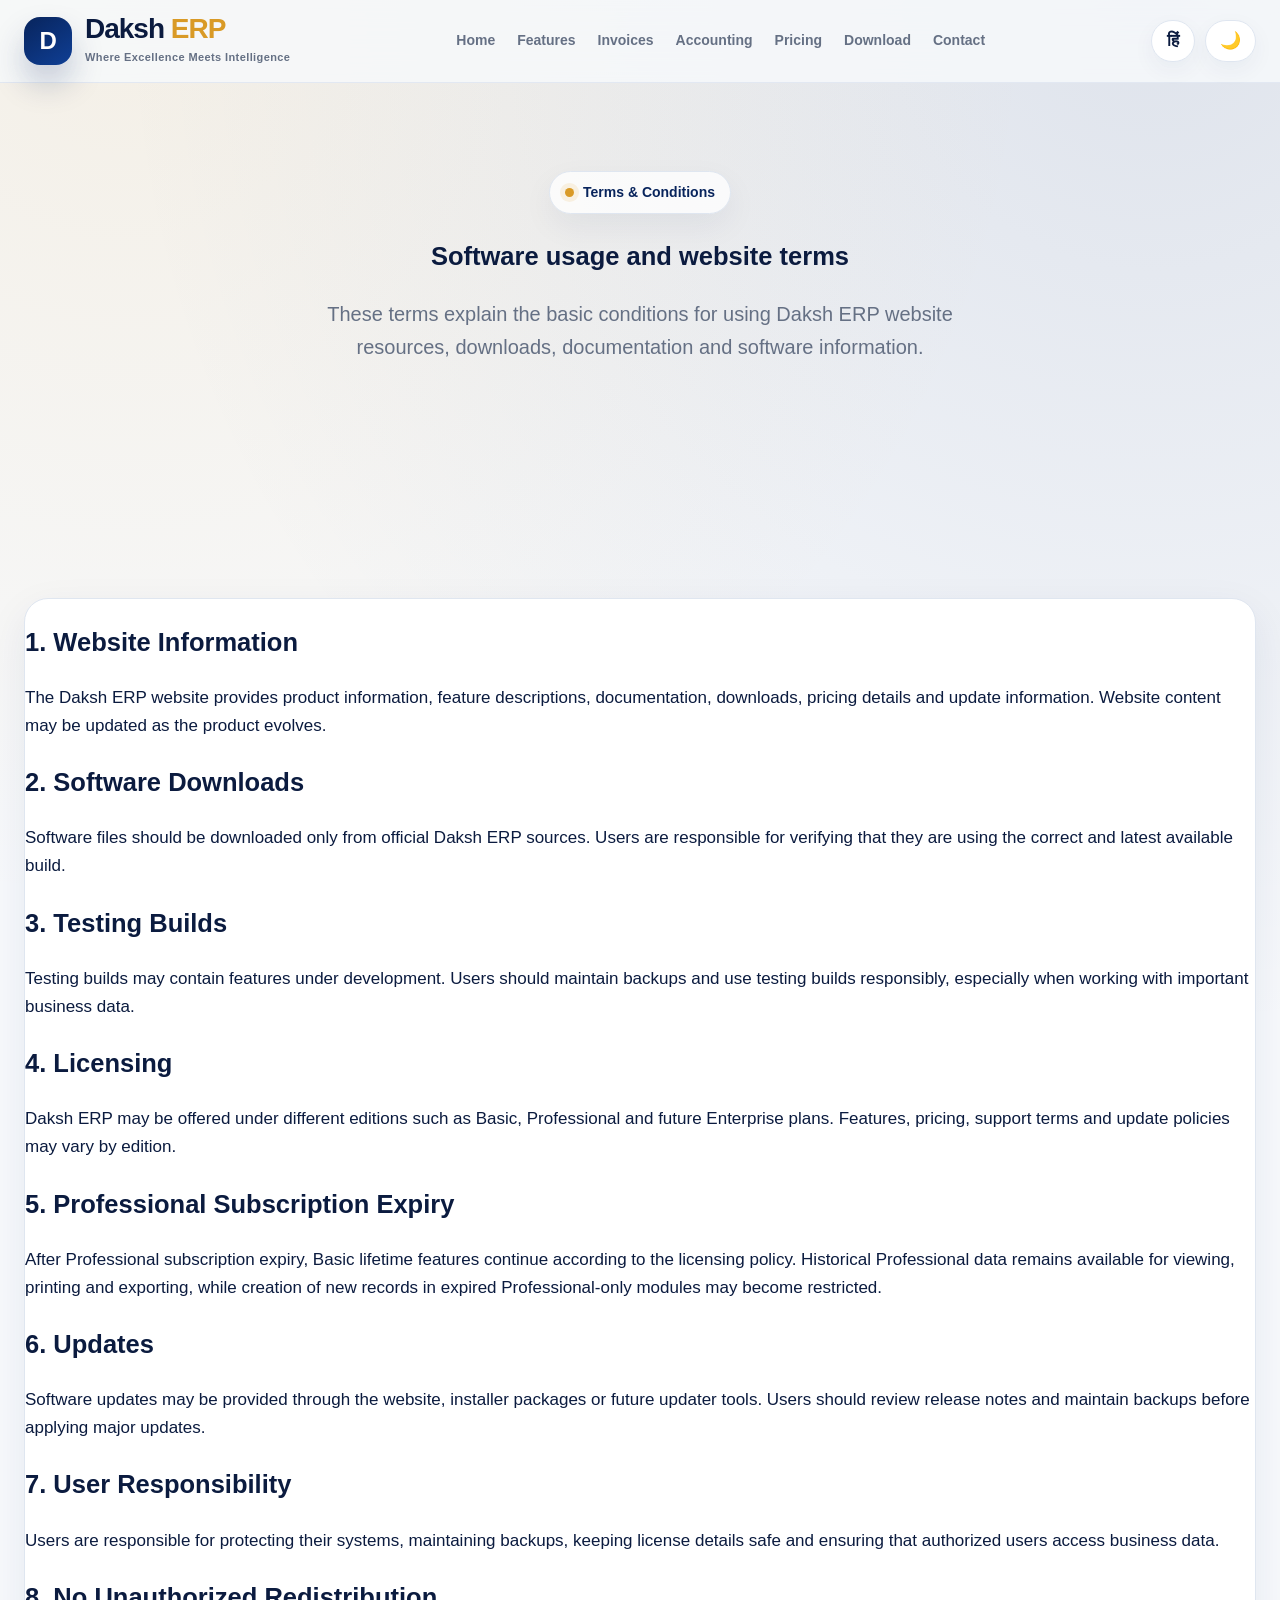
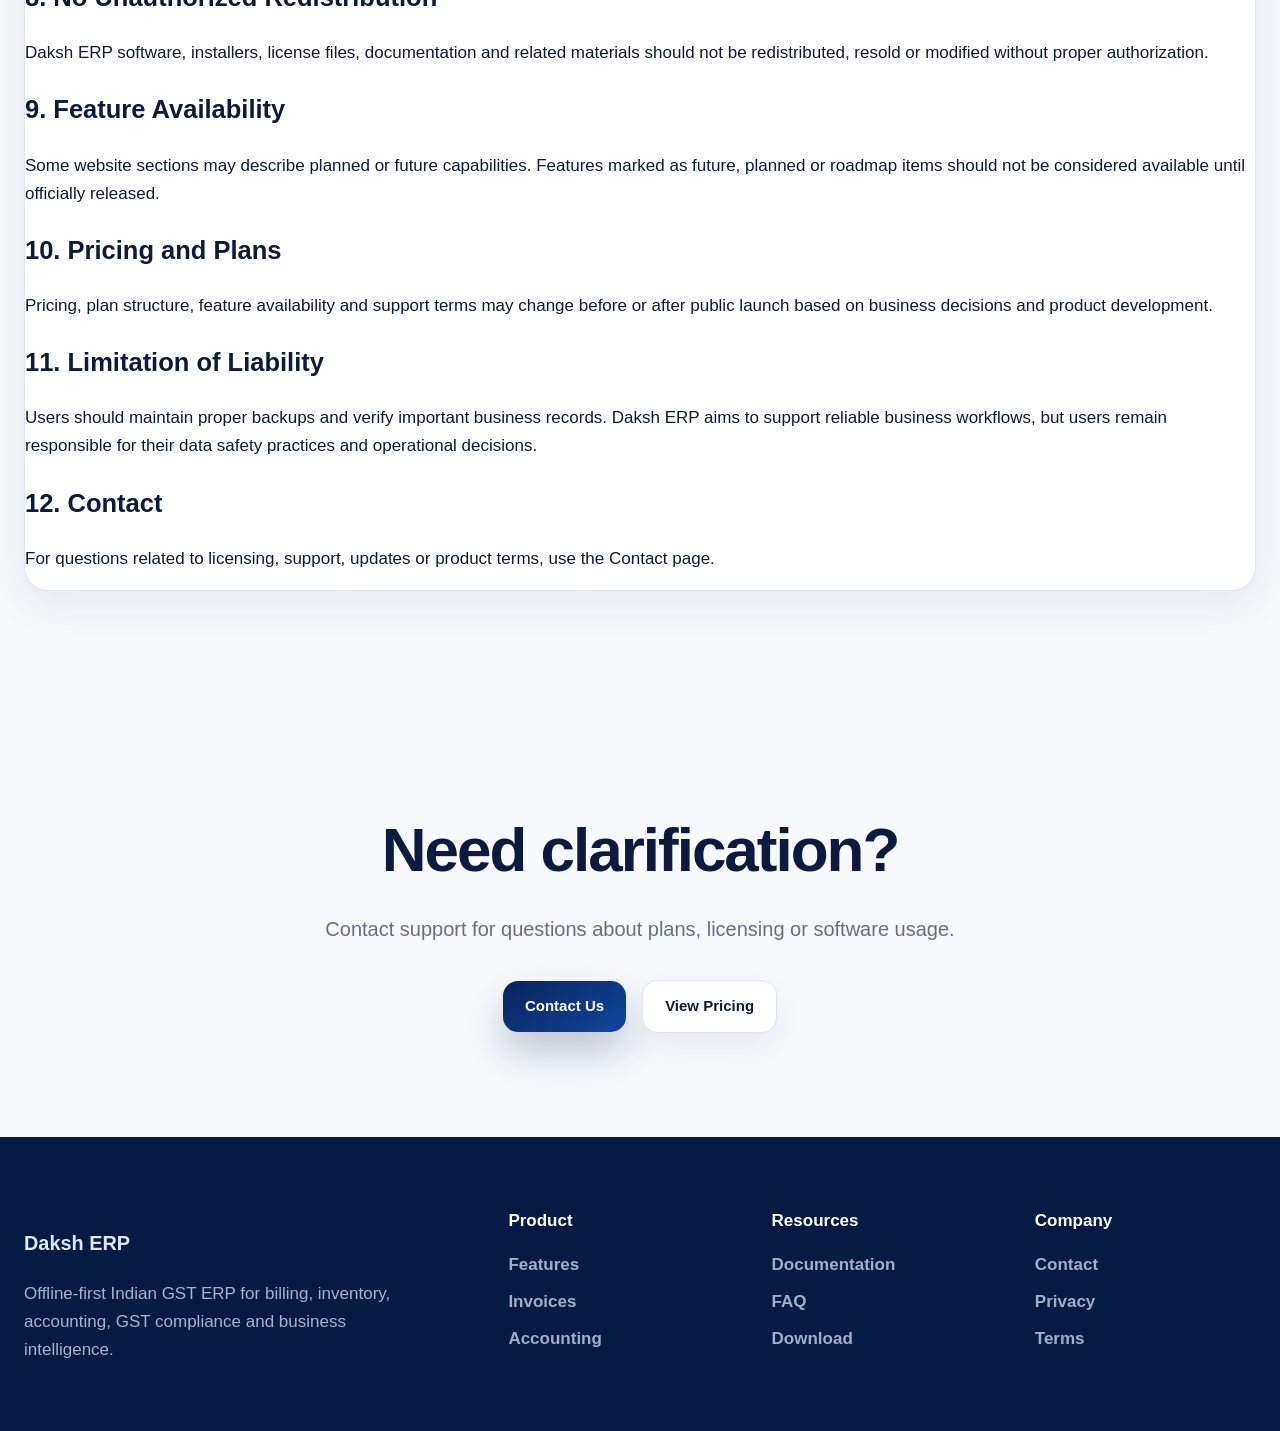
<file: terms.html>
<!doctype html>
<html lang="en" data-theme="light">

<head>
<meta charset="utf-8">
<meta name="viewport" content="width=device-width, initial-scale=1">

<title>Terms & Conditions | Daksh ERP</title>

<meta
name="description"
content="Terms and conditions for Daksh ERP website, downloads, licensing, updates and software usage.">

<link rel="stylesheet" href="assets/css/style.css">
</head>

<body>

<header class="site-header">
<div class="container nav-shell">

<a class="brand" href="index.html">
<span class="brand-mark">D</span>
<span>
<strong>Daksh <em>ERP</em></strong>
<small>Where Excellence Meets Intelligence</small>
</span>
</a>

<button class="mobile-menu-btn" id="mobileMenuButton">☰</button>

<nav class="main-nav" id="mainNavigation">
<a href="index.html">Home</a>
<a href="features.html">Features</a>
<a href="invoices.html">Invoices</a>
<a href="accounting.html">Accounting</a>
<a href="pricing.html">Pricing</a>
<a href="download.html">Download</a>
<a href="contact.html">Contact</a>
</nav>

<div class="nav-actions">
<button id="languageToggle" class="chip-btn">हिन्दी</button>
<button id="themeToggle" class="chip-btn">🌙</button>
</div>

</div>
</header>

<main>

<section class="hero-section">
<div class="container">
<div class="section-heading">
<span class="section-tag">Terms & Conditions</span>
<h1>Software usage and website terms</h1>
<p>
These terms explain the basic conditions for using Daksh ERP website resources, downloads, documentation and software information.
</p>
</div>
</div>
</section>

<section class="section">
<div class="container">

<div class="info-card">

<h2>1. Website Information</h2>
<p>
The Daksh ERP website provides product information, feature descriptions, documentation, downloads, pricing details and update information. Website content may be updated as the product evolves.
</p>

<h2>2. Software Downloads</h2>
<p>
Software files should be downloaded only from official Daksh ERP sources. Users are responsible for verifying that they are using the correct and latest available build.
</p>

<h2>3. Testing Builds</h2>
<p>
Testing builds may contain features under development. Users should maintain backups and use testing builds responsibly, especially when working with important business data.
</p>

<h2>4. Licensing</h2>
<p>
Daksh ERP may be offered under different editions such as Basic, Professional and future Enterprise plans. Features, pricing, support terms and update policies may vary by edition.
</p>

<h2>5. Professional Subscription Expiry</h2>
<p>
After Professional subscription expiry, Basic lifetime features continue according to the licensing policy. Historical Professional data remains available for viewing, printing and exporting, while creation of new records in expired Professional-only modules may become restricted.
</p>

<h2>6. Updates</h2>
<p>
Software updates may be provided through the website, installer packages or future updater tools. Users should review release notes and maintain backups before applying major updates.
</p>

<h2>7. User Responsibility</h2>
<p>
Users are responsible for protecting their systems, maintaining backups, keeping license details safe and ensuring that authorized users access business data.
</p>

<h2>8. No Unauthorized Redistribution</h2>
<p>
Daksh ERP software, installers, license files, documentation and related materials should not be redistributed, resold or modified without proper authorization.
</p>

<h2>9. Feature Availability</h2>
<p>
Some website sections may describe planned or future capabilities. Features marked as future, planned or roadmap items should not be considered available until officially released.
</p>

<h2>10. Pricing and Plans</h2>
<p>
Pricing, plan structure, feature availability and support terms may change before or after public launch based on business decisions and product development.
</p>

<h2>11. Limitation of Liability</h2>
<p>
Users should maintain proper backups and verify important business records. Daksh ERP aims to support reliable business workflows, but users remain responsible for their data safety practices and operational decisions.
</p>

<h2>12. Contact</h2>
<p>
For questions related to licensing, support, updates or product terms, use the Contact page.
</p>

</div>

</div>
</section>

<section class="section cta-section">
<div class="container">
<h2>Need clarification?</h2>
<p>
Contact support for questions about plans, licensing or software usage.
</p>

<div class="hero-actions center">
<a class="btn btn-primary" href="contact.html">Contact Us</a>
<a class="btn btn-outline" href="pricing.html">View Pricing</a>
</div>
</div>
</section>

</main>

<footer class="site-footer">
<div class="container footer-grid">

<div>
<h3>Daksh ERP</h3>
<p>
Offline-first Indian GST ERP for billing, inventory, accounting, GST compliance and business intelligence.
</p>
</div>

<div>
<h4>Product</h4>
<a href="features.html">Features</a>
<a href="invoices.html">Invoices</a>
<a href="accounting.html">Accounting</a>
</div>

<div>
<h4>Resources</h4>
<a href="documentation.html">Documentation</a>
<a href="faq.html">FAQ</a>
<a href="download.html">Download</a>
</div>

<div>
<h4>Company</h4>
<a href="contact.html">Contact</a>
<a href="privacy.html">Privacy</a>
<a href="terms.html">Terms</a>
</div>

</div>
</footer>

<script src="assets/js/app.js"></script>

</body>
</html>
</file>
<file: assets/css/style.css>
:root {
  --bg: #f7f9fc;
  --bg-soft: #eef3f9;
  --surface: #ffffff;
  --surface-2: #f3f6fb;
  --text: #0b1b3f;
  --muted: #657084;
  --muted-2: #8a94a6;
  --border: #dfe6f0;
  --primary: #08245c;
  --primary-2: #0f3f95;
  --accent: #d99a26;
  --accent-2: #f0b64d;
  --green: #16b981;
  --red: #e15b64;
  --shadow: 0 24px 70px rgba(8, 36, 92, 0.12);
  --shadow-soft: 0 14px 40px rgba(8, 36, 92, 0.08);
  --radius-xl: 32px;
  --radius-lg: 24px;
  --radius-md: 18px;
  --radius-sm: 12px;
  --container: 1240px;
  --header-height: 82px;
  --transition: 220ms ease;
}

[data-theme="dark"] {
  --bg: #07111f;
  --bg-soft: #0b1728;
  --surface: #0d1a2d;
  --surface-2: #13233a;
  --text: #f5f7fb;
  --muted: #b4bfce;
  --muted-2: #8794a8;
  --border: #20314b;
  --primary: #8cb6ff;
  --primary-2: #a8c7ff;
  --accent: #f2b84d;
  --accent-2: #ffd16f;
  --green: #56d99b;
  --red: #ff7b86;
  --shadow: 0 28px 80px rgba(0, 0, 0, 0.42);
  --shadow-soft: 0 16px 45px rgba(0, 0, 0, 0.28);
}

* {
  box-sizing: border-box;
}

html {
  scroll-behavior: smooth;
}

body {
  margin: 0;
  background:
    radial-gradient(circle at 10% 0%, rgba(217, 154, 38, 0.10), transparent 28%),
    radial-gradient(circle at 90% 0%, rgba(8, 36, 92, 0.10), transparent 32%),
    var(--bg);
  color: var(--text);
  font-family: Inter, "Segoe UI", Roboto, Arial, sans-serif;
  font-size: 17px;
  line-height: 1.65;
  -webkit-font-smoothing: antialiased;
  transition: background var(--transition), color var(--transition);
}

body.no-scroll {
  overflow: hidden;
}

a {
  color: inherit;
  text-decoration: none;
}

button,
input,
textarea,
select {
  font: inherit;
}

img {
  max-width: 100%;
  display: block;
}

.container {
  width: min(var(--container), calc(100% - 48px));
  margin-inline: auto;
}

.site-header {
  position: sticky;
  top: 0;
  z-index: 100;
  min-height: var(--header-height);
  background: rgba(247, 249, 252, 0.82);
  border-bottom: 1px solid rgba(223, 230, 240, 0.85);
  backdrop-filter: blur(18px);
  -webkit-backdrop-filter: blur(18px);
}

[data-theme="dark"] .site-header {
  background: rgba(7, 17, 31, 0.84);
  border-bottom-color: rgba(32, 49, 75, 0.9);
}

.nav-shell {
  min-height: var(--header-height);
  display: flex;
  align-items: center;
  justify-content: space-between;
  gap: 22px;
}

.brand {
  display: inline-flex;
  align-items: center;
  gap: 13px;
  flex-shrink: 0;
}

.brand-mark {
  width: 48px;
  height: 48px;
  border-radius: 16px;
  display: grid;
  place-items: center;
  color: #ffffff;
  background: linear-gradient(145deg, #08245c, #0f3f95);
  box-shadow: 0 18px 32px rgba(8, 36, 92, 0.22);
  font-size: 24px;
  font-weight: 900;
  letter-spacing: -0.5px;
}

.brand strong {
  display: block;
  font-size: 28px;
  line-height: 1;
  letter-spacing: -1px;
}

.brand em {
  font-style: normal;
  color: var(--accent);
}

.brand small {
  display: block;
  margin-top: 5px;
  font-size: 11px;
  color: var(--muted);
  font-weight: 700;
  letter-spacing: 0.4px;
}

.main-nav {
  display: flex;
  align-items: center;
  justify-content: center;
  gap: 22px;
  font-size: 14px;
  color: var(--muted);
  font-weight: 800;
}

.main-nav a {
  position: relative;
  padding: 10px 0;
}

.main-nav a::after {
  content: "";
  position: absolute;
  left: 0;
  right: 100%;
  bottom: 4px;
  height: 2px;
  border-radius: 99px;
  background: var(--accent);
  transition: right var(--transition);
}

.main-nav a:hover,
.main-nav a.active {
  color: var(--text);
}

.main-nav a:hover::after,
.main-nav a.active::after {
  right: 0;
}

.nav-actions {
  display: flex;
  align-items: center;
  gap: 10px;
}

.mobile-menu-btn,
.chip-btn,
.btn {
  border: 0;
  cursor: pointer;
}

.mobile-menu-btn {
  display: none;
  width: 44px;
  height: 44px;
  border-radius: 14px;
  background: var(--surface);
  color: var(--text);
  border: 1px solid var(--border);
  font-size: 22px;
}

.chip-btn {
  min-width: 44px;
  height: 42px;
  padding: 0 14px;
  border-radius: 999px;
  background: var(--surface);
  color: var(--text);
  border: 1px solid var(--border);
  box-shadow: 0 8px 22px rgba(8, 36, 92, 0.05);
  font-weight: 900;
  transition: transform var(--transition), border-color var(--transition), background var(--transition);
}

.chip-btn:hover {
  transform: translateY(-2px);
  border-color: rgba(217, 154, 38, 0.65);
}

.btn {
  display: inline-flex;
  align-items: center;
  justify-content: center;
  gap: 10px;
  min-height: 48px;
  padding: 13px 22px;
  border-radius: 15px;
  font-size: 15px;
  font-weight: 900;
  transition: transform var(--transition), box-shadow var(--transition), background var(--transition), border-color var(--transition);
  white-space: nowrap;
}

.btn:hover {
  transform: translateY(-2px);
}

.btn-large {
  min-height: 58px;
  padding: 16px 28px;
  border-radius: 18px;
  font-size: 17px;
}

.btn-primary {
  color: #ffffff;
  background: linear-gradient(145deg, #08245c, #11469e);
  box-shadow: 0 20px 38px rgba(8, 36, 92, 0.24);
}

.btn-primary:hover {
  box-shadow: 0 24px 48px rgba(8, 36, 92, 0.32);
}

.btn-outline {
  color: var(--text);
  background: var(--surface);
  border: 1px solid var(--border);
  box-shadow: 0 12px 30px rgba(8, 36, 92, 0.07);
}

.btn-outline:hover {
  border-color: rgba(217, 154, 38, 0.7);
}

.hero-section {
  padding: 88px 0 82px;
}

.hero-grid {
  display: grid;
  grid-template-columns: 1.02fr 0.98fr;
  align-items: center;
  gap: 58px;
}

.eyebrow,
.section-tag {
  display: inline-flex;
  align-items: center;
  gap: 9px;
  padding: 9px 15px;
  border-radius: 999px;
  color: var(--primary);
  background: rgba(255, 255, 255, 0.78);
  border: 1px solid var(--border);
  box-shadow: 0 12px 32px rgba(8, 36, 92, 0.06);
  font-size: 14px;
  font-weight: 900;
}

[data-theme="dark"] .eyebrow,
[data-theme="dark"] .section-tag {
  background: rgba(13, 26, 45, 0.86);
}

.section-tag::before {
  content: "";
  width: 9px;
  height: 9px;
  border-radius: 999px;
  background: var(--accent);
  box-shadow: 0 0 0 5px rgba(217, 154, 38, 0.12);
}

.hero-copy h1 {
  margin: 24px 0 8px;
  font-size: clamp(58px, 7.2vw, 98px);
  line-height: 0.95;
  letter-spacing: -4px;
}

.hero-copy h1 span {
  color: var(--accent);
}

.hero-copy h2 {
  margin: 0 0 22px;
  font-size: clamp(30px, 3.2vw, 46px);
  line-height: 1.18;
  letter-spacing: -1.4px;
  color: var(--accent);
}

.hero-copy p {
  max-width: 680px;
  color: var(--muted);
  font-size: 20px;
  line-height: 1.8;
  margin: 0;
}

.hero-actions {
  display: flex;
  align-items: center;
  gap: 16px;
  flex-wrap: wrap;
  margin-top: 34px;
}

.hero-actions.center {
  justify-content: center;
}

.trust-badges {
  display: flex;
  gap: 10px;
  flex-wrap: wrap;
  margin-top: 28px;
}

.trust-badges span {
  display: inline-flex;
  align-items: center;
  min-height: 38px;
  padding: 8px 13px;
  border-radius: 999px;
  background: var(--surface);
  border: 1px solid var(--border);
  color: var(--muted);
  font-size: 13px;
  font-weight: 900;
}

.hero-visual {
  position: relative;
}

.hero-visual::before {
  content: "";
  position: absolute;
  inset: -34px;
  border-radius: 44px;
  background:
    radial-gradient(circle at 20% 20%, rgba(217, 154, 38, 0.22), transparent 34%),
    radial-gradient(circle at 85% 75%, rgba(8, 36, 92, 0.20), transparent 35%);
  filter: blur(8px);
  z-index: -1;
}

.dashboard-mockup {
  background: rgba(255, 255, 255, 0.88);
  border: 1px solid var(--border);
  border-radius: 34px;
  padding: 24px;
  box-shadow: var(--shadow);
  backdrop-filter: blur(20px);
}

[data-theme="dark"] .dashboard-mockup {
  background: rgba(13, 26, 45, 0.92);
}

.mockup-top {
  display: flex;
  justify-content: space-between;
  align-items: center;
  padding-bottom: 18px;
  border-bottom: 1px solid var(--border);
  margin-bottom: 18px;
}

.mockup-top strong {
  font-size: 20px;
}

.mockup-top span {
  color: var(--muted-2);
}

.kpi-grid {
  display: grid;
  grid-template-columns: repeat(2, 1fr);
  gap: 14px;
}

.kpi-card,
.chart-card,
.health-card,
.feature-card,
.workflow-card,
.trust-panel,
.invoice-preview,
.price-card,
.faq-item,
.info-card {
  background: var(--surface);
  border: 1px solid var(--border);
  border-radius: var(--radius-lg);
  box-shadow: var(--shadow-soft);
}

.kpi-card {
  padding: 18px;
  min-height: 140px;
}

.kpi-card small,
.chart-card small,
.health-card small {
  display: block;
  color: var(--muted-2);
  font-size: 13px;
  font-weight: 900;
  text-transform: uppercase;
  letter-spacing: 0.08em;
}

.kpi-card strong {
  display: block;
  margin: 10px 0 4px;
  color: var(--text);
  font-size: 34px;
  letter-spacing: -1.4px;
}

.kpi-card span {
  color: var(--muted);
  font-size: 14px;
  font-weight: 800;
}

.positive {
  color: var(--green) !important;
}

.negative {
  color: var(--red) !important;
}

.chart-card,
.health-card {
  margin-top: 14px;
  padding: 18px;
}

.bars {
  height: 105px;
  display: flex;
  align-items: end;
  gap: 12px;
  padding-top: 22px;
}

.bars i {
  flex: 1;
  min-width: 18px;
  border-radius: 10px 10px 4px 4px;
  background: linear-gradient(180deg, #11469e, #08245c);
}

.health-bar {
  height: 14px;
  margin: 20px 0 10px;
  border-radius: 999px;
  background: var(--surface-2);
  overflow: hidden;
}

.health-bar span {
  display: block;
  width: 78%;
  height: 100%;
  border-radius: inherit;
  background: linear-gradient(90deg, var(--green), var(--accent));
}

.health-card p {
  margin: 0;
  color: var(--muted);
  display: flex;
  justify-content: space-between;
}

.section {
  padding: 104px 0;
}

.section.soft {
  background: linear-gradient(180deg, rgba(238, 243, 249, 0.75), rgba(238, 243, 249, 0.35));
  border-top: 1px solid var(--border);
  border-bottom: 1px solid var(--border);
}

[data-theme="dark"] .section.soft {
  background: linear-gradient(180deg, rgba(11, 23, 40, 0.8), rgba(11, 23, 40, 0.45));
}

.quote-section {
  padding: 88px 0;
  text-align: center;
  color: #ffffff;
  background:
    linear-gradient(135deg, rgba(8, 36, 92, 0.94), rgba(7, 21, 49, 0.98)),
    radial-gradient(circle at 20% 20%, rgba(217, 154, 38, 0.3), transparent 36%);
}

.quote-section h2 {
  max-width: 920px;
  margin: 0 auto 18px;
  font-size: clamp(34px, 4.8vw, 58px);
  line-height: 1.18;
  letter-spacing: -1.8px;
}

.quote-section p {
  max-width: 780px;
  margin: 0 auto;
  color: rgba(255, 255, 255, 0.76);
  font-size: 20px;
}

.section-heading {
  max-width: 850px;
  margin: 0 auto 48px;
  text-align: center;
}

.section-heading h2 {
  margin: 18px 0 12px;
  font-size: clamp(34px, 4.8vw, 58px);
  line-height: 1.08;
  letter-spacing: -2px;
}

.section-heading p {
  max-width: 720px;
  margin: 0 auto;
  color: var(--muted);
  font-size: 20px;
}

.card-grid {
  display: grid;
  gap: 22px;
}

.card-grid.three {
  grid-template-columns: repeat(3, 1fr);
}

.card-grid.four {
  grid-template-columns: repeat(4, 1fr);
}

.feature-card {
  padding: 28px;
  min-height: 230px;
  transition: transform var(--transition), box-shadow var(--transition), border-color var(--transition);
}

.feature-card:hover {
  transform: translateY(-6px);
  box-shadow: var(--shadow);
  border-color: rgba(217, 154, 38, 0.55);
}

.icon {
  width: 62px;
  height: 62px;
  border-radius: 20px;
  display: grid;
  place-items: center;
  background: linear-gradient(145deg, var(--surface-2), var(--surface));
  border: 1px solid var(--border);
  font-size: 26px;
  margin-bottom: 22px;
}

.feature-card h3 {
  margin: 0 0 12px;
  font-size: 24px;
  line-height: 1.25;
  letter-spacing: -0.7px;
}

.feature-card p {
  margin: 0;
  color: var(--muted);
}

.split-grid {
  display: grid;
  grid-template-columns: 1fr 1fr;
  gap: 54px;
  align-items: center;
}

.split-grid h2 {
  margin: 18px 0 18px;
  font-size: clamp(34px, 4vw, 54px);
  line-height: 1.12;
  letter-spacing: -1.8px;
}

.split-grid p {
  color: var(--muted);
  font-size: 19px;
}

.tick-list {
  list-style: none;
  margin: 28px 0;
  padding: 0;
}

.tick-list li {
  position: relative;
  padding: 9px 0 9px 34px;
  color: var(--muted);
  font-weight: 750;
}

.tick-list li::before {
  content: "✓";
  position: absolute;
  left: 0;
  top: 9px;
  width: 22px;
  height: 22px;
  display: grid;
  place-items: center;
  border-radius: 999px;
  color: #ffffff;
  background: var(--green);
  font-size: 13px;
  font-weight: 900;
}

.invoice-preview-stack {
  position: relative;
  min-height: 520px;
}

.invoice-preview {
  position: absolute;
  width: 72%;
  min-height: 270px;
  padding: 28px;
  background: var(--surface);
  transition: transform var(--transition);
}

.invoice-preview:hover {
  transform: translateY(-6px) rotate(0deg) !important;
}

.invoice-preview span {
  display: inline-flex;
  padding: 7px 12px;
  border-radius: 999px;
  background: var(--surface-2);
  color: var(--muted);
  font-size: 13px;
  font-weight: 900;
}

.invoice-preview h4 {
  margin: 30px 0 10px;
  font-size: 30px;
  color: var(--primary);
  letter-spacing: -1px;
}

.invoice-preview p {
  font-size: 16px;
}

.invoice-preview.a4 {
  left: 0;
  top: 0;
  transform: rotate(-4deg);
}

.invoice-preview.premium {
  right: 0;
  top: 110px;
  transform: rotate(4deg);
  border-color: rgba(217, 154, 38, 0.65);
}

.invoice-preview.thermal {
  left: 16%;
  bottom: 0;
  width: 54%;
  min-height: 230px;
  transform: rotate(-1deg);
}

.workflow-grid {
  display: grid;
  grid-template-columns: repeat(2, 1fr);
  gap: 26px;
}

.workflow-card {
  padding: 34px;
  text-align: center;
}

.workflow-card h3 {
  margin: 0 0 24px;
  font-size: 28px;
}

.workflow-card b {
  display: block;
  color: var(--accent);
  font-size: 26px;
  line-height: 1.7;
}

.flow-step {
  padding: 17px 22px;
  border-radius: 16px;
  background: var(--surface-2);
  border: 1px solid var(--border);
  color: var(--text);
  font-weight: 900;
}

.trust-section {
  background:
    radial-gradient(circle at 10% 10%, rgba(217, 154, 38, 0.16), transparent 32%),
    linear-gradient(135deg, rgba(8, 36, 92, 0.06), rgba(217, 154, 38, 0.06));
}

.trust-panel {
  padding: 12px;
  display: grid;
  gap: 12px;
}

.trust-panel div {
  padding: 18px;
  border-radius: 18px;
  background: var(--surface-2);
  border: 1px solid var(--border);
}

.trust-panel strong {
  display: block;
  margin-bottom: 6px;
  font-size: 18px;
}

.trust-panel span {
  display: block;
  color: var(--muted);
}

.cta-section {
  text-align: center;
}

.cta-section h2 {
  margin: 0 0 12px;
  font-size: clamp(36px, 5vw, 62px);
  letter-spacing: -2px;
}

.cta-section p {
  margin: 0 auto;
  max-width: 680px;
  color: var(--muted);
  font-size: 20px;
}

.site-footer {
  padding: 70px 0 50px;
  background: #061b43;
  color: #dce8ff;
}

.footer-grid {
  display: grid;
  grid-template-columns: 2fr 1fr 1fr 1fr;
  gap: 42px;
}

.footer-brand {
  margin-bottom: 20px;
}

.site-footer p {
  max-width: 380px;
  color: rgba(220, 232, 255, 0.74);
}

.site-footer h4 {
  margin: 0 0 16px;
  color: #ffffff;
}

.site-footer a:not(.brand) {
  display: block;
  margin: 9px 0;
  color: rgba(220, 232, 255, 0.72);
  font-weight: 700;
}

.site-footer a:hover {
  color: var(--accent-2);
}

.price-grid {
  display: grid;
  grid-template-columns: repeat(3, 1fr);
  gap: 22px;
}

.price-card {
  padding: 30px;
  position: relative;
}

.price-card.highlight {
  border: 2px solid var(--accent);
  transform: translateY(-8px);
}

.price-card h3 {
  margin: 18px 0 6px;
  font-size: 30px;
}

.price-card .price {
  font-size: 40px;
  font-weight: 950;
  color: var(--primary);
  letter-spacing: -1.5px;
}

.faq-list {
  max-width: 920px;
  margin: 0 auto;
}

.faq-item {
  margin-bottom: 14px;
  overflow: hidden;
}

.faq-question {
  padding: 20px 24px;
  display: flex;
  justify-content: space-between;
  gap: 18px;
  cursor: pointer;
  font-weight: 900;
}

.faq-answer {
  display: none;
  padding: 0 24px 22px;
  color: var(--muted);
}

.faq-item.open .faq-answer {
  display: block;
}

.table-wrap {
  overflow-x: auto;
  border-radius: var(--radius-lg);
  border: 1px solid var(--border);
  background: var(--surface);
}

table {
  width: 100%;
  border-collapse: collapse;
}

th,
td {
  padding: 16px 18px;
  text-align: left;
  border-bottom: 1px solid var(--border);
}

th {
  background: var(--surface-2);
  color: var(--text);
  font-weight: 900;
}

td {
  color: var(--muted);
}

.notice-box {
  padding: 22px;
  border-radius: var(--radius-lg);
  background: linear-gradient(135deg, rgba(217, 154, 38, 0.12), rgba(8, 36, 92, 0.08));
  border: 1px solid var(--border);
}

@media (max-width: 1120px) {
  .nav-download {
    display: none;
  }

  .main-nav {
    gap: 14px;
  }

  .card-grid.four {
    grid-template-columns: repeat(2, 1fr);
  }

  .hero-grid,
  .split-grid {
    grid-template-columns: 1fr;
  }

  .hero-copy {
    text-align: center;
  }

  .hero-copy p,
  .hero-actions,
  .trust-badges {
    justify-content: center;
    margin-inline: auto;
  }

  .invoice-preview-stack {
    min-height: 480px;
  }
}

@media (max-width: 860px) {
  :root {
    --header-height: 72px;
  }

  body {
    font-size: 16px;
  }

  .container {
    width: min(100% - 28px, var(--container));
  }

  .mobile-menu-btn {
    display: grid;
    place-items: center;
  }

  .main-nav {
    position: fixed;
    left: 14px;
    right: 14px;
    top: calc(var(--header-height) + 10px);
    display: none;
    flex-direction: column;
    align-items: stretch;
    padding: 18px;
    border-radius: 22px;
    background: var(--surface);
    border: 1px solid var(--border);
    box-shadow: var(--shadow);
  }

  .main-nav.open {
    display: flex;
  }

  .main-nav a {
    padding: 12px 14px;
    border-radius: 14px;
  }

  .main-nav a:hover,
  .main-nav a.active {
    background: var(--surface-2);
  }

  .main-nav a::after {
    display: none;
  }

  .brand-mark {
    width: 44px;
    height: 44px;
  }

  .brand strong {
    font-size: 24px;
  }

  .brand small {
    display: none;
  }

  .nav-actions {
    gap: 7px;
  }

  .chip-btn {
    height: 40px;
    padding: 0 11px;
  }

  .hero-section {
    padding: 54px 0 62px;
  }

  .hero-copy h1 {
    font-size: clamp(48px, 15vw, 72px);
    letter-spacing: -2px;
  }

  .hero-copy h2 {
    font-size: clamp(27px, 8vw, 40px);
  }

  .hero-copy p {
    font-size: 18px;
  }

  .btn-large,
  .hero-actions .btn {
    width: 100%;
  }

  .dashboard-mockup {
    padding: 18px;
    border-radius: 26px;
  }

  .kpi-grid,
  .workflow-grid,
  .price-grid,
  .card-grid.three,
  .card-grid.four,
  .footer-grid {
    grid-template-columns: 1fr;
  }

  .section {
    padding: 72px 0;
  }

  .quote-section {
    padding: 72px 0;
  }

  .quote-section h2,
  .section-heading h2,
  .split-grid h2,
  .cta-section h2 {
    letter-spacing: -1px;
  }

  .section-heading {
    margin-bottom: 34px;
  }

  .section-heading p,
  .quote-section p,
  .cta-section p {
    font-size: 18px;
  }

  .feature-card {
    min-height: auto;
  }

  .invoice-preview-stack {
    min-height: auto;
    display: grid;
    gap: 18px;
  }

  .invoice-preview {
    position: static;
    width: 100% !important;
    min-height: 220px;
    transform: none !important;
  }

  .footer-grid {
    gap: 24px;
  }
}

@media (max-width: 520px) {
  .brand strong {
    font-size: 21px;
  }

  .brand-mark {
    width: 40px;
    height: 40px;
    border-radius: 13px;
    font-size: 21px;
  }

  .chip-btn {
    min-width: 38px;
    font-size: 13px;
  }

  .nav-shell {
    gap: 10px;
  }

  .hero-copy h1 {
    font-size: 52px;
  }

  .hero-copy h2 {
    font-size: 30px;
  }

  .kpi-card strong {
    font-size: 30px;
  }

  .kpi-card {
    min-height: 118px;
  }

  .mockup-top {
    align-items: flex-start;
    gap: 8px;
    flex-direction: column;
  }

  .section-tag,
  .eyebrow {
    font-size: 13px;
  }

  .feature-card,
  .workflow-card,
  .price-card {
    padding: 24px;
  }
  .faq-tools {
  display: grid;
  grid-template-columns: 1fr 260px;
  gap: 16px;
  margin-bottom: 34px;
}

.faq-search,
.faq-select {
  width: 100%;
  min-height: 54px;
  padding: 0 18px;
  border-radius: 16px;
  border: 1px solid var(--border);
  background: var(--surface);
  color: var(--text);
  outline: none;
  box-shadow: var(--shadow-soft);
}

.faq-search:focus,
.faq-select:focus {
  border-color: var(--accent);
}

@media (max-width: 720px) {
  .faq-tools {
    grid-template-columns: 1fr;
  }
.release-timeline {
  display: grid;
  gap: 18px;
  max-width: 900px;
  margin: 0 auto;
}

.release-card {
  background: var(--surface);
  border: 1px solid var(--border);
  border-radius: var(--radius-lg);
  padding: 28px;
  box-shadow: var(--shadow-soft);
}

.release-card h3 {
  margin: 16px 0 8px;
  font-size: 28px;
}
}
</file>
